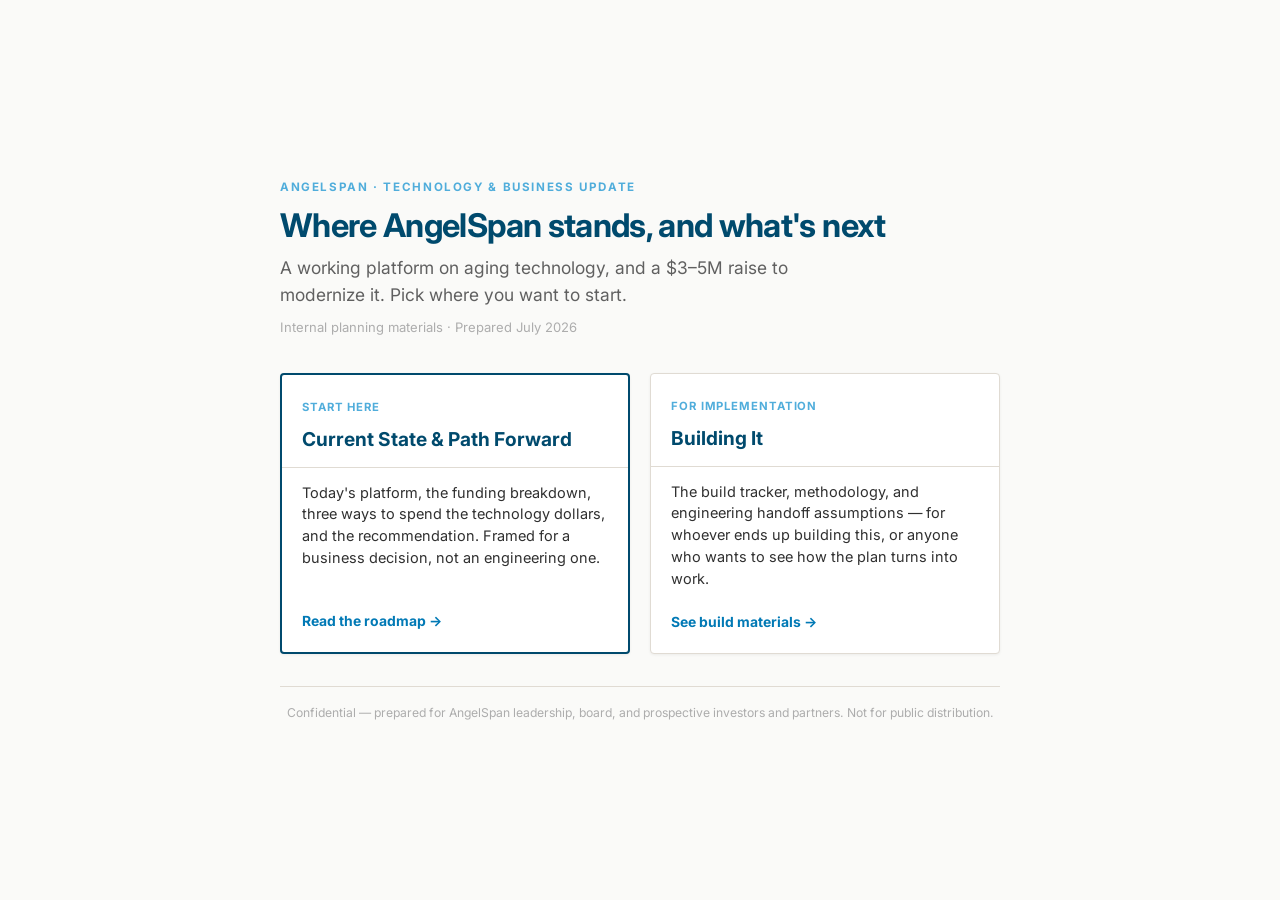
<file: index.html>
<!DOCTYPE html>
<html lang="en">
<head>
<meta charset="UTF-8">
<meta name="viewport" content="width=device-width, initial-scale=1.0">
<title>AngelSpan — Technology &amp; Business Update</title>
<link href="https://fonts.googleapis.com/css2?family=Inter:wght@400;500;600;700;800&display=swap" rel="stylesheet">
<link rel="stylesheet" href="shared.css">
<style>
  * { box-sizing: border-box; margin: 0; padding: 0; }
  :root {
    --color-primary: #004A6D;
    --color-primary-light: #0179B5;
    --color-primary-pale: #50ADDB;
    --color-bg: #FAFAF8;
    --color-surface: #F4F1EC;
    --color-raised: #FFFFFF;
    --color-border: #E0DBD3;
    --color-text: #303030;
    --color-text-secondary: #606060;
    --color-text-disabled: #ADADAD;
    --font-sans: 'Inter', -apple-system, BlinkMacSystemFont, 'Segoe UI', sans-serif;
  }
  @media (prefers-color-scheme: dark) {
    :root {
      --color-bg: #0F1219;
      --color-surface: #181C26;
      --color-raised: #1D2130;
      --color-border: #252B3A;
      --color-text: #E4E8F0;
      --color-text-secondary: #94A0B3;
      --color-text-disabled: #4E5870;
    }
  }
  html { font-size: clamp(14px, 0.5vw + 11px, 18px); -webkit-text-size-adjust: 100%; }
  body {
    font-family: var(--font-sans); background: var(--color-bg); color: var(--color-text);
    font-size: 0.9167rem; line-height: 1.6; min-height: 100vh;
    display: flex; align-items: center; justify-content: center; padding: 60px 24px;
  }

  .wrap { max-width: 720px; width: 100%; }
  .eyebrow { font-size: 0.6667rem; font-weight: 700; text-transform: uppercase; letter-spacing: .14em; color: var(--color-primary-pale); margin-bottom: 10px; }
  h1 { font-size: 1.875rem; font-weight: 700; color: var(--color-primary); letter-spacing: -.02em; line-height: 1.18; margin-bottom: 10px; text-wrap: balance; }
  .lead { font-size: 1rem; color: var(--color-text-secondary); line-height: 1.55; max-width: 560px; margin-bottom: 8px; }
  .hero-meta { font-size: 0.75rem; color: var(--color-text-disabled); margin-bottom: 36px; }

  .chooser { display: grid; grid-template-columns: 1fr 1fr; gap: 20px; }
  .choice-card { background: var(--color-raised); border: 1px solid var(--color-border); border-radius: 4px; box-shadow: 0 1px 3px rgba(0,0,0,0.06); display: flex; flex-direction: column; overflow: hidden; }
  .choice-card.primary { border: 2px solid var(--color-primary); }
  .choice-card .ch { padding: 18px 20px 12px; border-bottom: 1px solid var(--color-border); }
  .choice-card .ch .tag { font-size: 0.65rem; font-weight: 700; text-transform: uppercase; letter-spacing: .08em; color: var(--color-primary-pale); }
  .choice-card .ch h3 { font-size: 1.1rem; font-weight: 700; color: var(--color-primary); margin: 5px 0 0; }
  .choice-card .cb { padding: 14px 20px 6px; font-size: 0.8333rem; color: var(--color-text); line-height: 1.5; flex: 1; }
  .choice-card .cf { padding: 14px 20px 18px; }
  .choice-card .cf a { font-size: 0.8rem; font-weight: 700; color: var(--color-primary-light); text-decoration: none; }
  .choice-card .cf a:hover { text-decoration: underline; }

  .confidential-footer { margin-top: 32px; padding-top: 16px; border-top: 1px solid var(--color-border); font-size: 0.7rem; color: var(--color-text-disabled); text-align: center; }

  @media (max-width: 640px) {
    .chooser { grid-template-columns: 1fr; }
    body { padding: 40px 20px; align-items: flex-start; }
  }
</style>
</head>
<body>
<div class="wrap">
  <div class="eyebrow">AngelSpan · Technology &amp; Business Update</div>
  <h1>Where AngelSpan stands, and what's next</h1>
  <p class="lead">A working platform on aging technology, and a $3–5M raise to modernize it. Pick where you want to start.</p>
  <div class="hero-meta">Internal planning materials · Prepared July 2026</div>

  <div class="chooser">
    <div class="choice-card primary">
      <div class="ch"><span class="tag">Start here</span><h3>Current State &amp; Path Forward</h3></div>
      <div class="cb">Today's platform, the funding breakdown, three ways to spend the technology dollars, and the recommendation. Framed for a business decision, not an engineering one.</div>
      <div class="cf"><a href="roadmap_presentation.html">Read the roadmap →</a></div>
    </div>
    <div class="choice-card">
      <div class="ch"><span class="tag">For implementation</span><h3>Building It</h3></div>
      <div class="cb">The build tracker, methodology, and engineering handoff assumptions — for whoever ends up building this, or anyone who wants to see how the plan turns into work.</div>
      <div class="cf"><a href="prototype_dashboard.html">See build materials →</a></div>
    </div>
  </div>

  <div class="confidential-footer">Confidential — prepared for AngelSpan leadership, board, and prospective investors and partners. Not for public distribution.</div>
</div>
</body>
</html>
</file>
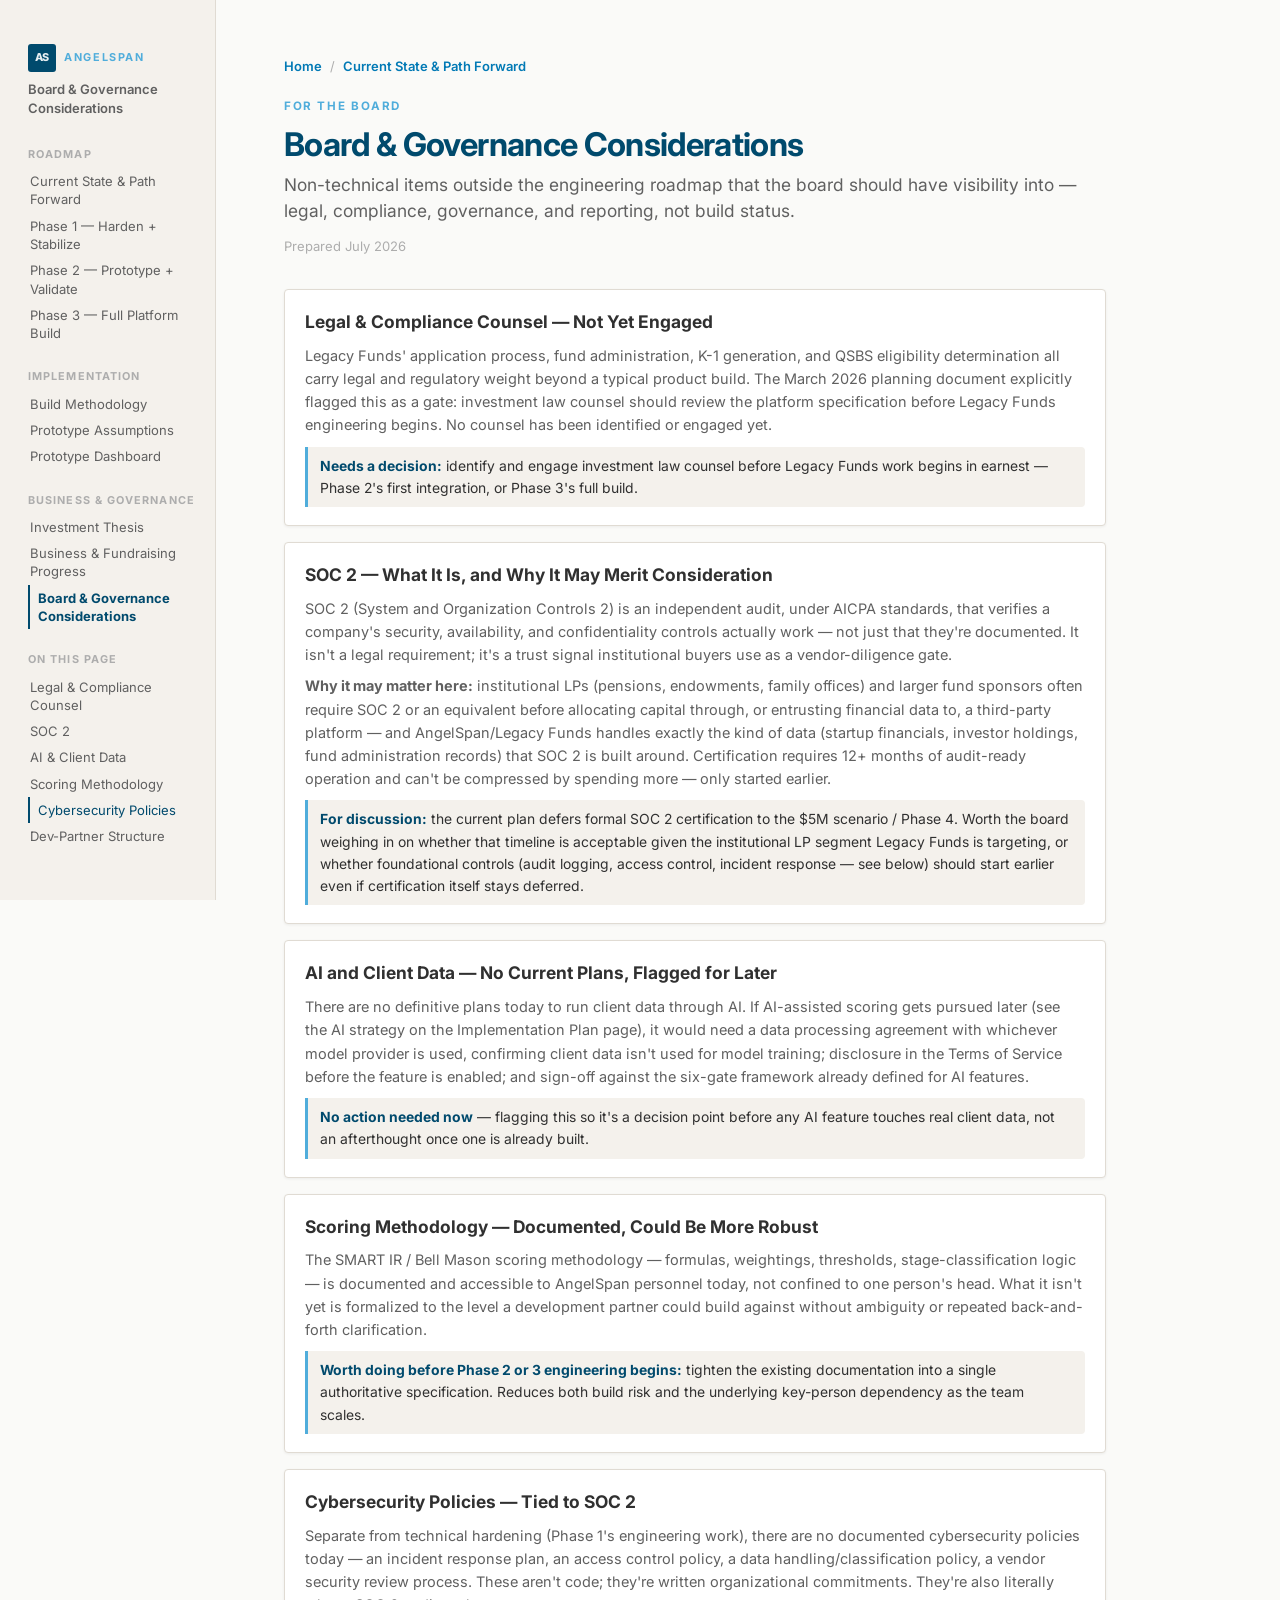
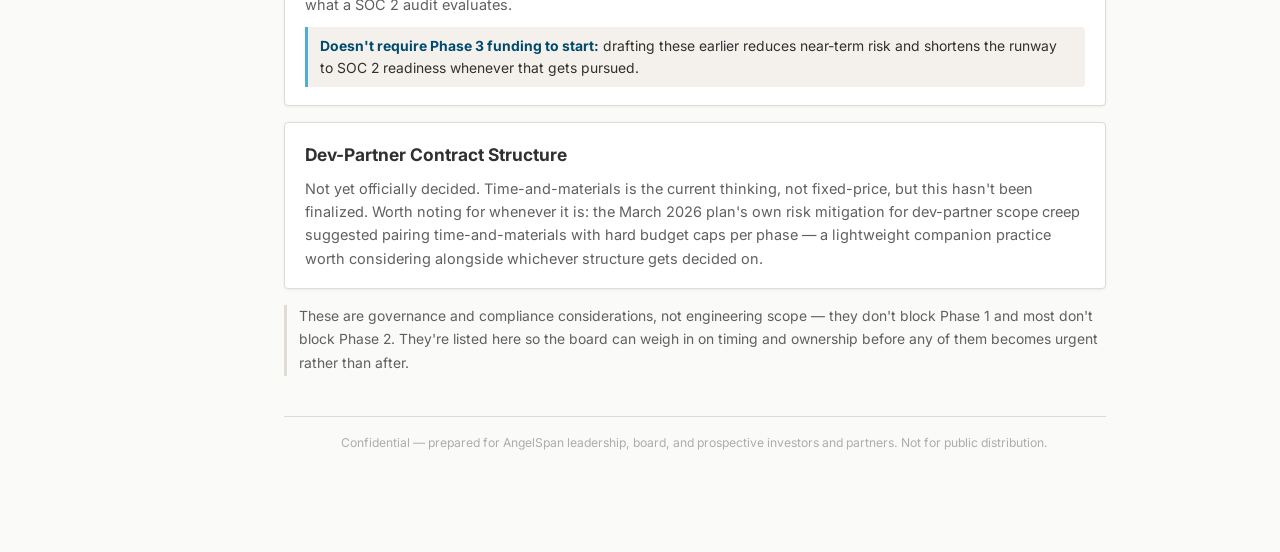
<file: board_considerations.html>
<!DOCTYPE html>
<html lang="en">
<head>
<meta charset="UTF-8">
<meta name="viewport" content="width=device-width, initial-scale=1.0">
<title>AngelSpan — Board &amp; Governance Considerations</title>
<link href="https://fonts.googleapis.com/css2?family=Inter:wght@400;500;600;700&display=swap" rel="stylesheet">
<link rel="stylesheet" href="shared.css">
<style>
  * { box-sizing: border-box; margin: 0; padding: 0; }
  :root {
    --color-primary: #004A6D;
    --color-primary-light: #0179B5;
    --color-primary-pale: #50ADDB;
    --color-bg: #FAFAF8;
    --color-surface: #F4F1EC;
    --color-raised: #FFFFFF;
    --color-border: #E0DBD3;
    --color-text: #303030;
    --color-text-secondary: #606060;
    --color-text-disabled: #ADADAD;
    --color-success: #2A6B3C;
    --color-success-bg: #F4FAF5;
    --color-warning: #FF8000;
    --color-warning-bg: #FFF8F0;
    --font-sans: 'Inter', -apple-system, BlinkMacSystemFont, 'Segoe UI', sans-serif;
  }
  @media (prefers-color-scheme: dark) {
    :root {
      --color-bg: #0F1219;
      --color-surface: #181C26;
      --color-raised: #1D2130;
      --color-border: #252B3A;
      --color-text: #E4E8F0;
      --color-text-secondary: #94A0B3;
      --color-text-disabled: #4E5870;
      --color-success-bg: rgba(42,107,60,.15);
      --color-warning-bg: rgba(255,128,0,.13);
    }
  }
  html { font-size: clamp(14px, 0.5vw + 11px, 18px); -webkit-text-size-adjust: 100%; }
  body { font-family: var(--font-sans); background: var(--color-bg); color: var(--color-text); font-size: 0.9167rem; line-height: 1.6; }

  .layout { display: grid; grid-template-columns: 216px 1fr; min-height: 100vh; }
  .toc { position: sticky; top: 0; height: 100vh; overflow-y: auto; padding: 44px 0 44px 28px; border-right: 1px solid var(--color-border); background: var(--color-surface); }
  .toc-brand { font-size: 0.625rem; font-weight: 700; text-transform: uppercase; letter-spacing: .15em; color: var(--color-primary-pale); margin-bottom: 4px; }
  .toc-title { font-size: 0.75rem; font-weight: 600; color: var(--color-text-secondary); margin-bottom: 28px; line-height: 1.45; max-width: 160px; }
  .toc-group { font-size: 0.625rem; font-weight: 700; text-transform: uppercase; letter-spacing: .1em; color: var(--color-text-disabled); margin: 18px 0 5px; }
  .toc nav a { display: block; font-size: 0.75rem; color: var(--color-text-secondary); text-decoration: none; padding: 4px 12px 4px 0; border-left: 2px solid transparent; line-height: 1.4; transition: color .12s, border-color .12s, padding-left .12s; }
  .toc nav a:hover, .toc nav a.on { color: var(--color-primary); border-left-color: var(--color-primary); padding-left: 8px; }
  .toc-pages { margin-bottom: 22px; }
  .toc-pages a { display: block; font-size: 0.75rem; color: var(--color-text-secondary); text-decoration: none; padding: 4px 12px 4px 0; border-left: 2px solid transparent; line-height: 1.4; transition: color .12s, border-color .12s, padding-left .12s; }
  .toc-pages a:hover { color: var(--color-primary-light); border-left-color: var(--color-primary-light); padding-left: 8px; }
  .toc-pages a.page-active { color: var(--color-primary); font-weight: 700; border-left-color: var(--color-primary); padding-left: 8px; }
  .toc-mark { width: 28px; height: 28px; background: var(--color-primary); border-radius: 3px; display: inline-flex; align-items: center; justify-content: center; flex-shrink: 0; }
  .toc-mark span { color: rgba(255,255,255,.9); font-size: 0.625rem; font-weight: 800; letter-spacing: -.02em; }
  .toc-wordmark { display: flex; align-items: center; gap: 8px; margin-bottom: 8px; text-decoration: none; }
  .toc-wordmark:hover .toc-name { color: var(--color-primary-light); }
  .toc-name { font-size: 0.625rem; font-weight: 700; text-transform: uppercase; letter-spacing: .15em; color: var(--color-primary-pale); }

  .content { padding: 56px 68px 100px; max-width: min(1400px, 90%); }
  .eyebrow { font-size: 0.6667rem; font-weight: 700; text-transform: uppercase; letter-spacing: .14em; color: var(--color-primary-pale); margin-bottom: 10px; }
  h1 { font-size: 1.875rem; font-weight: 700; color: var(--color-primary); letter-spacing: -.02em; line-height: 1.18; margin-bottom: 8px; text-wrap: balance; }
  .subtitle { font-size: 1rem; color: var(--color-text-secondary); margin-bottom: 12px; line-height: 1.5; max-width: min(900px, 100%); }
  .hero-meta { font-size: 0.75rem; color: var(--color-text-disabled); margin-bottom: 32px; }

  .board-item { background: var(--color-raised); border: 1px solid var(--color-border); border-radius: 4px; padding: 18px 20px; margin-bottom: 16px; box-shadow: 0 1px 3px rgba(0,0,0,0.06); }
  .board-item .bi-head { display: flex; align-items: center; justify-content: space-between; gap: 12px; margin-bottom: 8px; flex-wrap: wrap; }
  .board-item h3 { font-size: 1rem; font-weight: 700; color: var(--color-text); }
  .board-item p { font-size: 0.8333rem; color: var(--color-text-secondary); line-height: 1.6; margin-bottom: 8px; }
  .board-item p:last-child { margin-bottom: 0; }
  .board-item .bi-action { font-size: 0.8rem; color: var(--color-text); background: var(--color-surface); border-left: 3px solid var(--color-primary-pale); padding: 8px 12px; border-radius: 0 4px 4px 0; margin-top: 10px; }
  .board-item .bi-action strong { color: var(--color-primary); }


  .caveat { font-size: 0.8rem; color: var(--color-text-secondary); border-left: 3px solid var(--color-border); padding-left: 12px; line-height: 1.7; }
  .confidential-footer { margin-top: 40px; padding-top: 16px; border-top: 1px solid var(--color-border); font-size: 0.7rem; color: var(--color-text-disabled); text-align: center; }

  @media (max-width: 760px) {
    .layout { grid-template-columns: 1fr; }
    .toc { display: none; }
    .content { padding: 32px 24px 64px; max-width: 100%; }
  }
</style>
</head>
<body>
<div class="layout">

<nav class="toc">
  <a href="index.html" class="toc-wordmark" title="Home">
    <div class="toc-mark"><span>AS</span></div>
    <span class="toc-name">AngelSpan</span>
  </a>
  <div class="toc-title">Board &amp; Governance Considerations</div>

  <div class="toc-group">Roadmap</div>
  <div class="toc-pages">
    <a href="roadmap_presentation.html">Current State &amp; Path Forward</a>
    <a href="phase1_harden_stabilize.html">Phase 1 — Harden + Stabilize</a>
    <a href="phase2_prototype_validate.html">Phase 2 — Prototype + Validate</a>
    <a href="phase3_full_build.html">Phase 3 — Full Platform Build</a>
  </div>

  <div class="toc-group">Implementation</div>
  <div class="toc-pages">
    <a href="dashboard_strategy.html">Build Methodology</a>
    <a href="prototype_assumptions.html">Prototype Assumptions</a>
    <a href="prototype_dashboard.html">Prototype Dashboard</a>
  </div>

  <div class="toc-group">Business &amp; Governance</div>
  <div class="toc-pages">
    <a href="investment_thesis.html">Investment Thesis</a>
    <a href="progress_dashboard.html">Business &amp; Fundraising Progress</a>
    <a href="board_considerations.html" class="page-active">Board &amp; Governance Considerations</a>
  </div>

  <nav>
    <div class="toc-group">On This Page</div>
    <a href="#legal">Legal &amp; Compliance Counsel</a>
    <a href="#soc2">SOC 2</a>
    <a href="#ai-data">AI &amp; Client Data</a>
    <a href="#keyperson">Scoring Methodology</a>
    <a href="#cyberpolicy">Cybersecurity Policies</a>
    <a href="#devpartner">Dev-Partner Structure</a>
  </nav>
</nav>

<main class="content">

  <nav class="back-nav">
    <a href="index.html">Home</a>
    <span class="sep">/</span>
    <a href="roadmap_presentation.html">Current State &amp; Path Forward</a>
  </nav>

  <div class="eyebrow">For the Board</div>
  <h1>Board &amp; Governance Considerations</h1>
  <p class="subtitle">Non-technical items outside the engineering roadmap that the board should have visibility into — legal, compliance, governance, and reporting, not build status.</p>
  <div class="hero-meta">Prepared July 2026</div>

  <div class="board-item" id="legal">
    <div class="bi-head"><h3>Legal &amp; Compliance Counsel — Not Yet Engaged</h3></div>
    <p>Legacy Funds' application process, fund administration, K-1 generation, and QSBS eligibility determination all carry legal and regulatory weight beyond a typical product build. The March 2026 planning document explicitly flagged this as a gate: investment law counsel should review the platform specification before Legacy Funds engineering begins. No counsel has been identified or engaged yet.</p>
    <div class="bi-action"><strong>Needs a decision:</strong> identify and engage investment law counsel before Legacy Funds work begins in earnest — Phase 2's first integration, or Phase 3's full build.</div>
  </div>

  <div class="board-item" id="soc2">
    <div class="bi-head"><h3>SOC 2 — What It Is, and Why It May Merit Consideration</h3></div>
    <p>SOC 2 (System and Organization Controls 2) is an independent audit, under AICPA standards, that verifies a company's security, availability, and confidentiality controls actually work — not just that they're documented. It isn't a legal requirement; it's a trust signal institutional buyers use as a vendor-diligence gate.</p>
    <p><strong>Why it may matter here:</strong> institutional LPs (pensions, endowments, family offices) and larger fund sponsors often require SOC 2 or an equivalent before allocating capital through, or entrusting financial data to, a third-party platform — and AngelSpan/Legacy Funds handles exactly the kind of data (startup financials, investor holdings, fund administration records) that SOC 2 is built around. Certification requires 12+ months of audit-ready operation and can't be compressed by spending more — only started earlier.</p>
    <div class="bi-action"><strong>For discussion:</strong> the current plan defers formal SOC 2 certification to the $5M scenario / Phase 4. Worth the board weighing in on whether that timeline is acceptable given the institutional LP segment Legacy Funds is targeting, or whether foundational controls (audit logging, access control, incident response — see below) should start earlier even if certification itself stays deferred.</div>
  </div>

  <div class="board-item" id="ai-data">
    <div class="bi-head"><h3>AI and Client Data — No Current Plans, Flagged for Later</h3></div>
    <p>There are no definitive plans today to run client data through AI. If AI-assisted scoring gets pursued later (see the AI strategy on the Implementation Plan page), it would need a data processing agreement with whichever model provider is used, confirming client data isn't used for model training; disclosure in the Terms of Service before the feature is enabled; and sign-off against the six-gate framework already defined for AI features.</p>
    <div class="bi-action"><strong>No action needed now</strong> — flagging this so it's a decision point before any AI feature touches real client data, not an afterthought once one is already built.</div>
  </div>

  <div class="board-item" id="keyperson">
    <div class="bi-head"><h3>Scoring Methodology — Documented, Could Be More Robust</h3></div>
    <p>The SMART IR / Bell Mason scoring methodology — formulas, weightings, thresholds, stage-classification logic — is documented and accessible to AngelSpan personnel today, not confined to one person's head. What it isn't yet is formalized to the level a development partner could build against without ambiguity or repeated back-and-forth clarification.</p>
    <div class="bi-action"><strong>Worth doing before Phase 2 or 3 engineering begins:</strong> tighten the existing documentation into a single authoritative specification. Reduces both build risk and the underlying key-person dependency as the team scales.</div>
  </div>

  <div class="board-item" id="cyberpolicy">
    <div class="bi-head"><h3>Cybersecurity Policies — Tied to SOC 2</h3></div>
    <p>Separate from technical hardening (Phase 1's engineering work), there are no documented cybersecurity policies today — an incident response plan, an access control policy, a data handling/classification policy, a vendor security review process. These aren't code; they're written organizational commitments. They're also literally what a SOC 2 audit evaluates.</p>
    <div class="bi-action"><strong>Doesn't require Phase 3 funding to start:</strong> drafting these earlier reduces near-term risk and shortens the runway to SOC 2 readiness whenever that gets pursued.</div>
  </div>

  <div class="board-item" id="devpartner">
    <div class="bi-head"><h3>Dev-Partner Contract Structure</h3></div>
    <p>Not yet officially decided. Time-and-materials is the current thinking, not fixed-price, but this hasn't been finalized. Worth noting for whenever it is: the March 2026 plan's own risk mitigation for dev-partner scope creep suggested pairing time-and-materials with hard budget caps per phase — a lightweight companion practice worth considering alongside whichever structure gets decided on.</p>
  </div>

  <div class="caveat">
    <p>These are governance and compliance considerations, not engineering scope — they don't block Phase 1 and most don't block Phase 2. They're listed here so the board can weigh in on timing and ownership before any of them becomes urgent rather than after.</p>
  </div>

  <div class="confidential-footer">Confidential — prepared for AngelSpan leadership, board, and prospective investors and partners. Not for public distribution.</div>

</main>
</div>

<script>
const secs = document.querySelectorAll('.board-item[id]');
const links = document.querySelectorAll('.toc nav a');
const io = new IntersectionObserver(entries => {
  entries.forEach(e => {
    if (e.isIntersecting) {
      links.forEach(l => l.classList.remove('on'));
      const a = document.querySelector(`.toc nav a[href="#${e.target.id}"]`);
      if (a) a.classList.add('on');
    }
  });
}, { rootMargin: '-15% 0px -75% 0px' });
secs.forEach(s => io.observe(s));
</script>
</body>
</html>
</file>
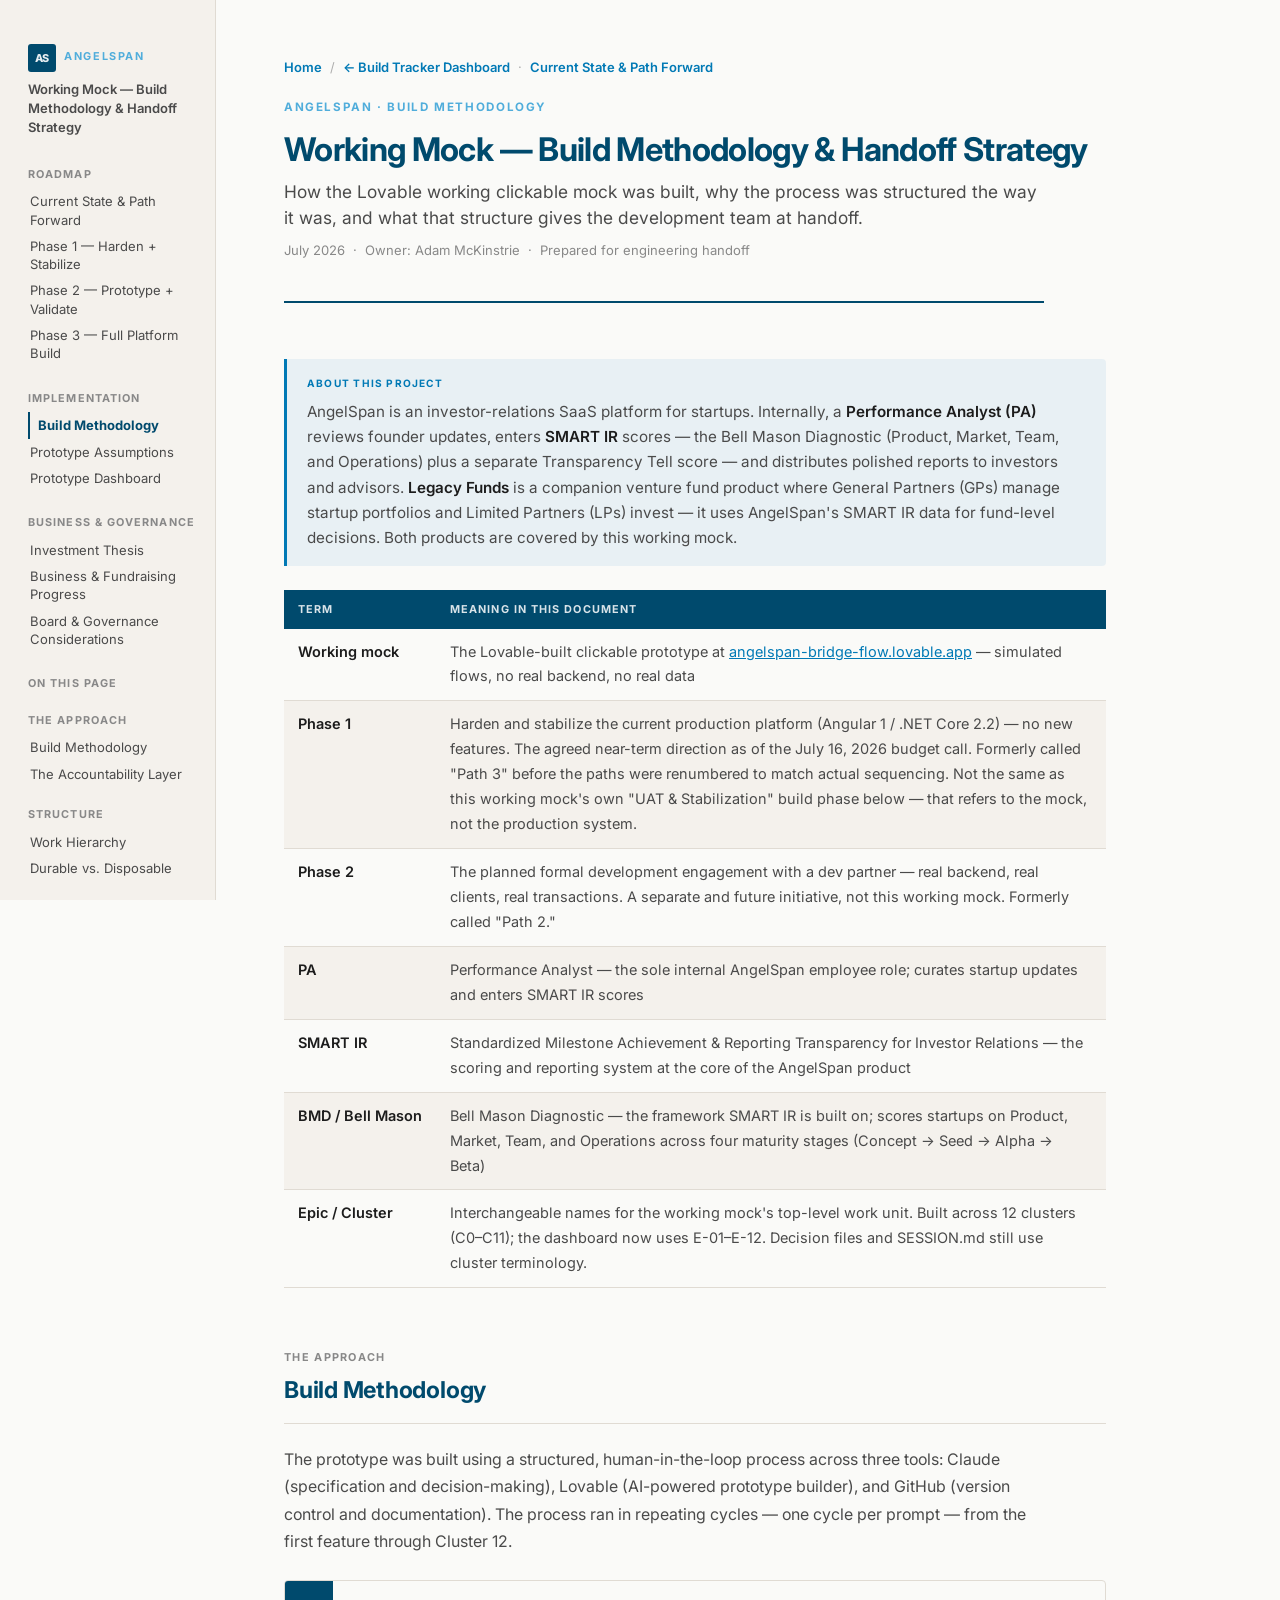
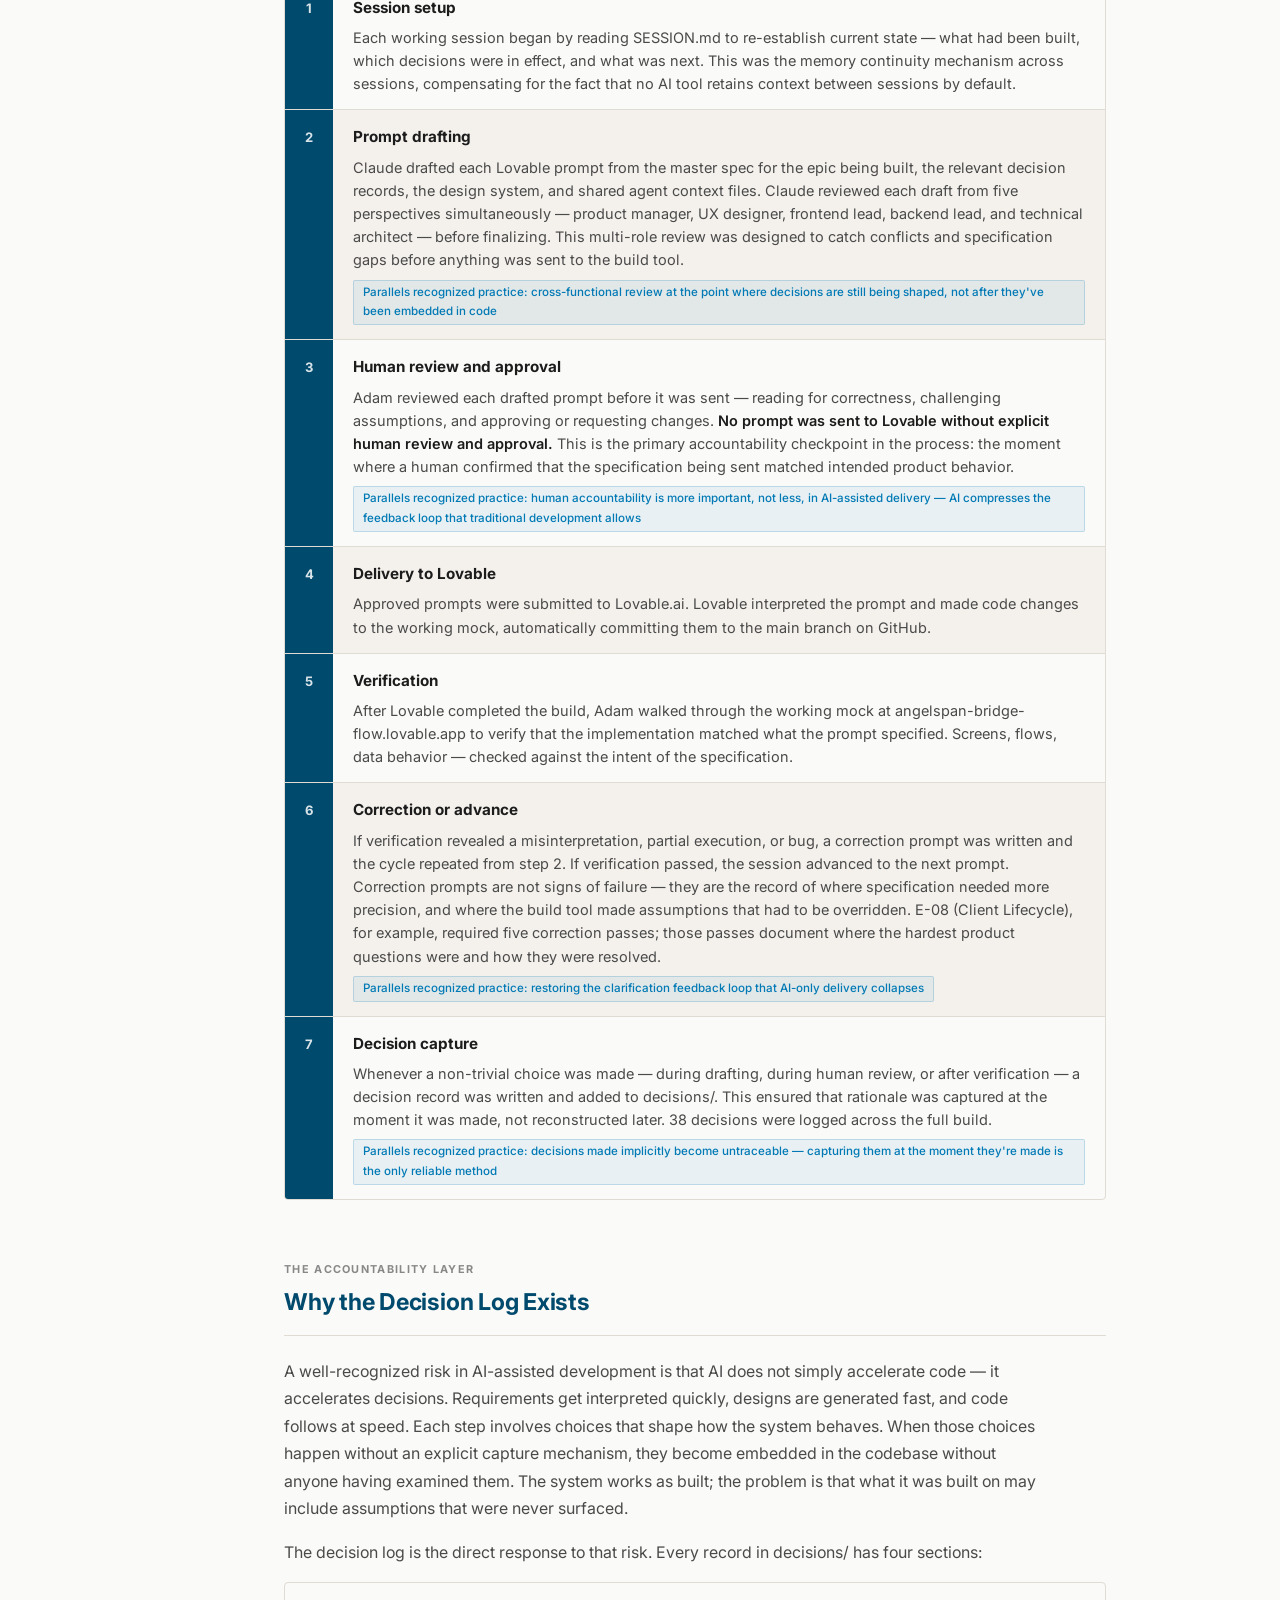
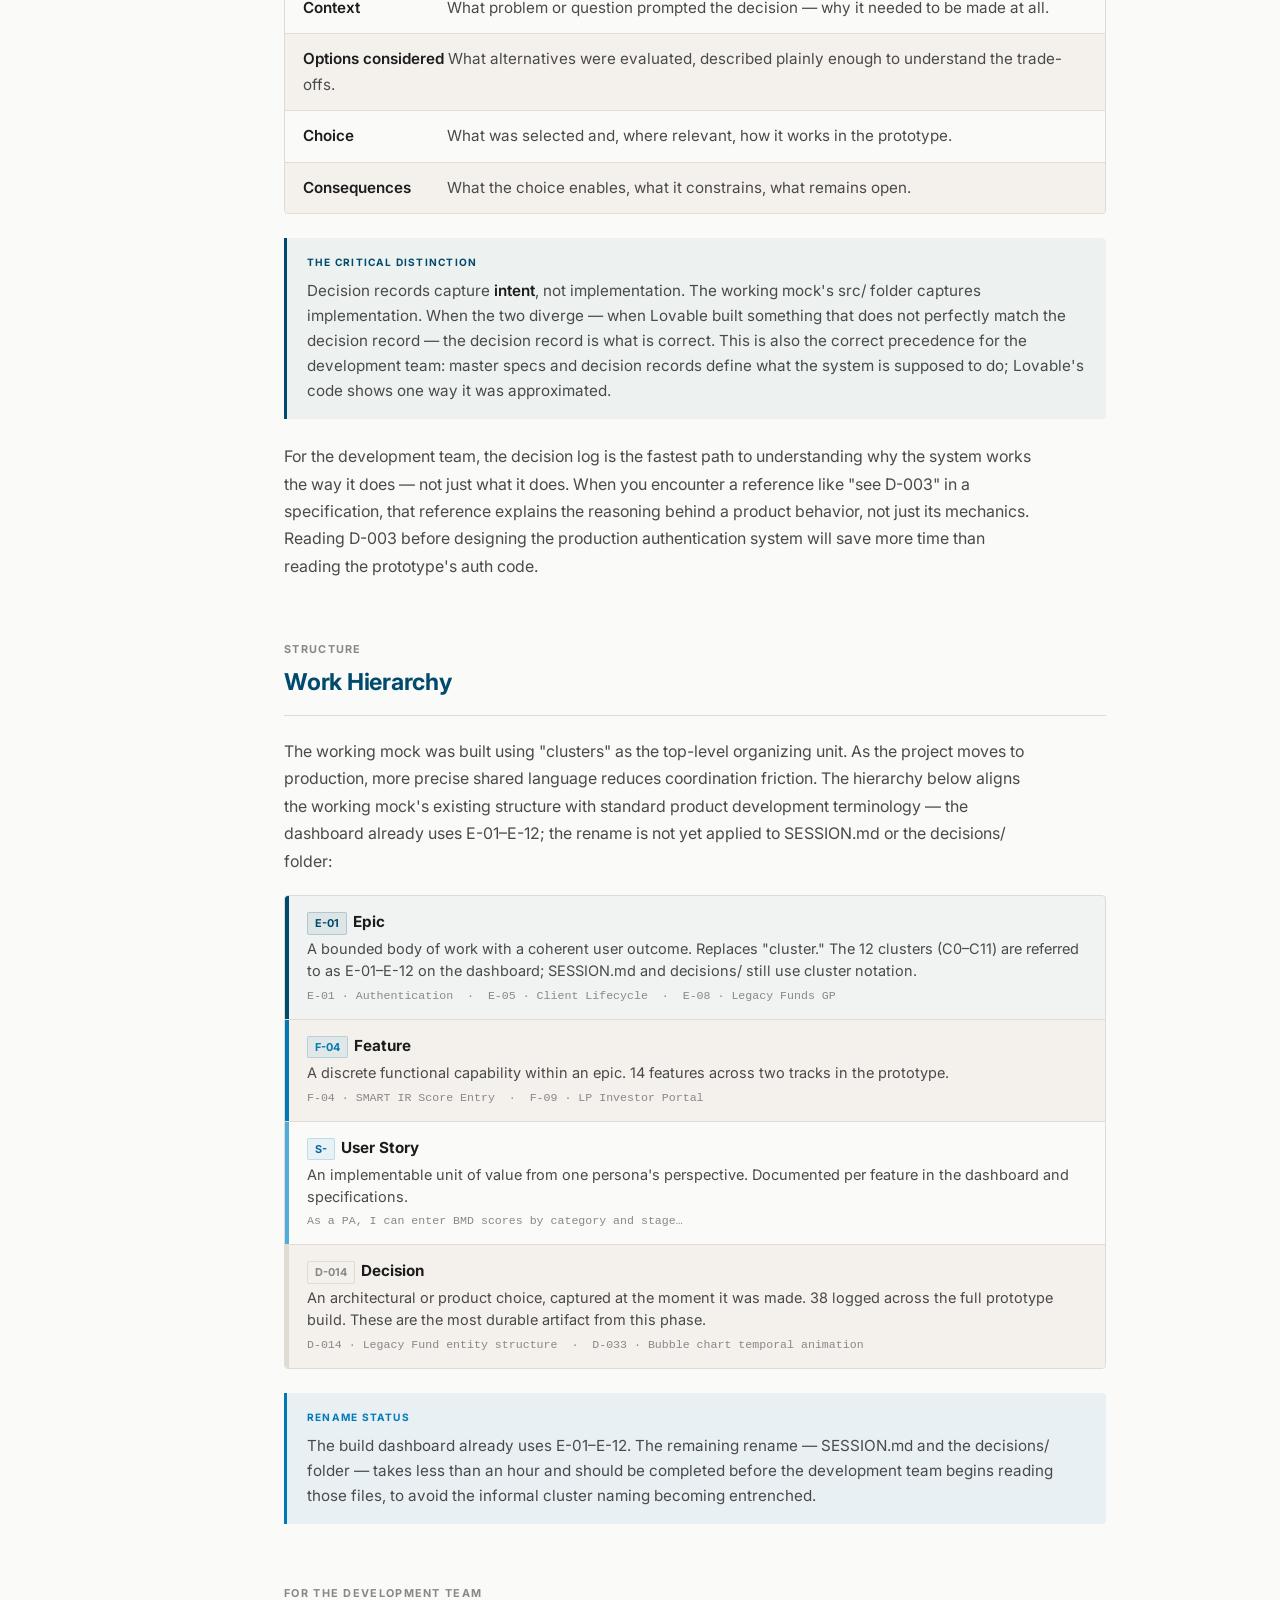
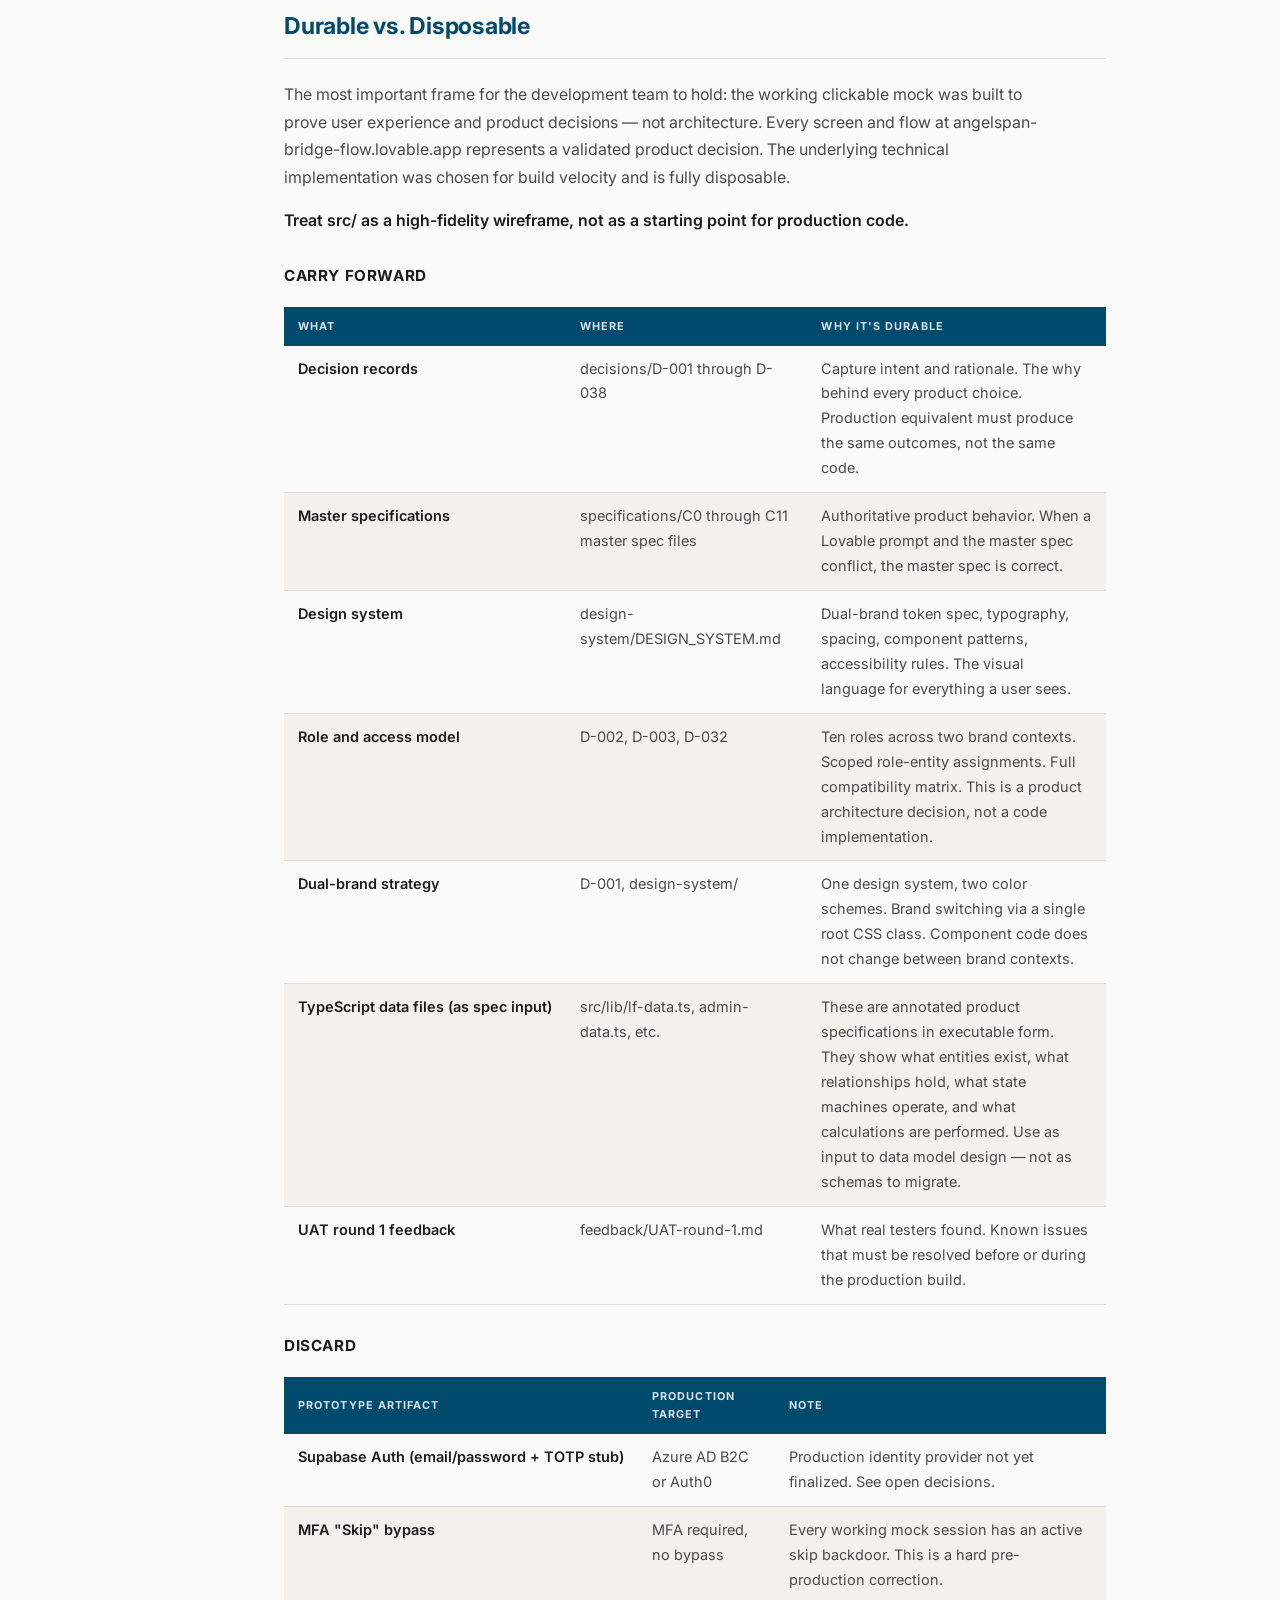
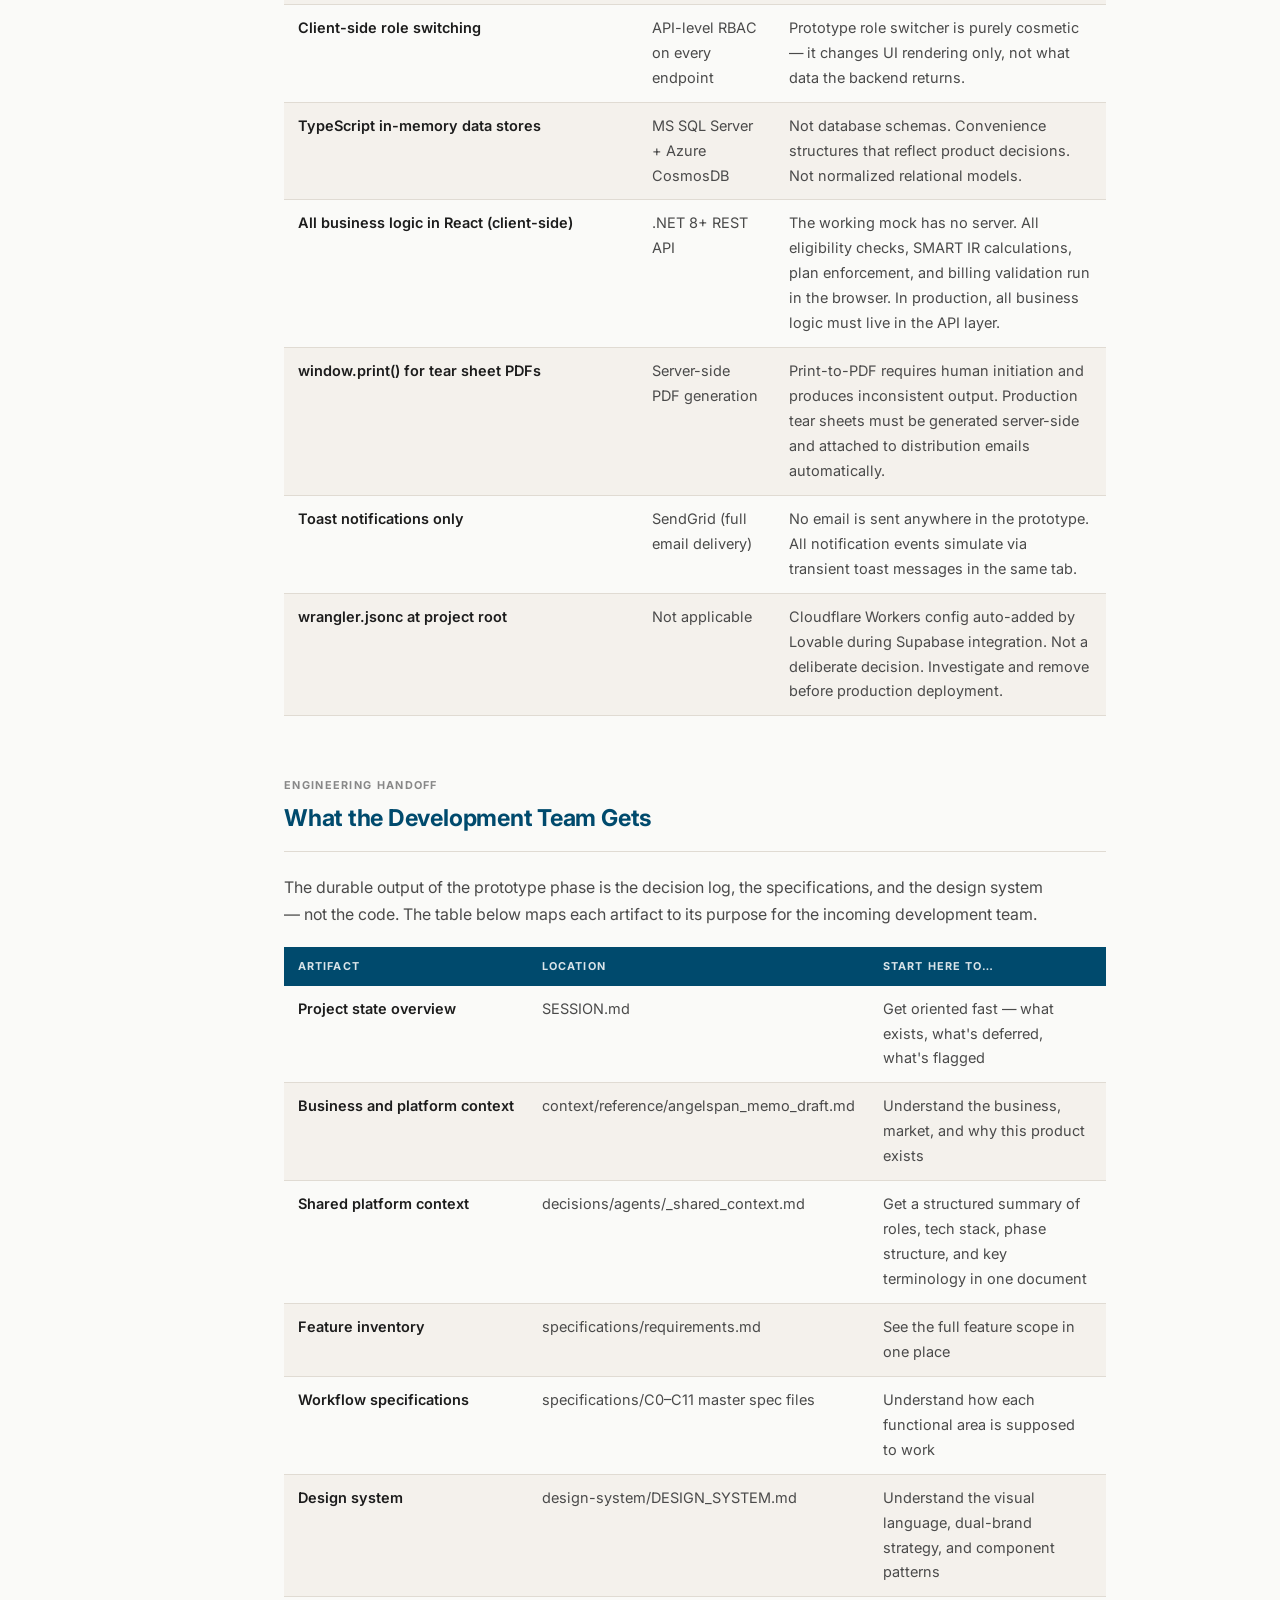
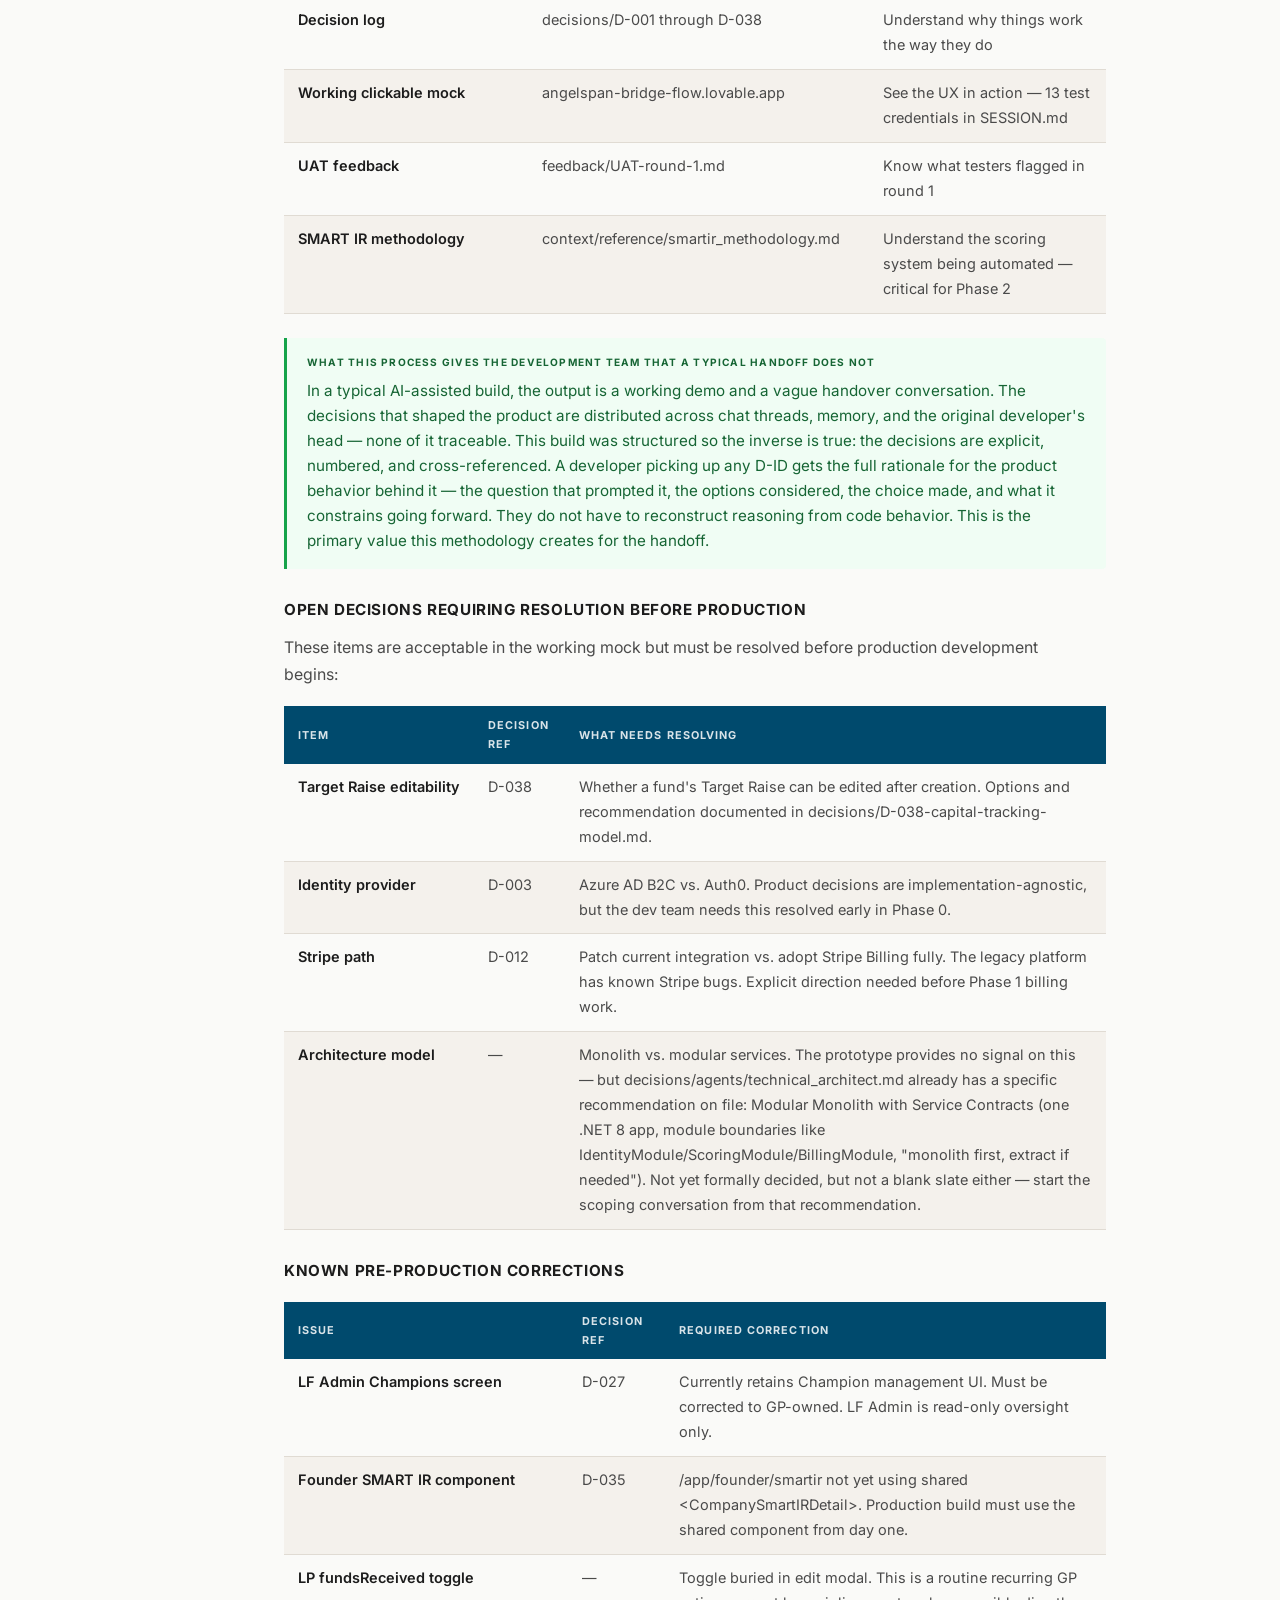
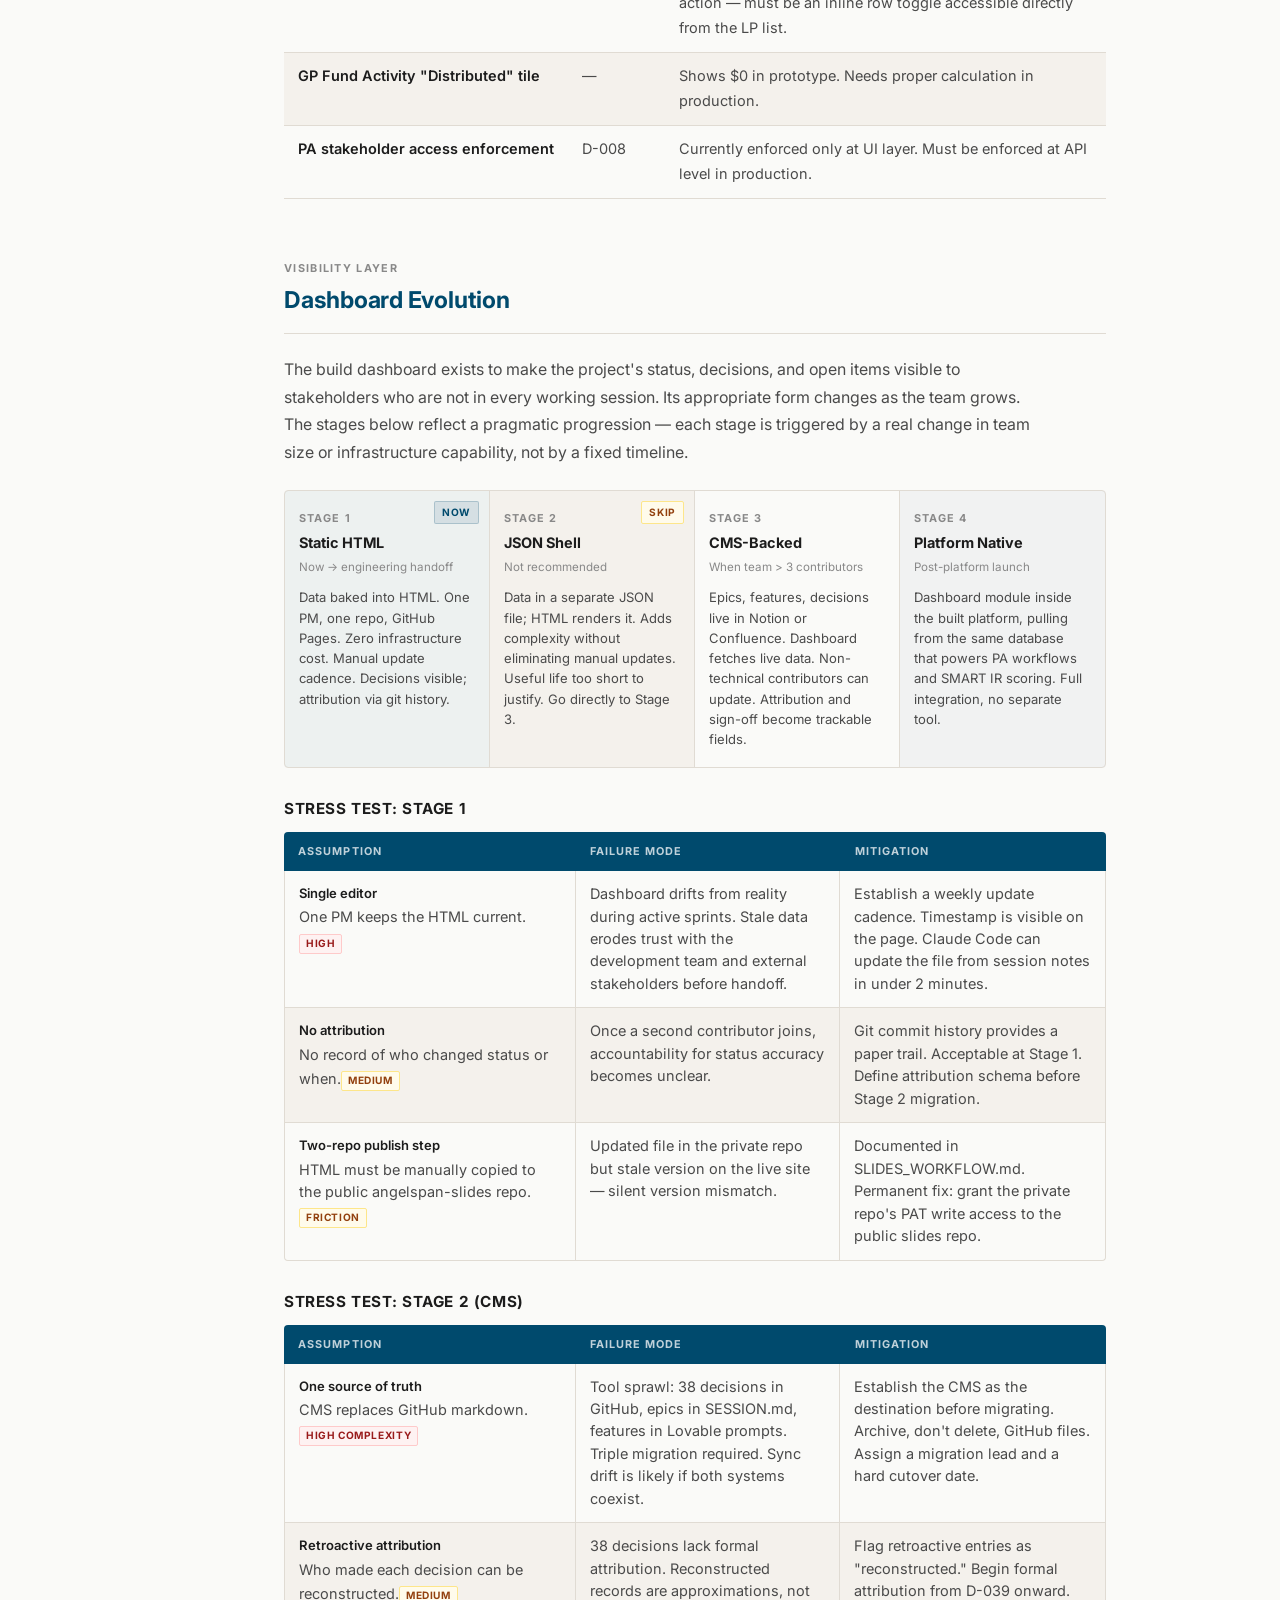
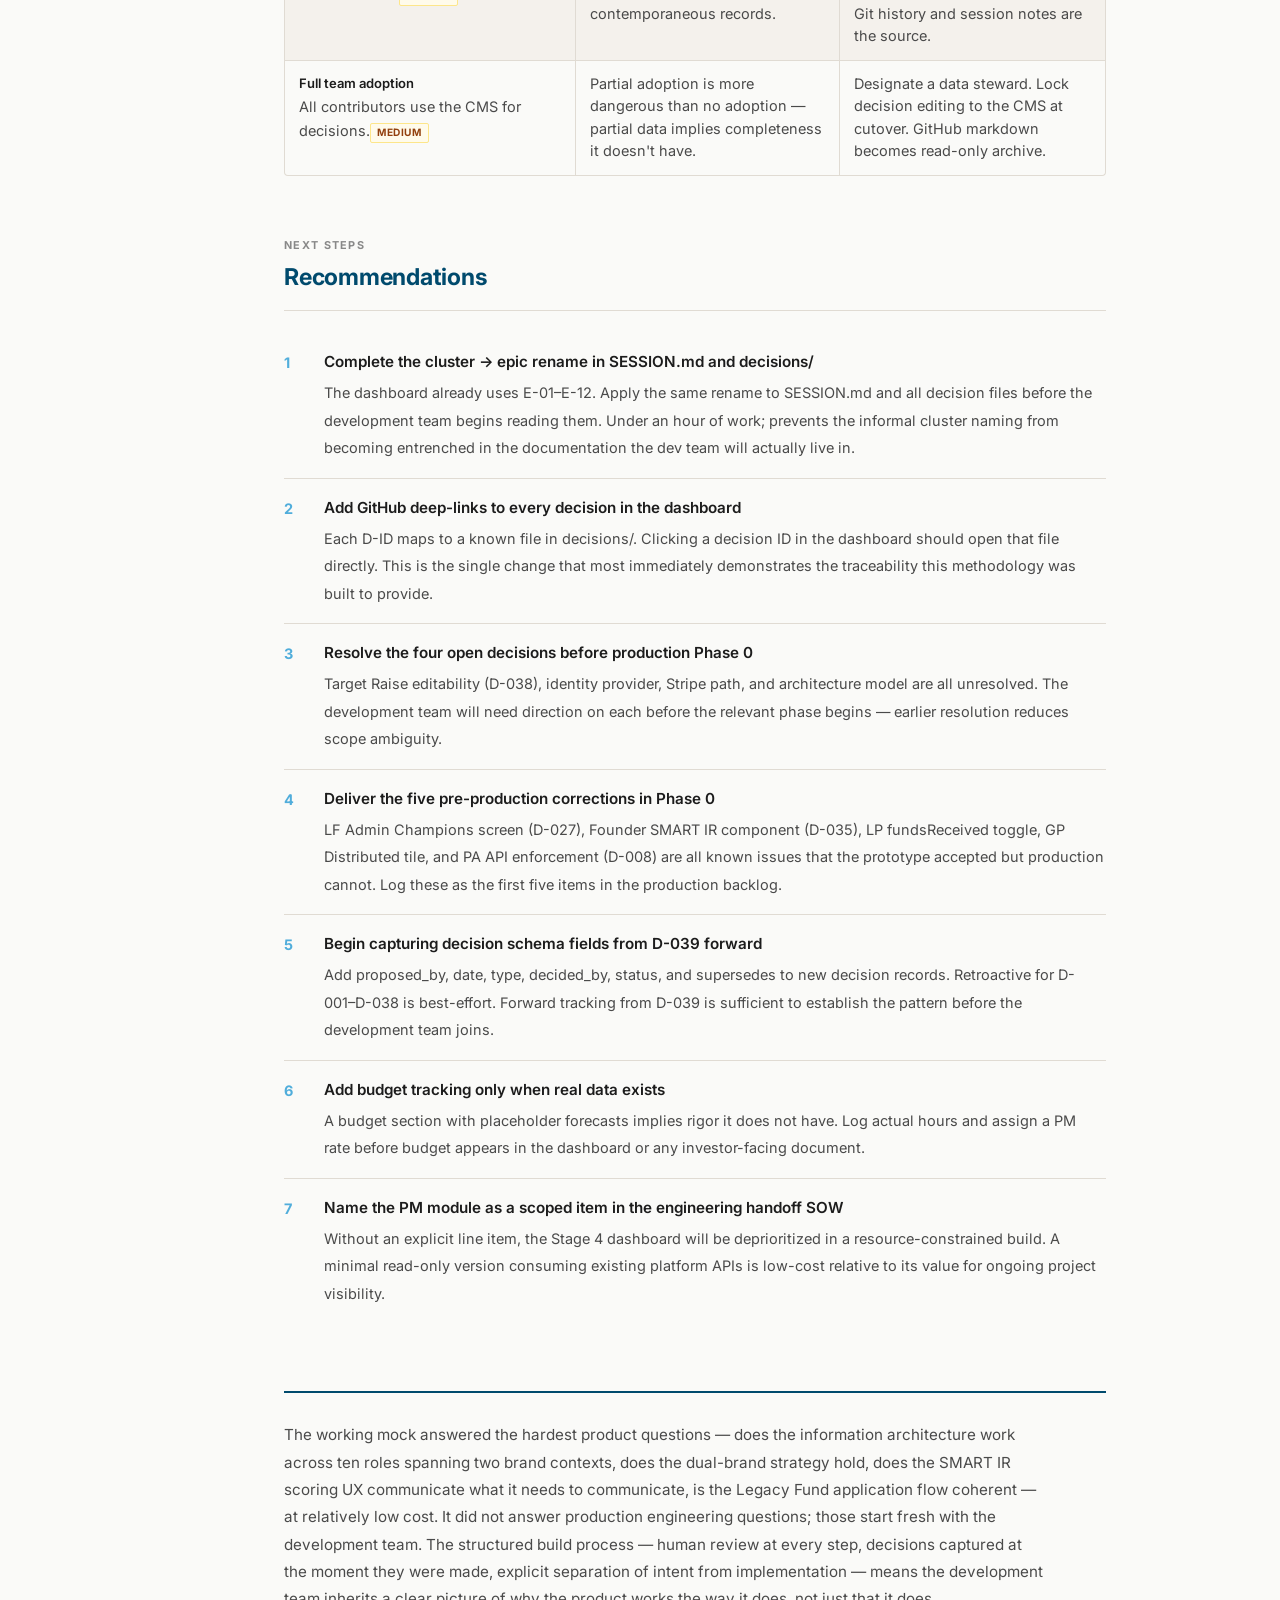
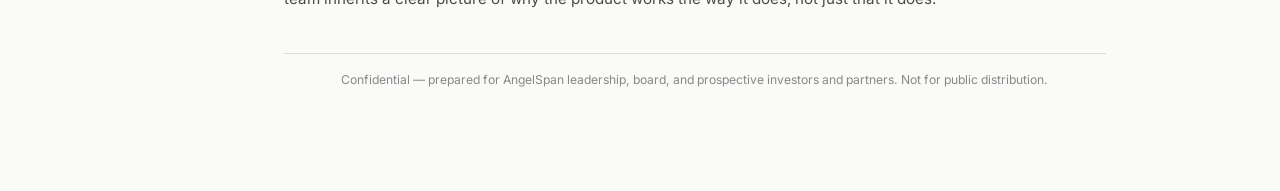
<file: dashboard_strategy.html>
<!DOCTYPE html>
<html lang="en">
<head>
<meta charset="UTF-8">
<meta name="viewport" content="width=device-width, initial-scale=1.0">
<title>AngelSpan — Working Mock Build Methodology & Handoff Strategy</title>
<link href="https://fonts.googleapis.com/css2?family=Inter:wght@400;500;600;700&display=swap" rel="stylesheet">
<link rel="stylesheet" href="shared.css">
<style>
html { font-size: clamp(14px, 0.5vw + 11px, 18px); }
*, *::before, *::after { box-sizing: border-box; margin: 0; padding: 0; }

:root {
  --c-navy:       #004A6D;
  --c-blue:       #0179B5;
  --c-sky:        #50ADDB;
  --c-lf:         #1B3D5F;
  --c-bg:         #FAFAF8;
  --c-surface:    #F4F1EC;
  --c-border:     #E0DBD3;
  --c-text:       #1C1C1C;
  --c-text-2:     #4A4A4A;
  --c-text-3:     #888;
  --c-green:      #166534;
  --c-green-bg:   #F0FDF4;
  --c-green-bd:   #BBF7D0;
  --c-amber:      #92400E;
  --c-amber-bg:   #FFFBEB;
  --c-amber-bd:   #FDE68A;
  --c-red:        #991B1B;
  --c-red-bg:     #FEF2F2;
  --font: 'Inter', -apple-system, BlinkMacSystemFont, 'Segoe UI', Helvetica, Arial, sans-serif;
  --mono: 'SFMono-Regular', 'SF Mono', 'Fira Code', Consolas, monospace;
}

@media (prefers-color-scheme: dark) {
  :root {
    --c-bg:#0F1219; --c-surface:#181C26; --c-border:#252B3A;
    --c-text:#E4E8F0; --c-text-2:#94A0B3; --c-text-3:#4E5870;
  }
}
:root[data-theme="light"] { --c-bg:#FAFAF8; --c-surface:#F4F1EC; --c-border:#E0DBD3; --c-text:#1C1C1C; --c-text-2:#4A4A4A; --c-text-3:#888; }
:root[data-theme="dark"]  { --c-bg:#0F1219; --c-surface:#181C26; --c-border:#252B3A; --c-text:#E4E8F0; --c-text-2:#94A0B3; --c-text-3:#4E5870; }

body { font-family: var(--font); background: var(--c-bg); color: var(--c-text); font-size: 0.9167rem; line-height: 1.72; }

/* Layout */
.layout { display: grid; grid-template-columns: 216px 1fr; min-height: 100vh; }

/* Sidebar */
.toc { position: sticky; top: 0; height: 100vh; overflow-y: auto; padding: 44px 0 44px 28px; border-right: 1px solid var(--c-border); background: var(--c-surface); }
.toc-brand { font-size: 0.625rem; font-weight: 700; text-transform: uppercase; letter-spacing: .15em; color: var(--c-sky); margin-bottom: 4px; }
.toc-mark { width: 28px; height: 28px; background: var(--c-navy); border-radius: 3px; display: inline-flex; align-items: center; justify-content: center; flex-shrink: 0; }
.toc-mark span { color: rgba(255,255,255,.9); font-size: 0.625rem; font-weight: 800; letter-spacing: -.02em; }
.toc-wordmark { display: flex; align-items: center; gap: 8px; margin-bottom: 8px; text-decoration: none; }
.toc-title { font-size: 0.75rem; font-weight: 600; color: var(--c-text-2); margin-bottom: 28px; line-height: 1.45; max-width: 160px; }
.toc-group { font-size: 0.625rem; font-weight: 700; text-transform: uppercase; letter-spacing: .1em; color: var(--c-text-3); margin: 18px 0 5px; }
.toc nav a { display: block; font-size: 0.75rem; color: var(--c-text-2); text-decoration: none; padding: 4px 12px 4px 0; border-left: 2px solid transparent; line-height: 1.4; transition: color .12s, border-color .12s, padding-left .12s; }
.toc nav a:hover, .toc nav a.on { color: var(--c-navy); border-left-color: var(--c-navy); padding-left: 8px; }
.toc-pages { margin-bottom: 22px; }
.toc-pages a { display: block; font-size: 0.75rem; color: var(--c-text-2); text-decoration: none; padding: 4px 12px 4px 0; border-left: 2px solid transparent; line-height: 1.4; transition: color .12s, border-color .12s, padding-left .12s; }
.toc-pages a:hover { color: var(--c-blue); border-left-color: var(--c-blue); padding-left: 8px; }
.toc-pages a.page-active { color: var(--c-navy); font-weight: 700; border-left-color: var(--c-navy); padding-left: 8px; }

/* Content */
.content { padding: 56px 68px 100px; max-width: min(1400px, 90%); }
.eyebrow { font-size: 0.6667rem; font-weight: 700; text-transform: uppercase; letter-spacing: .14em; color: var(--c-sky); margin-bottom: 12px; }
h1 { font-size: 1.875rem; font-weight: 700; color: var(--c-navy); letter-spacing: -.02em; line-height: 1.18; margin-bottom: 10px; text-wrap: balance; }
.subtitle { font-size: 1.0rem; color: var(--c-text-2); margin-bottom: 8px; line-height: 1.5; }
.meta { font-size: 0.75rem; color: var(--c-text-3); padding-bottom: 40px; border-bottom: 2px solid var(--c-navy); margin-bottom: 56px; }

/* Sections */
.sec { margin-top: 60px; scroll-margin-top: 20px; }
.sec-label { font-size: 0.625rem; font-weight: 700; text-transform: uppercase; letter-spacing: .12em; color: var(--c-text-3); margin-bottom: 4px; }
.sec h2 { font-size: 1.3333rem; font-weight: 700; color: var(--c-navy); border-bottom: 1px solid var(--c-border); padding-bottom: 12px; margin-bottom: 22px; letter-spacing: -.01em; }
.sec h3 { font-size: 0.875rem; font-weight: 700; color: var(--c-text); margin: 28px 0 10px; text-transform: uppercase; letter-spacing: .04em; }
p { color: var(--c-text-2); margin-bottom: 16px; max-width: 760px; }
p:last-child { margin-bottom: 0; }
strong { color: var(--c-text); font-weight: 600; }

/* Callouts */
.box { border-left: 3px solid; padding: 16px 20px; border-radius: 0 4px 4px 0; margin: 24px 0; font-size: 0.875rem; line-height: 1.65; }
.box .lbl { font-size: 0.5833rem; font-weight: 700; text-transform: uppercase; letter-spacing: .12em; display: block; margin-bottom: 7px; }
.box.blue  { border-color: var(--c-blue); background: rgba(1,121,181,.07); color: var(--c-text-2); }
.box.blue .lbl { color: var(--c-blue); }
.box.green { border-color: #16A34A; background: var(--c-green-bg); color: var(--c-green); }
.box.green .lbl { color: var(--c-green); }
.box.amber { border-color: #D97706; background: var(--c-amber-bg); color: var(--c-amber); }
.box.amber .lbl { color: var(--c-amber); }
.box.navy  { border-color: var(--c-navy); background: rgba(0,74,109,.05); color: var(--c-text-2); }
.box.navy .lbl { color: var(--c-navy); }

/* Workflow steps */
.workflow { border: 1px solid var(--c-border); border-radius: 4px; overflow: hidden; margin: 24px 0; }
.wf-step { display: grid; grid-template-columns: 48px 1fr; border-bottom: 1px solid var(--c-border); }
.wf-step:last-child { border-bottom: none; }
.wf-step:nth-child(even) { background: var(--c-surface); }
.wf-num { background: var(--c-navy); color: rgba(255,255,255,.85); font-size: 0.75rem; font-weight: 700; display: flex; align-items: flex-start; justify-content: center; padding-top: 16px; flex-shrink: 0; }
.wf-body { padding: 14px 20px; }
.wf-title { font-size: 0.875rem; font-weight: 700; color: var(--c-text); margin-bottom: 5px; }
.wf-desc { font-size: 0.8333rem; color: var(--c-text-2); line-height: 1.6; }
.wf-note { display: inline-block; font-size: 0.6667rem; color: var(--c-blue); background: rgba(1,121,181,.07); border: 1px solid rgba(1,121,181,.2); padding: 2px 9px; border-radius: 2px; margin-top: 8px; font-weight: 500; }

/* Hierarchy */
.hier { border: 1px solid var(--c-border); border-radius: 4px; overflow: hidden; margin: 20px 0; }
.hr { display: flex; gap: 0; border-bottom: 1px solid var(--c-border); }
.hr:last-child { border-bottom: none; }
.hr:nth-child(even) { background: var(--c-surface); }
.hr-bar { width: 4px; flex-shrink: 0; }
.hr-body { padding: 13px 18px; flex: 1; }
.hr-name { font-size: 0.875rem; font-weight: 700; color: var(--c-text); margin-bottom: 3px; }
.hr-sub { font-size: 0.8333rem; color: var(--c-text-2); line-height: 1.5; margin-bottom: 4px; }
.hr-ex { font-family: var(--mono); font-size: 0.6667rem; color: var(--c-text-3); }
.pid { display: inline-block; font-size: 0.625rem; font-weight: 700; padding: 1px 7px; border-radius: 2px; margin-right: 6px; }
.pid-e { background: rgba(0,74,109,.08); color: var(--c-navy); border: 1px solid rgba(0,74,109,.2); }
.pid-f { background: rgba(1,121,181,.08); color: var(--c-blue); border: 1px solid rgba(1,121,181,.2); }
.pid-s { background: rgba(80,173,219,.1); color: #0369A1; border: 1px solid rgba(80,173,219,.3); }
.pid-d { background: var(--c-surface); color: var(--c-text-3); border: 1px solid var(--c-border); }

/* Dashboard evolution */
.stages { display: grid; grid-template-columns: repeat(4,1fr); border: 1px solid var(--c-border); border-radius: 4px; overflow: hidden; margin: 24px 0; }
.st { padding: 18px 14px; border-right: 1px solid var(--c-border); position: relative; }
.st:last-child { border-right: none; }
.st.now { background: rgba(0,74,109,.05); }
.st-n { font-size: 0.625rem; font-weight: 700; text-transform: uppercase; letter-spacing: .1em; color: var(--c-text-3); margin-bottom: 6px; }
.st-name { font-size: 0.8333rem; font-weight: 700; color: var(--c-text); margin-bottom: 5px; line-height: 1.3; }
.st-when { font-size: 0.6667rem; color: var(--c-text-3); margin-bottom: 10px; }
.st-desc { font-size: 0.75rem; color: var(--c-text-2); line-height: 1.55; }
.st-badge { position: absolute; top: 10px; right: 10px; font-size: 0.5833rem; font-weight: 700; text-transform: uppercase; letter-spacing: .06em; padding: 2px 7px; border-radius: 2px; }
.b-now  { background: rgba(0,74,109,.1); color: var(--c-navy); border: 1px solid rgba(0,74,109,.2); }
.b-skip { background: var(--c-amber-bg); color: var(--c-amber); border: 1px solid var(--c-amber-bd); }

/* Tables */
table { width: 100%; border-collapse: collapse; font-size: 0.8333rem; margin: 18px 0; display: block; overflow-x: auto; }
table td, table th { overflow-wrap: break-word; }
table th:first-child, table td:first-child { white-space: nowrap; width: 1%; }
thead th { background: var(--c-navy); color: rgba(255,255,255,.85); text-align: left; padding: 10px 14px; font-size: 0.625rem; font-weight: 700; text-transform: uppercase; letter-spacing: .1em; }
tbody tr { border-bottom: 1px solid var(--c-border); }
tbody tr:nth-child(even) { background: var(--c-surface); }
tbody td { padding: 11px 14px; color: var(--c-text-2); vertical-align: top; }
tbody td:first-child { font-weight: 600; color: var(--c-text); }
tbody tr:last-child td { border-bottom: none; }

/* Stress table */
.stress-hd { display: grid; grid-template-columns: 1.1fr 1fr 1fr; background: var(--c-navy); border-radius: 4px 4px 0 0; }
.stress-hd div { font-size: 0.625rem; font-weight: 700; text-transform: uppercase; letter-spacing: .1em; color: rgba(255,255,255,.75); padding: 10px 14px; }
.stress-body { border: 1px solid var(--c-border); border-top: none; border-radius: 0 0 4px 4px; overflow: hidden; margin-bottom: 28px; }
.sr { display: grid; grid-template-columns: 1.1fr 1fr 1fr; border-bottom: 1px solid var(--c-border); }
.sr:last-child { border-bottom: none; }
.sr:nth-child(even) { background: var(--c-surface); }
.sc { padding: 12px 14px; font-size: 0.8333rem; color: var(--c-text-2); border-right: 1px solid var(--c-border); line-height: 1.55; }
.sc:last-child { border-right: none; }
.sc strong { font-size: 0.75rem; color: var(--c-text); display: block; margin-bottom: 3px; }
.sev { font-size: 0.5833rem; font-weight: 700; text-transform: uppercase; letter-spacing: .06em; padding: 1px 6px; border-radius: 2px; display: inline-block; margin-top: 5px; }
.sev-h { background: var(--c-red-bg); color: var(--c-red); border: 1px solid #FECACA; }
.sev-m { background: var(--c-amber-bg); color: var(--c-amber); border: 1px solid var(--c-amber-bd); }
.sev-l { background: var(--c-green-bg); color: var(--c-green); border: 1px solid var(--c-green-bd); }

/* Tag */
.tag { display: inline-block; font-size: 0.5833rem; font-weight: 700; text-transform: uppercase; letter-spacing: .05em; padding: 2px 7px; border-radius: 2px; margin-right: 3px; }
.t-now { background: rgba(0,74,109,.08); color: var(--c-navy); border: 1px solid rgba(0,74,109,.2); }
.t-s3  { background: var(--c-amber-bg); color: var(--c-amber); border: 1px solid var(--c-amber-bd); }
.t-s4  { background: rgba(27,61,95,.07); color: var(--c-lf); border: 1px solid rgba(27,61,95,.2); }

/* Recs */
.recs { list-style: none; margin: 20px 0; }
.recs li { display: flex; gap: 18px; padding: 16px 0; border-bottom: 1px solid var(--c-border); align-items: flex-start; }
.recs li:last-child { border-bottom: none; }
.rn { font-size: 0.8333rem; font-weight: 700; color: var(--c-sky); min-width: 22px; padding-top: 2px; }
.rb strong { display: block; font-size: 0.875rem; color: var(--c-text); margin-bottom: 4px; }
.rb span { font-size: 0.8333rem; color: var(--c-text-2); line-height: 1.65; }

/* Closing rule */
.closing { border-top: 2px solid var(--c-navy); margin-top: 68px; padding-top: 28px; }
.confidential-footer { margin-top: 40px; padding-top: 16px; border-top: 1px solid var(--c-border); font-size: 0.7rem; color: var(--c-text-3); text-align: center; }
.closing p { font-size: 0.875rem; color: var(--c-text-2); line-height: 1.8; }

@media (max-width: 760px) {
  .layout { grid-template-columns: 1fr; }
  .toc { display: none; }
  .content { padding: 32px 24px 64px; max-width: 100%; }
  .stages { grid-template-columns: 1fr 1fr; }
  .stress-hd { display: none; }
  .sr { grid-template-columns: 1fr; }
  .sr > div { padding: 10px 14px; border-bottom: 1px solid var(--c-border); min-width: 0; overflow-wrap: break-word; }
  .sr > div:last-child { border-bottom: none; }
  table { table-layout: auto; font-size: 0.75rem; }
  .wf-step { grid-template-columns: 36px 1fr; }
}
</style>
</head>
<body>
<div class="layout">

<!-- TOC -->
<nav class="toc">
  <a href="index.html" title="Home" class="toc-wordmark">
    <div class="toc-mark"><span>AS</span></div>
    <div class="toc-brand">AngelSpan</div>
  </a>
  <div class="toc-title">Working Mock — Build Methodology &amp; Handoff Strategy</div>

  <div class="toc-group">Roadmap</div>
  <div class="toc-pages">
    <a href="roadmap_presentation.html">Current State &amp; Path Forward</a>
    <a href="phase1_harden_stabilize.html">Phase 1 — Harden + Stabilize</a>
    <a href="phase2_prototype_validate.html">Phase 2 — Prototype + Validate</a>
    <a href="phase3_full_build.html">Phase 3 — Full Platform Build</a>
  </div>

  <div class="toc-group">Implementation</div>
  <div class="toc-pages">
    <a href="dashboard_strategy.html" class="page-active">Build Methodology</a>
    <a href="prototype_assumptions.html">Prototype Assumptions</a>
    <a href="prototype_dashboard.html">Prototype Dashboard</a>
  </div>

  <div class="toc-group">Business &amp; Governance</div>
  <div class="toc-pages">
    <a href="investment_thesis.html">Investment Thesis</a>
    <a href="progress_dashboard.html">Business &amp; Fundraising Progress</a>
    <a href="board_considerations.html">Board &amp; Governance Considerations</a>
  </div>

  <nav>
    <div class="toc-group">On This Page</div>
    <div class="toc-group">The Approach</div>
    <a href="#methodology">Build Methodology</a>
    <a href="#accountability">The Accountability Layer</a>
    <div class="toc-group">Structure</div>
    <a href="#hierarchy">Work Hierarchy</a>
    <a href="#durable">Durable vs. Disposable</a>
    <div class="toc-group">Handoff</div>
    <a href="#handoff">What the Dev Team Gets</a>
    <a href="#dashboard">Dashboard Evolution</a>
    <div class="toc-group">Stress Test</div>
    <a href="#st1">Stage 1</a>
    <a href="#st2">Stage 2</a>
    <div class="toc-group">Next Steps</div>
    <a href="#recs">Recommendations</a>
  </nav>
</nav>

<main class="content">

  <nav class="back-nav">
    <a href="index.html">Home</a>
    <span class="sep">/</span>
    <a href="prototype_dashboard.html">← Build Tracker Dashboard</a>
    <span class="sep">·</span>
    <a href="roadmap_presentation.html">Current State &amp; Path Forward</a>
  </nav>

  <div class="eyebrow">AngelSpan · Build Methodology</div>
  <h1>Working Mock — Build Methodology &amp; Handoff Strategy</h1>
  <p class="subtitle">How the Lovable working clickable mock was built, why the process was structured the way it was, and what that structure gives the development team at handoff.</p>
  <p class="meta">July 2026 &nbsp;·&nbsp; Owner: Adam McKinstrie &nbsp;·&nbsp; Prepared for engineering handoff</p>
  <div class="box blue" style="margin-top:24px;">
    <span class="lbl">About this project</span>
    AngelSpan is an investor-relations SaaS platform for startups. Internally, a <strong>Performance Analyst (PA)</strong> reviews founder updates, enters <strong>SMART IR</strong> scores — the Bell Mason Diagnostic (Product, Market, Team, and Operations) plus a separate Transparency Tell score — and distributes polished reports to investors and advisors. <strong>Legacy Funds</strong> is a companion venture fund product where General Partners (GPs) manage startup portfolios and Limited Partners (LPs) invest — it uses AngelSpan's SMART IR data for fund-level decisions. Both products are covered by this working mock.
  </div>

  <div style="margin-top:16px;margin-bottom:0;">
    <table style="margin:0;">
      <thead><tr><th>Term</th><th>Meaning in this document</th></tr></thead>
      <tbody>
        <tr><td>Working mock</td><td>The Lovable-built clickable prototype at <a href="https://angelspan-bridge-flow.lovable.app" target="_blank" style="color:var(--c-blue);">angelspan-bridge-flow.lovable.app</a> — simulated flows, no real backend, no real data</td></tr>
        <tr><td>Phase 1</td><td>Harden and stabilize the current production platform (Angular 1 / .NET Core 2.2) — no new features. The agreed near-term direction as of the July 16, 2026 budget call. Formerly called "Path 3" before the paths were renumbered to match actual sequencing. Not the same as this working mock's own "UAT & Stabilization" build phase below — that refers to the mock, not the production system.</td></tr>
        <tr><td>Phase 2</td><td>The planned formal development engagement with a dev partner — real backend, real clients, real transactions. A separate and future initiative, not this working mock. Formerly called "Path 2."</td></tr>
        <tr><td>PA</td><td>Performance Analyst — the sole internal AngelSpan employee role; curates startup updates and enters SMART IR scores</td></tr>
        <tr><td>SMART IR</td><td>Standardized Milestone Achievement &amp; Reporting Transparency for Investor Relations — the scoring and reporting system at the core of the AngelSpan product</td></tr>
        <tr><td>BMD / Bell Mason</td><td>Bell Mason Diagnostic — the framework SMART IR is built on; scores startups on Product, Market, Team, and Operations across four maturity stages (Concept → Seed → Alpha → Beta)</td></tr>
        <tr><td>Epic / Cluster</td><td>Interchangeable names for the working mock's top-level work unit. Built across 12 clusters (C0–C11); the dashboard now uses E-01–E-12. Decision files and SESSION.md still use cluster terminology.</td></tr>
      </tbody>
    </table>
  </div>


  <!-- Methodology -->
  <section class="sec" id="methodology">
    <div class="sec-label">The Approach</div>
    <h2>Build Methodology</h2>

    <p>The prototype was built using a structured, human-in-the-loop process across three tools: Claude (specification and decision-making), Lovable (AI-powered prototype builder), and GitHub (version control and documentation). The process ran in repeating cycles — one cycle per prompt — from the first feature through Cluster 12.</p>

    <div class="workflow">
      <div class="wf-step">
        <div class="wf-num">1</div>
        <div class="wf-body">
          <div class="wf-title">Session setup</div>
          <div class="wf-desc">Each working session began by reading SESSION.md to re-establish current state — what had been built, which decisions were in effect, and what was next. This was the memory continuity mechanism across sessions, compensating for the fact that no AI tool retains context between sessions by default.</div>
        </div>
      </div>
      <div class="wf-step">
        <div class="wf-num">2</div>
        <div class="wf-body">
          <div class="wf-title">Prompt drafting</div>
          <div class="wf-desc">Claude drafted each Lovable prompt from the master spec for the epic being built, the relevant decision records, the design system, and shared agent context files. Claude reviewed each draft from five perspectives simultaneously — product manager, UX designer, frontend lead, backend lead, and technical architect — before finalizing. This multi-role review was designed to catch conflicts and specification gaps before anything was sent to the build tool.</div>
          <div class="wf-note">Parallels recognized practice: cross-functional review at the point where decisions are still being shaped, not after they've been embedded in code</div>
        </div>
      </div>
      <div class="wf-step">
        <div class="wf-num">3</div>
        <div class="wf-body">
          <div class="wf-title">Human review and approval</div>
          <div class="wf-desc">Adam reviewed each drafted prompt before it was sent — reading for correctness, challenging assumptions, and approving or requesting changes. <strong>No prompt was sent to Lovable without explicit human review and approval.</strong> This is the primary accountability checkpoint in the process: the moment where a human confirmed that the specification being sent matched intended product behavior.</div>
          <div class="wf-note">Parallels recognized practice: human accountability is more important, not less, in AI-assisted delivery — AI compresses the feedback loop that traditional development allows</div>
        </div>
      </div>
      <div class="wf-step">
        <div class="wf-num">4</div>
        <div class="wf-body">
          <div class="wf-title">Delivery to Lovable</div>
          <div class="wf-desc">Approved prompts were submitted to Lovable.ai. Lovable interpreted the prompt and made code changes to the working mock, automatically committing them to the main branch on GitHub.</div>
        </div>
      </div>
      <div class="wf-step">
        <div class="wf-num">5</div>
        <div class="wf-body">
          <div class="wf-title">Verification</div>
          <div class="wf-desc">After Lovable completed the build, Adam walked through the working mock at angelspan-bridge-flow.lovable.app to verify that the implementation matched what the prompt specified. Screens, flows, data behavior — checked against the intent of the specification.</div>
        </div>
      </div>
      <div class="wf-step">
        <div class="wf-num">6</div>
        <div class="wf-body">
          <div class="wf-title">Correction or advance</div>
          <div class="wf-desc">If verification revealed a misinterpretation, partial execution, or bug, a correction prompt was written and the cycle repeated from step 2. If verification passed, the session advanced to the next prompt. Correction prompts are not signs of failure — they are the record of where specification needed more precision, and where the build tool made assumptions that had to be overridden. E-08 (Client Lifecycle), for example, required five correction passes; those passes document where the hardest product questions were and how they were resolved.</div>
          <div class="wf-note">Parallels recognized practice: restoring the clarification feedback loop that AI-only delivery collapses</div>
        </div>
      </div>
      <div class="wf-step">
        <div class="wf-num">7</div>
        <div class="wf-body">
          <div class="wf-title">Decision capture</div>
          <div class="wf-desc">Whenever a non-trivial choice was made — during drafting, during human review, or after verification — a decision record was written and added to decisions/. This ensured that rationale was captured at the moment it was made, not reconstructed later. 38 decisions were logged across the full build.</div>
          <div class="wf-note">Parallels recognized practice: decisions made implicitly become untraceable — capturing them at the moment they're made is the only reliable method</div>
        </div>
      </div>
    </div>
  </section>


  <!-- Accountability -->
  <section class="sec" id="accountability">
    <div class="sec-label">The Accountability Layer</div>
    <h2>Why the Decision Log Exists</h2>

    <p>A well-recognized risk in AI-assisted development is that AI does not simply accelerate code — it accelerates decisions. Requirements get interpreted quickly, designs are generated fast, and code follows at speed. Each step involves choices that shape how the system behaves. When those choices happen without an explicit capture mechanism, they become embedded in the codebase without anyone having examined them. The system works as built; the problem is that what it was built on may include assumptions that were never surfaced.</p>

    <p>The decision log is the direct response to that risk. Every record in decisions/ has four sections:</p>

    <ul style="list-style:none; border:1px solid var(--c-border); border-radius:4px; overflow:hidden; margin:16px 0;">
      <li style="padding:12px 18px; border-bottom:1px solid var(--c-border); font-size:0.875rem; color:var(--c-text-2);"><strong style="color:var(--c-text); display:inline-block; min-width:140px;">Context</strong> What problem or question prompted the decision — why it needed to be made at all.</li>
      <li style="padding:12px 18px; border-bottom:1px solid var(--c-border); font-size:0.875rem; color:var(--c-text-2); background:var(--c-surface);"><strong style="color:var(--c-text); display:inline-block; min-width:140px;">Options considered</strong> What alternatives were evaluated, described plainly enough to understand the trade-offs.</li>
      <li style="padding:12px 18px; border-bottom:1px solid var(--c-border); font-size:0.875rem; color:var(--c-text-2);"><strong style="color:var(--c-text); display:inline-block; min-width:140px;">Choice</strong> What was selected and, where relevant, how it works in the prototype.</li>
      <li style="padding:12px 18px; font-size:0.875rem; color:var(--c-text-2); background:var(--c-surface);"><strong style="color:var(--c-text); display:inline-block; min-width:140px;">Consequences</strong> What the choice enables, what it constrains, what remains open.</li>
    </ul>

    <div class="box navy">
      <span class="lbl">The critical distinction</span>
      Decision records capture <strong>intent</strong>, not implementation. The working mock's src/ folder captures implementation. When the two diverge — when Lovable built something that does not perfectly match the decision record — the decision record is what is correct. This is also the correct precedence for the development team: master specs and decision records define what the system is supposed to do; Lovable's code shows one way it was approximated.
    </div>

    <p>For the development team, the decision log is the fastest path to understanding why the system works the way it does — not just what it does. When you encounter a reference like "see D-003" in a specification, that reference explains the reasoning behind a product behavior, not just its mechanics. Reading D-003 before designing the production authentication system will save more time than reading the prototype's auth code.</p>
  </section>


  <!-- Hierarchy -->
  <section class="sec" id="hierarchy">
    <div class="sec-label">Structure</div>
    <h2>Work Hierarchy</h2>

    <p>The working mock was built using "clusters" as the top-level organizing unit. As the project moves to production, more precise shared language reduces coordination friction. The hierarchy below aligns the working mock's existing structure with standard product development terminology — the dashboard already uses E-01–E-12; the rename is not yet applied to SESSION.md or the decisions/ folder:</p>

    <div class="hier">
      <div class="hr" style="background:rgba(0,74,109,.04);">
        <div class="hr-bar" style="background:var(--c-navy);"></div>
        <div class="hr-body">
          <div class="hr-name"><span class="pid pid-e">E-01</span>Epic</div>
          <div class="hr-sub">A bounded body of work with a coherent user outcome. Replaces "cluster." The 12 clusters (C0–C11) are referred to as E-01–E-12 on the dashboard; SESSION.md and decisions/ still use cluster notation.</div>
          <div class="hr-ex">E-01 · Authentication &nbsp;·&nbsp; E-05 · Client Lifecycle &nbsp;·&nbsp; E-08 · Legacy Funds GP</div>
        </div>
      </div>
      <div class="hr">
        <div class="hr-bar" style="background:var(--c-blue);"></div>
        <div class="hr-body">
          <div class="hr-name"><span class="pid pid-f">F-04</span>Feature</div>
          <div class="hr-sub">A discrete functional capability within an epic. 14 features across two tracks in the prototype.</div>
          <div class="hr-ex">F-04 · SMART IR Score Entry &nbsp;·&nbsp; F-09 · LP Investor Portal</div>
        </div>
      </div>
      <div class="hr">
        <div class="hr-bar" style="background:var(--c-sky);"></div>
        <div class="hr-body">
          <div class="hr-name"><span class="pid pid-s">S-</span>User Story</div>
          <div class="hr-sub">An implementable unit of value from one persona's perspective. Documented per feature in the dashboard and specifications.</div>
          <div class="hr-ex">As a PA, I can enter BMD scores by category and stage…</div>
        </div>
      </div>
      <div class="hr" style="background:var(--c-surface);">
        <div class="hr-bar" style="background:var(--c-border);"></div>
        <div class="hr-body">
          <div class="hr-name"><span class="pid pid-d">D-014</span>Decision</div>
          <div class="hr-sub">An architectural or product choice, captured at the moment it was made. 38 logged across the full prototype build. These are the most durable artifact from this phase.</div>
          <div class="hr-ex">D-014 · Legacy Fund entity structure &nbsp;·&nbsp; D-033 · Bubble chart temporal animation</div>
        </div>
      </div>
    </div>

    <div class="box blue">
      <span class="lbl">Rename status</span>
      The build dashboard already uses E-01–E-12. The remaining rename — SESSION.md and the decisions/ folder — takes less than an hour and should be completed before the development team begins reading those files, to avoid the informal cluster naming becoming entrenched.
    </div>
  </section>


  <!-- Durable vs Disposable -->
  <section class="sec" id="durable">
    <div class="sec-label">For the Development Team</div>
    <h2>Durable vs. Disposable</h2>

    <p>The most important frame for the development team to hold: the working clickable mock was built to prove user experience and product decisions — not architecture. Every screen and flow at angelspan-bridge-flow.lovable.app represents a validated product decision. The underlying technical implementation was chosen for build velocity and is fully disposable.</p>

    <p><strong>Treat src/ as a high-fidelity wireframe, not as a starting point for production code.</strong></p>

    <h3>Carry forward</h3>
    <table>
      <thead><tr><th>What</th><th>Where</th><th>Why it's durable</th></tr></thead>
      <tbody>
        <tr><td>Decision records</td><td>decisions/D-001 through D-038</td><td>Capture intent and rationale. The why behind every product choice. Production equivalent must produce the same outcomes, not the same code.</td></tr>
        <tr><td>Master specifications</td><td>specifications/C0 through C11 master spec files</td><td>Authoritative product behavior. When a Lovable prompt and the master spec conflict, the master spec is correct.</td></tr>
        <tr><td>Design system</td><td>design-system/DESIGN_SYSTEM.md</td><td>Dual-brand token spec, typography, spacing, component patterns, accessibility rules. The visual language for everything a user sees.</td></tr>
        <tr><td>Role and access model</td><td>D-002, D-003, D-032</td><td>Ten roles across two brand contexts. Scoped role-entity assignments. Full compatibility matrix. This is a product architecture decision, not a code implementation.</td></tr>
        <tr><td>Dual-brand strategy</td><td>D-001, design-system/</td><td>One design system, two color schemes. Brand switching via a single root CSS class. Component code does not change between brand contexts.</td></tr>
        <tr><td>TypeScript data files (as spec input)</td><td>src/lib/lf-data.ts, admin-data.ts, etc.</td><td>These are annotated product specifications in executable form. They show what entities exist, what relationships hold, what state machines operate, and what calculations are performed. Use as input to data model design — not as schemas to migrate.</td></tr>
        <tr><td>UAT round 1 feedback</td><td>feedback/UAT-round-1.md</td><td>What real testers found. Known issues that must be resolved before or during the production build.</td></tr>
      </tbody>
    </table>

    <h3>Discard</h3>
    <table>
      <thead><tr><th>Prototype artifact</th><th>Production target</th><th>Note</th></tr></thead>
      <tbody>
        <tr><td>Supabase Auth (email/password + TOTP stub)</td><td>Azure AD B2C or Auth0</td><td>Production identity provider not yet finalized. See open decisions.</td></tr>
        <tr><td>MFA "Skip" bypass</td><td>MFA required, no bypass</td><td>Every working mock session has an active skip backdoor. This is a hard pre-production correction.</td></tr>
        <tr><td>Client-side role switching</td><td>API-level RBAC on every endpoint</td><td>Prototype role switcher is purely cosmetic — it changes UI rendering only, not what data the backend returns.</td></tr>
        <tr><td>TypeScript in-memory data stores</td><td>MS SQL Server + Azure CosmosDB</td><td>Not database schemas. Convenience structures that reflect product decisions. Not normalized relational models.</td></tr>
        <tr><td>All business logic in React (client-side)</td><td>.NET 8+ REST API</td><td>The working mock has no server. All eligibility checks, SMART IR calculations, plan enforcement, and billing validation run in the browser. In production, all business logic must live in the API layer.</td></tr>
        <tr><td>window.print() for tear sheet PDFs</td><td>Server-side PDF generation</td><td>Print-to-PDF requires human initiation and produces inconsistent output. Production tear sheets must be generated server-side and attached to distribution emails automatically.</td></tr>
        <tr><td>Toast notifications only</td><td>SendGrid (full email delivery)</td><td>No email is sent anywhere in the prototype. All notification events simulate via transient toast messages in the same tab.</td></tr>
        <tr><td>wrangler.jsonc at project root</td><td>Not applicable</td><td>Cloudflare Workers config auto-added by Lovable during Supabase integration. Not a deliberate decision. Investigate and remove before production deployment.</td></tr>
      </tbody>
    </table>
  </section>


  <!-- Handoff package -->
  <section class="sec" id="handoff">
    <div class="sec-label">Engineering Handoff</div>
    <h2>What the Development Team Gets</h2>

    <p>The durable output of the prototype phase is the decision log, the specifications, and the design system — not the code. The table below maps each artifact to its purpose for the incoming development team.</p>

    <table>
      <thead><tr><th>Artifact</th><th>Location</th><th>Start here to…</th></tr></thead>
      <tbody>
        <tr><td>Project state overview</td><td>SESSION.md</td><td>Get oriented fast — what exists, what's deferred, what's flagged</td></tr>
        <tr><td>Business and platform context</td><td>context/reference/angelspan_memo_draft.md</td><td>Understand the business, market, and why this product exists</td></tr>
        <tr><td>Shared platform context</td><td>decisions/agents/_shared_context.md</td><td>Get a structured summary of roles, tech stack, phase structure, and key terminology in one document</td></tr>
        <tr><td>Feature inventory</td><td>specifications/requirements.md</td><td>See the full feature scope in one place</td></tr>
        <tr><td>Workflow specifications</td><td>specifications/C0–C11 master spec files</td><td>Understand how each functional area is supposed to work</td></tr>
        <tr><td>Design system</td><td>design-system/DESIGN_SYSTEM.md</td><td>Understand the visual language, dual-brand strategy, and component patterns</td></tr>
        <tr><td>Decision log</td><td>decisions/D-001 through D-038</td><td>Understand why things work the way they do</td></tr>
        <tr><td>Working clickable mock</td><td>angelspan-bridge-flow.lovable.app</td><td>See the UX in action — 13 test credentials in SESSION.md</td></tr>
        <tr><td>UAT feedback</td><td>feedback/UAT-round-1.md</td><td>Know what testers flagged in round 1</td></tr>
        <tr><td>SMART IR methodology</td><td>context/reference/smartir_methodology.md</td><td>Understand the scoring system being automated — critical for Phase 2</td></tr>
      </tbody>
    </table>

    <div class="box green">
      <span class="lbl">What this process gives the development team that a typical handoff does not</span>
      In a typical AI-assisted build, the output is a working demo and a vague handover conversation. The decisions that shaped the product are distributed across chat threads, memory, and the original developer's head — none of it traceable. This build was structured so the inverse is true: the decisions are explicit, numbered, and cross-referenced. A developer picking up any D-ID gets the full rationale for the product behavior behind it — the question that prompted it, the options considered, the choice made, and what it constrains going forward. They do not have to reconstruct reasoning from code behavior. This is the primary value this methodology creates for the handoff.
    </div>

    <h3>Open decisions requiring resolution before production</h3>
    <p>These items are acceptable in the working mock but must be resolved before production development begins:</p>
    <table>
      <thead><tr><th>Item</th><th>Decision ref</th><th>What needs resolving</th></tr></thead>
      <tbody>
        <tr><td>Target Raise editability</td><td>D-038</td><td>Whether a fund's Target Raise can be edited after creation. Options and recommendation documented in decisions/D-038-capital-tracking-model.md.</td></tr>
        <tr><td>Identity provider</td><td>D-003</td><td>Azure AD B2C vs. Auth0. Product decisions are implementation-agnostic, but the dev team needs this resolved early in Phase 0.</td></tr>
        <tr><td>Stripe path</td><td>D-012</td><td>Patch current integration vs. adopt Stripe Billing fully. The legacy platform has known Stripe bugs. Explicit direction needed before Phase 1 billing work.</td></tr>
        <tr><td>Architecture model</td><td>—</td><td>Monolith vs. modular services. The prototype provides no signal on this — but decisions/agents/technical_architect.md already has a specific recommendation on file: Modular Monolith with Service Contracts (one .NET 8 app, module boundaries like IdentityModule/ScoringModule/BillingModule, "monolith first, extract if needed"). Not yet formally decided, but not a blank slate either — start the scoping conversation from that recommendation.</td></tr>
      </tbody>
    </table>

    <h3>Known pre-production corrections</h3>
    <table>
      <thead><tr><th>Issue</th><th>Decision ref</th><th>Required correction</th></tr></thead>
      <tbody>
        <tr><td>LF Admin Champions screen</td><td>D-027</td><td>Currently retains Champion management UI. Must be corrected to GP-owned. LF Admin is read-only oversight only.</td></tr>
        <tr><td>Founder SMART IR component</td><td>D-035</td><td>/app/founder/smartir not yet using shared &lt;CompanySmartIRDetail&gt;. Production build must use the shared component from day one.</td></tr>
        <tr><td>LP fundsReceived toggle</td><td>—</td><td>Toggle buried in edit modal. This is a routine recurring GP action — must be an inline row toggle accessible directly from the LP list.</td></tr>
        <tr><td>GP Fund Activity "Distributed" tile</td><td>—</td><td>Shows $0 in prototype. Needs proper calculation in production.</td></tr>
        <tr><td>PA stakeholder access enforcement</td><td>D-008</td><td>Currently enforced only at UI layer. Must be enforced at API level in production.</td></tr>
      </tbody>
    </table>
  </section>


  <!-- Dashboard evolution -->
  <section class="sec" id="dashboard">
    <div class="sec-label">Visibility Layer</div>
    <h2>Dashboard Evolution</h2>

    <p>The build dashboard exists to make the project's status, decisions, and open items visible to stakeholders who are not in every working session. Its appropriate form changes as the team grows. The stages below reflect a pragmatic progression — each stage is triggered by a real change in team size or infrastructure capability, not by a fixed timeline.</p>

    <div class="stages">
      <div class="st now">
        <div class="st-badge b-now">Now</div>
        <div class="st-n">Stage 1</div>
        <div class="st-name">Static HTML</div>
        <div class="st-when">Now → engineering handoff</div>
        <div class="st-desc">Data baked into HTML. One PM, one repo, GitHub Pages. Zero infrastructure cost. Manual update cadence. Decisions visible; attribution via git history.</div>
      </div>
      <div class="st" style="background:var(--c-surface);">
        <div class="st-badge b-skip">Skip</div>
        <div class="st-n">Stage 2</div>
        <div class="st-name">JSON Shell</div>
        <div class="st-when">Not recommended</div>
        <div class="st-desc">Data in a separate JSON file; HTML renders it. Adds complexity without eliminating manual updates. Useful life too short to justify. Go directly to Stage 3.</div>
      </div>
      <div class="st">
        <div class="st-n">Stage 3</div>
        <div class="st-name">CMS-Backed</div>
        <div class="st-when">When team &gt; 3 contributors</div>
        <div class="st-desc">Epics, features, decisions live in Notion or Confluence. Dashboard fetches live data. Non-technical contributors can update. Attribution and sign-off become trackable fields.</div>
      </div>
      <div class="st" style="background:rgba(27,61,95,.04);">
        <div class="st-n">Stage 4</div>
        <div class="st-name">Platform Native</div>
        <div class="st-when">Post-platform launch</div>
        <div class="st-desc">Dashboard module inside the built platform, pulling from the same database that powers PA workflows and SMART IR scoring. Full integration, no separate tool.</div>
      </div>
    </div>

    <h3 id="st1">Stress test: Stage 1</h3>
    <div class="stress-hd"><div>Assumption</div><div>Failure mode</div><div>Mitigation</div></div>
    <div class="stress-body">
      <div class="sr">
        <div class="sc"><strong>Single editor</strong>One PM keeps the HTML current.<div class="sev sev-h">High</div></div>
        <div class="sc">Dashboard drifts from reality during active sprints. Stale data erodes trust with the development team and external stakeholders before handoff.</div>
        <div class="sc">Establish a weekly update cadence. Timestamp is visible on the page. Claude Code can update the file from session notes in under 2 minutes.</div>
      </div>
      <div class="sr">
        <div class="sc"><strong>No attribution</strong>No record of who changed status or when.<div class="sev sev-m">Medium</div></div>
        <div class="sc">Once a second contributor joins, accountability for status accuracy becomes unclear.</div>
        <div class="sc">Git commit history provides a paper trail. Acceptable at Stage 1. Define attribution schema before Stage 2 migration.</div>
      </div>
      <div class="sr">
        <div class="sc"><strong>Two-repo publish step</strong>HTML must be manually copied to the public angelspan-slides repo.<div class="sev sev-m">Friction</div></div>
        <div class="sc">Updated file in the private repo but stale version on the live site — silent version mismatch.</div>
        <div class="sc">Documented in SLIDES_WORKFLOW.md. Permanent fix: grant the private repo's PAT write access to the public slides repo.</div>
      </div>
    </div>

    <h3 id="st2">Stress test: Stage 2 (CMS)</h3>
    <div class="stress-hd"><div>Assumption</div><div>Failure mode</div><div>Mitigation</div></div>
    <div class="stress-body">
      <div class="sr">
        <div class="sc"><strong>One source of truth</strong>CMS replaces GitHub markdown.<div class="sev sev-h">High complexity</div></div>
        <div class="sc">Tool sprawl: 38 decisions in GitHub, epics in SESSION.md, features in Lovable prompts. Triple migration required. Sync drift is likely if both systems coexist.</div>
        <div class="sc">Establish the CMS as the destination before migrating. Archive, don't delete, GitHub files. Assign a migration lead and a hard cutover date.</div>
      </div>
      <div class="sr">
        <div class="sc"><strong>Retroactive attribution</strong>Who made each decision can be reconstructed.<div class="sev sev-m">Medium</div></div>
        <div class="sc">38 decisions lack formal attribution. Reconstructed records are approximations, not contemporaneous records.</div>
        <div class="sc">Flag retroactive entries as "reconstructed." Begin formal attribution from D-039 onward. Git history and session notes are the source.</div>
      </div>
      <div class="sr">
        <div class="sc"><strong>Full team adoption</strong>All contributors use the CMS for decisions.<div class="sev sev-m">Medium</div></div>
        <div class="sc">Partial adoption is more dangerous than no adoption — partial data implies completeness it doesn't have.</div>
        <div class="sc">Designate a data steward. Lock decision editing to the CMS at cutover. GitHub markdown becomes read-only archive.</div>
      </div>
    </div>
  </section>


  <!-- Recs -->
  <section class="sec" id="recs">
    <div class="sec-label">Next Steps</div>
    <h2>Recommendations</h2>

    <ul class="recs">
      <li>
        <div class="rn">1</div>
        <div class="rb">
          <strong>Complete the cluster → epic rename in SESSION.md and decisions/</strong>
          <span>The dashboard already uses E-01–E-12. Apply the same rename to SESSION.md and all decision files before the development team begins reading them. Under an hour of work; prevents the informal cluster naming from becoming entrenched in the documentation the dev team will actually live in.</span>
        </div>
      </li>
      <li>
        <div class="rn">2</div>
        <div class="rb">
          <strong>Add GitHub deep-links to every decision in the dashboard</strong>
          <span>Each D-ID maps to a known file in decisions/. Clicking a decision ID in the dashboard should open that file directly. This is the single change that most immediately demonstrates the traceability this methodology was built to provide.</span>
        </div>
      </li>
      <li>
        <div class="rn">3</div>
        <div class="rb">
          <strong>Resolve the four open decisions before production Phase 0</strong>
          <span>Target Raise editability (D-038), identity provider, Stripe path, and architecture model are all unresolved. The development team will need direction on each before the relevant phase begins — earlier resolution reduces scope ambiguity.</span>
        </div>
      </li>
      <li>
        <div class="rn">4</div>
        <div class="rb">
          <strong>Deliver the five pre-production corrections in Phase 0</strong>
          <span>LF Admin Champions screen (D-027), Founder SMART IR component (D-035), LP fundsReceived toggle, GP Distributed tile, and PA API enforcement (D-008) are all known issues that the prototype accepted but production cannot. Log these as the first five items in the production backlog.</span>
        </div>
      </li>
      <li>
        <div class="rn">5</div>
        <div class="rb">
          <strong>Begin capturing decision schema fields from D-039 forward</strong>
          <span>Add proposed_by, date, type, decided_by, status, and supersedes to new decision records. Retroactive for D-001–D-038 is best-effort. Forward tracking from D-039 is sufficient to establish the pattern before the development team joins.</span>
        </div>
      </li>
      <li>
        <div class="rn">6</div>
        <div class="rb">
          <strong>Add budget tracking only when real data exists</strong>
          <span>A budget section with placeholder forecasts implies rigor it does not have. Log actual hours and assign a PM rate before budget appears in the dashboard or any investor-facing document.</span>
        </div>
      </li>
      <li>
        <div class="rn">7</div>
        <div class="rb">
          <strong>Name the PM module as a scoped item in the engineering handoff SOW</strong>
          <span>Without an explicit line item, the Stage 4 dashboard will be deprioritized in a resource-constrained build. A minimal read-only version consuming existing platform APIs is low-cost relative to its value for ongoing project visibility.</span>
        </div>
      </li>
    </ul>
  </section>


  <div class="closing">
    <p>The working mock answered the hardest product questions — does the information architecture work across ten roles spanning two brand contexts, does the dual-brand strategy hold, does the SMART IR scoring UX communicate what it needs to communicate, is the Legacy Fund application flow coherent — at relatively low cost. It did not answer production engineering questions; those start fresh with the development team. The structured build process — human review at every step, decisions captured at the moment they were made, explicit separation of intent from implementation — means the development team inherits a clear picture of why the product works the way it does, not just that it does.</p>
  </div>

  <div class="confidential-footer">Confidential — prepared for AngelSpan leadership, board, and prospective investors and partners. Not for public distribution.</div>

</main>
</div>

<script>
const secs = document.querySelectorAll('.sec[id]');
const links = document.querySelectorAll('.toc nav a');
const io = new IntersectionObserver(entries => {
  entries.forEach(e => {
    if (e.isIntersecting) {
      links.forEach(l => l.classList.remove('on'));
      const a = document.querySelector(`.toc nav a[href="#${e.target.id}"]`);
      if (a) a.classList.add('on');
    }
  });
}, { rootMargin: '-15% 0px -75% 0px' });
secs.forEach(s => io.observe(s));
</script>
</body>
</html>
</file>
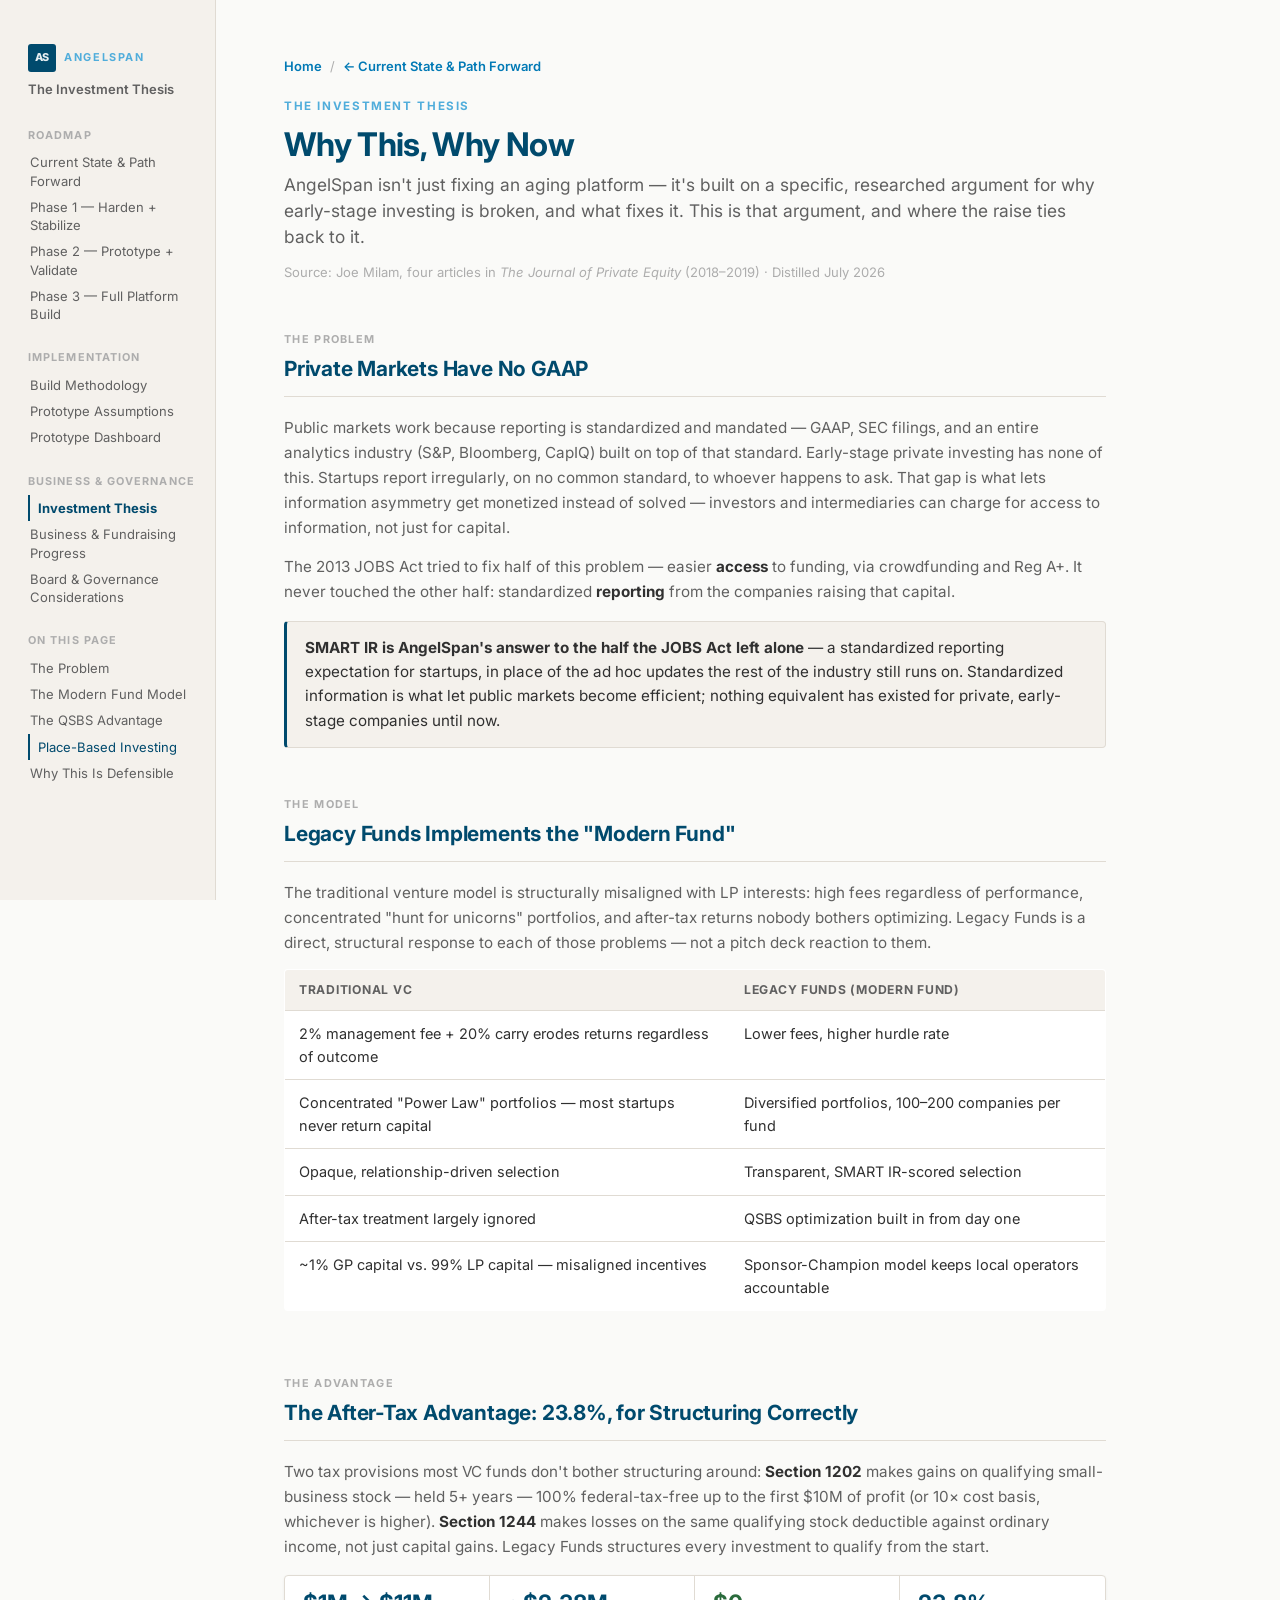
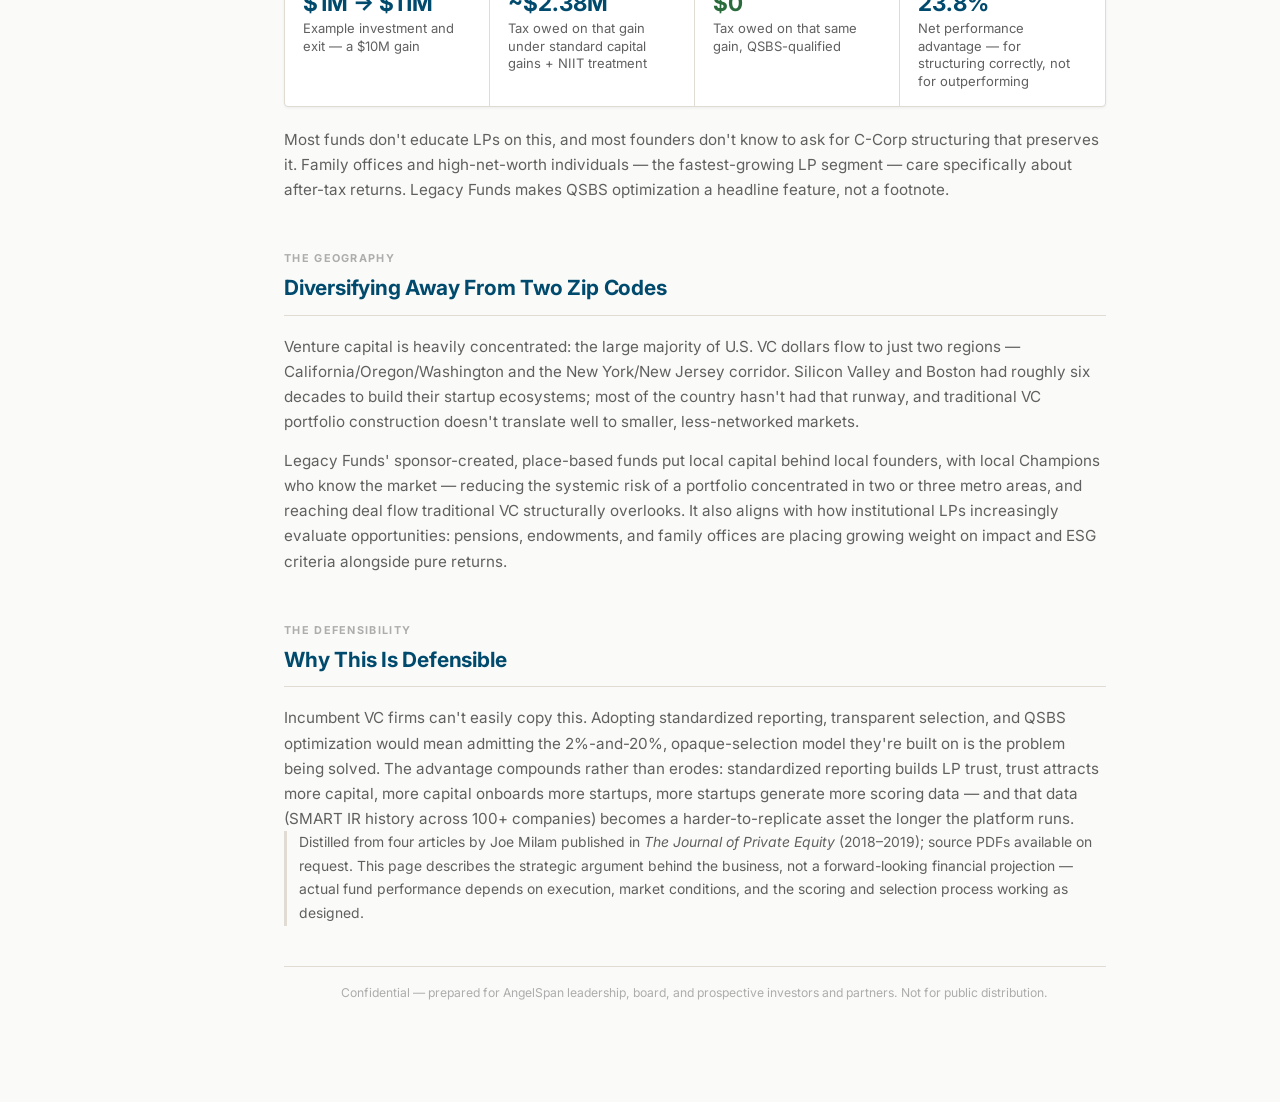
<file: investment_thesis.html>
<!DOCTYPE html>
<html lang="en">
<head>
<meta charset="UTF-8">
<meta name="viewport" content="width=device-width, initial-scale=1.0">
<title>AngelSpan — The Investment Thesis</title>
<link href="https://fonts.googleapis.com/css2?family=Inter:wght@400;500;600;700&display=swap" rel="stylesheet">
<link rel="stylesheet" href="shared.css">
<style>
  * { box-sizing: border-box; margin: 0; padding: 0; }
  :root {
    --color-primary: #004A6D;
    --color-primary-light: #0179B5;
    --color-primary-pale: #50ADDB;
    --color-bg: #FAFAF8;
    --color-surface: #F4F1EC;
    --color-raised: #FFFFFF;
    --color-border: #E0DBD3;
    --color-text: #303030;
    --color-text-secondary: #606060;
    --color-text-disabled: #ADADAD;
    --color-success: #2A6B3C;
    --color-success-bg: #F4FAF5;
    --color-warning: #FF8000;
    --color-warning-bg: #FFF8F0;
    --font-sans: 'Inter', -apple-system, BlinkMacSystemFont, 'Segoe UI', sans-serif;
  }
  @media (prefers-color-scheme: dark) {
    :root {
      --color-bg: #0F1219;
      --color-surface: #181C26;
      --color-raised: #1D2130;
      --color-border: #252B3A;
      --color-text: #E4E8F0;
      --color-text-secondary: #94A0B3;
      --color-text-disabled: #4E5870;
      --color-success-bg: rgba(42,107,60,.15);
      --color-warning-bg: rgba(255,128,0,.13);
    }
  }
  html { font-size: clamp(14px, 0.5vw + 11px, 18px); -webkit-text-size-adjust: 100%; }
  body { font-family: var(--font-sans); background: var(--color-bg); color: var(--color-text); font-size: 0.9167rem; line-height: 1.6; }

  .layout { display: grid; grid-template-columns: 216px 1fr; min-height: 100vh; }
  .toc { position: sticky; top: 0; height: 100vh; overflow-y: auto; padding: 44px 0 44px 28px; border-right: 1px solid var(--color-border); background: var(--color-surface); }
  .toc-brand { font-size: 0.625rem; font-weight: 700; text-transform: uppercase; letter-spacing: .15em; color: var(--color-primary-pale); margin-bottom: 4px; }
  .toc-title { font-size: 0.75rem; font-weight: 600; color: var(--color-text-secondary); margin-bottom: 28px; line-height: 1.45; max-width: 160px; }
  .toc-group { font-size: 0.625rem; font-weight: 700; text-transform: uppercase; letter-spacing: .1em; color: var(--color-text-disabled); margin: 18px 0 5px; }
  .toc nav a { display: block; font-size: 0.75rem; color: var(--color-text-secondary); text-decoration: none; padding: 4px 12px 4px 0; border-left: 2px solid transparent; line-height: 1.4; transition: color .12s, border-color .12s, padding-left .12s; }
  .toc nav a:hover, .toc nav a.on { color: var(--color-primary); border-left-color: var(--color-primary); padding-left: 8px; }
  .toc-pages { margin-bottom: 22px; }
  .toc-pages a { display: block; font-size: 0.75rem; color: var(--color-text-secondary); text-decoration: none; padding: 4px 12px 4px 0; border-left: 2px solid transparent; line-height: 1.4; transition: color .12s, border-color .12s, padding-left .12s; }
  .toc-pages a:hover { color: var(--color-primary-light); border-left-color: var(--color-primary-light); padding-left: 8px; }
  .toc-pages a.page-active { color: var(--color-primary); font-weight: 700; border-left-color: var(--color-primary); padding-left: 8px; }
  .toc-mark { width: 28px; height: 28px; background: var(--color-primary); border-radius: 3px; display: inline-flex; align-items: center; justify-content: center; flex-shrink: 0; }
  .toc-mark span { color: rgba(255,255,255,.9); font-size: 0.625rem; font-weight: 800; letter-spacing: -.02em; }
  .toc-wordmark { display: flex; align-items: center; gap: 8px; margin-bottom: 8px; text-decoration: none; }
  .toc-wordmark:hover .toc-name { color: var(--color-primary-light); }
  .toc-name { font-size: 0.625rem; font-weight: 700; text-transform: uppercase; letter-spacing: .15em; color: var(--color-primary-pale); }

  .content { padding: 56px 68px 100px; max-width: min(1400px, 90%); }
  .eyebrow { font-size: 0.6667rem; font-weight: 700; text-transform: uppercase; letter-spacing: .14em; color: var(--color-primary-pale); margin-bottom: 10px; }
  h1 { font-size: 1.875rem; font-weight: 700; color: var(--color-primary); letter-spacing: -.02em; line-height: 1.18; margin-bottom: 8px; text-wrap: balance; }
  .subtitle { font-size: 1rem; color: var(--color-text-secondary); margin-bottom: 12px; line-height: 1.5; max-width: min(900px, 100%); }
  .hero-meta { font-size: 0.75rem; color: var(--color-text-disabled); margin-bottom: 32px; }

  .sec { margin-top: 48px; scroll-margin-top: 20px; }
  .sec:first-child { margin-top: 0; }
  .sec-label { font-size: 0.625rem; font-weight: 700; text-transform: uppercase; letter-spacing: .12em; color: var(--color-text-disabled); margin-bottom: 4px; }
  .sec h2 { font-size: 1.2rem; font-weight: 700; color: var(--color-primary); border-bottom: 1px solid var(--color-border); padding-bottom: 10px; margin-bottom: 18px; letter-spacing: -.01em; }
  .sec p.body { font-size: 0.875rem; color: var(--color-text-secondary); line-height: 1.65; margin-bottom: 14px; }
  .sec p.body:last-child { margin-bottom: 0; }
  .sec p.body strong { color: var(--color-text); }

  .highlight { background: var(--color-surface); border: 1px solid var(--color-border); border-left: 3px solid var(--color-primary); border-radius: 4px; padding: 14px 18px; margin: 16px 0; font-size: 0.875rem; color: var(--color-text); line-height: 1.6; }

  table.plan-table { width: 100%; border-collapse: collapse; font-size: 0.8333rem; margin: 0 0 16px; background: var(--color-raised); border: 1px solid var(--color-border); border-radius: 4px; overflow: hidden; }
  table.plan-table th { background: var(--color-surface); color: var(--color-text-secondary); text-align: left; padding: 10px 14px; font-size: 0.7rem; font-weight: 700; text-transform: uppercase; letter-spacing: .06em; border-bottom: 1px solid var(--color-border); }
  table.plan-table td { padding: 11px 14px; border-bottom: 1px solid var(--color-border); color: var(--color-text); vertical-align: top; }
  table.plan-table tr:last-child td { border-bottom: none; }
  .table-wrap { overflow-x: auto; }

  .stat-row { display: flex; flex-wrap: wrap; gap: 0; background: var(--color-raised); border: 1px solid var(--color-border); border-radius: 4px; box-shadow: 0 1px 3px rgba(0,0,0,0.06); margin: 16px 0 20px; }
  .stat-cell { flex: 1 1 25%; min-width: 140px; padding: 15px 18px; border-right: 1px solid var(--color-border); }
  .stat-cell:last-child { border-right: none; }
  .stat-cell .v { font-size: 1.3rem; font-weight: 700; color: var(--color-primary); line-height: 1.1; }
  .stat-cell .l { font-size: 0.75rem; color: var(--color-text-secondary); margin-top: 4px; line-height: 1.35; }
  .stat-cell.zero .v { color: var(--color-success); }

  .caveat { font-size: 0.8rem; color: var(--color-text-secondary); border-left: 3px solid var(--color-border); padding-left: 12px; line-height: 1.7; }
  .confidential-footer { margin-top: 40px; padding-top: 16px; border-top: 1px solid var(--color-border); font-size: 0.7rem; color: var(--color-text-disabled); text-align: center; }

  @media (max-width: 760px) {
    .layout { grid-template-columns: 1fr; }
    .toc { display: none; }
    .content { padding: 32px 24px 64px; max-width: 100%; }
    .stat-cell { flex: 1 1 45%; border-right: none; border-bottom: 1px solid var(--color-border); }
  }
</style>
</head>
<body>
<div class="layout">

<nav class="toc">
  <a href="index.html" class="toc-wordmark" title="Home">
    <div class="toc-mark"><span>AS</span></div>
    <span class="toc-name">AngelSpan</span>
  </a>
  <div class="toc-title">The Investment Thesis</div>

  <div class="toc-group">Roadmap</div>
  <div class="toc-pages">
    <a href="roadmap_presentation.html">Current State &amp; Path Forward</a>
    <a href="phase1_harden_stabilize.html">Phase 1 — Harden + Stabilize</a>
    <a href="phase2_prototype_validate.html">Phase 2 — Prototype + Validate</a>
    <a href="phase3_full_build.html">Phase 3 — Full Platform Build</a>
  </div>

  <div class="toc-group">Implementation</div>
  <div class="toc-pages">
    <a href="dashboard_strategy.html">Build Methodology</a>
    <a href="prototype_assumptions.html">Prototype Assumptions</a>
    <a href="prototype_dashboard.html">Prototype Dashboard</a>
  </div>

  <div class="toc-group">Business &amp; Governance</div>
  <div class="toc-pages">
    <a href="investment_thesis.html" class="page-active">Investment Thesis</a>
    <a href="progress_dashboard.html">Business &amp; Fundraising Progress</a>
    <a href="board_considerations.html">Board &amp; Governance Considerations</a>
  </div>

  <nav>
    <div class="toc-group">On This Page</div>
    <a href="#problem">The Problem</a>
    <a href="#fund-model">The Modern Fund Model</a>
    <a href="#qsbs">The QSBS Advantage</a>
    <a href="#place-based">Place-Based Investing</a>
    <a href="#moat">Why This Is Defensible</a>
  </nav>
</nav>

<main class="content">

  <nav class="back-nav">
    <a href="index.html">Home</a>
    <span class="sep">/</span>
    <a href="roadmap_presentation.html">← Current State &amp; Path Forward</a>
  </nav>

  <div class="eyebrow">The Investment Thesis</div>
  <h1>Why This, Why Now</h1>
  <p class="subtitle">AngelSpan isn't just fixing an aging platform — it's built on a specific, researched argument for why early-stage investing is broken, and what fixes it. This is that argument, and where the raise ties back to it.</p>
  <div class="hero-meta">Source: Joe Milam, four articles in <em>The Journal of Private Equity</em> (2018–2019) · Distilled July 2026</div>

  <section class="sec" id="problem">
    <div class="sec-label">The Problem</div>
    <h2>Private Markets Have No GAAP</h2>
    <p class="body">Public markets work because reporting is standardized and mandated — GAAP, SEC filings, and an entire analytics industry (S&amp;P, Bloomberg, CapIQ) built on top of that standard. Early-stage private investing has none of this. Startups report irregularly, on no common standard, to whoever happens to ask. That gap is what lets information asymmetry get monetized instead of solved — investors and intermediaries can charge for access to information, not just for capital.</p>
    <p class="body">The 2013 JOBS Act tried to fix half of this problem — easier <strong>access</strong> to funding, via crowdfunding and Reg A+. It never touched the other half: standardized <strong>reporting</strong> from the companies raising that capital.</p>
    <div class="highlight"><strong>SMART IR is AngelSpan's answer to the half the JOBS Act left alone</strong> — a standardized reporting expectation for startups, in place of the ad hoc updates the rest of the industry still runs on. Standardized information is what let public markets become efficient; nothing equivalent has existed for private, early-stage companies until now.</div>
  </section>

  <section class="sec" id="fund-model">
    <div class="sec-label">The Model</div>
    <h2>Legacy Funds Implements the "Modern Fund"</h2>
    <p class="body">The traditional venture model is structurally misaligned with LP interests: high fees regardless of performance, concentrated "hunt for unicorns" portfolios, and after-tax returns nobody bothers optimizing. Legacy Funds is a direct, structural response to each of those problems — not a pitch deck reaction to them.</p>
    <div class="table-wrap">
      <table class="plan-table">
        <thead><tr><th>Traditional VC</th><th>Legacy Funds (Modern Fund)</th></tr></thead>
        <tbody>
          <tr><td>2% management fee + 20% carry erodes returns regardless of outcome</td><td>Lower fees, higher hurdle rate</td></tr>
          <tr><td>Concentrated "Power Law" portfolios — most startups never return capital</td><td>Diversified portfolios, 100–200 companies per fund</td></tr>
          <tr><td>Opaque, relationship-driven selection</td><td>Transparent, SMART IR-scored selection</td></tr>
          <tr><td>After-tax treatment largely ignored</td><td>QSBS optimization built in from day one</td></tr>
          <tr><td>~1% GP capital vs. 99% LP capital — misaligned incentives</td><td>Sponsor-Champion model keeps local operators accountable</td></tr>
        </tbody>
      </table>
    </div>
  </section>

  <section class="sec" id="qsbs">
    <div class="sec-label">The Advantage</div>
    <h2>The After-Tax Advantage: 23.8%, for Structuring Correctly</h2>
    <p class="body">Two tax provisions most VC funds don't bother structuring around: <strong>Section 1202</strong> makes gains on qualifying small-business stock — held 5+ years — 100% federal-tax-free up to the first $10M of profit (or 10× cost basis, whichever is higher). <strong>Section 1244</strong> makes losses on the same qualifying stock deductible against ordinary income, not just capital gains. Legacy Funds structures every investment to qualify from the start.</p>
    <div class="stat-row">
      <div class="stat-cell"><div class="v">$1M → $11M</div><div class="l">Example investment and exit — a $10M gain</div></div>
      <div class="stat-cell"><div class="v">~$2.38M</div><div class="l">Tax owed on that gain under standard capital gains + NIIT treatment</div></div>
      <div class="stat-cell zero"><div class="v">$0</div><div class="l">Tax owed on that same gain, QSBS-qualified</div></div>
      <div class="stat-cell"><div class="v">23.8%</div><div class="l">Net performance advantage — for structuring correctly, not for outperforming</div></div>
    </div>
    <p class="body">Most funds don't educate LPs on this, and most founders don't know to ask for C-Corp structuring that preserves it. Family offices and high-net-worth individuals — the fastest-growing LP segment — care specifically about after-tax returns. Legacy Funds makes QSBS optimization a headline feature, not a footnote.</p>
  </section>

  <section class="sec" id="place-based">
    <div class="sec-label">The Geography</div>
    <h2>Diversifying Away From Two Zip Codes</h2>
    <p class="body">Venture capital is heavily concentrated: the large majority of U.S. VC dollars flow to just two regions — California/Oregon/Washington and the New York/New Jersey corridor. Silicon Valley and Boston had roughly six decades to build their startup ecosystems; most of the country hasn't had that runway, and traditional VC portfolio construction doesn't translate well to smaller, less-networked markets.</p>
    <p class="body">Legacy Funds' sponsor-created, place-based funds put local capital behind local founders, with local Champions who know the market — reducing the systemic risk of a portfolio concentrated in two or three metro areas, and reaching deal flow traditional VC structurally overlooks. It also aligns with how institutional LPs increasingly evaluate opportunities: pensions, endowments, and family offices are placing growing weight on impact and ESG criteria alongside pure returns.</p>
  </section>

  <section class="sec" id="moat">
    <div class="sec-label">The Defensibility</div>
    <h2>Why This Is Defensible</h2>
    <p class="body">Incumbent VC firms can't easily copy this. Adopting standardized reporting, transparent selection, and QSBS optimization would mean admitting the 2%-and-20%, opaque-selection model they're built on is the problem being solved. The advantage compounds rather than erodes: standardized reporting builds LP trust, trust attracts more capital, more capital onboards more startups, more startups generate more scoring data — and that data (SMART IR history across 100+ companies) becomes a harder-to-replicate asset the longer the platform runs.</p>
  </section>

  <div class="caveat">
    <p>Distilled from four articles by Joe Milam published in <em>The Journal of Private Equity</em> (2018–2019); source PDFs available on request. This page describes the strategic argument behind the business, not a forward-looking financial projection — actual fund performance depends on execution, market conditions, and the scoring and selection process working as designed.</p>
  </div>

  <div class="confidential-footer">Confidential — prepared for AngelSpan leadership, board, and prospective investors and partners. Not for public distribution.</div>

</main>
</div>

<script>
const secs = document.querySelectorAll('.sec[id]');
const links = document.querySelectorAll('.toc nav a');
const io = new IntersectionObserver(entries => {
  entries.forEach(e => {
    if (e.isIntersecting) {
      links.forEach(l => l.classList.remove('on'));
      const a = document.querySelector(`.toc nav a[href="#${e.target.id}"]`);
      if (a) a.classList.add('on');
    }
  });
}, { rootMargin: '-15% 0px -75% 0px' });
secs.forEach(s => io.observe(s));
</script>
</body>
</html>
</file>
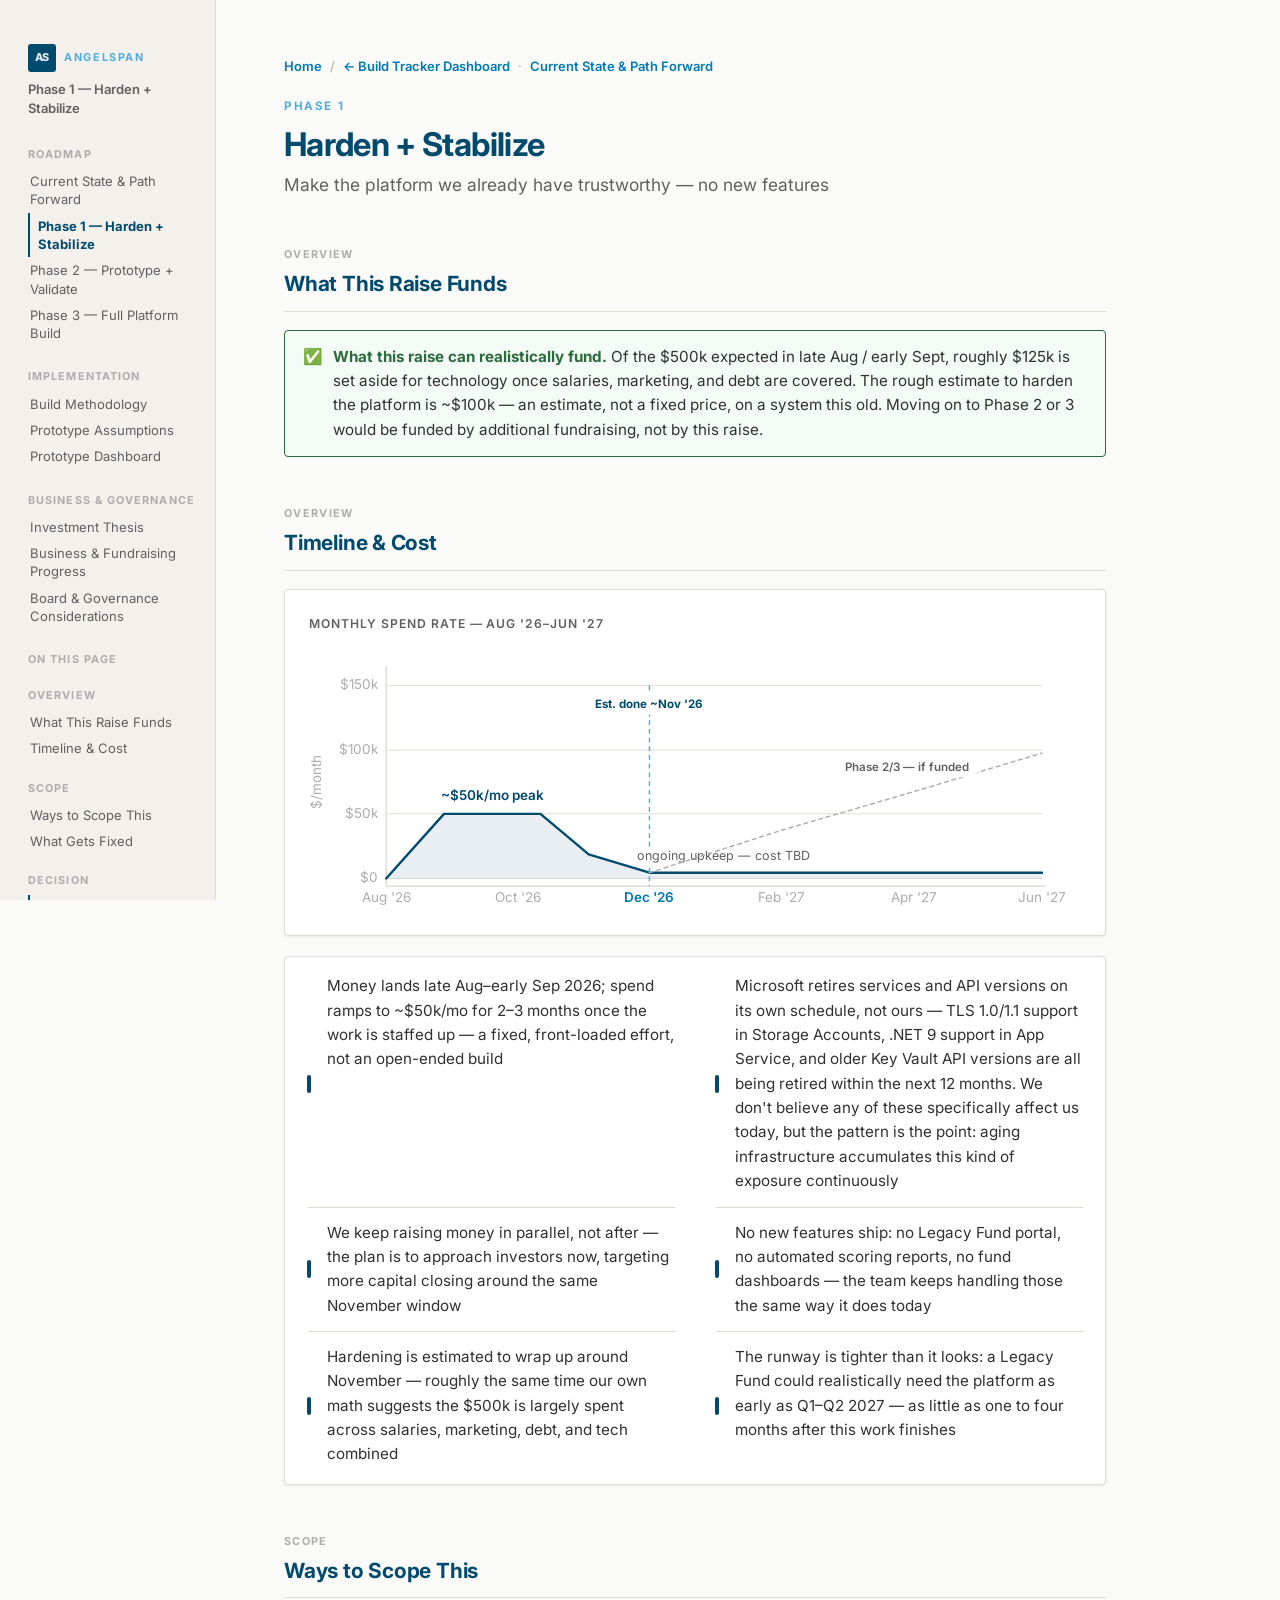
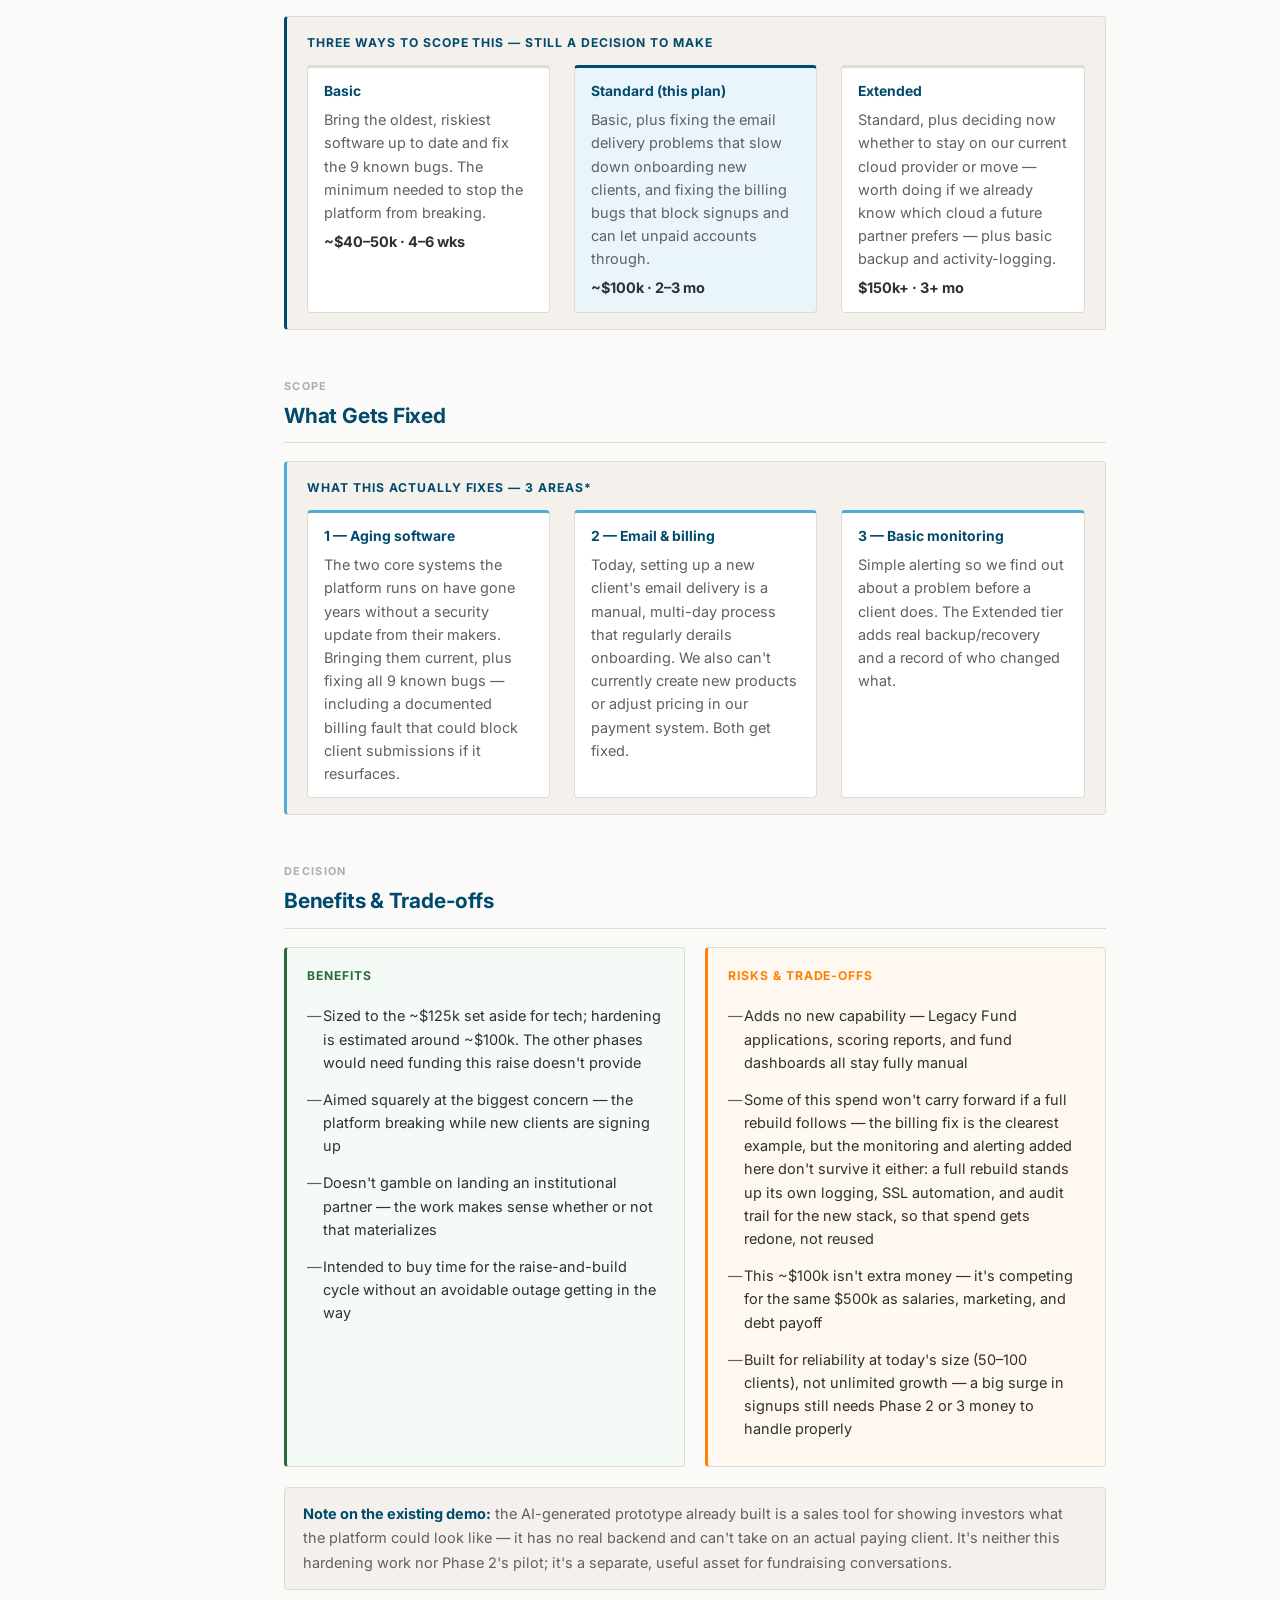
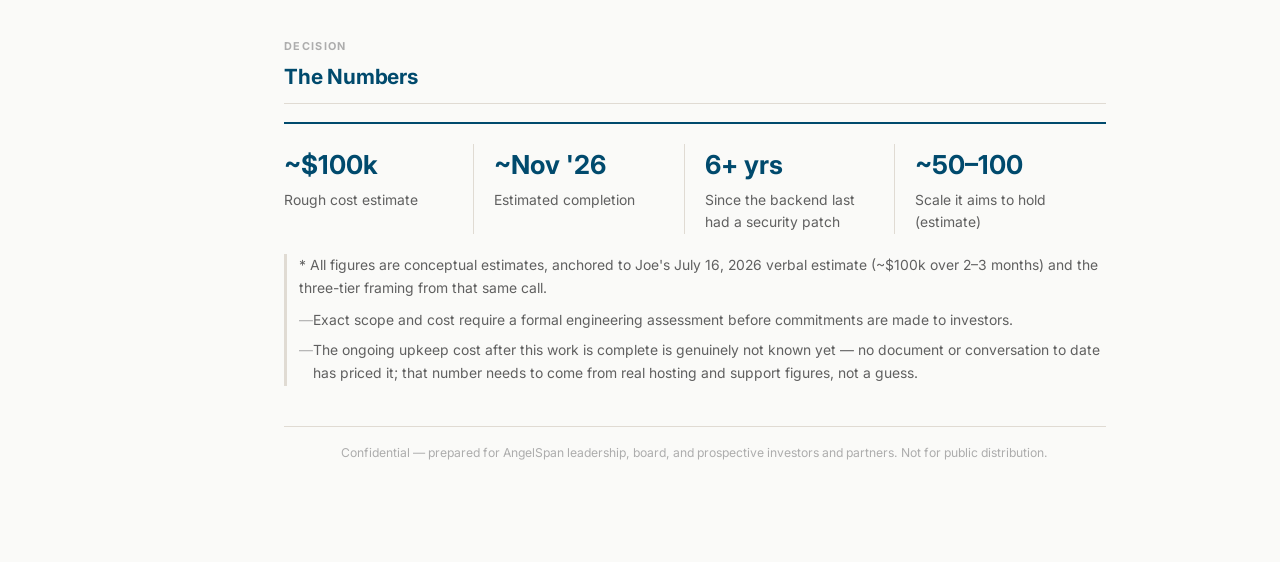
<file: phase1_harden_stabilize.html>
<!DOCTYPE html>
<html lang="en">
<head>
<meta charset="UTF-8">
<meta name="viewport" content="width=device-width, initial-scale=1.0">
<title>AngelSpan — Phase 1: Harden + Stabilize</title>
<link href="https://fonts.googleapis.com/css2?family=Inter:wght@400;500;600;700&display=swap" rel="stylesheet">
<link rel="stylesheet" href="shared.css">
<style>
  * { box-sizing: border-box; margin: 0; padding: 0; }
  :root {
    --color-primary: #004A6D;
    --color-primary-light: #0179B5;
    --color-primary-pale: #50ADDB;
    --color-bg: #FAFAF8;
    --color-surface: #F4F1EC;
    --color-raised: #FFFFFF;
    --color-border: #E0DBD3;
    --color-text: #303030;
    --color-text-secondary: #606060;
    --color-text-disabled: #ADADAD;
    --color-success: #2A6B3C;
    --color-success-bg: #F4FAF5;
    --color-warning: #FF8000;
    --color-warning-bg: #FFF8F0;
    --color-info-bg: #EAF4FB;
    --font-sans: 'Inter', -apple-system, BlinkMacSystemFont, 'Segoe UI', sans-serif;
  }
  @media (prefers-color-scheme: dark) {
    :root {
      --color-bg: #0F1219;
      --color-surface: #181C26;
      --color-raised: #1D2130;
      --color-border: #252B3A;
      --color-text: #E4E8F0;
      --color-text-secondary: #94A0B3;
      --color-text-disabled: #4E5870;
      --color-success-bg: rgba(42,107,60,.15);
      --color-warning-bg: rgba(255,128,0,.13);
      --color-info-bg: rgba(1,121,181,.13);
    }
  }
  html { font-size: clamp(14px, 0.5vw + 11px, 18px); -webkit-text-size-adjust: 100%; }
  body { font-family: var(--font-sans); background: var(--color-bg); color: var(--color-text); font-size: 0.9167rem; line-height: 1.6; }

  /* Layout */
  .layout { display: grid; grid-template-columns: 216px 1fr; min-height: 100vh; }
  .toc { position: sticky; top: 0; height: 100vh; overflow-y: auto; padding: 44px 0 44px 28px; border-right: 1px solid var(--color-border); background: var(--color-surface); }
  .toc-brand { font-size: 0.625rem; font-weight: 700; text-transform: uppercase; letter-spacing: .15em; color: var(--color-primary-pale); margin-bottom: 4px; }
  .toc-title { font-size: 0.75rem; font-weight: 600; color: var(--color-text-secondary); margin-bottom: 28px; line-height: 1.45; max-width: 160px; }
  .toc-group { font-size: 0.625rem; font-weight: 700; text-transform: uppercase; letter-spacing: .1em; color: var(--color-text-disabled); margin: 18px 0 5px; }
  .toc nav a { display: block; font-size: 0.75rem; color: var(--color-text-secondary); text-decoration: none; padding: 4px 12px 4px 0; border-left: 2px solid transparent; line-height: 1.4; transition: color .12s, border-color .12s, padding-left .12s; }
  .toc nav a:hover, .toc nav a.on { color: var(--color-primary); border-left-color: var(--color-primary); padding-left: 8px; }
  .toc-pages { margin-bottom: 22px; }
  .toc-pages a { display: block; font-size: 0.75rem; color: var(--color-text-secondary); text-decoration: none; padding: 4px 12px 4px 0; border-left: 2px solid transparent; line-height: 1.4; transition: color .12s, border-color .12s, padding-left .12s; }
  .toc-pages a:hover { color: var(--color-primary-light); border-left-color: var(--color-primary-light); padding-left: 8px; }
  .toc-pages a.page-active { color: var(--color-primary); font-weight: 700; border-left-color: var(--color-primary); padding-left: 8px; }
  .toc-back { display: inline-flex; align-items: center; gap: 5px; font-size: 0.6667rem; color: var(--color-text-disabled); text-decoration: none; margin-bottom: 20px; margin-top: -10px; }
  .toc-back:hover { color: var(--color-primary-light); }
  .toc-mark { width: 28px; height: 28px; background: var(--color-primary); border-radius: 3px; display: inline-flex; align-items: center; justify-content: center; flex-shrink: 0; }
  .toc-mark span { color: rgba(255,255,255,.9); font-size: 0.625rem; font-weight: 800; letter-spacing: -.02em; }
  .toc-wordmark { display: flex; align-items: center; gap: 8px; margin-bottom: 8px; text-decoration: none; }
  .toc-wordmark:hover .toc-name { color: var(--color-primary-light); }
  .toc-name { font-size: 0.625rem; font-weight: 700; text-transform: uppercase; letter-spacing: .15em; color: var(--color-primary-pale); }

  .content { padding: 56px 68px 100px; max-width: min(1400px, 90%); }
  .eyebrow { font-size: 0.6667rem; font-weight: 700; text-transform: uppercase; letter-spacing: .14em; color: var(--color-primary-pale); margin-bottom: 10px; }
  h1 { font-size: 1.875rem; font-weight: 700; color: var(--color-primary); letter-spacing: -.02em; line-height: 1.18; margin-bottom: 8px; text-wrap: balance; }
  .subtitle { font-size: 1rem; color: var(--color-text-secondary); margin-bottom: 32px; line-height: 1.5; }

  .sec { margin-top: 48px; scroll-margin-top: 20px; }
  .sec:first-child { margin-top: 0; }
  .sec-label { font-size: 0.625rem; font-weight: 700; text-transform: uppercase; letter-spacing: .12em; color: var(--color-text-disabled); margin-bottom: 4px; }
  .sec h2 { font-size: 1.2rem; font-weight: 700; color: var(--color-primary); border-bottom: 1px solid var(--color-border); padding-bottom: 10px; margin-bottom: 18px; letter-spacing: -.01em; }

  .funding-note { display: flex; gap: 10px; align-items: flex-start; padding: 14px 18px; background: var(--color-success-bg); border: 1px solid var(--color-success); border-radius: 4px; margin-bottom: 8px; }
  .funding-note .icon { font-size: 0.9rem; line-height: 1.5; }
  .funding-note p { font-size: 0.875rem; color: var(--color-text); line-height: 1.6; }
  .funding-note strong { color: var(--color-success); }
  .chart-wrap { background: var(--color-raised); border: 1px solid var(--color-border); border-radius: 4px; padding: 24px 24px 18px; margin-bottom: 20px; box-shadow: 0 1px 3px rgba(0,0,0,0.08); overflow-x: auto; }
  .chart-title { font-size: 0.7rem; font-weight: 600; text-transform: uppercase; letter-spacing: 0.08em; color: var(--color-text-secondary); margin-bottom: 14px; white-space: nowrap; }
  svg.chart { width: 100%; height: auto; display: block; min-width: 640px; }
  .bullets { list-style: none; display: grid; grid-template-columns: 1fr 1fr; gap: 0 40px; margin-bottom: 20px; background: var(--color-raised); border: 1px solid var(--color-border); border-radius: 4px; padding: 4px 22px; box-shadow: 0 1px 3px rgba(0,0,0,0.08); }
  .bullets li { font-size: 0.875rem; line-height: 1.6; padding: 13px 0 13px 20px; border-bottom: 1px solid var(--color-border); position: relative; color: var(--color-text); }
  .bullets li:nth-last-child(-n+2) { border-bottom: none; }
  .bullets li::before { content: ""; position: absolute; left: 0; top: 50%; transform: translateY(-50%); width: 4px; height: 18px; background: var(--color-primary); border-radius: 2px; }
  .scope-box { background: var(--color-surface); border: 1px solid var(--color-border); border-left: 3px solid var(--color-primary-pale); border-radius: 4px; padding: 16px 20px; margin-bottom: 20px; }
  .scope-box h3 { font-size: 0.7rem; font-weight: 700; text-transform: uppercase; letter-spacing: 0.08em; color: var(--color-primary); margin-bottom: 12px; }
  .scope-grid { display: grid; grid-template-columns: 1fr 1fr 1fr; gap: 12px 24px; }
  .scope-item { font-size: 0.8333rem; color: var(--color-text-secondary); padding: 12px 16px; background: var(--color-raised); border: 1px solid var(--color-border); border-top: 3px solid var(--color-primary-pale); border-radius: 4px; line-height: 1.6; }
  .scope-item strong { display: block; color: var(--color-primary); font-size: 0.8rem; margin-bottom: 6px; }
  .tier-box { background: var(--color-surface); border: 1px solid var(--color-border); border-left: 3px solid var(--color-primary); border-radius: 4px; padding: 16px 20px; margin-bottom: 20px; }
  .tier-box h3 { font-size: 0.7rem; font-weight: 700; text-transform: uppercase; letter-spacing: 0.08em; color: var(--color-primary); margin-bottom: 12px; }
  .tier-grid { display: grid; grid-template-columns: 1fr 1fr 1fr; gap: 12px 24px; }
  .tier-item { font-size: 0.8333rem; color: var(--color-text-secondary); padding: 12px 16px; background: var(--color-raised); border: 1px solid var(--color-border); border-top: 3px solid var(--color-border); border-radius: 4px; line-height: 1.6; }
  .tier-item.tier-selected { border-top: 3px solid var(--color-primary); background: var(--color-info-bg); }
  .tier-item strong { display: block; color: var(--color-primary); font-size: 0.8rem; margin-bottom: 6px; }
  .tier-item .tier-cost { display: block; font-weight: 700; color: var(--color-text); margin-top: 6px; }
  .pc-grid { display: grid; grid-template-columns: 1fr 1fr; gap: 20px; margin-bottom: 20px; }
  .pc-box { border-radius: 4px; padding: 18px 20px; border: 1px solid var(--color-border); }
  .pc-box.pro { background: var(--color-success-bg); border-left: 3px solid var(--color-success); }
  .pc-box.con { background: var(--color-warning-bg); border-left: 3px solid var(--color-warning); }
  .pc-box h3 { font-size: 0.7rem; font-weight: 700; text-transform: uppercase; letter-spacing: 0.08em; margin-bottom: 12px; }
  .pc-box.pro h3 { color: var(--color-success); }
  .pc-box.con h3 { color: var(--color-warning); }
  .pc-box ul { list-style: none; }
  .pc-box li { font-size: 0.8333rem; line-height: 1.6; color: var(--color-text); padding: 7px 0 7px 16px; position: relative; }
  .pc-box li::before { content: "—"; position: absolute; left: 0; color: var(--color-text-secondary); }
  .footer { display: flex; flex-wrap: wrap; row-gap: 18px; border-top: 2px solid var(--color-primary); padding-top: 20px; margin-bottom: 20px; }
  .stat { flex: 1 1 21%; min-width: 150px; padding-right: 20px; border-right: 1px solid var(--color-border); margin-right: 20px; }
  .stat:last-child { border-right: none; margin-right: 0; }
  .stat-val { font-size: 1.5rem; font-weight: 700; color: var(--color-primary); }
  .stat-lbl { font-size: 0.8rem; color: var(--color-text-secondary); margin-top: 3px; }
  .caveat { font-size: 0.8rem; color: var(--color-text-secondary); border-left: 3px solid var(--color-border); padding-left: 12px; line-height: 1.7; }
  .confidential-footer { margin-top: 40px; padding-top: 16px; border-top: 1px solid var(--color-border); font-size: 0.7rem; color: var(--color-text-disabled); text-align: center; }
  .caveat ul.bullets-plain { list-style: none; margin: 0; padding: 0; }
  .caveat ul.bullets-plain li { position: relative; padding-left: 14px; margin-bottom: 6px; }
  .caveat ul.bullets-plain li:last-child { margin-bottom: 0; }
  .caveat ul.bullets-plain li::before { content: "—"; position: absolute; left: 0; color: var(--color-text-disabled); }
  .additive-note { background: var(--color-surface); border: 1px solid var(--color-border); border-radius: 4px; padding: 14px 18px; margin-bottom: 20px; font-size: 0.8333rem; color: var(--color-text-secondary); line-height: 1.7; }
  .additive-note strong { color: var(--color-primary); }

  @media (max-width: 760px) {
    .layout { grid-template-columns: 1fr; }
    .toc { display: none; }
    .content { padding: 32px 24px 64px; max-width: 100%; }
    .bullets { grid-template-columns: 1fr; padding: 4px 18px; }
    .bullets li:nth-last-child(-n+2) { border-bottom: 1px solid var(--color-border); }
    .bullets li:last-child { border-bottom: none; }
    .scope-grid, .tier-grid, .pc-grid { grid-template-columns: 1fr; }
    .stat { flex: 1 1 45%; border-right: none; margin-right: 0; padding-right: 0; }
  }
</style>
</head>
<body>
<div class="layout">

<nav class="toc">
  <a href="index.html" class="toc-wordmark" title="Home">
    <div class="toc-mark"><span>AS</span></div>
    <span class="toc-name">AngelSpan</span>
  </a>
  <div class="toc-title">Phase 1 — Harden + Stabilize</div>

  <div class="toc-group">Roadmap</div>
  <div class="toc-pages">
    <a href="roadmap_presentation.html">Current State &amp; Path Forward</a>
    <a href="phase1_harden_stabilize.html" class="page-active">Phase 1 — Harden + Stabilize</a>
    <a href="phase2_prototype_validate.html">Phase 2 — Prototype + Validate</a>
    <a href="phase3_full_build.html">Phase 3 — Full Platform Build</a>
  </div>

  <div class="toc-group">Implementation</div>
  <div class="toc-pages">
    <a href="dashboard_strategy.html">Build Methodology</a>
    <a href="prototype_assumptions.html">Prototype Assumptions</a>
    <a href="prototype_dashboard.html">Prototype Dashboard</a>
  </div>

  <div class="toc-group">Business &amp; Governance</div>
  <div class="toc-pages">
    <a href="investment_thesis.html">Investment Thesis</a>
    <a href="progress_dashboard.html">Business &amp; Fundraising Progress</a>
    <a href="board_considerations.html">Board &amp; Governance Considerations</a>
  </div>

  <nav>
    <div class="toc-group">On This Page</div>
    <div class="toc-group">Overview</div>
    <a href="#funding">What This Raise Funds</a>
    <a href="#timeline">Timeline &amp; Cost</a>
    <div class="toc-group">Scope</div>
    <a href="#scoping">Ways to Scope This</a>
    <a href="#fixes">What Gets Fixed</a>
    <div class="toc-group">Decision</div>
    <a href="#tradeoffs">Benefits &amp; Trade-offs</a>
    <a href="#numbers">The Numbers</a>
  </nav>
</nav>

<main class="content">

  <nav class="back-nav">
    <a href="index.html">Home</a>
    <span class="sep">/</span>
    <a href="prototype_dashboard.html">← Build Tracker Dashboard</a>
    <span class="sep">·</span>
    <a href="roadmap_presentation.html">Current State &amp; Path Forward</a>
  </nav>

  <div class="eyebrow">Phase 1</div>
  <h1>Harden + Stabilize</h1>
  <p class="subtitle">Make the platform we already have trustworthy — no new features</p>

  <section class="sec" id="funding">
    <div class="sec-label">Overview</div>
    <h2>What This Raise Funds</h2>
    <div class="funding-note">
      <span class="icon">✅</span>
      <p><strong>What this raise can realistically fund.</strong> Of the $500k expected in late Aug / early Sept, roughly $125k is set aside for technology once salaries, marketing, and debt are covered. The rough estimate to harden the platform is ~$100k — an estimate, not a fixed price, on a system this old. Moving on to Phase 2 or 3 would be funded by additional fundraising, not by this raise.</p>
    </div>
  </section>

  <section class="sec" id="timeline">
    <div class="sec-label">Overview</div>
    <h2>Timeline &amp; Cost</h2>
    <div class="chart-wrap">
      <div class="chart-title">Monthly spend rate — Aug '26–Jun '27</div>
      <svg class="chart" viewBox="0 0 800 280" xmlns="http://www.w3.org/2000/svg">
        <line x1="80" y1="240" x2="760" y2="240" stroke="var(--color-border)" stroke-width="1"/>
        <line x1="80" y1="173" x2="760" y2="173" stroke="var(--color-border)" stroke-width="1"/>
        <line x1="80" y1="107" x2="760" y2="107" stroke="var(--color-border)" stroke-width="1"/>
        <line x1="80" y1="40"  x2="760" y2="40"  stroke="var(--color-border)" stroke-width="1"/>
        <line x1="80" y1="20" x2="80" y2="248" stroke="var(--color-border)" stroke-width="1.5"/>
        <line x1="80" y1="248" x2="764" y2="248" stroke="var(--color-border)" stroke-width="1.5"/>
        <text x="72" y="244" font-size="14" fill="var(--color-text-disabled)" text-anchor="end" font-family="Inter">$0</text>
        <text x="72" y="177" font-size="14" fill="var(--color-text-disabled)" text-anchor="end" font-family="Inter">$50k</text>
        <text x="72" y="111" font-size="14" fill="var(--color-text-disabled)" text-anchor="end" font-family="Inter">$100k</text>
        <text x="72" y="44"  font-size="14" fill="var(--color-text-disabled)" text-anchor="end" font-family="Inter">$150k</text>
        <text x="12" y="140" font-size="14" fill="var(--color-text-disabled)" text-anchor="middle" font-family="Inter" transform="rotate(-90,12,140)">$/month</text>
        <!-- hardening spend ramp Aug-Oct '26, step down through Nov, baseline by Dec '26 -->
        <polygon points="80,240 140,173 240,173 290,215 353,234 760,234 760,240" fill="var(--color-primary)" fill-opacity="0.09"/>
        <polyline points="80,240 140,173 240,173 290,215 353,234 760,234" fill="none" stroke="var(--color-primary)" stroke-width="2.5" stroke-linejoin="round" stroke-linecap="round"/>
        <rect x="130" y="144" width="120" height="20" rx="2" fill="var(--color-raised)" fill-opacity="0.92"/>
        <text x="190" y="159" font-size="14" fill="var(--color-primary)" font-weight="600" text-anchor="middle" font-family="Inter">~$50k/mo peak</text>
        <!-- hardening complete marker, ~Nov '26 -->
        <line x1="353" y1="40" x2="353" y2="248" stroke="var(--color-primary-pale)" stroke-width="1.5" stroke-dasharray="5,4"/>
        <rect x="288" y="48" width="130" height="22" rx="2" fill="var(--color-raised)" fill-opacity="0.95"/>
        <text x="353" y="63" font-size="12" fill="var(--color-primary)" font-weight="700" text-anchor="middle" font-family="Inter">Est. done ~Nov '26</text>
        <!-- ongoing upkeep after hardening completes -->
        <rect x="345" y="207" width="170" height="20" rx="2" fill="var(--color-raised)" fill-opacity="0.9"/>
        <text x="430" y="221" font-size="13" fill="var(--color-text-secondary)" text-anchor="middle" font-family="Inter">ongoing upkeep — cost TBD</text>
        <!-- contingent continuation: Phase 2/3, gated on 2nd raise or a Fab Five partner -->
        <polyline points="353,234 490,190 627,150 760,110" fill="none" stroke="var(--color-text-disabled)" stroke-width="1.5" stroke-dasharray="4,4" stroke-linecap="round"/>
        <rect x="548" y="115" width="145" height="20" rx="2" fill="var(--color-raised)" fill-opacity="0.92"/>
        <text x="620" y="129" font-size="12" fill="var(--color-text-secondary)" font-weight="600" text-anchor="middle" font-family="Inter">Phase 2/3 — if funded</text>
        <text x="80"  y="264" font-size="14" fill="var(--color-text-disabled)" text-anchor="middle" font-family="Inter">Aug '26</text>
        <text x="217" y="264" font-size="14" fill="var(--color-text-disabled)" text-anchor="middle" font-family="Inter">Oct '26</text>
        <text x="353" y="264" font-size="14" fill="var(--color-primary-light)" text-anchor="middle" font-weight="600" font-family="Inter">Dec '26</text>
        <text x="490" y="264" font-size="14" fill="var(--color-text-disabled)" text-anchor="middle" font-family="Inter">Feb '27</text>
        <text x="627" y="264" font-size="14" fill="var(--color-text-disabled)" text-anchor="middle" font-family="Inter">Apr '27</text>
        <text x="760" y="264" font-size="14" fill="var(--color-text-disabled)" text-anchor="middle" font-family="Inter">Jun '27</text>
      </svg>
    </div>

    <ul class="bullets">
      <li>Money lands late Aug–early Sep 2026; spend ramps to ~$50k/mo for 2–3 months once the work is staffed up — a fixed, front-loaded effort, not an open-ended build</li>
      <li>Microsoft retires services and API versions on its own schedule, not ours — TLS 1.0/1.1 support in Storage Accounts, .NET 9 support in App Service, and older Key Vault API versions are all being retired within the next 12 months. We don't believe any of these specifically affect us today, but the pattern is the point: aging infrastructure accumulates this kind of exposure continuously</li>
      <li>We keep raising money in parallel, not after — the plan is to approach investors now, targeting more capital closing around the same November window</li>
      <li>No new features ship: no Legacy Fund portal, no automated scoring reports, no fund dashboards — the team keeps handling those the same way it does today</li>
      <li>Hardening is estimated to wrap up around November — roughly the same time our own math suggests the $500k is largely spent across salaries, marketing, debt, and tech combined</li>
      <li>The runway is tighter than it looks: a Legacy Fund could realistically need the platform as early as Q1–Q2 2027 — as little as one to four months after this work finishes</li>
    </ul>
  </section>

  <section class="sec" id="scoping">
    <div class="sec-label">Scope</div>
    <h2>Ways to Scope This</h2>
    <div class="tier-box">
      <h3>Three Ways to Scope This — Still a Decision to Make</h3>
      <div class="tier-grid">
        <div class="tier-item"><strong>Basic</strong>Bring the oldest, riskiest software up to date and fix the 9 known bugs. The minimum needed to stop the platform from breaking.<span class="tier-cost">~$40–50k · 4–6 wks</span></div>
        <div class="tier-item tier-selected"><strong>Standard (this plan)</strong>Basic, plus fixing the email delivery problems that slow down onboarding new clients, and fixing the billing bugs that block signups and can let unpaid accounts through.<span class="tier-cost">~$100k · 2–3 mo</span></div>
        <div class="tier-item"><strong>Extended</strong>Standard, plus deciding now whether to stay on our current cloud provider or move — worth doing if we already know which cloud a future partner prefers — plus basic backup and activity-logging.<span class="tier-cost">$150k+ · 3+ mo</span></div>
      </div>
    </div>
  </section>

  <section class="sec" id="fixes">
    <div class="sec-label">Scope</div>
    <h2>What Gets Fixed</h2>
    <div class="scope-box">
      <h3>What This Actually Fixes — 3 Areas*</h3>
      <div class="scope-grid">
        <div class="scope-item"><strong>1 — Aging software</strong>The two core systems the platform runs on have gone years without a security update from their makers. Bringing them current, plus fixing all 9 known bugs — including a documented billing fault that could block client submissions if it resurfaces.</div>
        <div class="scope-item"><strong>2 — Email &amp; billing</strong>Today, setting up a new client's email delivery is a manual, multi-day process that regularly derails onboarding. We also can't currently create new products or adjust pricing in our payment system. Both get fixed.</div>
        <div class="scope-item"><strong>3 — Basic monitoring</strong>Simple alerting so we find out about a problem before a client does. The Extended tier adds real backup/recovery and a record of who changed what.</div>
      </div>
    </div>
  </section>

  <section class="sec" id="tradeoffs">
    <div class="sec-label">Decision</div>
    <h2>Benefits &amp; Trade-offs</h2>
    <div class="pc-grid">
      <div class="pc-box pro">
        <h3>Benefits</h3>
        <ul>
          <li>Sized to the ~$125k set aside for tech; hardening is estimated around ~$100k. The other phases would need funding this raise doesn't provide</li>
          <li>Aimed squarely at the biggest concern — the platform breaking while new clients are signing up</li>
          <li>Doesn't gamble on landing an institutional partner — the work makes sense whether or not that materializes</li>
          <li>Intended to buy time for the raise-and-build cycle without an avoidable outage getting in the way</li>
        </ul>
      </div>
      <div class="pc-box con">
        <h3>Risks &amp; Trade-offs</h3>
        <ul>
          <li>Adds no new capability — Legacy Fund applications, scoring reports, and fund dashboards all stay fully manual</li>
          <li>Some of this spend won't carry forward if a full rebuild follows — the billing fix is the clearest example, but the monitoring and alerting added here don't survive it either: a full rebuild stands up its own logging, SSL automation, and audit trail for the new stack, so that spend gets redone, not reused</li>
          <li>This ~$100k isn't extra money — it's competing for the same $500k as salaries, marketing, and debt payoff</li>
          <li>Built for reliability at today's size (50–100 clients), not unlimited growth — a big surge in signups still needs Phase 2 or 3 money to handle properly</li>
        </ul>
      </div>
    </div>

    <div class="additive-note">
      <strong>Note on the existing demo:</strong> the AI-generated prototype already built is a sales tool for showing investors what the platform could look like — it has no real backend and can't take on an actual paying client. It's neither this hardening work nor Phase 2's pilot; it's a separate, useful asset for fundraising conversations.
    </div>
  </section>

  <section class="sec" id="numbers">
    <div class="sec-label">Decision</div>
    <h2>The Numbers</h2>
    <div class="footer">
      <div class="stat"><div class="stat-val">~$100k</div><div class="stat-lbl">Rough cost estimate</div></div>
      <div class="stat"><div class="stat-val">~Nov '26</div><div class="stat-lbl">Estimated completion</div></div>
      <div class="stat"><div class="stat-val">6+ yrs</div><div class="stat-lbl">Since the backend last had a security patch</div></div>
      <div class="stat"><div class="stat-val">~50–100</div><div class="stat-lbl">Scale it aims to hold (estimate)</div></div>
    </div>

    <div class="caveat">
      <p style="margin-bottom:8px;">* All figures are conceptual estimates, anchored to Joe's July 16, 2026 verbal estimate (~$100k over 2–3 months) and the three-tier framing from that same call.</p>
      <ul class="bullets-plain">
        <li>Exact scope and cost require a formal engineering assessment before commitments are made to investors.</li>
        <li>The ongoing upkeep cost after this work is complete is genuinely not known yet — no document or conversation to date has priced it; that number needs to come from real hosting and support figures, not a guess.</li>
      </ul>
    </div>
  </section>

  <div class="confidential-footer">Confidential — prepared for AngelSpan leadership, board, and prospective investors and partners. Not for public distribution.</div>

</main>
</div>

<script>
const secs = document.querySelectorAll('.sec[id]');
const links = document.querySelectorAll('.toc nav a');
const io = new IntersectionObserver(entries => {
  entries.forEach(e => {
    if (e.isIntersecting) {
      links.forEach(l => l.classList.remove('on'));
      const a = document.querySelector(`.toc nav a[href="#${e.target.id}"]`);
      if (a) a.classList.add('on');
    }
  });
}, { rootMargin: '-15% 0px -75% 0px' });
secs.forEach(s => io.observe(s));
</script>
</body>
</html>
</file>
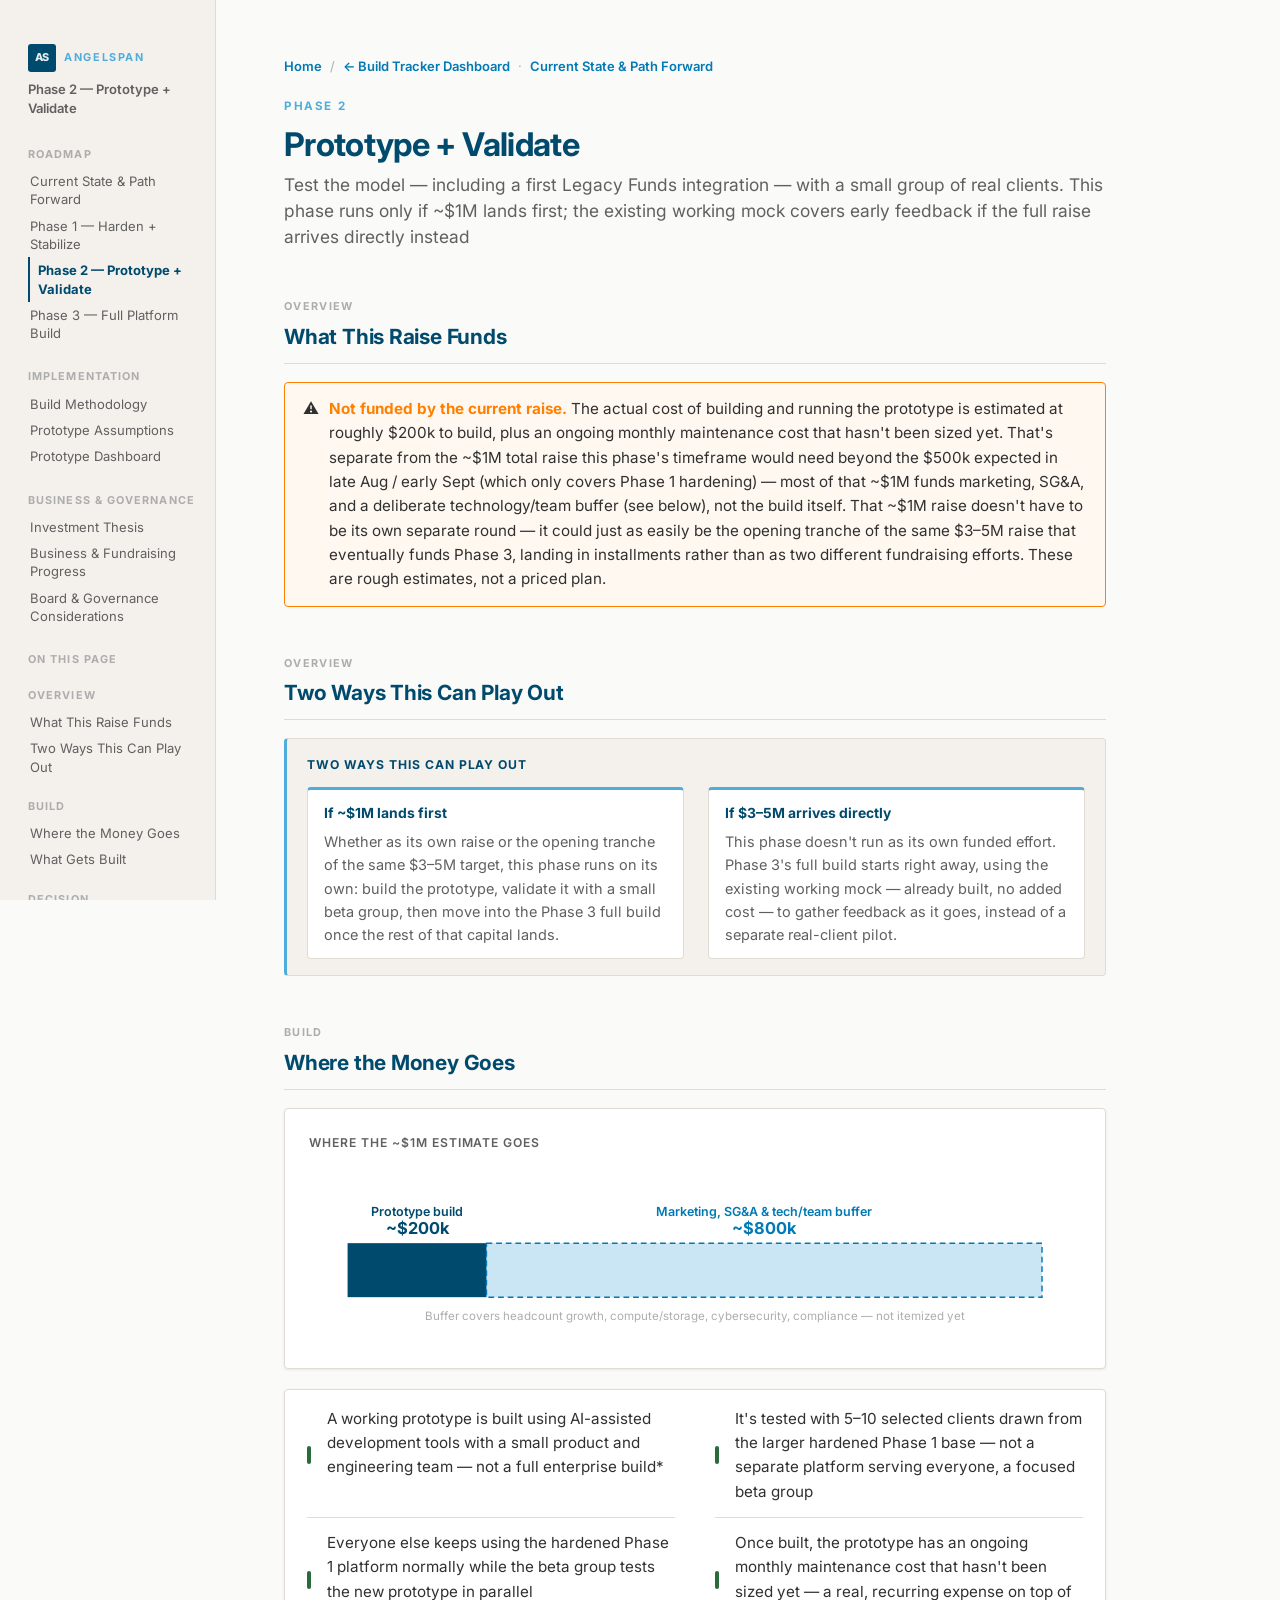
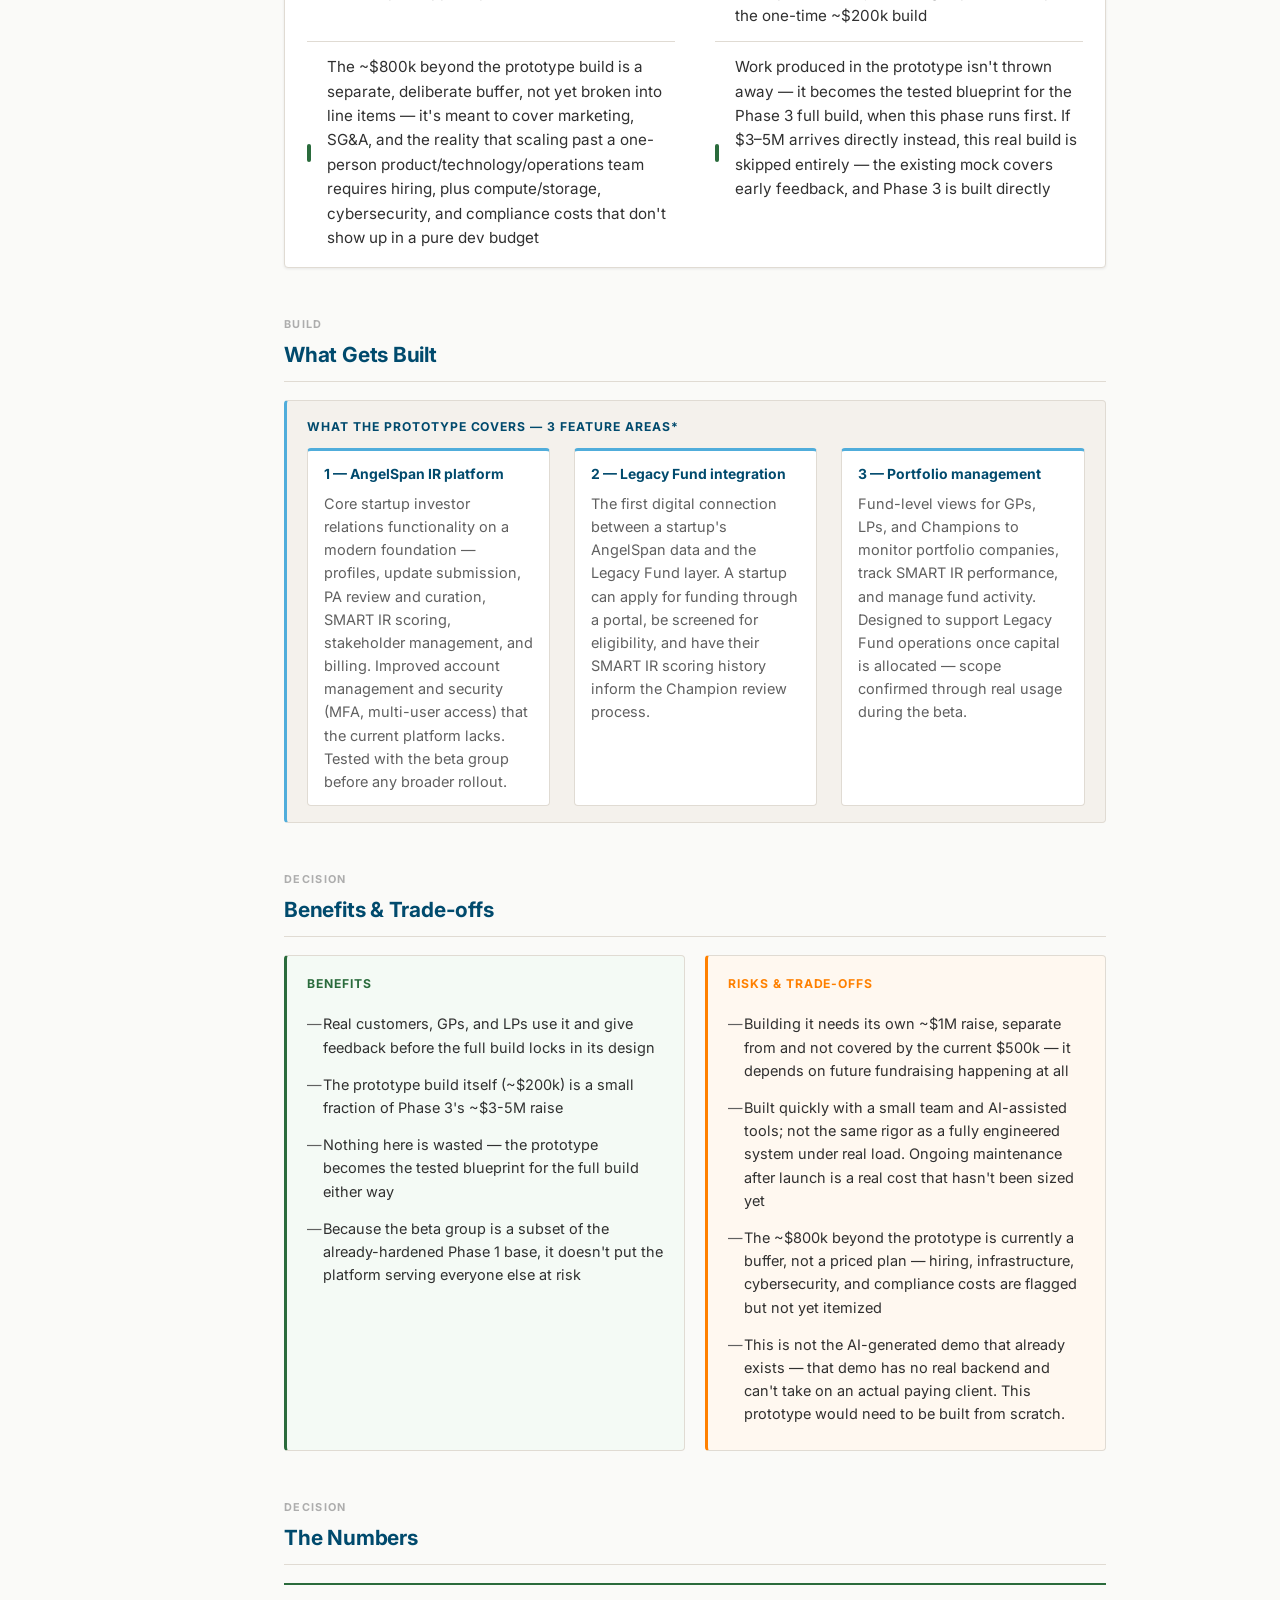
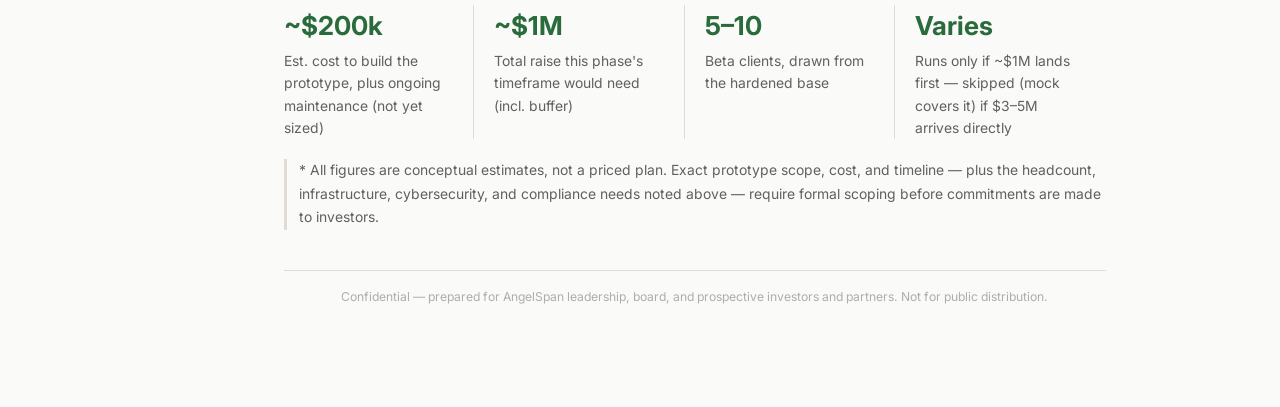
<file: phase2_prototype_validate.html>
<!DOCTYPE html>
<html lang="en">
<head>
<meta charset="UTF-8">
<meta name="viewport" content="width=device-width, initial-scale=1.0">
<title>AngelSpan — Phase 2: Prototype + Validate</title>
<link href="https://fonts.googleapis.com/css2?family=Inter:wght@400;500;600;700&display=swap" rel="stylesheet">
<link rel="stylesheet" href="shared.css">
<style>
  * { box-sizing: border-box; margin: 0; padding: 0; }
  :root {
    --color-primary: #004A6D;
    --color-primary-light: #0179B5;
    --color-primary-pale: #50ADDB;
    --color-bg: #FAFAF8;
    --color-surface: #F4F1EC;
    --color-raised: #FFFFFF;
    --color-border: #E0DBD3;
    --color-text: #303030;
    --color-text-secondary: #606060;
    --color-text-disabled: #ADADAD;
    --color-success: #2A6B3C;
    --color-success-bg: #F4FAF5;
    --color-warning: #FF8000;
    --color-warning-bg: #FFF8F0;
    --font-sans: 'Inter', -apple-system, BlinkMacSystemFont, 'Segoe UI', sans-serif;
  }
  @media (prefers-color-scheme: dark) {
    :root {
      --color-bg: #0F1219;
      --color-surface: #181C26;
      --color-raised: #1D2130;
      --color-border: #252B3A;
      --color-text: #E4E8F0;
      --color-text-secondary: #94A0B3;
      --color-text-disabled: #4E5870;
      --color-success-bg: rgba(42,107,60,.15);
      --color-warning-bg: rgba(255,128,0,.13);
    }
  }
  html { font-size: clamp(14px, 0.5vw + 11px, 18px); -webkit-text-size-adjust: 100%; }
  body { font-family: var(--font-sans); background: var(--color-bg); color: var(--color-text); font-size: 0.9167rem; line-height: 1.6; }

  /* Layout */
  .layout { display: grid; grid-template-columns: 216px 1fr; min-height: 100vh; }
  .toc { position: sticky; top: 0; height: 100vh; overflow-y: auto; padding: 44px 0 44px 28px; border-right: 1px solid var(--color-border); background: var(--color-surface); }
  .toc-brand { font-size: 0.625rem; font-weight: 700; text-transform: uppercase; letter-spacing: .15em; color: var(--color-primary-pale); margin-bottom: 4px; }
  .toc-title { font-size: 0.75rem; font-weight: 600; color: var(--color-text-secondary); margin-bottom: 28px; line-height: 1.45; max-width: 160px; }
  .toc-group { font-size: 0.625rem; font-weight: 700; text-transform: uppercase; letter-spacing: .1em; color: var(--color-text-disabled); margin: 18px 0 5px; }
  .toc nav a { display: block; font-size: 0.75rem; color: var(--color-text-secondary); text-decoration: none; padding: 4px 12px 4px 0; border-left: 2px solid transparent; line-height: 1.4; transition: color .12s, border-color .12s, padding-left .12s; }
  .toc nav a:hover, .toc nav a.on { color: var(--color-primary); border-left-color: var(--color-primary); padding-left: 8px; }
  .toc-pages { margin-bottom: 22px; }
  .toc-pages a { display: block; font-size: 0.75rem; color: var(--color-text-secondary); text-decoration: none; padding: 4px 12px 4px 0; border-left: 2px solid transparent; line-height: 1.4; transition: color .12s, border-color .12s, padding-left .12s; }
  .toc-pages a:hover { color: var(--color-primary-light); border-left-color: var(--color-primary-light); padding-left: 8px; }
  .toc-pages a.page-active { color: var(--color-primary); font-weight: 700; border-left-color: var(--color-primary); padding-left: 8px; }
  .toc-back { display: inline-flex; align-items: center; gap: 5px; font-size: 0.6667rem; color: var(--color-text-disabled); text-decoration: none; margin-bottom: 20px; margin-top: -10px; }
  .toc-back:hover { color: var(--color-primary-light); }
  .toc-mark { width: 28px; height: 28px; background: var(--color-primary); border-radius: 3px; display: inline-flex; align-items: center; justify-content: center; flex-shrink: 0; }
  .toc-mark span { color: rgba(255,255,255,.9); font-size: 0.625rem; font-weight: 800; letter-spacing: -.02em; }
  .toc-wordmark { display: flex; align-items: center; gap: 8px; margin-bottom: 8px; text-decoration: none; }
  .toc-wordmark:hover .toc-name { color: var(--color-primary-light); }
  .toc-name { font-size: 0.625rem; font-weight: 700; text-transform: uppercase; letter-spacing: .15em; color: var(--color-primary-pale); }

  .content { padding: 56px 68px 100px; max-width: min(1400px, 90%); }
  .eyebrow { font-size: 0.6667rem; font-weight: 700; text-transform: uppercase; letter-spacing: .14em; color: var(--color-primary-pale); margin-bottom: 10px; }
  h1 { font-size: 1.875rem; font-weight: 700; color: var(--color-primary); letter-spacing: -.02em; line-height: 1.18; margin-bottom: 8px; text-wrap: balance; }
  .subtitle { font-size: 1rem; color: var(--color-text-secondary); margin-bottom: 32px; line-height: 1.5; }

  .sec { margin-top: 48px; scroll-margin-top: 20px; }
  .sec:first-child { margin-top: 0; }
  .sec-label { font-size: 0.625rem; font-weight: 700; text-transform: uppercase; letter-spacing: .12em; color: var(--color-text-disabled); margin-bottom: 4px; }
  .sec h2 { font-size: 1.2rem; font-weight: 700; color: var(--color-primary); border-bottom: 1px solid var(--color-border); padding-bottom: 10px; margin-bottom: 18px; letter-spacing: -.01em; }

  .funding-note { display: flex; gap: 10px; align-items: flex-start; padding: 14px 18px; background: var(--color-warning-bg); border: 1px solid var(--color-warning); border-radius: 4px; margin-bottom: 8px; }
  .funding-note .icon { font-size: 0.9rem; line-height: 1.5; }
  .funding-note p { font-size: 0.875rem; color: var(--color-text); line-height: 1.6; }
  .funding-note strong { color: var(--color-warning); }
  .chart-wrap { background: var(--color-raised); border: 1px solid var(--color-border); border-radius: 4px; padding: 24px 24px 18px; margin-bottom: 20px; box-shadow: 0 1px 3px rgba(0,0,0,0.08); overflow-x: auto; }
  .chart-title { font-size: 0.7rem; font-weight: 600; text-transform: uppercase; letter-spacing: 0.08em; color: var(--color-text-secondary); margin-bottom: 14px; white-space: nowrap; }
  svg.chart { width: 100%; height: auto; display: block; min-width: 640px; }
  .bullets { list-style: none; display: grid; grid-template-columns: 1fr 1fr; gap: 0 40px; margin-bottom: 20px; background: var(--color-raised); border: 1px solid var(--color-border); border-radius: 4px; padding: 4px 22px; box-shadow: 0 1px 3px rgba(0,0,0,0.08); }
  .bullets li { font-size: 0.875rem; line-height: 1.6; padding: 13px 0 13px 20px; border-bottom: 1px solid var(--color-border); position: relative; color: var(--color-text); }
  .bullets li:nth-last-child(-n+2) { border-bottom: none; }
  .bullets li::before { content: ""; position: absolute; left: 0; top: 50%; transform: translateY(-50%); width: 4px; height: 18px; background: var(--color-success); border-radius: 2px; }
  .scope-box { background: var(--color-surface); border: 1px solid var(--color-border); border-left: 3px solid var(--color-primary-pale); border-radius: 4px; padding: 16px 20px; margin-bottom: 20px; }
  .scope-box h3 { font-size: 0.7rem; font-weight: 700; text-transform: uppercase; letter-spacing: 0.08em; color: var(--color-primary); margin-bottom: 12px; }
  .scope-grid { display: grid; grid-template-columns: 1fr 1fr 1fr; gap: 12px 24px; }
  .scope-grid.cols-2 { grid-template-columns: 1fr 1fr; }
  .scope-item { font-size: 0.8333rem; color: var(--color-text-secondary); padding: 12px 16px; background: var(--color-raised); border: 1px solid var(--color-border); border-top: 3px solid var(--color-primary-pale); border-radius: 4px; line-height: 1.6; }
  .scope-item strong { display: block; color: var(--color-primary); font-size: 0.8rem; margin-bottom: 6px; }
  .pc-grid { display: grid; grid-template-columns: 1fr 1fr; gap: 20px; margin-bottom: 20px; }
  .pc-box { border-radius: 4px; padding: 18px 20px; border: 1px solid var(--color-border); }
  .pc-box.pro { background: var(--color-success-bg); border-left: 3px solid var(--color-success); }
  .pc-box.con { background: var(--color-warning-bg); border-left: 3px solid var(--color-warning); }
  .pc-box h3 { font-size: 0.7rem; font-weight: 700; text-transform: uppercase; letter-spacing: 0.08em; margin-bottom: 12px; }
  .pc-box.pro h3 { color: var(--color-success); }
  .pc-box.con h3 { color: var(--color-warning); }
  .pc-box ul { list-style: none; }
  .pc-box li { font-size: 0.8333rem; line-height: 1.6; color: var(--color-text); padding: 7px 0 7px 16px; position: relative; }
  .pc-box li::before { content: "—"; position: absolute; left: 0; color: var(--color-text-secondary); }
  .footer { display: flex; flex-wrap: wrap; row-gap: 18px; border-top: 2px solid var(--color-success); padding-top: 20px; margin-bottom: 20px; }
  .stat { flex: 1 1 21%; min-width: 150px; padding-right: 20px; border-right: 1px solid var(--color-border); margin-right: 20px; }
  .stat:last-child { border-right: none; margin-right: 0; }
  .stat-val { font-size: 1.5rem; font-weight: 700; color: var(--color-success); }
  .stat-lbl { font-size: 0.8rem; color: var(--color-text-secondary); margin-top: 3px; }
  .caveat { font-size: 0.8rem; color: var(--color-text-secondary); border-left: 3px solid var(--color-border); padding-left: 12px; line-height: 1.7; }
  .confidential-footer { margin-top: 40px; padding-top: 16px; border-top: 1px solid var(--color-border); font-size: 0.7rem; color: var(--color-text-disabled); text-align: center; }

  @media (max-width: 760px) {
    .layout { grid-template-columns: 1fr; }
    .toc { display: none; }
    .content { padding: 32px 24px 64px; max-width: 100%; }
    .bullets { grid-template-columns: 1fr; padding: 4px 18px; }
    .bullets li:nth-last-child(-n+2) { border-bottom: 1px solid var(--color-border); }
    .bullets li:last-child { border-bottom: none; }
    .scope-grid, .pc-grid, .scope-grid.cols-2 { grid-template-columns: 1fr; }
    .stat { flex: 1 1 45%; border-right: none; margin-right: 0; padding-right: 0; }
  }
</style>
</head>
<body>
<div class="layout">

<nav class="toc">
  <a href="index.html" class="toc-wordmark" title="Home">
    <div class="toc-mark"><span>AS</span></div>
    <span class="toc-name">AngelSpan</span>
  </a>
  <div class="toc-title">Phase 2 — Prototype + Validate</div>

  <div class="toc-group">Roadmap</div>
  <div class="toc-pages">
    <a href="roadmap_presentation.html">Current State &amp; Path Forward</a>
    <a href="phase1_harden_stabilize.html">Phase 1 — Harden + Stabilize</a>
    <a href="phase2_prototype_validate.html" class="page-active">Phase 2 — Prototype + Validate</a>
    <a href="phase3_full_build.html">Phase 3 — Full Platform Build</a>
  </div>

  <div class="toc-group">Implementation</div>
  <div class="toc-pages">
    <a href="dashboard_strategy.html">Build Methodology</a>
    <a href="prototype_assumptions.html">Prototype Assumptions</a>
    <a href="prototype_dashboard.html">Prototype Dashboard</a>
  </div>

  <div class="toc-group">Business &amp; Governance</div>
  <div class="toc-pages">
    <a href="investment_thesis.html">Investment Thesis</a>
    <a href="progress_dashboard.html">Business &amp; Fundraising Progress</a>
    <a href="board_considerations.html">Board &amp; Governance Considerations</a>
  </div>

  <nav>
    <div class="toc-group">On This Page</div>
    <div class="toc-group">Overview</div>
    <a href="#funding">What This Raise Funds</a>
    <a href="#playout">Two Ways This Can Play Out</a>
    <div class="toc-group">Build</div>
    <a href="#money">Where the Money Goes</a>
    <a href="#covers">What Gets Built</a>
    <div class="toc-group">Decision</div>
    <a href="#tradeoffs">Benefits &amp; Trade-offs</a>
    <a href="#numbers">The Numbers</a>
  </nav>
</nav>

<main class="content">

  <nav class="back-nav">
    <a href="index.html">Home</a>
    <span class="sep">/</span>
    <a href="prototype_dashboard.html">← Build Tracker Dashboard</a>
    <span class="sep">·</span>
    <a href="roadmap_presentation.html">Current State &amp; Path Forward</a>
  </nav>

  <div class="eyebrow">Phase 2</div>
  <h1>Prototype + Validate</h1>
  <p class="subtitle">Test the model — including a first Legacy Funds integration — with a small group of real clients. This phase runs only if ~$1M lands first; the existing working mock covers early feedback if the full raise arrives directly instead</p>

  <section class="sec" id="funding">
    <div class="sec-label">Overview</div>
    <h2>What This Raise Funds</h2>
    <div class="funding-note">
      <span class="icon">⚠️</span>
      <p><strong>Not funded by the current raise.</strong> The actual cost of building and running the prototype is estimated at roughly $200k to build, plus an ongoing monthly maintenance cost that hasn't been sized yet. That's separate from the ~$1M total raise this phase's timeframe would need beyond the $500k expected in late Aug / early Sept (which only covers Phase 1 hardening) — most of that ~$1M funds marketing, SG&amp;A, and a deliberate technology/team buffer (see below), not the build itself. That ~$1M raise doesn't have to be its own separate round — it could just as easily be the opening tranche of the same $3–5M raise that eventually funds Phase 3, landing in installments rather than as two different fundraising efforts. These are rough estimates, not a priced plan.</p>
    </div>
  </section>

  <section class="sec" id="playout">
    <div class="sec-label">Overview</div>
    <h2>Two Ways This Can Play Out</h2>
    <div class="scope-box">
      <h3>Two Ways This Can Play Out</h3>
      <div class="scope-grid cols-2">
        <div class="scope-item"><strong>If ~$1M lands first</strong>Whether as its own raise or the opening tranche of the same $3–5M target, this phase runs on its own: build the prototype, validate it with a small beta group, then move into the Phase 3 full build once the rest of that capital lands.</div>
        <div class="scope-item"><strong>If $3–5M arrives directly</strong>This phase doesn't run as its own funded effort. Phase 3's full build starts right away, using the existing working mock — already built, no added cost — to gather feedback as it goes, instead of a separate real-client pilot.</div>
      </div>
    </div>
  </section>

  <section class="sec" id="money">
    <div class="sec-label">Build</div>
    <h2>Where the Money Goes</h2>
    <div class="chart-wrap">
      <div class="chart-title">Where the ~$1M estimate goes</div>
      <svg class="chart" viewBox="0 0 800 190" xmlns="http://www.w3.org/2000/svg">
        <rect x="40" y="80" width="144" height="56" fill="var(--color-primary)"/>
        <rect x="184" y="80" width="576" height="56" fill="var(--color-primary-pale)" fill-opacity="0.3" stroke="var(--color-primary-light)" stroke-width="1.5" stroke-dasharray="6,4"/>
        <text x="112" y="52" font-size="13" fill="var(--color-primary)" font-weight="600" text-anchor="middle" font-family="Inter">Prototype build</text>
        <text x="112" y="70" font-size="17" fill="var(--color-primary)" font-weight="700" text-anchor="middle" font-family="Inter">~$200k</text>
        <text x="472" y="52" font-size="13" fill="var(--color-primary-light)" font-weight="600" text-anchor="middle" font-family="Inter">Marketing, SG&amp;A &amp; tech/team buffer</text>
        <text x="472" y="70" font-size="17" fill="var(--color-primary-light)" font-weight="700" text-anchor="middle" font-family="Inter">~$800k</text>
        <text x="400" y="160" font-size="12" fill="var(--color-text-disabled)" text-anchor="middle" font-family="Inter">Buffer covers headcount growth, compute/storage, cybersecurity, compliance — not itemized yet</text>
      </svg>
    </div>

    <ul class="bullets">
      <li>A working prototype is built using AI-assisted development tools with a small product and engineering team — not a full enterprise build*</li>
      <li>It's tested with 5–10 selected clients drawn from the larger hardened Phase 1 base — not a separate platform serving everyone, a focused beta group</li>
      <li>Everyone else keeps using the hardened Phase 1 platform normally while the beta group tests the new prototype in parallel</li>
      <li>Once built, the prototype has an ongoing monthly maintenance cost that hasn't been sized yet — a real, recurring expense on top of the one-time ~$200k build</li>
      <li>The ~$800k beyond the prototype build is a separate, deliberate buffer, not yet broken into line items — it's meant to cover marketing, SG&amp;A, and the reality that scaling past a one-person product/technology/operations team requires hiring, plus compute/storage, cybersecurity, and compliance costs that don't show up in a pure dev budget</li>
      <li>Work produced in the prototype isn't thrown away — it becomes the tested blueprint for the Phase 3 full build, when this phase runs first. If $3–5M arrives directly instead, this real build is skipped entirely — the existing mock covers early feedback, and Phase 3 is built directly</li>
    </ul>
  </section>

  <section class="sec" id="covers">
    <div class="sec-label">Build</div>
    <h2>What Gets Built</h2>
    <div class="scope-box">
      <h3>What the Prototype Covers — 3 Feature Areas*</h3>
      <div class="scope-grid">
        <div class="scope-item"><strong>1 — AngelSpan IR platform</strong>Core startup investor relations functionality on a modern foundation — profiles, update submission, PA review and curation, SMART IR scoring, stakeholder management, and billing. Improved account management and security (MFA, multi-user access) that the current platform lacks. Tested with the beta group before any broader rollout.</div>
        <div class="scope-item"><strong>2 — Legacy Fund integration</strong>The first digital connection between a startup's AngelSpan data and the Legacy Fund layer. A startup can apply for funding through a portal, be screened for eligibility, and have their SMART IR scoring history inform the Champion review process.</div>
        <div class="scope-item"><strong>3 — Portfolio management</strong>Fund-level views for GPs, LPs, and Champions to monitor portfolio companies, track SMART IR performance, and manage fund activity. Designed to support Legacy Fund operations once capital is allocated — scope confirmed through real usage during the beta.</div>
      </div>
    </div>
  </section>

  <section class="sec" id="tradeoffs">
    <div class="sec-label">Decision</div>
    <h2>Benefits &amp; Trade-offs</h2>
    <div class="pc-grid">
      <div class="pc-box pro">
        <h3>Benefits</h3>
        <ul>
          <li>Real customers, GPs, and LPs use it and give feedback before the full build locks in its design</li>
          <li>The prototype build itself (~$200k) is a small fraction of Phase 3's ~$3-5M raise</li>
          <li>Nothing here is wasted — the prototype becomes the tested blueprint for the full build either way</li>
          <li>Because the beta group is a subset of the already-hardened Phase 1 base, it doesn't put the platform serving everyone else at risk</li>
        </ul>
      </div>
      <div class="pc-box con">
        <h3>Risks &amp; Trade-offs</h3>
        <ul>
          <li>Building it needs its own ~$1M raise, separate from and not covered by the current $500k — it depends on future fundraising happening at all</li>
          <li>Built quickly with a small team and AI-assisted tools; not the same rigor as a fully engineered system under real load. Ongoing maintenance after launch is a real cost that hasn't been sized yet</li>
          <li>The ~$800k beyond the prototype is currently a buffer, not a priced plan — hiring, infrastructure, cybersecurity, and compliance costs are flagged but not yet itemized</li>
          <li>This is not the AI-generated demo that already exists — that demo has no real backend and can't take on an actual paying client. This prototype would need to be built from scratch.</li>
        </ul>
      </div>
    </div>
  </section>

  <section class="sec" id="numbers">
    <div class="sec-label">Decision</div>
    <h2>The Numbers</h2>
    <div class="footer">
      <div class="stat"><div class="stat-val">~$200k</div><div class="stat-lbl">Est. cost to build the prototype, plus ongoing maintenance (not yet sized)</div></div>
      <div class="stat"><div class="stat-val">~$1M</div><div class="stat-lbl">Total raise this phase's timeframe would need (incl. buffer)</div></div>
      <div class="stat"><div class="stat-val">5–10</div><div class="stat-lbl">Beta clients, drawn from the hardened base</div></div>
      <div class="stat"><div class="stat-val">Varies</div><div class="stat-lbl">Runs only if ~$1M lands first — skipped (mock covers it) if $3–5M arrives directly</div></div>
    </div>

    <p class="caveat">* All figures are conceptual estimates, not a priced plan. Exact prototype scope, cost, and timeline — plus the headcount, infrastructure, cybersecurity, and compliance needs noted above — require formal scoping before commitments are made to investors.</p>
  </section>

  <div class="confidential-footer">Confidential — prepared for AngelSpan leadership, board, and prospective investors and partners. Not for public distribution.</div>

</main>
</div>

<script>
const secs = document.querySelectorAll('.sec[id]');
const links = document.querySelectorAll('.toc nav a');
const io = new IntersectionObserver(entries => {
  entries.forEach(e => {
    if (e.isIntersecting) {
      links.forEach(l => l.classList.remove('on'));
      const a = document.querySelector(`.toc nav a[href="#${e.target.id}"]`);
      if (a) a.classList.add('on');
    }
  });
}, { rootMargin: '-15% 0px -75% 0px' });
secs.forEach(s => io.observe(s));
</script>
</body>
</html>
</file>
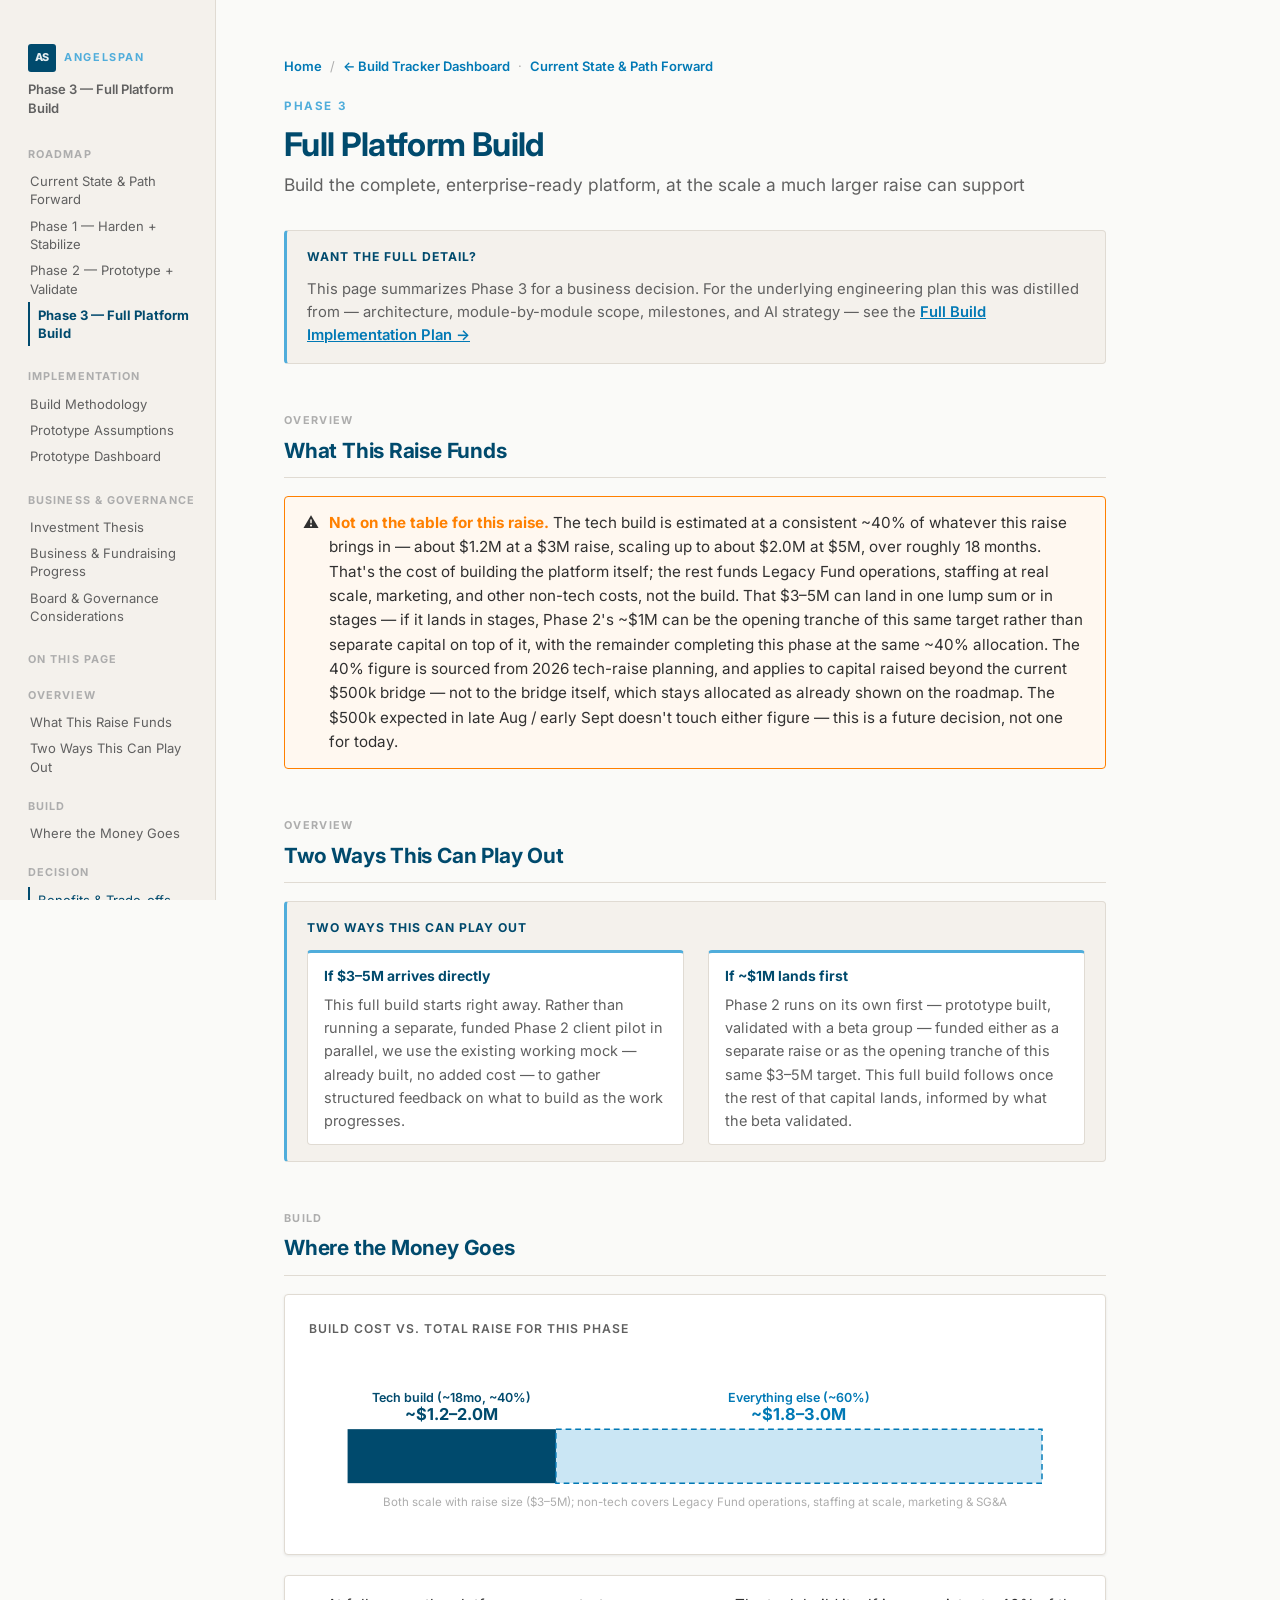
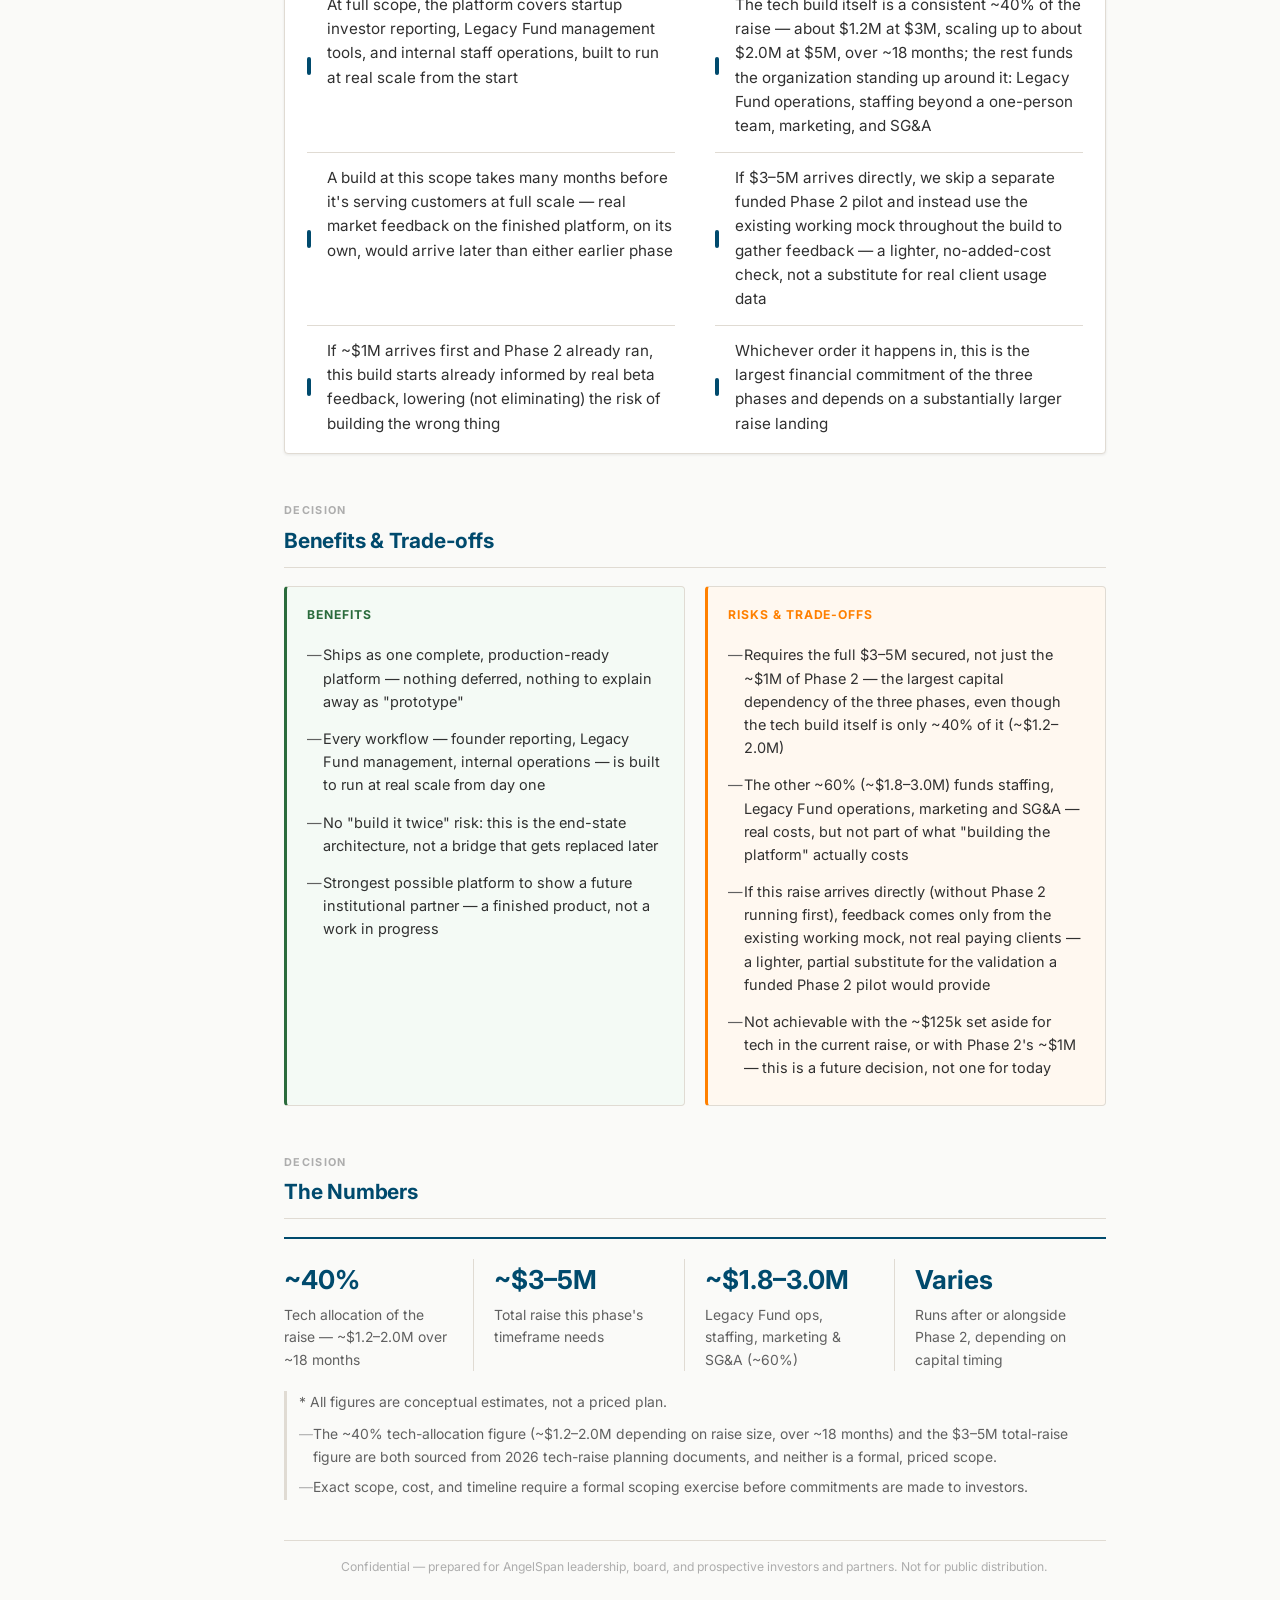
<file: phase3_full_build.html>
<!DOCTYPE html>
<html lang="en">
<head>
<meta charset="UTF-8">
<meta name="viewport" content="width=device-width, initial-scale=1.0">
<title>AngelSpan — Phase 3: Full Platform Build</title>
<link href="https://fonts.googleapis.com/css2?family=Inter:wght@400;500;600;700&display=swap" rel="stylesheet">
<link rel="stylesheet" href="shared.css">
<style>
  * { box-sizing: border-box; margin: 0; padding: 0; }
  :root {
    --color-primary: #004A6D;
    --color-primary-light: #0179B5;
    --color-primary-pale: #50ADDB;
    --color-bg: #FAFAF8;
    --color-surface: #F4F1EC;
    --color-raised: #FFFFFF;
    --color-border: #E0DBD3;
    --color-text: #303030;
    --color-text-secondary: #606060;
    --color-text-disabled: #ADADAD;
    --color-success: #2A6B3C;
    --color-success-bg: #F4FAF5;
    --color-warning: #FF8000;
    --color-warning-bg: #FFF8F0;
    --font-sans: 'Inter', -apple-system, BlinkMacSystemFont, 'Segoe UI', sans-serif;
  }
  @media (prefers-color-scheme: dark) {
    :root {
      --color-bg: #0F1219;
      --color-surface: #181C26;
      --color-raised: #1D2130;
      --color-border: #252B3A;
      --color-text: #E4E8F0;
      --color-text-secondary: #94A0B3;
      --color-text-disabled: #4E5870;
      --color-success-bg: rgba(42,107,60,.15);
      --color-warning-bg: rgba(255,128,0,.13);
    }
  }
  html { font-size: clamp(14px, 0.5vw + 11px, 18px); -webkit-text-size-adjust: 100%; }
  body { font-family: var(--font-sans); background: var(--color-bg); color: var(--color-text); font-size: 0.9167rem; line-height: 1.6; }

  /* Layout */
  .layout { display: grid; grid-template-columns: 216px 1fr; min-height: 100vh; }
  .toc { position: sticky; top: 0; height: 100vh; overflow-y: auto; padding: 44px 0 44px 28px; border-right: 1px solid var(--color-border); background: var(--color-surface); }
  .toc-brand { font-size: 0.625rem; font-weight: 700; text-transform: uppercase; letter-spacing: .15em; color: var(--color-primary-pale); margin-bottom: 4px; }
  .toc-title { font-size: 0.75rem; font-weight: 600; color: var(--color-text-secondary); margin-bottom: 28px; line-height: 1.45; max-width: 160px; }
  .toc-group { font-size: 0.625rem; font-weight: 700; text-transform: uppercase; letter-spacing: .1em; color: var(--color-text-disabled); margin: 18px 0 5px; }
  .toc nav a { display: block; font-size: 0.75rem; color: var(--color-text-secondary); text-decoration: none; padding: 4px 12px 4px 0; border-left: 2px solid transparent; line-height: 1.4; transition: color .12s, border-color .12s, padding-left .12s; }
  .toc nav a:hover, .toc nav a.on { color: var(--color-primary); border-left-color: var(--color-primary); padding-left: 8px; }
  .toc-pages { margin-bottom: 22px; }
  .toc-pages a { display: block; font-size: 0.75rem; color: var(--color-text-secondary); text-decoration: none; padding: 4px 12px 4px 0; border-left: 2px solid transparent; line-height: 1.4; transition: color .12s, border-color .12s, padding-left .12s; }
  .toc-pages a:hover { color: var(--color-primary-light); border-left-color: var(--color-primary-light); padding-left: 8px; }
  .toc-pages a.page-active { color: var(--color-primary); font-weight: 700; border-left-color: var(--color-primary); padding-left: 8px; }
  .toc-back { display: inline-flex; align-items: center; gap: 5px; font-size: 0.6667rem; color: var(--color-text-disabled); text-decoration: none; margin-bottom: 20px; margin-top: -10px; }
  .toc-back:hover { color: var(--color-primary-light); }
  .toc-mark { width: 28px; height: 28px; background: var(--color-primary); border-radius: 3px; display: inline-flex; align-items: center; justify-content: center; flex-shrink: 0; }
  .toc-mark span { color: rgba(255,255,255,.9); font-size: 0.625rem; font-weight: 800; letter-spacing: -.02em; }
  .toc-wordmark { display: flex; align-items: center; gap: 8px; margin-bottom: 8px; text-decoration: none; }
  .toc-wordmark:hover .toc-name { color: var(--color-primary-light); }
  .toc-name { font-size: 0.625rem; font-weight: 700; text-transform: uppercase; letter-spacing: .15em; color: var(--color-primary-pale); }

  .content { padding: 56px 68px 100px; max-width: min(1400px, 90%); }
  .eyebrow { font-size: 0.6667rem; font-weight: 700; text-transform: uppercase; letter-spacing: .14em; color: var(--color-primary-pale); margin-bottom: 10px; }
  h1 { font-size: 1.875rem; font-weight: 700; color: var(--color-primary); letter-spacing: -.02em; line-height: 1.18; margin-bottom: 8px; text-wrap: balance; }
  .subtitle { font-size: 1rem; color: var(--color-text-secondary); margin-bottom: 32px; line-height: 1.5; }

  .sec { margin-top: 48px; scroll-margin-top: 20px; }
  .sec:first-child { margin-top: 0; }
  .sec-label { font-size: 0.625rem; font-weight: 700; text-transform: uppercase; letter-spacing: .12em; color: var(--color-text-disabled); margin-bottom: 4px; }
  .sec h2 { font-size: 1.2rem; font-weight: 700; color: var(--color-primary); border-bottom: 1px solid var(--color-border); padding-bottom: 10px; margin-bottom: 18px; letter-spacing: -.01em; }

  .funding-note { display: flex; gap: 10px; align-items: flex-start; padding: 14px 18px; background: var(--color-warning-bg); border: 1px solid var(--color-warning); border-radius: 4px; margin-bottom: 8px; }
  .funding-note .icon { font-size: 0.9rem; line-height: 1.5; }
  .funding-note p { font-size: 0.875rem; color: var(--color-text); line-height: 1.6; }
  .funding-note strong { color: var(--color-warning); }
  .chart-wrap { background: var(--color-raised); border: 1px solid var(--color-border); border-radius: 4px; padding: 24px 24px 18px; margin-bottom: 20px; box-shadow: 0 1px 3px rgba(0,0,0,0.08); overflow-x: auto; }
  .chart-title { font-size: 0.7rem; font-weight: 600; text-transform: uppercase; letter-spacing: 0.08em; color: var(--color-text-secondary); margin-bottom: 14px; white-space: nowrap; }
  svg.chart { width: 100%; height: auto; display: block; min-width: 640px; }
  .bullets { list-style: none; display: grid; grid-template-columns: 1fr 1fr; gap: 0 40px; margin-bottom: 20px; background: var(--color-raised); border: 1px solid var(--color-border); border-radius: 4px; padding: 4px 22px; box-shadow: 0 1px 3px rgba(0,0,0,0.08); }
  .bullets li { font-size: 0.875rem; line-height: 1.6; padding: 13px 0 13px 20px; border-bottom: 1px solid var(--color-border); position: relative; color: var(--color-text); }
  .bullets li:nth-last-child(-n+2) { border-bottom: none; }
  .bullets li::before { content: ""; position: absolute; left: 0; top: 50%; transform: translateY(-50%); width: 4px; height: 18px; background: var(--color-primary); border-radius: 2px; }
  .scope-box { background: var(--color-surface); border: 1px solid var(--color-border); border-left: 3px solid var(--color-primary-pale); border-radius: 4px; padding: 16px 20px; margin-bottom: 20px; }
  .scope-box h3 { font-size: 0.7rem; font-weight: 700; text-transform: uppercase; letter-spacing: 0.08em; color: var(--color-primary); margin-bottom: 12px; }
  .scope-grid { display: grid; grid-template-columns: 1fr 1fr; gap: 12px 24px; }
  .scope-item { font-size: 0.8333rem; color: var(--color-text-secondary); padding: 12px 16px; background: var(--color-raised); border: 1px solid var(--color-border); border-top: 3px solid var(--color-primary-pale); border-radius: 4px; line-height: 1.6; }
  .scope-item strong { display: block; color: var(--color-primary); font-size: 0.8rem; margin-bottom: 6px; }
  .pc-grid { display: grid; grid-template-columns: 1fr 1fr; gap: 20px; margin-bottom: 20px; }
  .pc-box { border-radius: 4px; padding: 18px 20px; border: 1px solid var(--color-border); }
  .pc-box.pro { background: var(--color-success-bg); border-left: 3px solid var(--color-success); }
  .pc-box.con { background: var(--color-warning-bg); border-left: 3px solid var(--color-warning); }
  .pc-box h3 { font-size: 0.7rem; font-weight: 700; text-transform: uppercase; letter-spacing: 0.08em; margin-bottom: 12px; }
  .pc-box.pro h3 { color: var(--color-success); }
  .pc-box.con h3 { color: var(--color-warning); }
  .pc-box ul { list-style: none; }
  .pc-box li { font-size: 0.8333rem; line-height: 1.6; color: var(--color-text); padding: 7px 0 7px 16px; position: relative; }
  .pc-box li::before { content: "—"; position: absolute; left: 0; color: var(--color-text-secondary); }
  .footer { display: flex; flex-wrap: wrap; row-gap: 18px; border-top: 2px solid var(--color-primary); padding-top: 20px; margin-bottom: 20px; }
  .stat { flex: 1 1 21%; min-width: 150px; padding-right: 20px; border-right: 1px solid var(--color-border); margin-right: 20px; }
  .stat:last-child { border-right: none; margin-right: 0; }
  .stat-val { font-size: 1.5rem; font-weight: 700; color: var(--color-primary); }
  .stat-lbl { font-size: 0.8rem; color: var(--color-text-secondary); margin-top: 3px; }
  .caveat { font-size: 0.8rem; color: var(--color-text-secondary); border-left: 3px solid var(--color-border); padding-left: 12px; line-height: 1.7; }
  .confidential-footer { margin-top: 40px; padding-top: 16px; border-top: 1px solid var(--color-border); font-size: 0.7rem; color: var(--color-text-disabled); text-align: center; }
  .caveat ul.bullets-plain { list-style: none; margin: 0; padding: 0; }
  .caveat ul.bullets-plain li { position: relative; padding-left: 14px; margin-bottom: 6px; }
  .caveat ul.bullets-plain li:last-child { margin-bottom: 0; }
  .caveat ul.bullets-plain li::before { content: "—"; position: absolute; left: 0; color: var(--color-text-disabled); }

  @media (max-width: 760px) {
    .layout { grid-template-columns: 1fr; }
    .toc { display: none; }
    .content { padding: 32px 24px 64px; max-width: 100%; }
    .bullets { grid-template-columns: 1fr; padding: 4px 18px; }
    .bullets li:nth-last-child(-n+2) { border-bottom: 1px solid var(--color-border); }
    .bullets li:last-child { border-bottom: none; }
    .scope-grid, .pc-grid { grid-template-columns: 1fr; }
    .stat { flex: 1 1 45%; border-right: none; margin-right: 0; padding-right: 0; }
  }
</style>
</head>
<body>
<div class="layout">

<nav class="toc">
  <a href="index.html" class="toc-wordmark" title="Home">
    <div class="toc-mark"><span>AS</span></div>
    <span class="toc-name">AngelSpan</span>
  </a>
  <div class="toc-title">Phase 3 — Full Platform Build</div>

  <div class="toc-group">Roadmap</div>
  <div class="toc-pages">
    <a href="roadmap_presentation.html">Current State &amp; Path Forward</a>
    <a href="phase1_harden_stabilize.html">Phase 1 — Harden + Stabilize</a>
    <a href="phase2_prototype_validate.html">Phase 2 — Prototype + Validate</a>
    <a href="phase3_full_build.html" class="page-active">Phase 3 — Full Platform Build</a>
  </div>

  <div class="toc-group">Implementation</div>
  <div class="toc-pages">
    <a href="dashboard_strategy.html">Build Methodology</a>
    <a href="prototype_assumptions.html">Prototype Assumptions</a>
    <a href="prototype_dashboard.html">Prototype Dashboard</a>
  </div>

  <div class="toc-group">Business &amp; Governance</div>
  <div class="toc-pages">
    <a href="investment_thesis.html">Investment Thesis</a>
    <a href="progress_dashboard.html">Business &amp; Fundraising Progress</a>
    <a href="board_considerations.html">Board &amp; Governance Considerations</a>
  </div>

  <nav>
    <div class="toc-group">On This Page</div>
    <div class="toc-group">Overview</div>
    <a href="#funding">What This Raise Funds</a>
    <a href="#playout">Two Ways This Can Play Out</a>
    <div class="toc-group">Build</div>
    <a href="#money">Where the Money Goes</a>
    <div class="toc-group">Decision</div>
    <a href="#tradeoffs">Benefits &amp; Trade-offs</a>
    <a href="#numbers">The Numbers</a>
  </nav>
</nav>

<main class="content">

  <nav class="back-nav">
    <a href="index.html">Home</a>
    <span class="sep">/</span>
    <a href="prototype_dashboard.html">← Build Tracker Dashboard</a>
    <span class="sep">·</span>
    <a href="roadmap_presentation.html">Current State &amp; Path Forward</a>
  </nav>

  <div class="eyebrow">Phase 3</div>
  <h1>Full Platform Build</h1>
  <p class="subtitle">Build the complete, enterprise-ready platform, at the scale a much larger raise can support</p>

  <div class="scope-box" style="margin-bottom: 28px;">
    <h3>Want the full detail?</h3>
    <p style="font-size: 0.85rem; color: var(--color-text-secondary); line-height: 1.55;">This page summarizes Phase 3 for a business decision. For the underlying engineering plan this was distilled from — architecture, module-by-module scope, milestones, and AI strategy — see the <a href="phase3_implementation_plan.html" style="color: var(--color-primary-light); font-weight: 600;">Full Build Implementation Plan →</a></p>
  </div>

  <section class="sec" id="funding">
    <div class="sec-label">Overview</div>
    <h2>What This Raise Funds</h2>
    <div class="funding-note">
      <span class="icon">⚠️</span>
      <p><strong>Not on the table for this raise.</strong> The tech build is estimated at a consistent ~40% of whatever this raise brings in — about $1.2M at a $3M raise, scaling up to about $2.0M at $5M, over roughly 18 months. That's the cost of building the platform itself; the rest funds Legacy Fund operations, staffing at real scale, marketing, and other non-tech costs, not the build. That $3–5M can land in one lump sum or in stages — if it lands in stages, Phase 2's ~$1M can be the opening tranche of this same target rather than separate capital on top of it, with the remainder completing this phase at the same ~40% allocation. The 40% figure is sourced from 2026 tech-raise planning, and applies to capital raised beyond the current $500k bridge — not to the bridge itself, which stays allocated as already shown on the roadmap. The $500k expected in late Aug / early Sept doesn't touch either figure — this is a future decision, not one for today.</p>
    </div>
  </section>

  <section class="sec" id="playout">
    <div class="sec-label">Overview</div>
    <h2>Two Ways This Can Play Out</h2>
    <div class="scope-box">
      <h3>Two Ways This Can Play Out</h3>
      <div class="scope-grid">
        <div class="scope-item"><strong>If $3–5M arrives directly</strong>This full build starts right away. Rather than running a separate, funded Phase 2 client pilot in parallel, we use the existing working mock — already built, no added cost — to gather structured feedback on what to build as the work progresses.</div>
        <div class="scope-item"><strong>If ~$1M lands first</strong>Phase 2 runs on its own first — prototype built, validated with a beta group — funded either as a separate raise or as the opening tranche of this same $3–5M target. This full build follows once the rest of that capital lands, informed by what the beta validated.</div>
      </div>
    </div>
  </section>

  <section class="sec" id="money">
    <div class="sec-label">Build</div>
    <h2>Where the Money Goes</h2>
    <div class="chart-wrap">
      <div class="chart-title">Build cost vs. total raise for this phase</div>
      <svg class="chart" viewBox="0 0 800 190" xmlns="http://www.w3.org/2000/svg">
        <rect x="40" y="80" width="216" height="56" fill="var(--color-primary)"/>
        <rect x="256" y="80" width="504" height="56" fill="var(--color-primary-pale)" fill-opacity="0.3" stroke="var(--color-primary-light)" stroke-width="1.5" stroke-dasharray="6,4"/>
        <text x="148" y="52" font-size="13" fill="var(--color-primary)" font-weight="600" text-anchor="middle" font-family="Inter">Tech build (~18mo, ~40%)</text>
        <text x="148" y="70" font-size="17" fill="var(--color-primary)" font-weight="700" text-anchor="middle" font-family="Inter">~$1.2–2.0M</text>
        <text x="508" y="52" font-size="13" fill="var(--color-primary-light)" font-weight="600" text-anchor="middle" font-family="Inter">Everything else (~60%)</text>
        <text x="508" y="70" font-size="17" fill="var(--color-primary-light)" font-weight="700" text-anchor="middle" font-family="Inter">~$1.8–3.0M</text>
        <text x="400" y="160" font-size="12" fill="var(--color-text-disabled)" text-anchor="middle" font-family="Inter">Both scale with raise size ($3–5M); non-tech covers Legacy Fund operations, staffing at scale, marketing &amp; SG&amp;A</text>
      </svg>
    </div>

    <ul class="bullets">
      <li>At full scope, the platform covers startup investor reporting, Legacy Fund management tools, and internal staff operations, built to run at real scale from the start</li>
      <li>The tech build itself is a consistent ~40% of the raise — about $1.2M at $3M, scaling up to about $2.0M at $5M, over ~18 months; the rest funds the organization standing up around it: Legacy Fund operations, staffing beyond a one-person team, marketing, and SG&amp;A</li>
      <li>A build at this scope takes many months before it's serving customers at full scale — real market feedback on the finished platform, on its own, would arrive later than either earlier phase</li>
      <li>If $3–5M arrives directly, we skip a separate funded Phase 2 pilot and instead use the existing working mock throughout the build to gather feedback — a lighter, no-added-cost check, not a substitute for real client usage data</li>
      <li>If ~$1M arrives first and Phase 2 already ran, this build starts already informed by real beta feedback, lowering (not eliminating) the risk of building the wrong thing</li>
      <li>Whichever order it happens in, this is the largest financial commitment of the three phases and depends on a substantially larger raise landing</li>
    </ul>
  </section>

  <section class="sec" id="tradeoffs">
    <div class="sec-label">Decision</div>
    <h2>Benefits &amp; Trade-offs</h2>
    <div class="pc-grid">
      <div class="pc-box pro">
        <h3>Benefits</h3>
        <ul>
          <li>Ships as one complete, production-ready platform — nothing deferred, nothing to explain away as "prototype"</li>
          <li>Every workflow — founder reporting, Legacy Fund management, internal operations — is built to run at real scale from day one</li>
          <li>No "build it twice" risk: this is the end-state architecture, not a bridge that gets replaced later</li>
          <li>Strongest possible platform to show a future institutional partner — a finished product, not a work in progress</li>
        </ul>
      </div>
      <div class="pc-box con">
        <h3>Risks &amp; Trade-offs</h3>
        <ul>
          <li>Requires the full $3–5M secured, not just the ~$1M of Phase 2 — the largest capital dependency of the three phases, even though the tech build itself is only ~40% of it (~$1.2–2.0M)</li>
          <li>The other ~60% (~$1.8–3.0M) funds staffing, Legacy Fund operations, marketing and SG&amp;A — real costs, but not part of what "building the platform" actually costs</li>
          <li>If this raise arrives directly (without Phase 2 running first), feedback comes only from the existing working mock, not real paying clients — a lighter, partial substitute for the validation a funded Phase 2 pilot would provide</li>
          <li>Not achievable with the ~$125k set aside for tech in the current raise, or with Phase 2's ~$1M — this is a future decision, not one for today</li>
        </ul>
      </div>
    </div>
  </section>

  <section class="sec" id="numbers">
    <div class="sec-label">Decision</div>
    <h2>The Numbers</h2>
    <div class="footer">
      <div class="stat"><div class="stat-val">~40%</div><div class="stat-lbl">Tech allocation of the raise — ~$1.2–2.0M over ~18 months</div></div>
      <div class="stat"><div class="stat-val">~$3–5M</div><div class="stat-lbl">Total raise this phase's timeframe needs</div></div>
      <div class="stat"><div class="stat-val">~$1.8–3.0M</div><div class="stat-lbl">Legacy Fund ops, staffing, marketing &amp; SG&amp;A (~60%)</div></div>
      <div class="stat"><div class="stat-val">Varies</div><div class="stat-lbl">Runs after or alongside Phase 2, depending on capital timing</div></div>
    </div>

    <div class="caveat">
      <p style="margin-bottom:8px;">* All figures are conceptual estimates, not a priced plan.</p>
      <ul class="bullets-plain">
        <li>The ~40% tech-allocation figure (~$1.2–2.0M depending on raise size, over ~18 months) and the $3–5M total-raise figure are both sourced from 2026 tech-raise planning documents, and neither is a formal, priced scope.</li>
        <li>Exact scope, cost, and timeline require a formal scoping exercise before commitments are made to investors.</li>
      </ul>
    </div>
  </section>

  <div class="confidential-footer">Confidential — prepared for AngelSpan leadership, board, and prospective investors and partners. Not for public distribution.</div>

</main>
</div>

<script>
const secs = document.querySelectorAll('.sec[id]');
const links = document.querySelectorAll('.toc nav a');
const io = new IntersectionObserver(entries => {
  entries.forEach(e => {
    if (e.isIntersecting) {
      links.forEach(l => l.classList.remove('on'));
      const a = document.querySelector(`.toc nav a[href="#${e.target.id}"]`);
      if (a) a.classList.add('on');
    }
  });
}, { rootMargin: '-15% 0px -75% 0px' });
secs.forEach(s => io.observe(s));
</script>
</body>
</html>
</file>
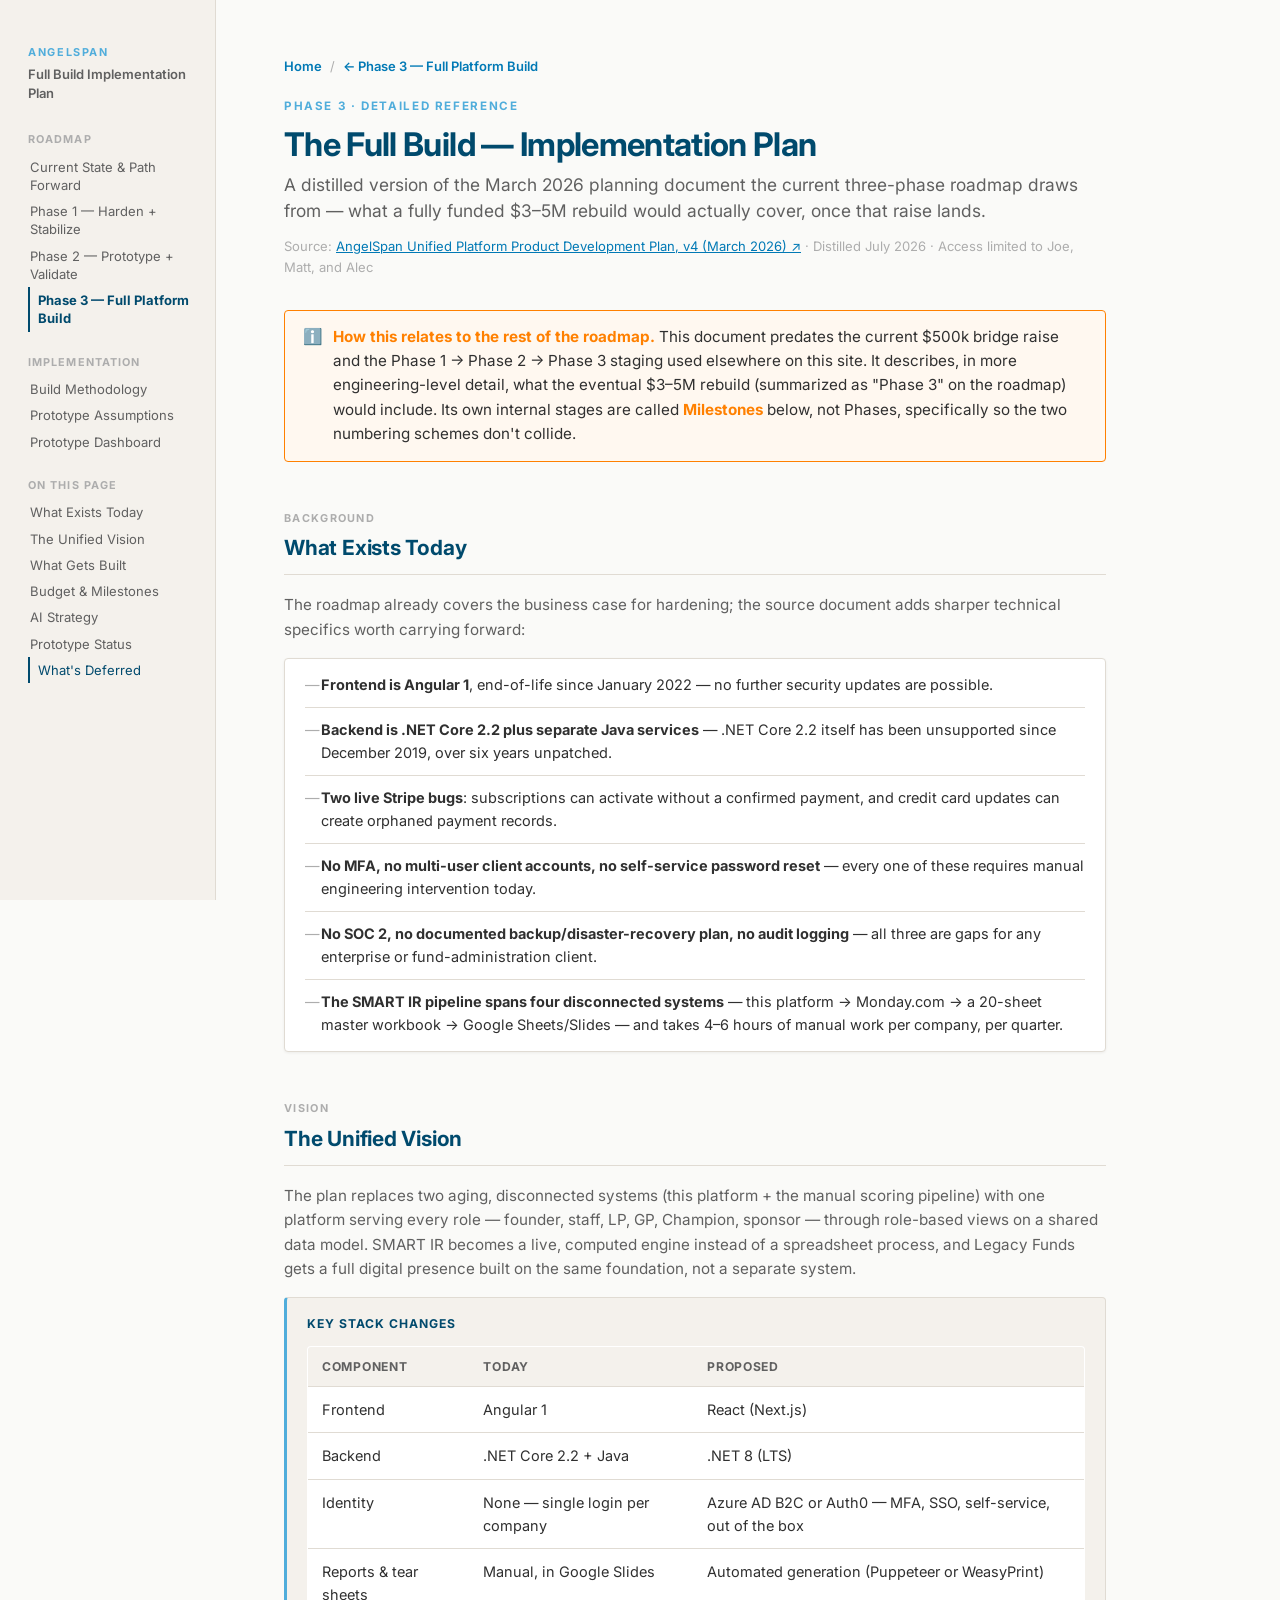
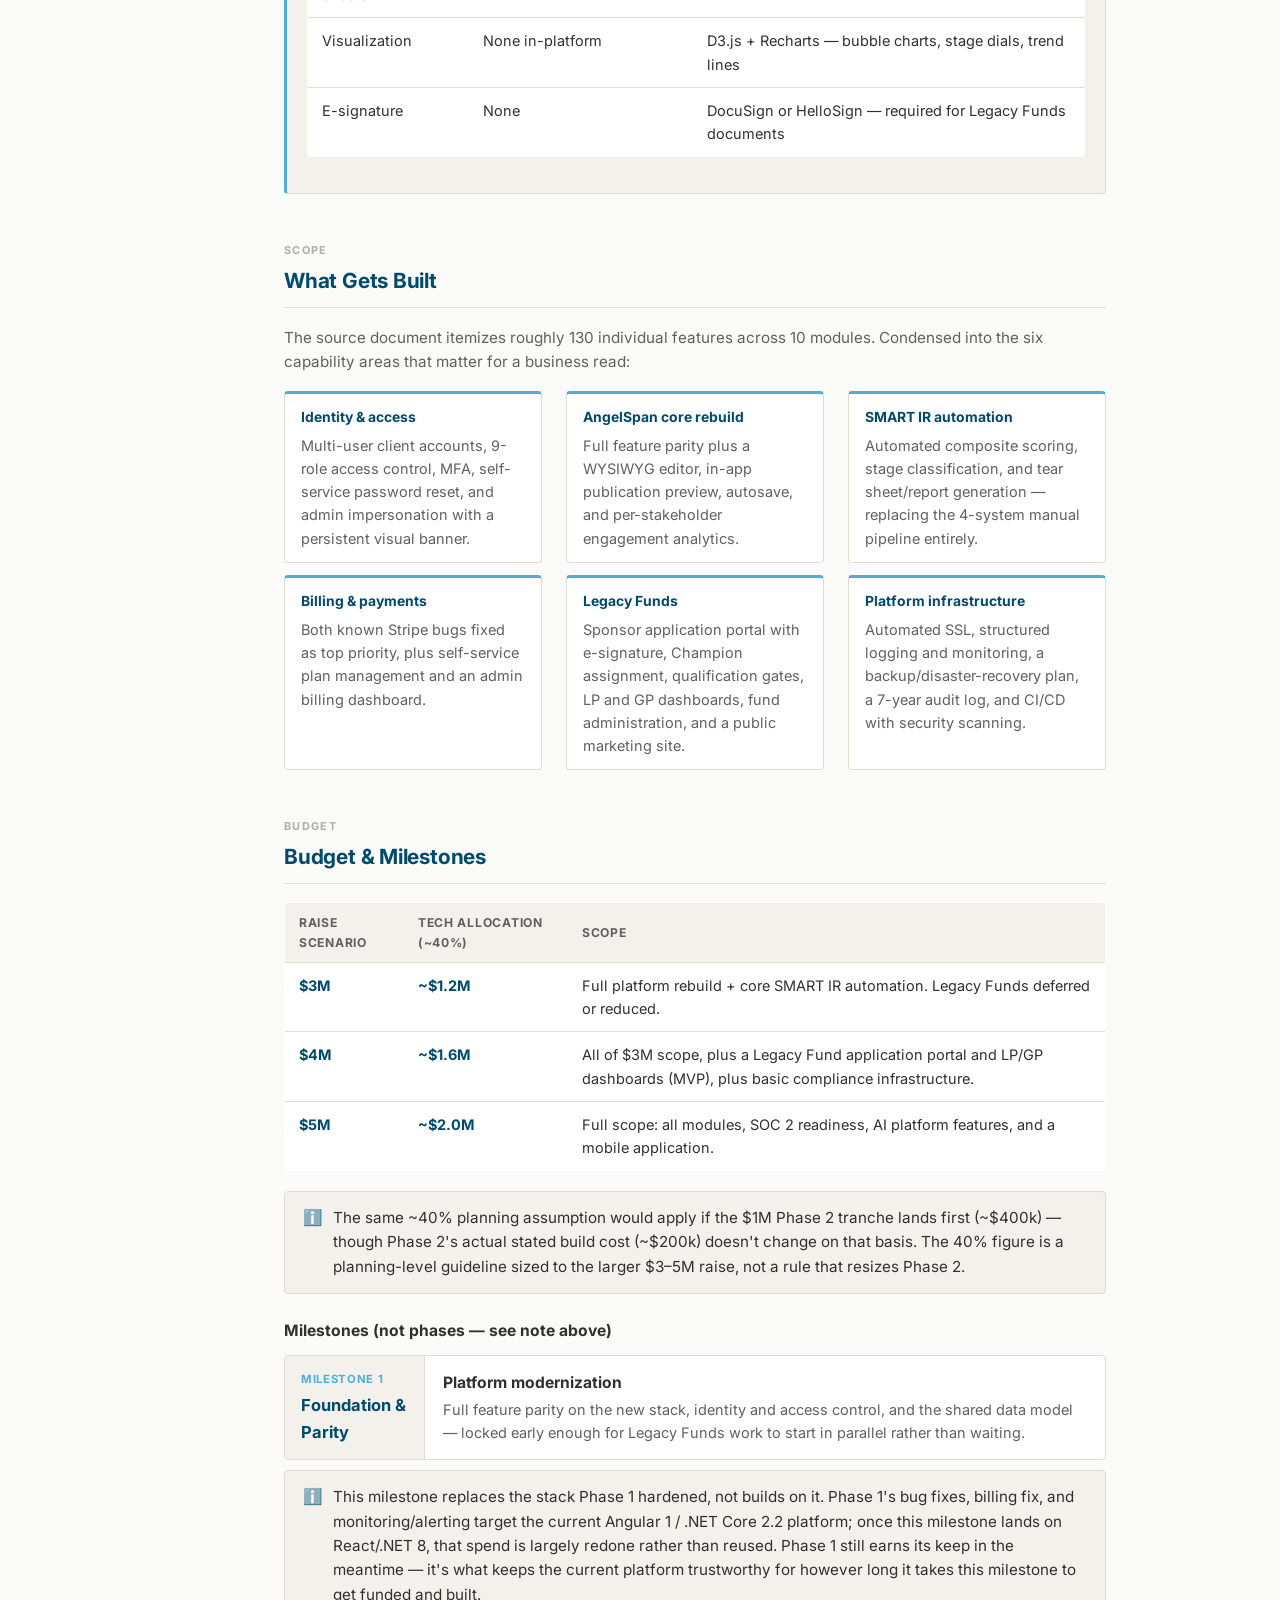
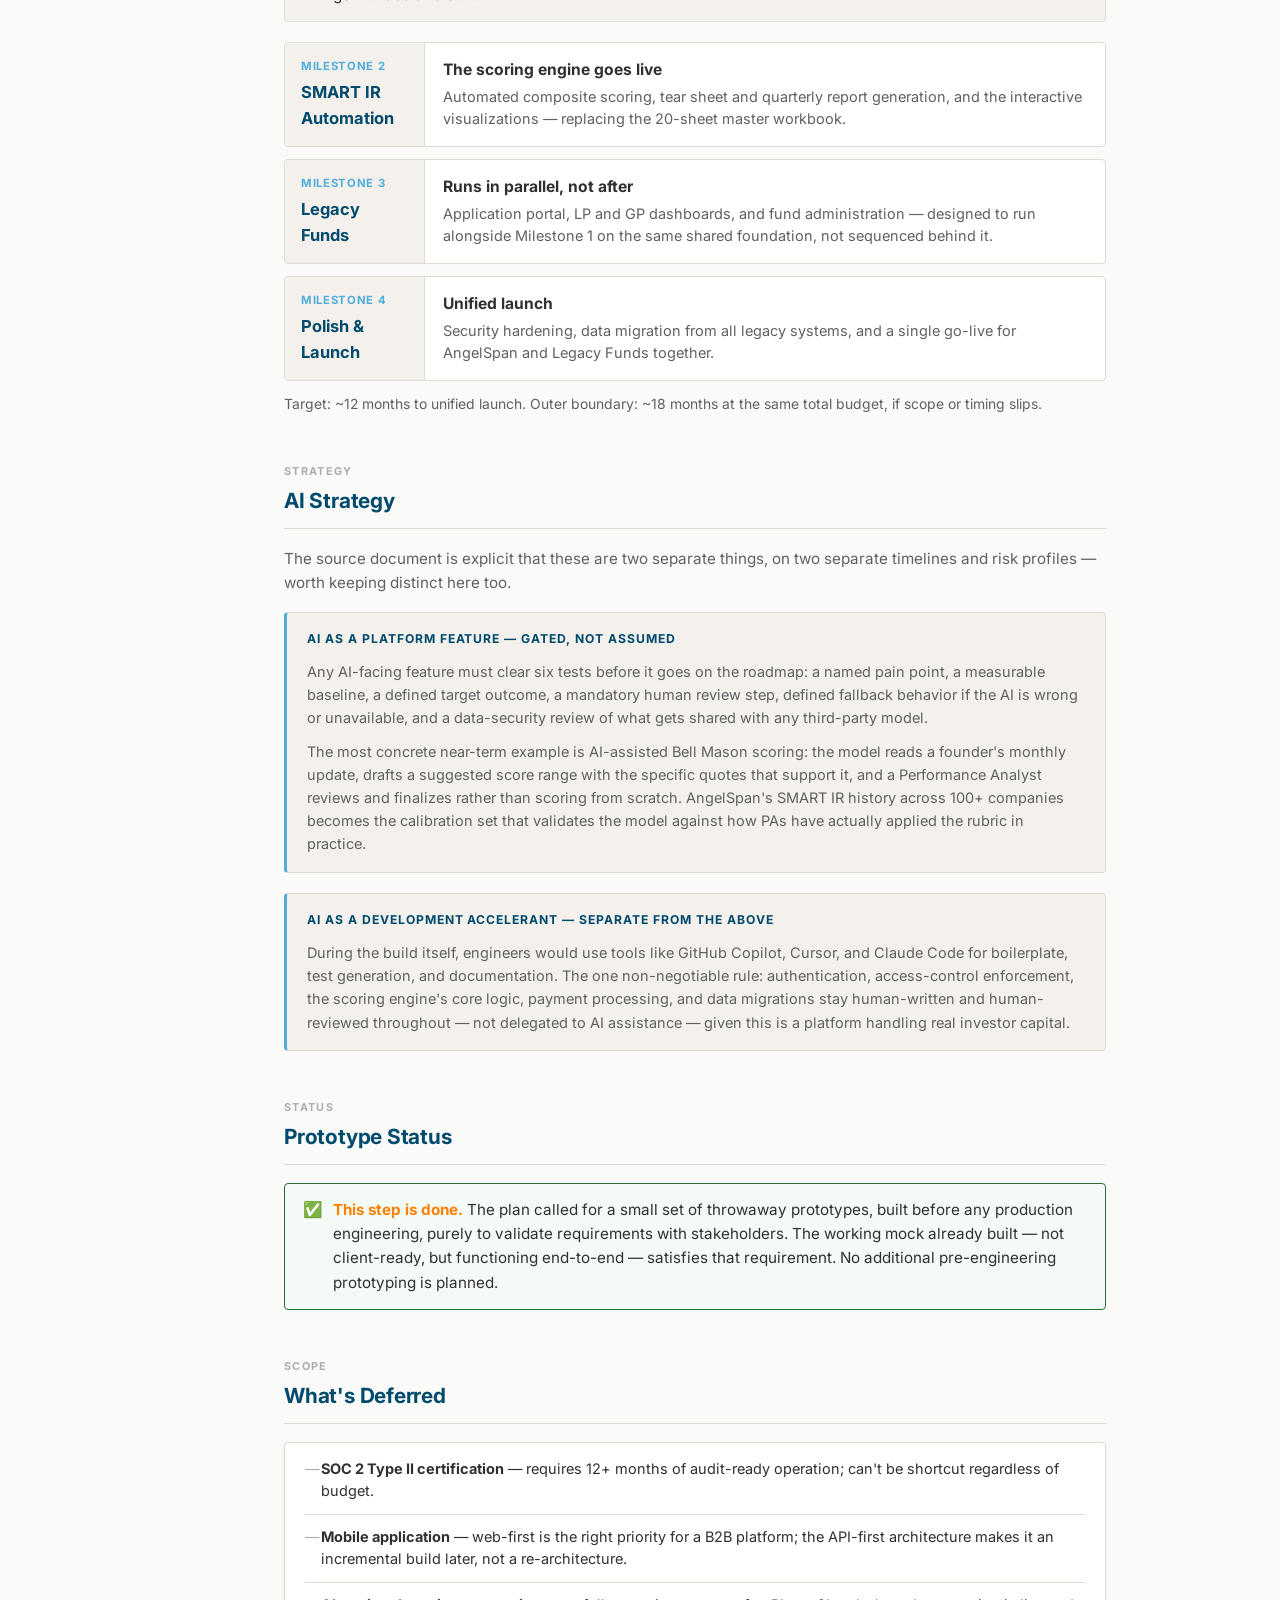
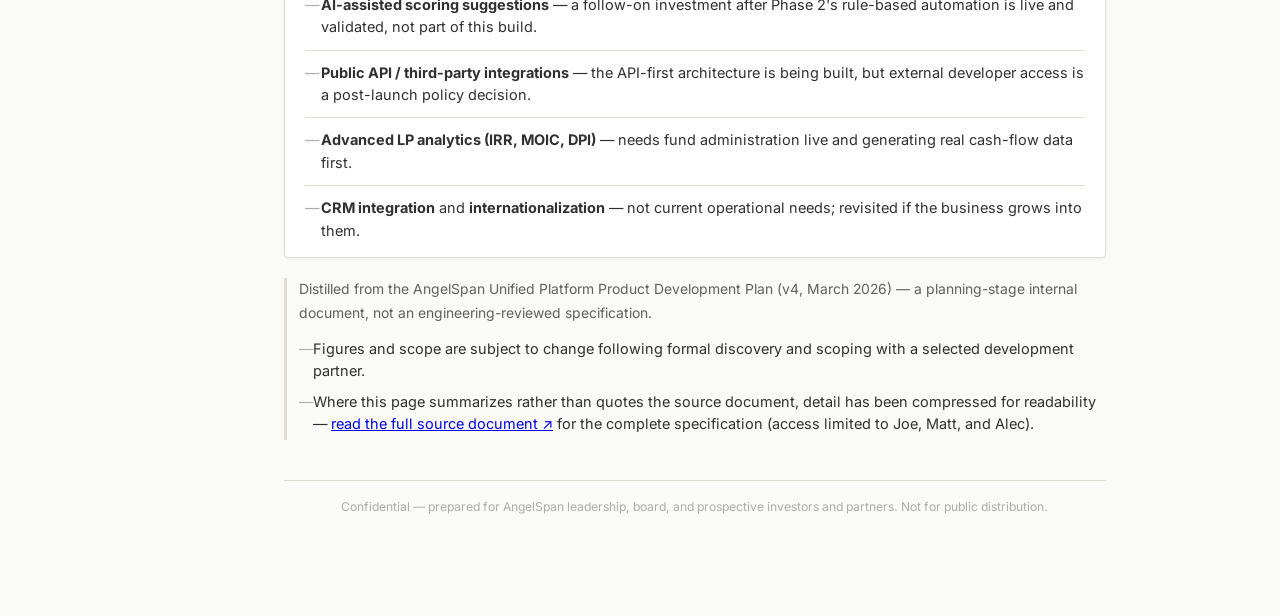
<file: phase3_implementation_plan.html>
<!DOCTYPE html>
<html lang="en">
<head>
<meta charset="UTF-8">
<meta name="viewport" content="width=device-width, initial-scale=1.0">
<title>AngelSpan — Full Build Implementation Plan</title>
<link href="https://fonts.googleapis.com/css2?family=Inter:wght@400;500;600;700&display=swap" rel="stylesheet">
<link rel="stylesheet" href="shared.css">
<style>
  * { box-sizing: border-box; margin: 0; padding: 0; }
  :root {
    --color-primary: #004A6D;
    --color-primary-light: #0179B5;
    --color-primary-pale: #50ADDB;
    --color-bg: #FAFAF8;
    --color-surface: #F4F1EC;
    --color-raised: #FFFFFF;
    --color-border: #E0DBD3;
    --color-text: #303030;
    --color-text-secondary: #606060;
    --color-text-disabled: #ADADAD;
    --color-success: #2A6B3C;
    --color-success-bg: #F4FAF5;
    --color-warning: #FF8000;
    --color-warning-bg: #FFF8F0;
    --font-sans: 'Inter', -apple-system, BlinkMacSystemFont, 'Segoe UI', sans-serif;
  }
  @media (prefers-color-scheme: dark) {
    :root {
      --color-bg: #0F1219;
      --color-surface: #181C26;
      --color-raised: #1D2130;
      --color-border: #252B3A;
      --color-text: #E4E8F0;
      --color-text-secondary: #94A0B3;
      --color-text-disabled: #4E5870;
      --color-success-bg: rgba(42,107,60,.15);
      --color-warning-bg: rgba(255,128,0,.13);
    }
  }
  html { font-size: clamp(14px, 0.5vw + 11px, 18px); -webkit-text-size-adjust: 100%; }
  body { font-family: var(--font-sans); background: var(--color-bg); color: var(--color-text); font-size: 0.9167rem; line-height: 1.6; }

  .layout { display: grid; grid-template-columns: 216px 1fr; min-height: 100vh; }
  .toc { position: sticky; top: 0; height: 100vh; overflow-y: auto; padding: 44px 0 44px 28px; border-right: 1px solid var(--color-border); background: var(--color-surface); }
  .toc-brand { font-size: 0.625rem; font-weight: 700; text-transform: uppercase; letter-spacing: .15em; color: var(--color-primary-pale); margin-bottom: 4px; }
  .toc-title { font-size: 0.75rem; font-weight: 600; color: var(--color-text-secondary); margin-bottom: 28px; line-height: 1.45; max-width: 160px; }
  .toc-group { font-size: 0.625rem; font-weight: 700; text-transform: uppercase; letter-spacing: .1em; color: var(--color-text-disabled); margin: 18px 0 5px; }
  .toc nav a { display: block; font-size: 0.75rem; color: var(--color-text-secondary); text-decoration: none; padding: 4px 12px 4px 0; border-left: 2px solid transparent; line-height: 1.4; transition: color .12s, border-color .12s, padding-left .12s; }
  .toc nav a:hover, .toc nav a.on { color: var(--color-primary); border-left-color: var(--color-primary); padding-left: 8px; }
  .toc-pages { margin-bottom: 22px; }
  .toc-pages a { display: block; font-size: 0.75rem; color: var(--color-text-secondary); text-decoration: none; padding: 4px 12px 4px 0; border-left: 2px solid transparent; line-height: 1.4; transition: color .12s, border-color .12s, padding-left .12s; }
  .toc-pages a:hover { color: var(--color-primary-light); border-left-color: var(--color-primary-light); padding-left: 8px; }
  .toc-pages a.page-active { color: var(--color-primary); font-weight: 700; border-left-color: var(--color-primary); padding-left: 8px; }
  .toc-brand-link { text-decoration: none; }
  .toc-brand-link:hover .toc-brand { color: var(--color-primary-light); }

  .content { padding: 56px 68px 100px; max-width: min(1400px, 90%); }
  .eyebrow { font-size: 0.6667rem; font-weight: 700; text-transform: uppercase; letter-spacing: .14em; color: var(--color-primary-pale); margin-bottom: 10px; }
  h1 { font-size: 1.875rem; font-weight: 700; color: var(--color-primary); letter-spacing: -.02em; line-height: 1.18; margin-bottom: 8px; text-wrap: balance; }
  .subtitle { font-size: 1rem; color: var(--color-text-secondary); margin-bottom: 12px; line-height: 1.5; max-width: min(900px, 100%); }
  .hero-meta { font-size: 0.75rem; color: var(--color-text-disabled); margin-bottom: 32px; }

  .sec { margin-top: 48px; scroll-margin-top: 20px; }
  .sec:first-child { margin-top: 0; }
  .sec-label { font-size: 0.625rem; font-weight: 700; text-transform: uppercase; letter-spacing: .12em; color: var(--color-text-disabled); margin-bottom: 4px; }
  .sec h2 { font-size: 1.2rem; font-weight: 700; color: var(--color-primary); border-bottom: 1px solid var(--color-border); padding-bottom: 10px; margin-bottom: 18px; letter-spacing: -.01em; }

  .funding-note { display: flex; gap: 10px; align-items: flex-start; padding: 14px 18px; background: var(--color-warning-bg); border: 1px solid var(--color-warning); border-radius: 4px; margin-bottom: 20px; }
  .funding-note .icon { font-size: 0.9rem; line-height: 1.5; }
  .funding-note p { font-size: 0.875rem; color: var(--color-text); line-height: 1.6; }
  .funding-note strong { color: var(--color-warning); }

  .scope-box { background: var(--color-surface); border: 1px solid var(--color-border); border-left: 3px solid var(--color-primary-pale); border-radius: 4px; padding: 16px 20px; margin-bottom: 20px; }
  .scope-box h3 { font-size: 0.7rem; font-weight: 700; text-transform: uppercase; letter-spacing: 0.08em; color: var(--color-primary); margin-bottom: 12px; }
  .scope-grid { display: grid; grid-template-columns: 1fr 1fr; gap: 12px 24px; }
  .scope-grid.cols-3 { grid-template-columns: 1fr 1fr 1fr; }
  .scope-item { font-size: 0.8333rem; color: var(--color-text-secondary); padding: 12px 16px; background: var(--color-raised); border: 1px solid var(--color-border); border-top: 3px solid var(--color-primary-pale); border-radius: 4px; line-height: 1.6; }
  .scope-item strong { display: block; color: var(--color-primary); font-size: 0.8rem; margin-bottom: 6px; }

  ul.bullets-plain { list-style: none; margin: 0 0 20px; padding: 0; background: var(--color-raised); border: 1px solid var(--color-border); border-radius: 4px; padding: 4px 20px; box-shadow: 0 1px 3px rgba(0,0,0,0.06); }
  ul.bullets-plain li { position: relative; padding: 11px 0 11px 16px; border-bottom: 1px solid var(--color-border); font-size: 0.8333rem; line-height: 1.55; color: var(--color-text); }
  ul.bullets-plain li:last-child { border-bottom: none; }
  ul.bullets-plain li::before { content: "—"; position: absolute; left: 0; color: var(--color-text-disabled); }
  ul.bullets-plain li strong { color: var(--color-text); }

  table.plan-table { width: 100%; border-collapse: collapse; font-size: 0.8333rem; margin: 0 0 20px; background: var(--color-raised); border: 1px solid var(--color-border); border-radius: 4px; overflow: hidden; }
  table.plan-table th { background: var(--color-surface); color: var(--color-text-secondary); text-align: left; padding: 10px 14px; font-size: 0.7rem; font-weight: 700; text-transform: uppercase; letter-spacing: .06em; border-bottom: 1px solid var(--color-border); }
  table.plan-table td { padding: 11px 14px; border-bottom: 1px solid var(--color-border); color: var(--color-text); vertical-align: top; }
  table.plan-table tr:last-child td { border-bottom: none; }
  table.plan-table td.hl { font-weight: 700; color: var(--color-primary); white-space: nowrap; }
  .table-wrap { overflow-x: auto; }

  .milestone { display: grid; grid-template-columns: 140px 1fr; gap: 0; border: 1px solid var(--color-border); border-radius: 4px; overflow: hidden; margin-bottom: 12px; background: var(--color-raised); }
  .milestone .m-num { background: var(--color-surface); padding: 14px 16px; border-right: 1px solid var(--color-border); }
  .milestone .m-num .k { font-size: 0.65rem; font-weight: 700; text-transform: uppercase; letter-spacing: .06em; color: var(--color-primary-pale); }
  .milestone .m-num .v { font-size: 0.95rem; font-weight: 700; color: var(--color-primary); margin-top: 4px; }
  .milestone .m-body { padding: 14px 18px; }
  .milestone .m-body h4 { font-size: 0.9rem; font-weight: 700; color: var(--color-text); margin-bottom: 4px; }
  .milestone .m-body p { font-size: 0.8333rem; color: var(--color-text-secondary); line-height: 1.55; }

  .pc-grid { display: grid; grid-template-columns: 1fr 1fr; gap: 20px; margin-bottom: 20px; }
  .pc-box { border-radius: 4px; padding: 18px 20px; border: 1px solid var(--color-border); }
  .pc-box.pro { background: var(--color-success-bg); border-left: 3px solid var(--color-success); }
  .pc-box.con { background: var(--color-warning-bg); border-left: 3px solid var(--color-warning); }
  .pc-box h3 { font-size: 0.7rem; font-weight: 700; text-transform: uppercase; letter-spacing: 0.08em; margin-bottom: 12px; }
  .pc-box.pro h3 { color: var(--color-success); }
  .pc-box.con h3 { color: var(--color-warning); }
  .pc-box ul { list-style: none; }
  .pc-box li { font-size: 0.8333rem; line-height: 1.6; color: var(--color-text); padding: 7px 0 7px 16px; position: relative; }
  .pc-box li::before { content: "—"; position: absolute; left: 0; color: var(--color-text-secondary); }

  .caveat { font-size: 0.8rem; color: var(--color-text-secondary); border-left: 3px solid var(--color-border); padding-left: 12px; line-height: 1.7; }
  .caveat ul.bullets-plain { background: none; border: none; box-shadow: none; padding: 0; margin: 8px 0 0; }
  .caveat ul.bullets-plain li { border-bottom: none; padding: 4px 0 4px 14px; }
  .confidential-footer { margin-top: 40px; padding-top: 16px; border-top: 1px solid var(--color-border); font-size: 0.7rem; color: var(--color-text-disabled); text-align: center; }

  @media (max-width: 760px) {
    .layout { grid-template-columns: 1fr; }
    .toc { display: none; }
    .content { padding: 32px 24px 64px; max-width: 100%; }
    .scope-grid, .scope-grid.cols-3, .pc-grid { grid-template-columns: 1fr; }
    .milestone { grid-template-columns: 1fr; }
    .milestone .m-num { border-right: none; border-bottom: 1px solid var(--color-border); }
  }
</style>
</head>
<body>
<div class="layout">

<nav class="toc">
  <a href="index.html" class="toc-brand-link" title="Home"><div class="toc-brand">AngelSpan</div></a>
  <div class="toc-title">Full Build Implementation Plan</div>

  <div class="toc-group">Roadmap</div>
  <div class="toc-pages">
    <a href="roadmap_presentation.html">Current State &amp; Path Forward</a>
    <a href="phase1_harden_stabilize.html">Phase 1 — Harden + Stabilize</a>
    <a href="phase2_prototype_validate.html">Phase 2 — Prototype + Validate</a>
    <a href="phase3_full_build.html" class="page-active">Phase 3 — Full Platform Build</a>
  </div>

  <div class="toc-group">Implementation</div>
  <div class="toc-pages">
    <a href="dashboard_strategy.html">Build Methodology</a>
    <a href="prototype_assumptions.html">Prototype Assumptions</a>
    <a href="prototype_dashboard.html">Prototype Dashboard</a>
  </div>

  <nav>
    <div class="toc-group">On This Page</div>
    <a href="#today">What Exists Today</a>
    <a href="#vision">The Unified Vision</a>
    <a href="#built">What Gets Built</a>
    <a href="#budget">Budget &amp; Milestones</a>
    <a href="#ai">AI Strategy</a>
    <a href="#prototype">Prototype Status</a>
    <a href="#deferred">What's Deferred</a>
  </nav>
</nav>

<main class="content">

  <nav class="back-nav">
    <a href="index.html">Home</a>
    <span class="sep">/</span>
    <a href="phase3_full_build.html">← Phase 3 — Full Platform Build</a>
  </nav>

  <div class="eyebrow">Phase 3 · Detailed Reference</div>
  <h1>The Full Build — Implementation Plan</h1>
  <p class="subtitle">A distilled version of the March 2026 planning document the current three-phase roadmap draws from — what a fully funded $3–5M rebuild would actually cover, once that raise lands.</p>
  <div class="hero-meta">Source: <a href="https://docs.google.com/document/d/1Pv_0dM2cgW0Eckh0T3djA9TirCV7cA4PixkWixTNbzg/edit?tab=t.0" target="_blank" style="color: var(--color-primary-light);">AngelSpan Unified Platform Product Development Plan, v4 (March 2026) ↗</a> · Distilled July 2026 · Access limited to Joe, Matt, and Alec</div>

  <div class="funding-note">
    <span class="icon">ℹ️</span>
    <p><strong>How this relates to the rest of the roadmap.</strong> This document predates the current $500k bridge raise and the Phase 1 → Phase 2 → Phase 3 staging used elsewhere on this site. It describes, in more engineering-level detail, what the eventual $3–5M rebuild (summarized as "Phase 3" on the roadmap) would include. Its own internal stages are called <strong>Milestones</strong> below, not Phases, specifically so the two numbering schemes don't collide.</p>
  </div>

  <section class="sec" id="today">
    <div class="sec-label">Background</div>
    <h2>What Exists Today</h2>
    <p style="font-size: 0.875rem; color: var(--color-text-secondary); line-height: 1.6; margin-bottom: 16px;">The roadmap already covers the business case for hardening; the source document adds sharper technical specifics worth carrying forward:</p>
    <ul class="bullets-plain">
      <li><strong>Frontend is Angular 1</strong>, end-of-life since January 2022 — no further security updates are possible.</li>
      <li><strong>Backend is .NET Core 2.2 plus separate Java services</strong> — .NET Core 2.2 itself has been unsupported since December 2019, over six years unpatched.</li>
      <li><strong>Two live Stripe bugs</strong>: subscriptions can activate without a confirmed payment, and credit card updates can create orphaned payment records.</li>
      <li><strong>No MFA, no multi-user client accounts, no self-service password reset</strong> — every one of these requires manual engineering intervention today.</li>
      <li><strong>No SOC 2, no documented backup/disaster-recovery plan, no audit logging</strong> — all three are gaps for any enterprise or fund-administration client.</li>
      <li><strong>The SMART IR pipeline spans four disconnected systems</strong> — this platform → Monday.com → a 20-sheet master workbook → Google Sheets/Slides — and takes 4–6 hours of manual work per company, per quarter.</li>
    </ul>
  </section>

  <section class="sec" id="vision">
    <div class="sec-label">Vision</div>
    <h2>The Unified Vision</h2>
    <p style="font-size: 0.875rem; color: var(--color-text-secondary); line-height: 1.6; margin-bottom: 16px;">The plan replaces two aging, disconnected systems (this platform + the manual scoring pipeline) with one platform serving every role — founder, staff, LP, GP, Champion, sponsor — through role-based views on a shared data model. SMART IR becomes a live, computed engine instead of a spreadsheet process, and Legacy Funds gets a full digital presence built on the same foundation, not a separate system.</p>
    <div class="scope-box">
      <h3>Key stack changes</h3>
      <div class="table-wrap">
        <table class="plan-table">
          <thead><tr><th>Component</th><th>Today</th><th>Proposed</th></tr></thead>
          <tbody>
            <tr><td>Frontend</td><td>Angular 1</td><td>React (Next.js)</td></tr>
            <tr><td>Backend</td><td>.NET Core 2.2 + Java</td><td>.NET 8 (LTS)</td></tr>
            <tr><td>Identity</td><td>None — single login per company</td><td>Azure AD B2C or Auth0 — MFA, SSO, self-service, out of the box</td></tr>
            <tr><td>Reports &amp; tear sheets</td><td>Manual, in Google Slides</td><td>Automated generation (Puppeteer or WeasyPrint)</td></tr>
            <tr><td>Visualization</td><td>None in-platform</td><td>D3.js + Recharts — bubble charts, stage dials, trend lines</td></tr>
            <tr><td>E-signature</td><td>None</td><td>DocuSign or HelloSign — required for Legacy Funds documents</td></tr>
          </tbody>
        </table>
      </div>
    </div>
  </section>

  <section class="sec" id="built">
    <div class="sec-label">Scope</div>
    <h2>What Gets Built</h2>
    <p style="font-size: 0.875rem; color: var(--color-text-secondary); line-height: 1.6; margin-bottom: 16px;">The source document itemizes roughly 130 individual features across 10 modules. Condensed into the six capability areas that matter for a business read:</p>
    <div class="scope-grid cols-3">
      <div class="scope-item"><strong>Identity &amp; access</strong>Multi-user client accounts, 9-role access control, MFA, self-service password reset, and admin impersonation with a persistent visual banner.</div>
      <div class="scope-item"><strong>AngelSpan core rebuild</strong>Full feature parity plus a WYSIWYG editor, in-app publication preview, autosave, and per-stakeholder engagement analytics.</div>
      <div class="scope-item"><strong>SMART IR automation</strong>Automated composite scoring, stage classification, and tear sheet/report generation — replacing the 4-system manual pipeline entirely.</div>
      <div class="scope-item"><strong>Billing &amp; payments</strong>Both known Stripe bugs fixed as top priority, plus self-service plan management and an admin billing dashboard.</div>
      <div class="scope-item"><strong>Legacy Funds</strong>Sponsor application portal with e-signature, Champion assignment, qualification gates, LP and GP dashboards, fund administration, and a public marketing site.</div>
      <div class="scope-item"><strong>Platform infrastructure</strong>Automated SSL, structured logging and monitoring, a backup/disaster-recovery plan, a 7-year audit log, and CI/CD with security scanning.</div>
    </div>
  </section>

  <section class="sec" id="budget">
    <div class="sec-label">Budget</div>
    <h2>Budget &amp; Milestones</h2>
    <div class="table-wrap">
      <table class="plan-table">
        <thead><tr><th>Raise scenario</th><th>Tech allocation (~40%)</th><th>Scope</th></tr></thead>
        <tbody>
          <tr><td class="hl">$3M</td><td class="hl">~$1.2M</td><td>Full platform rebuild + core SMART IR automation. Legacy Funds deferred or reduced.</td></tr>
          <tr><td class="hl">$4M</td><td class="hl">~$1.6M</td><td>All of $3M scope, plus a Legacy Fund application portal and LP/GP dashboards (MVP), plus basic compliance infrastructure.</td></tr>
          <tr><td class="hl">$5M</td><td class="hl">~$2.0M</td><td>Full scope: all modules, SOC 2 readiness, AI platform features, and a mobile application.</td></tr>
        </tbody>
      </table>
    </div>
    <div class="funding-note" style="background: var(--color-surface); border-color: var(--color-border);">
      <span class="icon">ℹ️</span>
      <p>The same ~40% planning assumption would apply if the $1M Phase 2 tranche lands first (~$400k) — though Phase 2's actual stated build cost (~$200k) doesn't change on that basis. The 40% figure is a planning-level guideline sized to the larger $3–5M raise, not a rule that resizes Phase 2.</p>
    </div>

    <h3 style="font-size: 0.9rem; font-weight: 700; color: var(--color-text); margin: 24px 0 12px;">Milestones (not phases — see note above)</h3>
    <div class="milestone">
      <div class="m-num"><div class="k">Milestone 1</div><div class="v">Foundation &amp; Parity</div></div>
      <div class="m-body"><h4>Platform modernization</h4><p>Full feature parity on the new stack, identity and access control, and the shared data model — locked early enough for Legacy Funds work to start in parallel rather than waiting.</p></div>
    </div>
    <div class="funding-note" style="background: var(--color-surface); border-color: var(--color-border); margin-top: -2px;">
      <span class="icon">ℹ️</span>
      <p>This milestone replaces the stack Phase 1 hardened, not builds on it. Phase 1's bug fixes, billing fix, and monitoring/alerting target the current Angular 1 / .NET Core 2.2 platform; once this milestone lands on React/.NET 8, that spend is largely redone rather than reused. Phase 1 still earns its keep in the meantime — it's what keeps the current platform trustworthy for however long it takes this milestone to get funded and built.</p>
    </div>
    <div class="milestone">
      <div class="m-num"><div class="k">Milestone 2</div><div class="v">SMART IR Automation</div></div>
      <div class="m-body"><h4>The scoring engine goes live</h4><p>Automated composite scoring, tear sheet and quarterly report generation, and the interactive visualizations — replacing the 20-sheet master workbook.</p></div>
    </div>
    <div class="milestone">
      <div class="m-num"><div class="k">Milestone 3</div><div class="v">Legacy Funds</div></div>
      <div class="m-body"><h4>Runs in parallel, not after</h4><p>Application portal, LP and GP dashboards, and fund administration — designed to run alongside Milestone 1 on the same shared foundation, not sequenced behind it.</p></div>
    </div>
    <div class="milestone">
      <div class="m-num"><div class="k">Milestone 4</div><div class="v">Polish &amp; Launch</div></div>
      <div class="m-body"><h4>Unified launch</h4><p>Security hardening, data migration from all legacy systems, and a single go-live for AngelSpan and Legacy Funds together.</p></div>
    </div>
    <p style="font-size: 0.8rem; color: var(--color-text-secondary); margin-top: 12px;">Target: ~12 months to unified launch. Outer boundary: ~18 months at the same total budget, if scope or timing slips.</p>
  </section>

  <section class="sec" id="ai">
    <div class="sec-label">Strategy</div>
    <h2>AI Strategy</h2>
    <p style="font-size: 0.875rem; color: var(--color-text-secondary); line-height: 1.6; margin-bottom: 16px;">The source document is explicit that these are two separate things, on two separate timelines and risk profiles — worth keeping distinct here too.</p>
    <div class="scope-box">
      <h3>AI as a platform feature — gated, not assumed</h3>
      <p style="font-size: 0.8333rem; color: var(--color-text-secondary); line-height: 1.6; margin-bottom: 10px;">Any AI-facing feature must clear six tests before it goes on the roadmap: a named pain point, a measurable baseline, a defined target outcome, a mandatory human review step, defined fallback behavior if the AI is wrong or unavailable, and a data-security review of what gets shared with any third-party model.</p>
      <p style="font-size: 0.8333rem; color: var(--color-text-secondary); line-height: 1.6;">The most concrete near-term example is AI-assisted Bell Mason scoring: the model reads a founder's monthly update, drafts a suggested score range with the specific quotes that support it, and a Performance Analyst reviews and finalizes rather than scoring from scratch. AngelSpan's SMART IR history across 100+ companies becomes the calibration set that validates the model against how PAs have actually applied the rubric in practice.</p>
    </div>
    <div class="scope-box">
      <h3>AI as a development accelerant — separate from the above</h3>
      <p style="font-size: 0.8333rem; color: var(--color-text-secondary); line-height: 1.6;">During the build itself, engineers would use tools like GitHub Copilot, Cursor, and Claude Code for boilerplate, test generation, and documentation. The one non-negotiable rule: authentication, access-control enforcement, the scoring engine's core logic, payment processing, and data migrations stay human-written and human-reviewed throughout — not delegated to AI assistance — given this is a platform handling real investor capital.</p>
    </div>
  </section>

  <section class="sec" id="prototype">
    <div class="sec-label">Status</div>
    <h2>Prototype Status</h2>
    <div class="funding-note" style="background: var(--color-success-bg); border-color: var(--color-success);">
      <span class="icon">✅</span>
      <p><strong>This step is done.</strong> The plan called for a small set of throwaway prototypes, built before any production engineering, purely to validate requirements with stakeholders. The working mock already built — not client-ready, but functioning end-to-end — satisfies that requirement. No additional pre-engineering prototyping is planned.</p>
    </div>
  </section>

  <section class="sec" id="deferred">
    <div class="sec-label">Scope</div>
    <h2>What's Deferred</h2>
    <ul class="bullets-plain">
      <li><strong>SOC 2 Type II certification</strong> — requires 12+ months of audit-ready operation; can't be shortcut regardless of budget.</li>
      <li><strong>Mobile application</strong> — web-first is the right priority for a B2B platform; the API-first architecture makes it an incremental build later, not a re-architecture.</li>
      <li><strong>AI-assisted scoring suggestions</strong> — a follow-on investment after Phase 2's rule-based automation is live and validated, not part of this build.</li>
      <li><strong>Public API / third-party integrations</strong> — the API-first architecture is being built, but external developer access is a post-launch policy decision.</li>
      <li><strong>Advanced LP analytics (IRR, MOIC, DPI)</strong> — needs fund administration live and generating real cash-flow data first.</li>
      <li><strong>CRM integration</strong> and <strong>internationalization</strong> — not current operational needs; revisited if the business grows into them.</li>
    </ul>
  </section>

  <div class="caveat">
    <p style="margin-bottom: 8px;">Distilled from the AngelSpan Unified Platform Product Development Plan (v4, March 2026) — a planning-stage internal document, not an engineering-reviewed specification.</p>
    <ul class="bullets-plain">
      <li>Figures and scope are subject to change following formal discovery and scoping with a selected development partner.</li>
      <li>Where this page summarizes rather than quotes the source document, detail has been compressed for readability — <a href="https://docs.google.com/document/d/1Pv_0dM2cgW0Eckh0T3djA9TirCV7cA4PixkWixTNbzg/edit?tab=t.0" target="_blank">read the full source document ↗</a> for the complete specification (access limited to Joe, Matt, and Alec).</li>
    </ul>
  </div>

  <div class="confidential-footer">Confidential — prepared for AngelSpan leadership, board, and prospective investors and partners. Not for public distribution.</div>

</main>
</div>

<script>
const secs = document.querySelectorAll('.sec[id]');
const links = document.querySelectorAll('.toc nav a');
const io = new IntersectionObserver(entries => {
  entries.forEach(e => {
    if (e.isIntersecting) {
      links.forEach(l => l.classList.remove('on'));
      const a = document.querySelector(`.toc nav a[href="#${e.target.id}"]`);
      if (a) a.classList.add('on');
    }
  });
}, { rootMargin: '-15% 0px -75% 0px' });
secs.forEach(s => io.observe(s));
</script>
</body>
</html>
</file>
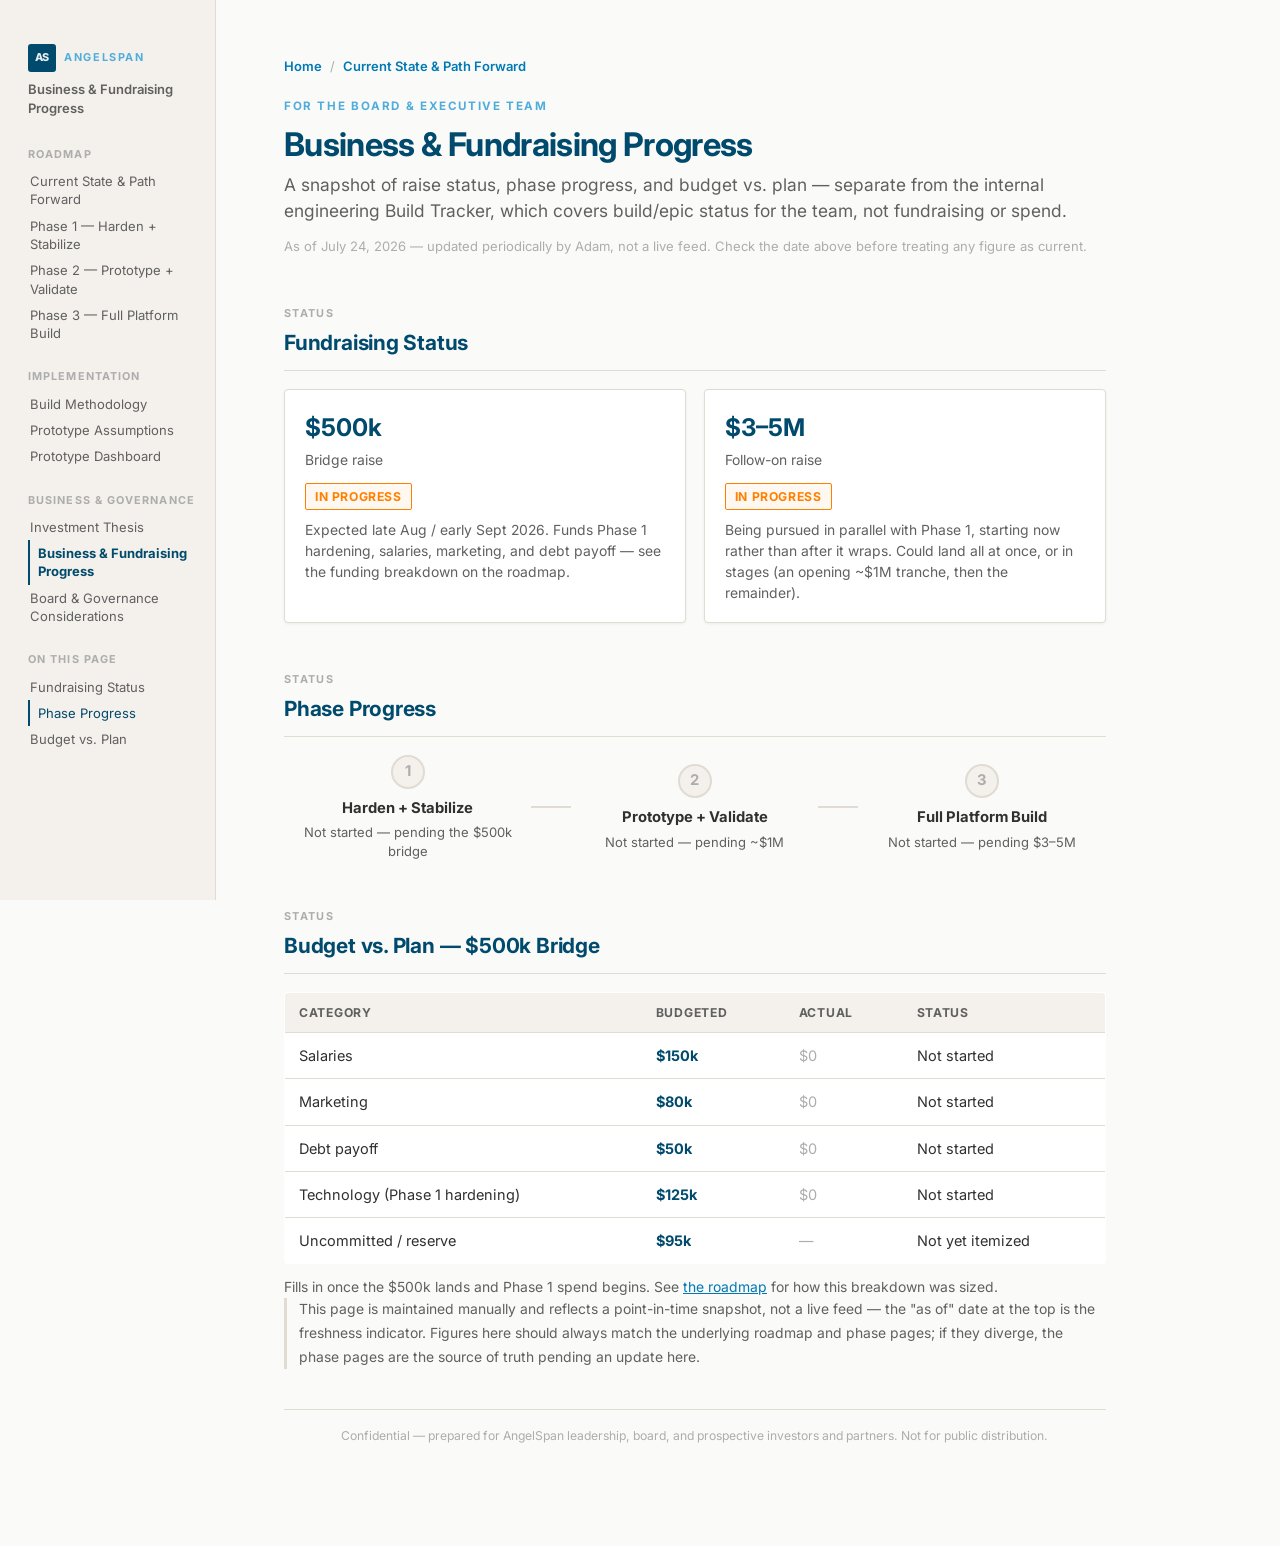
<file: progress_dashboard.html>
<!DOCTYPE html>
<html lang="en">
<head>
<meta charset="UTF-8">
<meta name="viewport" content="width=device-width, initial-scale=1.0">
<title>AngelSpan — Business &amp; Fundraising Progress</title>
<link href="https://fonts.googleapis.com/css2?family=Inter:wght@400;500;600;700&display=swap" rel="stylesheet">
<link rel="stylesheet" href="shared.css">
<style>
  * { box-sizing: border-box; margin: 0; padding: 0; }
  :root {
    --color-primary: #004A6D;
    --color-primary-light: #0179B5;
    --color-primary-pale: #50ADDB;
    --color-bg: #FAFAF8;
    --color-surface: #F4F1EC;
    --color-raised: #FFFFFF;
    --color-border: #E0DBD3;
    --color-text: #303030;
    --color-text-secondary: #606060;
    --color-text-disabled: #ADADAD;
    --color-success: #2A6B3C;
    --color-success-bg: #F4FAF5;
    --color-warning: #FF8000;
    --color-warning-bg: #FFF8F0;
    --font-sans: 'Inter', -apple-system, BlinkMacSystemFont, 'Segoe UI', sans-serif;
  }
  @media (prefers-color-scheme: dark) {
    :root {
      --color-bg: #0F1219;
      --color-surface: #181C26;
      --color-raised: #1D2130;
      --color-border: #252B3A;
      --color-text: #E4E8F0;
      --color-text-secondary: #94A0B3;
      --color-text-disabled: #4E5870;
      --color-success-bg: rgba(42,107,60,.15);
      --color-warning-bg: rgba(255,128,0,.13);
    }
  }
  html { font-size: clamp(14px, 0.5vw + 11px, 18px); -webkit-text-size-adjust: 100%; }
  body { font-family: var(--font-sans); background: var(--color-bg); color: var(--color-text); font-size: 0.9167rem; line-height: 1.6; }

  .layout { display: grid; grid-template-columns: 216px 1fr; min-height: 100vh; }
  .toc { position: sticky; top: 0; height: 100vh; overflow-y: auto; padding: 44px 0 44px 28px; border-right: 1px solid var(--color-border); background: var(--color-surface); }
  .toc-brand { font-size: 0.625rem; font-weight: 700; text-transform: uppercase; letter-spacing: .15em; color: var(--color-primary-pale); margin-bottom: 4px; }
  .toc-title { font-size: 0.75rem; font-weight: 600; color: var(--color-text-secondary); margin-bottom: 28px; line-height: 1.45; max-width: 160px; }
  .toc-group { font-size: 0.625rem; font-weight: 700; text-transform: uppercase; letter-spacing: .1em; color: var(--color-text-disabled); margin: 18px 0 5px; }
  .toc nav a { display: block; font-size: 0.75rem; color: var(--color-text-secondary); text-decoration: none; padding: 4px 12px 4px 0; border-left: 2px solid transparent; line-height: 1.4; transition: color .12s, border-color .12s, padding-left .12s; }
  .toc nav a:hover, .toc nav a.on { color: var(--color-primary); border-left-color: var(--color-primary); padding-left: 8px; }
  .toc-pages { margin-bottom: 22px; }
  .toc-pages a { display: block; font-size: 0.75rem; color: var(--color-text-secondary); text-decoration: none; padding: 4px 12px 4px 0; border-left: 2px solid transparent; line-height: 1.4; transition: color .12s, border-color .12s, padding-left .12s; }
  .toc-pages a:hover { color: var(--color-primary-light); border-left-color: var(--color-primary-light); padding-left: 8px; }
  .toc-pages a.page-active { color: var(--color-primary); font-weight: 700; border-left-color: var(--color-primary); padding-left: 8px; }
  .toc-mark { width: 28px; height: 28px; background: var(--color-primary); border-radius: 3px; display: inline-flex; align-items: center; justify-content: center; flex-shrink: 0; }
  .toc-mark span { color: rgba(255,255,255,.9); font-size: 0.625rem; font-weight: 800; letter-spacing: -.02em; }
  .toc-wordmark { display: flex; align-items: center; gap: 8px; margin-bottom: 8px; text-decoration: none; }
  .toc-wordmark:hover .toc-name { color: var(--color-primary-light); }
  .toc-name { font-size: 0.625rem; font-weight: 700; text-transform: uppercase; letter-spacing: .15em; color: var(--color-primary-pale); }

  .content { padding: 56px 68px 100px; max-width: min(1400px, 90%); }
  .eyebrow { font-size: 0.6667rem; font-weight: 700; text-transform: uppercase; letter-spacing: .14em; color: var(--color-primary-pale); margin-bottom: 10px; }
  h1 { font-size: 1.875rem; font-weight: 700; color: var(--color-primary); letter-spacing: -.02em; line-height: 1.18; margin-bottom: 8px; text-wrap: balance; }
  .subtitle { font-size: 1rem; color: var(--color-text-secondary); margin-bottom: 12px; line-height: 1.5; max-width: min(900px, 100%); }
  .hero-meta { font-size: 0.75rem; color: var(--color-text-disabled); margin-bottom: 32px; }

  .sec { margin-top: 48px; scroll-margin-top: 20px; }
  .sec:first-child { margin-top: 0; }
  .sec-label { font-size: 0.625rem; font-weight: 700; text-transform: uppercase; letter-spacing: .12em; color: var(--color-text-disabled); margin-bottom: 4px; }
  .sec h2 { font-size: 1.2rem; font-weight: 700; color: var(--color-primary); border-bottom: 1px solid var(--color-border); padding-bottom: 10px; margin-bottom: 18px; letter-spacing: -.01em; }

  .raise-grid { display: grid; grid-template-columns: 1fr 1fr; gap: 18px; margin-bottom: 8px; }
  .raise-card { background: var(--color-raised); border: 1px solid var(--color-border); border-radius: 4px; padding: 18px 20px; box-shadow: 0 1px 3px rgba(0,0,0,0.06); }
  .raise-card .rc-amt { font-size: 1.4rem; font-weight: 700; color: var(--color-primary); }
  .raise-card .rc-label { font-size: 0.8rem; color: var(--color-text-secondary); margin: 2px 0 12px; }
  .badge { display: inline-block; font-size: 0.7rem; font-weight: 700; text-transform: uppercase; letter-spacing: 0.05em; padding: 3px 9px; border-radius: 2px; }
  .badge.progress { background: var(--color-warning-bg); color: var(--color-warning); border: 1px solid var(--color-warning); }
  .badge.done { background: var(--color-success-bg); color: var(--color-success); border: 1px solid var(--color-success); }
  .badge.pending { background: var(--color-surface); color: var(--color-text-secondary); border: 1px solid var(--color-border); }
  .raise-card .rc-note { font-size: 0.8rem; color: var(--color-text-secondary); margin-top: 10px; line-height: 1.5; }

  .ms-track { display: grid; grid-template-columns: 1fr 40px 1fr 40px 1fr; align-items: center; margin: 8px 0 4px; }
  .ms-node { text-align: center; }
  .ms-circle { width: 34px; height: 34px; border-radius: 50%; display: flex; align-items: center; justify-content: center; font-weight: 700; font-size: 0.85rem; margin: 0 auto 8px; }
  .ms-circle.pending { background: var(--color-surface); border: 2px solid var(--color-border); color: var(--color-text-disabled); }
  .ms-circle.active { background: var(--color-warning-bg); border: 2px solid var(--color-warning); color: var(--color-warning); }
  .ms-circle.done { background: var(--color-success); border: 2px solid var(--color-success); color: #fff; }
  .ms-label { font-size: 0.85rem; font-weight: 700; color: var(--color-text); }
  .ms-status { font-size: 0.75rem; color: var(--color-text-secondary); margin-top: 3px; line-height: 1.4; }
  .ms-line { height: 2px; background: var(--color-border); }

  table.plan-table { width: 100%; border-collapse: collapse; font-size: 0.8333rem; margin: 0 0 12px; background: var(--color-raised); border: 1px solid var(--color-border); border-radius: 4px; overflow: hidden; }
  table.plan-table th { background: var(--color-surface); color: var(--color-text-secondary); text-align: left; padding: 10px 14px; font-size: 0.7rem; font-weight: 700; text-transform: uppercase; letter-spacing: .06em; border-bottom: 1px solid var(--color-border); }
  table.plan-table td { padding: 11px 14px; border-bottom: 1px solid var(--color-border); color: var(--color-text); vertical-align: top; }
  table.plan-table tr:last-child td { border-bottom: none; }
  table.plan-table td.hl { font-weight: 700; color: var(--color-primary); white-space: nowrap; }
  table.plan-table td.zero { color: var(--color-text-disabled); }
  .table-wrap { overflow-x: auto; }

  .caveat { font-size: 0.8rem; color: var(--color-text-secondary); border-left: 3px solid var(--color-border); padding-left: 12px; line-height: 1.7; }
  .confidential-footer { margin-top: 40px; padding-top: 16px; border-top: 1px solid var(--color-border); font-size: 0.7rem; color: var(--color-text-disabled); text-align: center; }

  @media (max-width: 760px) {
    .layout { grid-template-columns: 1fr; }
    .toc { display: none; }
    .content { padding: 32px 24px 64px; max-width: 100%; }
    .raise-grid { grid-template-columns: 1fr; }
    .ms-track { grid-template-columns: 1fr; }
    .ms-line { display: none; }
    .ms-node { padding: 10px 0; }
  }
</style>
</head>
<body>
<div class="layout">

<nav class="toc">
  <a href="index.html" class="toc-wordmark" title="Home">
    <div class="toc-mark"><span>AS</span></div>
    <span class="toc-name">AngelSpan</span>
  </a>
  <div class="toc-title">Business &amp; Fundraising Progress</div>

  <div class="toc-group">Roadmap</div>
  <div class="toc-pages">
    <a href="roadmap_presentation.html">Current State &amp; Path Forward</a>
    <a href="phase1_harden_stabilize.html">Phase 1 — Harden + Stabilize</a>
    <a href="phase2_prototype_validate.html">Phase 2 — Prototype + Validate</a>
    <a href="phase3_full_build.html">Phase 3 — Full Platform Build</a>
  </div>

  <div class="toc-group">Implementation</div>
  <div class="toc-pages">
    <a href="dashboard_strategy.html">Build Methodology</a>
    <a href="prototype_assumptions.html">Prototype Assumptions</a>
    <a href="prototype_dashboard.html">Prototype Dashboard</a>
  </div>

  <div class="toc-group">Business &amp; Governance</div>
  <div class="toc-pages">
    <a href="investment_thesis.html">Investment Thesis</a>
    <a href="progress_dashboard.html" class="page-active">Business &amp; Fundraising Progress</a>
    <a href="board_considerations.html">Board &amp; Governance Considerations</a>
  </div>

  <nav>
    <div class="toc-group">On This Page</div>
    <a href="#fundraising">Fundraising Status</a>
    <a href="#phases">Phase Progress</a>
    <a href="#budget">Budget vs. Plan</a>
  </nav>
</nav>

<main class="content">

  <nav class="back-nav">
    <a href="index.html">Home</a>
    <span class="sep">/</span>
    <a href="roadmap_presentation.html">Current State &amp; Path Forward</a>
  </nav>

  <div class="eyebrow">For the Board &amp; Executive Team</div>
  <h1>Business &amp; Fundraising Progress</h1>
  <p class="subtitle">A snapshot of raise status, phase progress, and budget vs. plan — separate from the internal engineering Build Tracker, which covers build/epic status for the team, not fundraising or spend.</p>
  <div class="hero-meta">As of July 24, 2026 — updated periodically by Adam, not a live feed. Check the date above before treating any figure as current.</div>

  <section class="sec" id="fundraising">
    <div class="sec-label">Status</div>
    <h2>Fundraising Status</h2>
    <div class="raise-grid">
      <div class="raise-card">
        <div class="rc-amt">$500k</div>
        <div class="rc-label">Bridge raise</div>
        <span class="badge progress">In progress</span>
        <div class="rc-note">Expected late Aug / early Sept 2026. Funds Phase 1 hardening, salaries, marketing, and debt payoff — see the funding breakdown on the roadmap.</div>
      </div>
      <div class="raise-card">
        <div class="rc-amt">$3–5M</div>
        <div class="rc-label">Follow-on raise</div>
        <span class="badge progress">In progress</span>
        <div class="rc-note">Being pursued in parallel with Phase 1, starting now rather than after it wraps. Could land all at once, or in stages (an opening ~$1M tranche, then the remainder).</div>
      </div>
    </div>
  </section>

  <section class="sec" id="phases">
    <div class="sec-label">Status</div>
    <h2>Phase Progress</h2>
    <div class="ms-track">
      <div class="ms-node">
        <div class="ms-circle pending">1</div>
        <div class="ms-label">Harden + Stabilize</div>
        <div class="ms-status">Not started — pending the $500k bridge</div>
      </div>
      <div class="ms-line"></div>
      <div class="ms-node">
        <div class="ms-circle pending">2</div>
        <div class="ms-label">Prototype + Validate</div>
        <div class="ms-status">Not started — pending ~$1M</div>
      </div>
      <div class="ms-line"></div>
      <div class="ms-node">
        <div class="ms-circle pending">3</div>
        <div class="ms-label">Full Platform Build</div>
        <div class="ms-status">Not started — pending $3–5M</div>
      </div>
    </div>
  </section>

  <section class="sec" id="budget">
    <div class="sec-label">Status</div>
    <h2>Budget vs. Plan — $500k Bridge</h2>
    <div class="table-wrap">
      <table class="plan-table">
        <thead><tr><th>Category</th><th>Budgeted</th><th>Actual</th><th>Status</th></tr></thead>
        <tbody>
          <tr><td>Salaries</td><td class="hl">$150k</td><td class="zero">$0</td><td>Not started</td></tr>
          <tr><td>Marketing</td><td class="hl">$80k</td><td class="zero">$0</td><td>Not started</td></tr>
          <tr><td>Debt payoff</td><td class="hl">$50k</td><td class="zero">$0</td><td>Not started</td></tr>
          <tr><td>Technology (Phase 1 hardening)</td><td class="hl">$125k</td><td class="zero">$0</td><td>Not started</td></tr>
          <tr><td>Uncommitted / reserve</td><td class="hl">$95k</td><td class="zero">—</td><td>Not yet itemized</td></tr>
        </tbody>
      </table>
    </div>
    <p style="font-size: 0.8rem; color: var(--color-text-secondary);">Fills in once the $500k lands and Phase 1 spend begins. See <a href="roadmap_presentation.html" style="color: var(--color-primary-light);">the roadmap</a> for how this breakdown was sized.</p>
  </section>

  <div class="caveat">
    <p>This page is maintained manually and reflects a point-in-time snapshot, not a live feed — the "as of" date at the top is the freshness indicator. Figures here should always match the underlying roadmap and phase pages; if they diverge, the phase pages are the source of truth pending an update here.</p>
  </div>

  <div class="confidential-footer">Confidential — prepared for AngelSpan leadership, board, and prospective investors and partners. Not for public distribution.</div>

</main>
</div>

<script>
const secs = document.querySelectorAll('.sec[id]');
const links = document.querySelectorAll('.toc nav a');
const io = new IntersectionObserver(entries => {
  entries.forEach(e => {
    if (e.isIntersecting) {
      links.forEach(l => l.classList.remove('on'));
      const a = document.querySelector(`.toc nav a[href="#${e.target.id}"]`);
      if (a) a.classList.add('on');
    }
  });
}, { rootMargin: '-15% 0px -75% 0px' });
secs.forEach(s => io.observe(s));
</script>
</body>
</html>
</file>
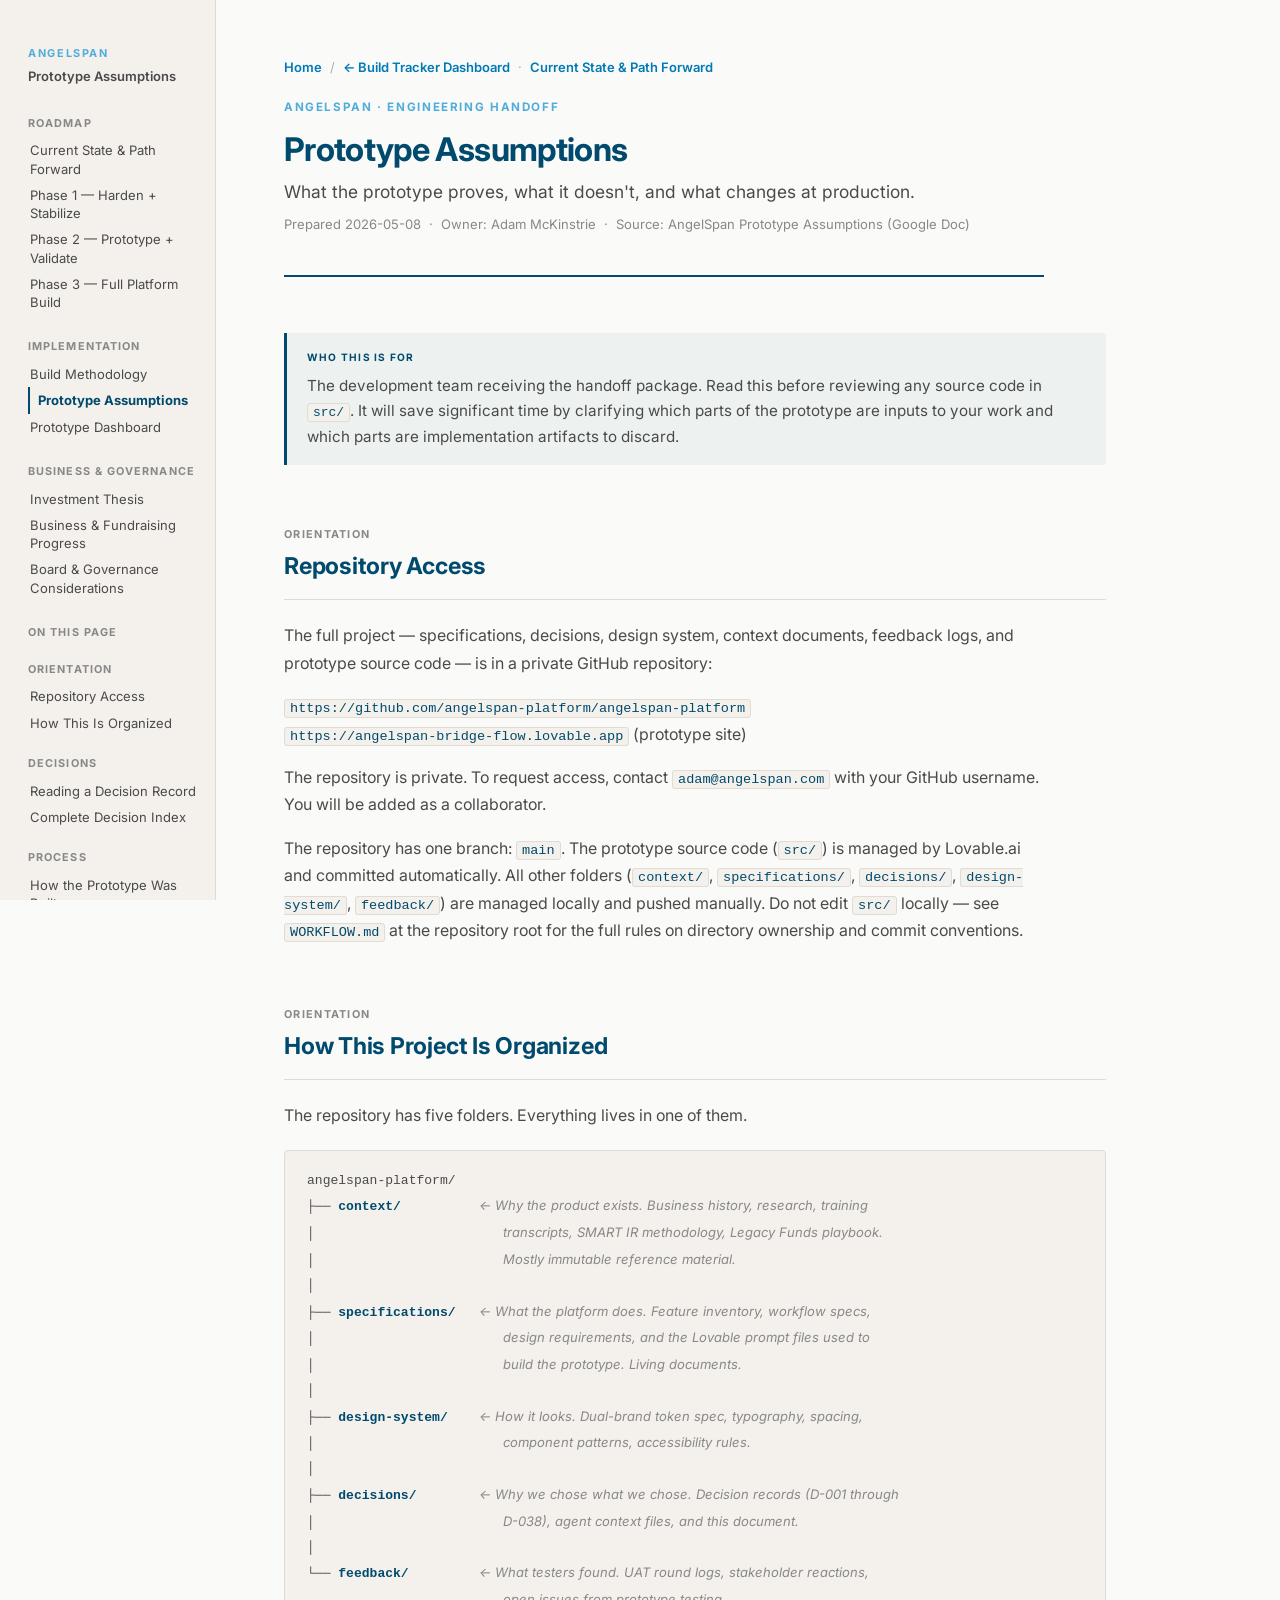
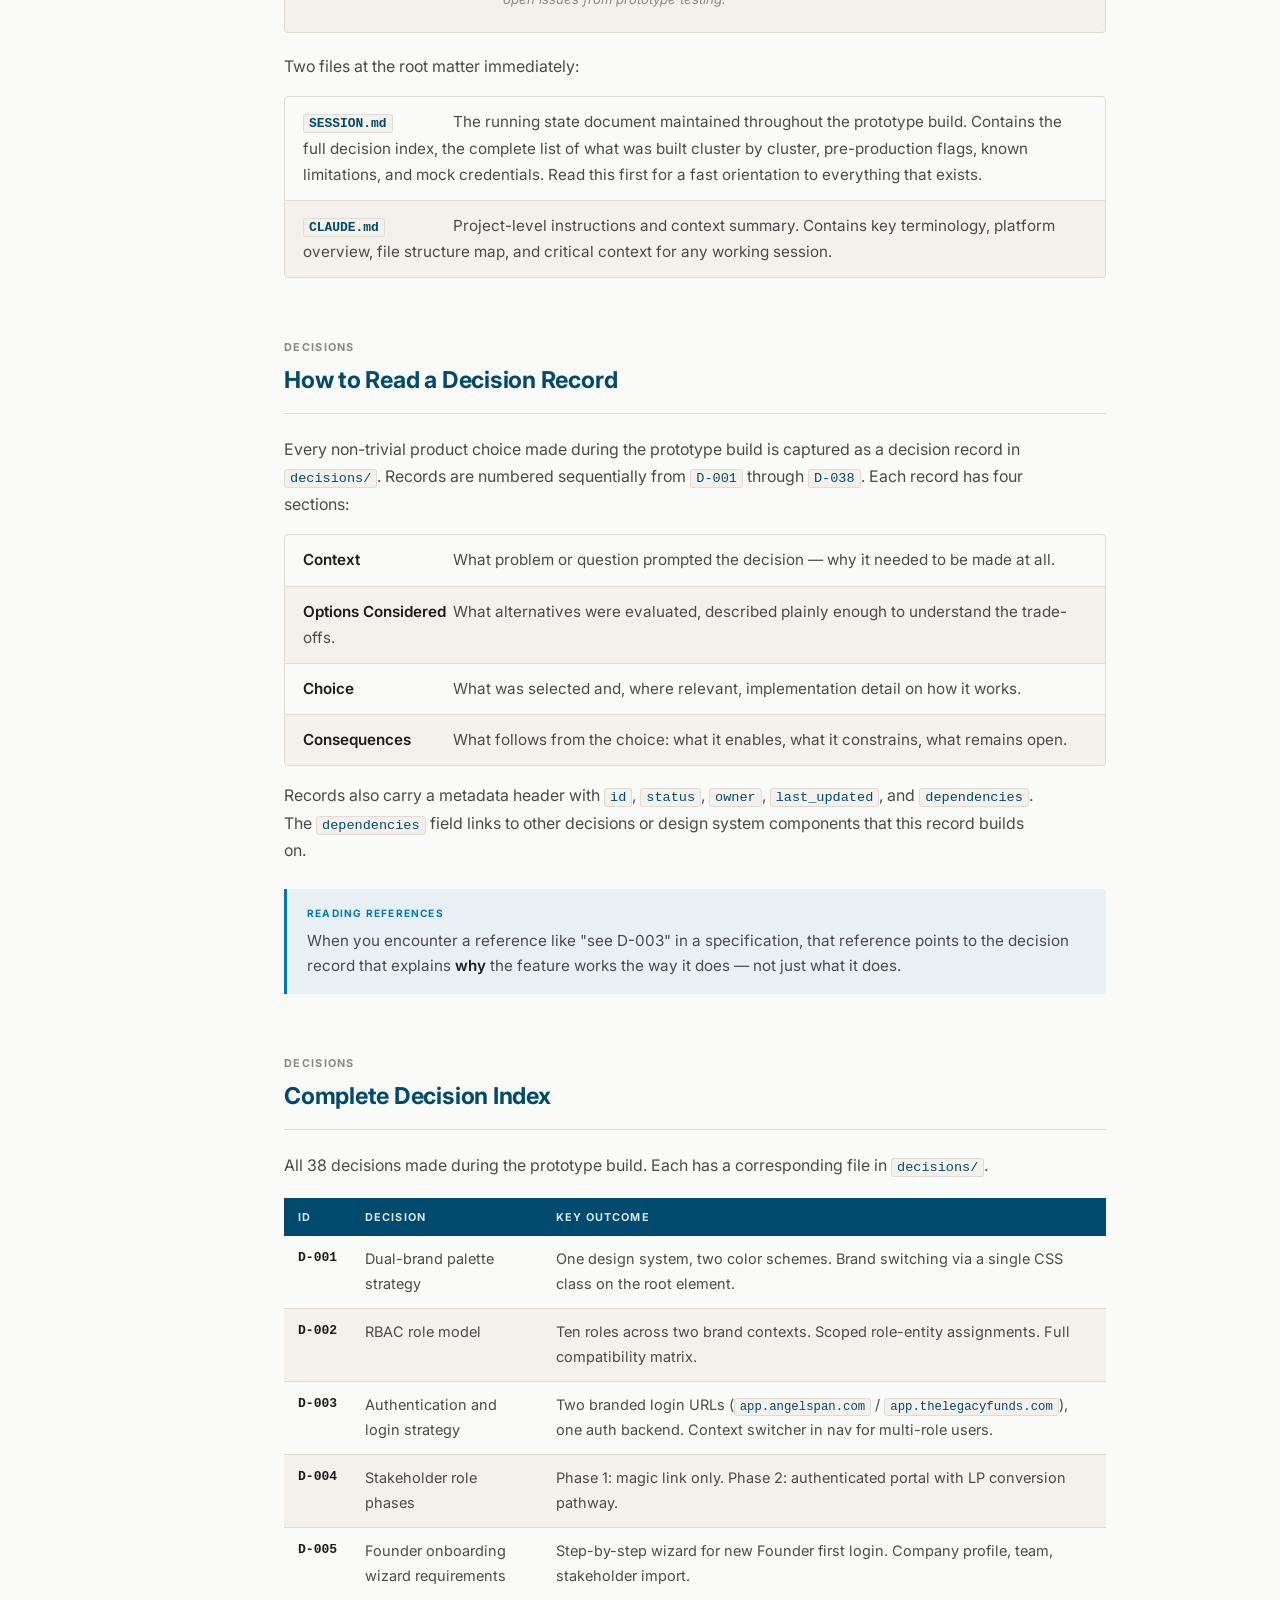
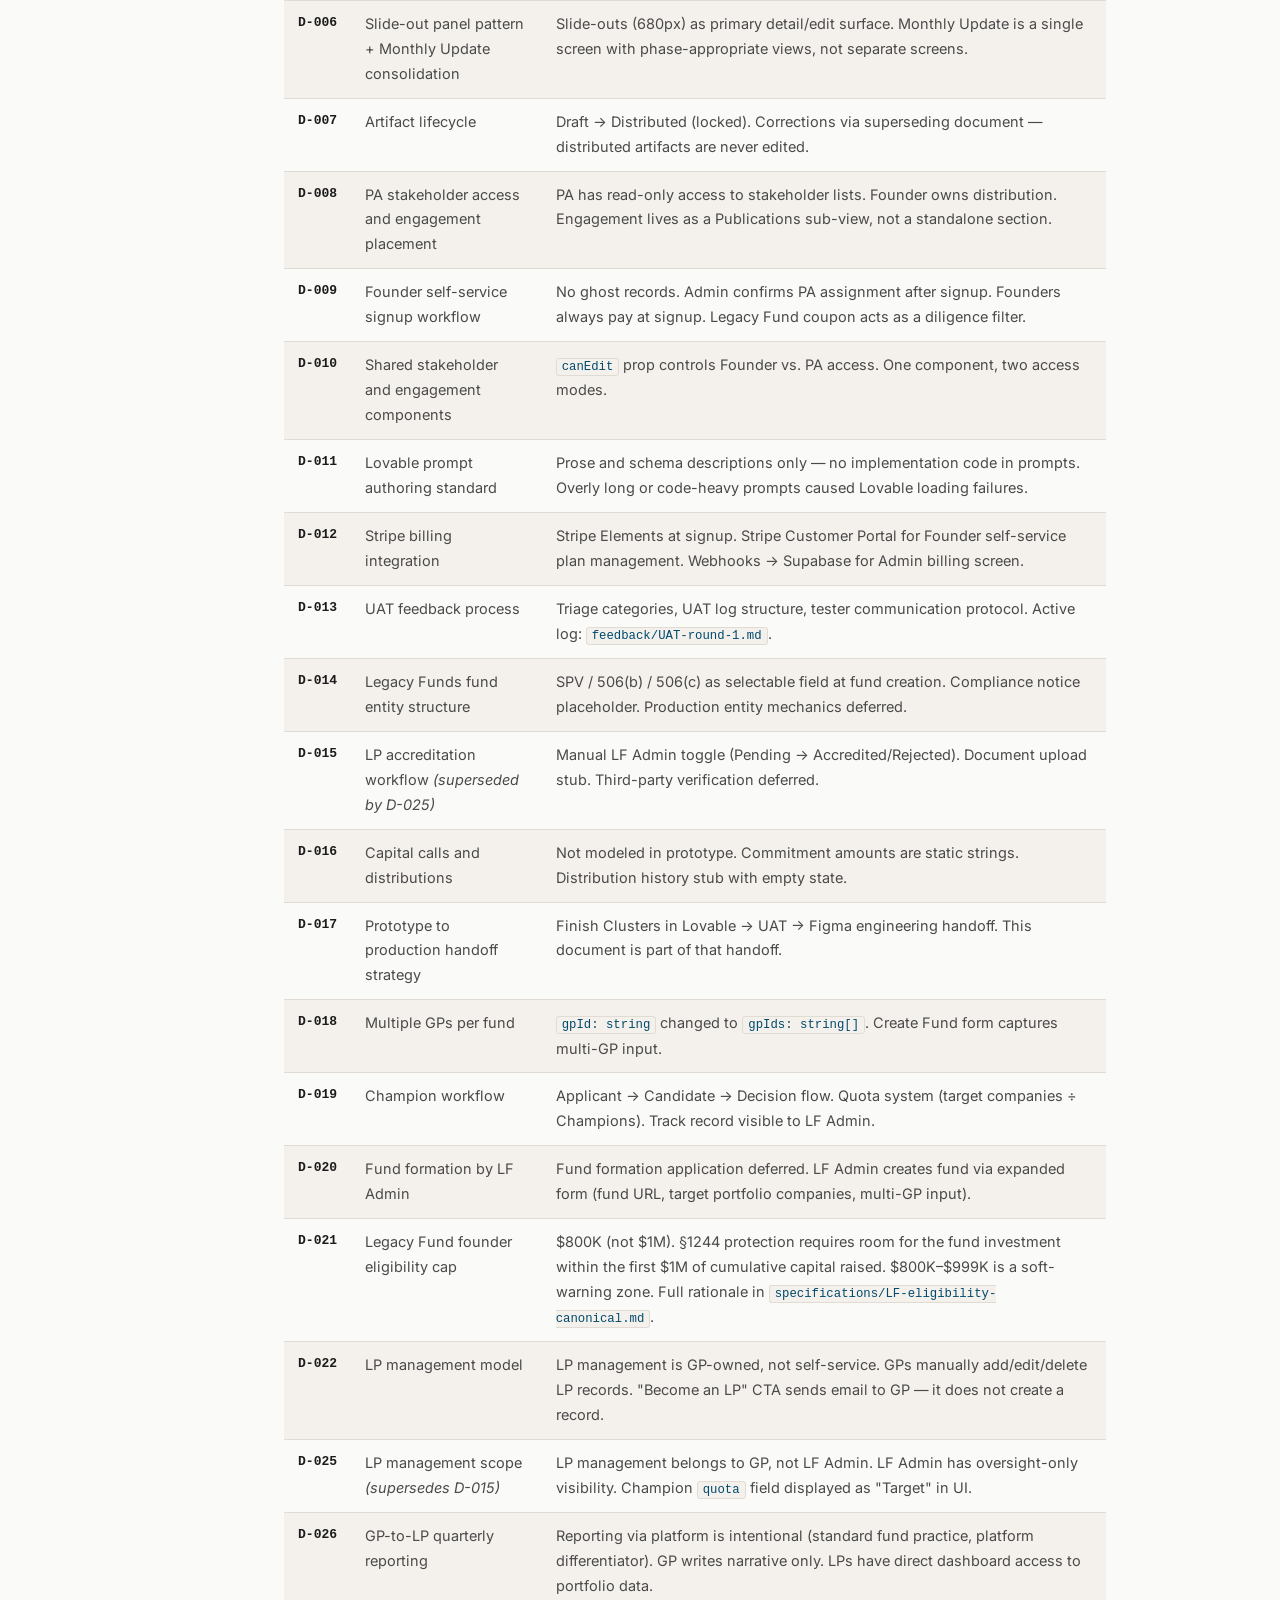
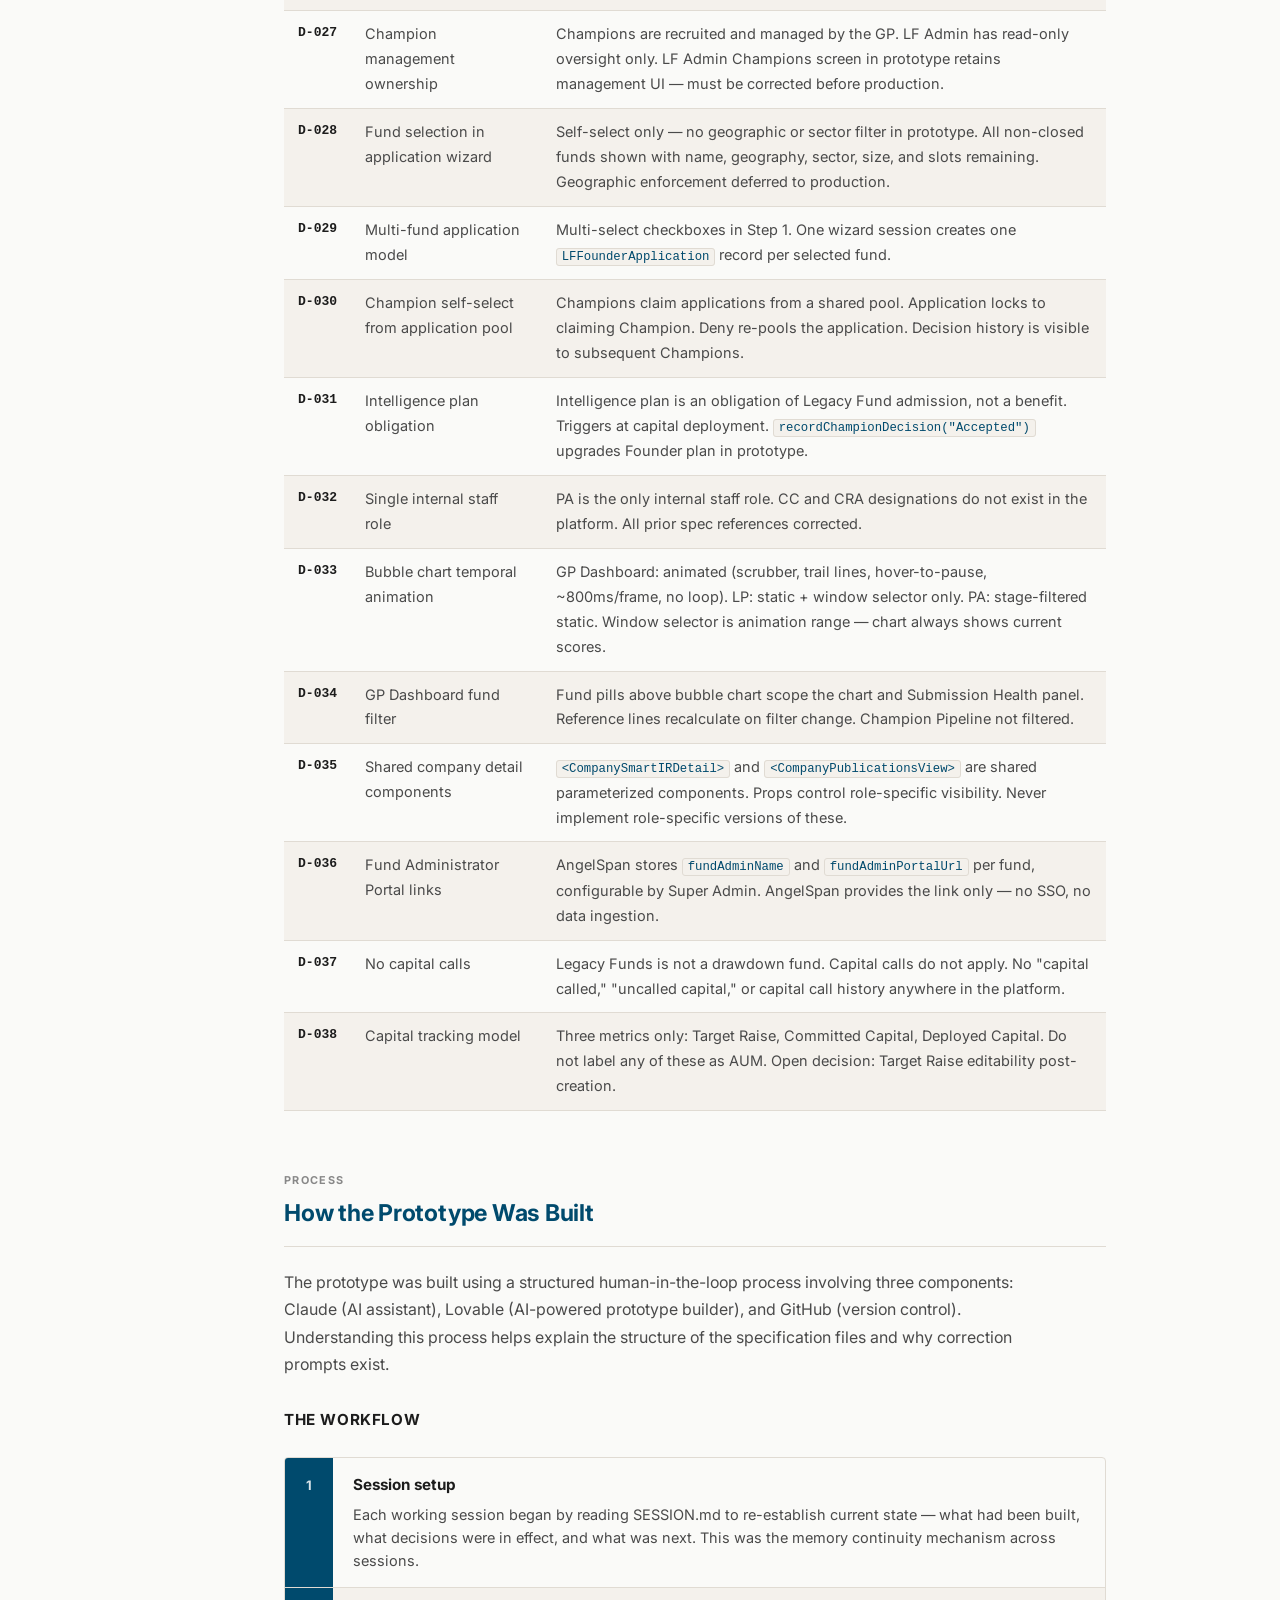
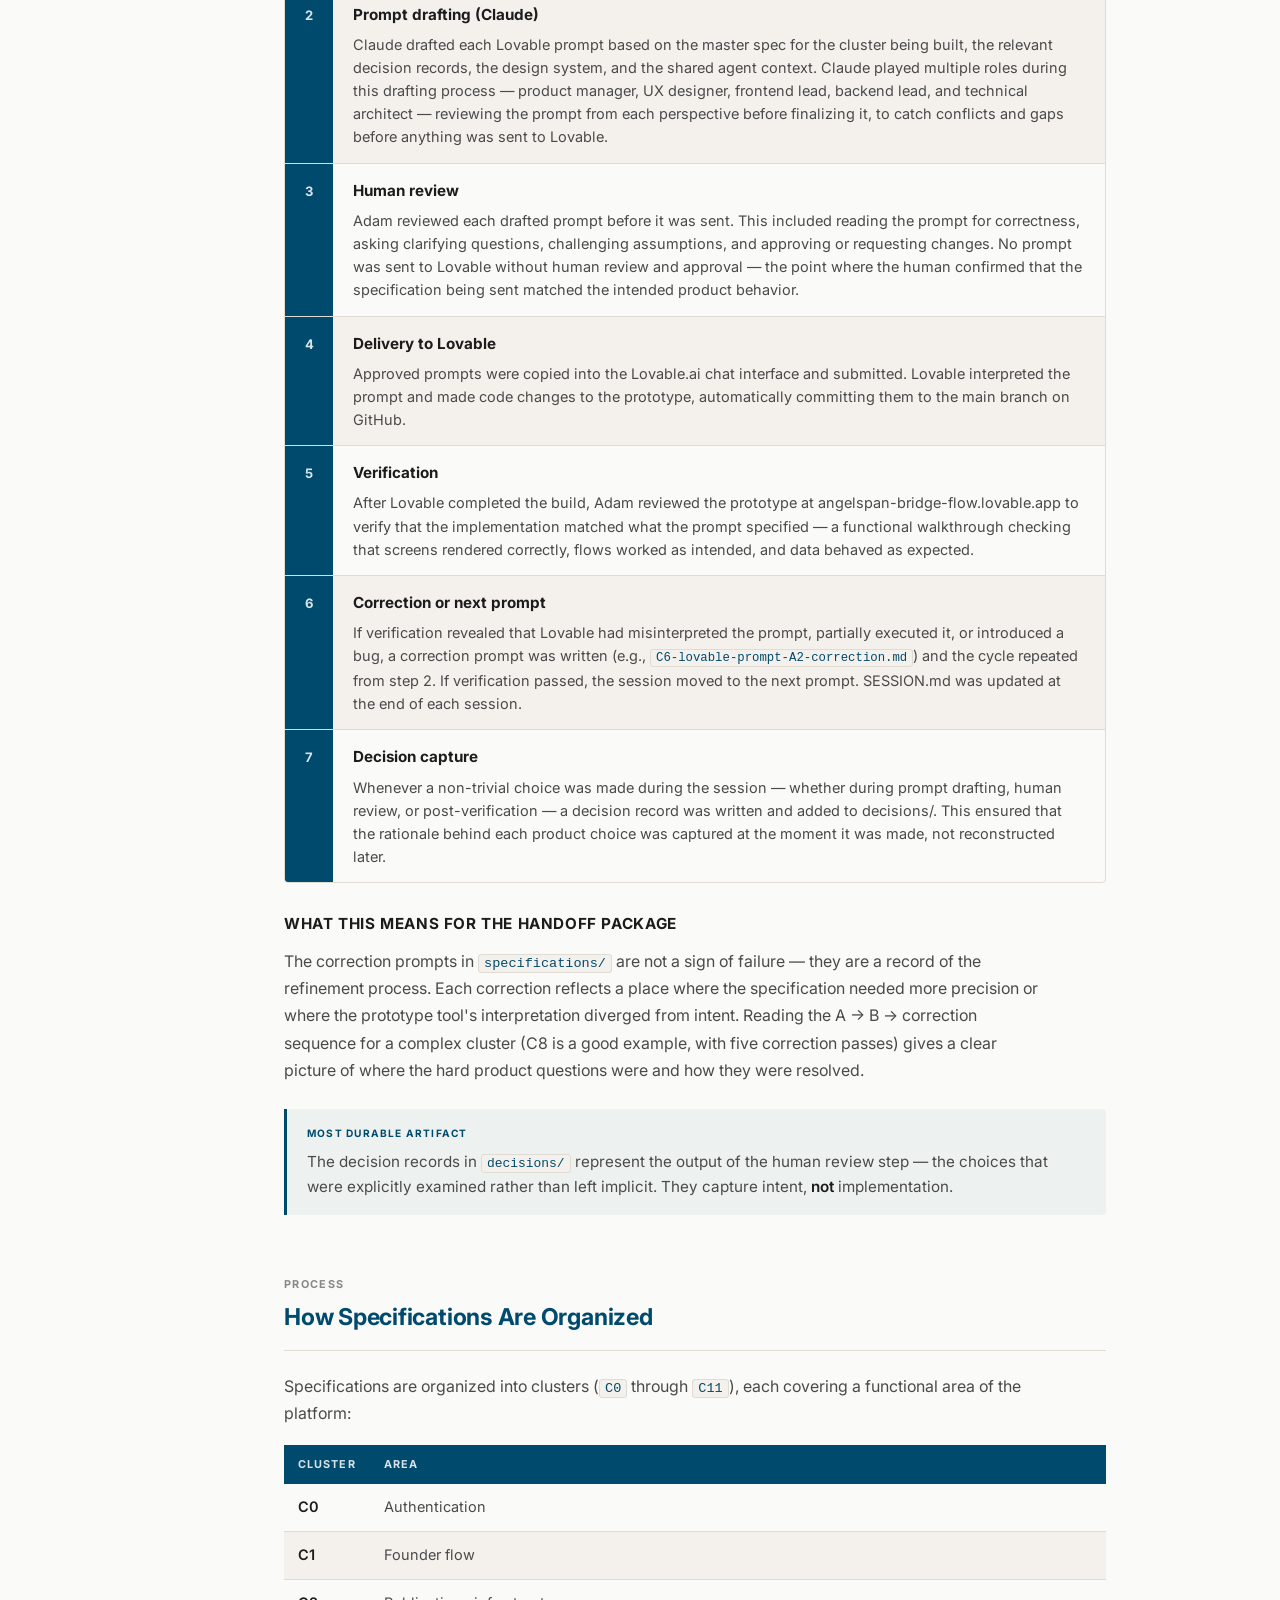
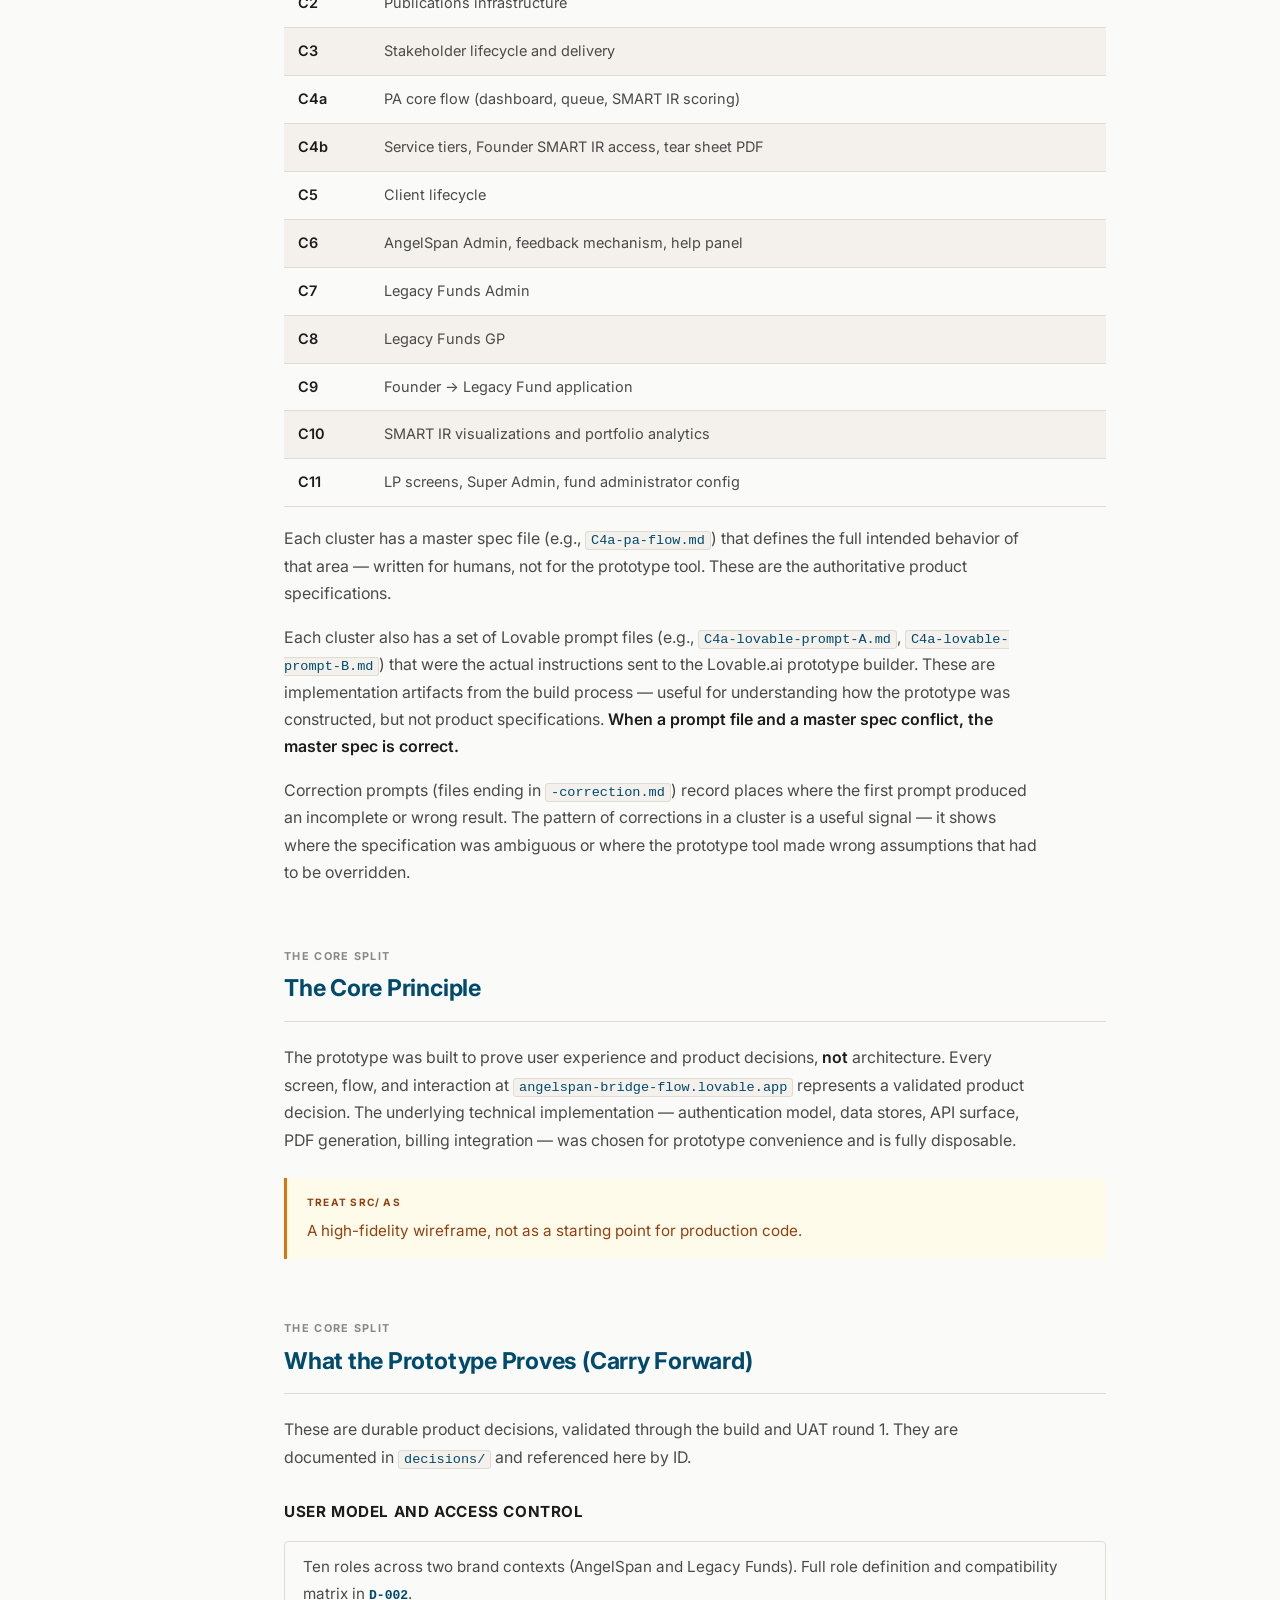
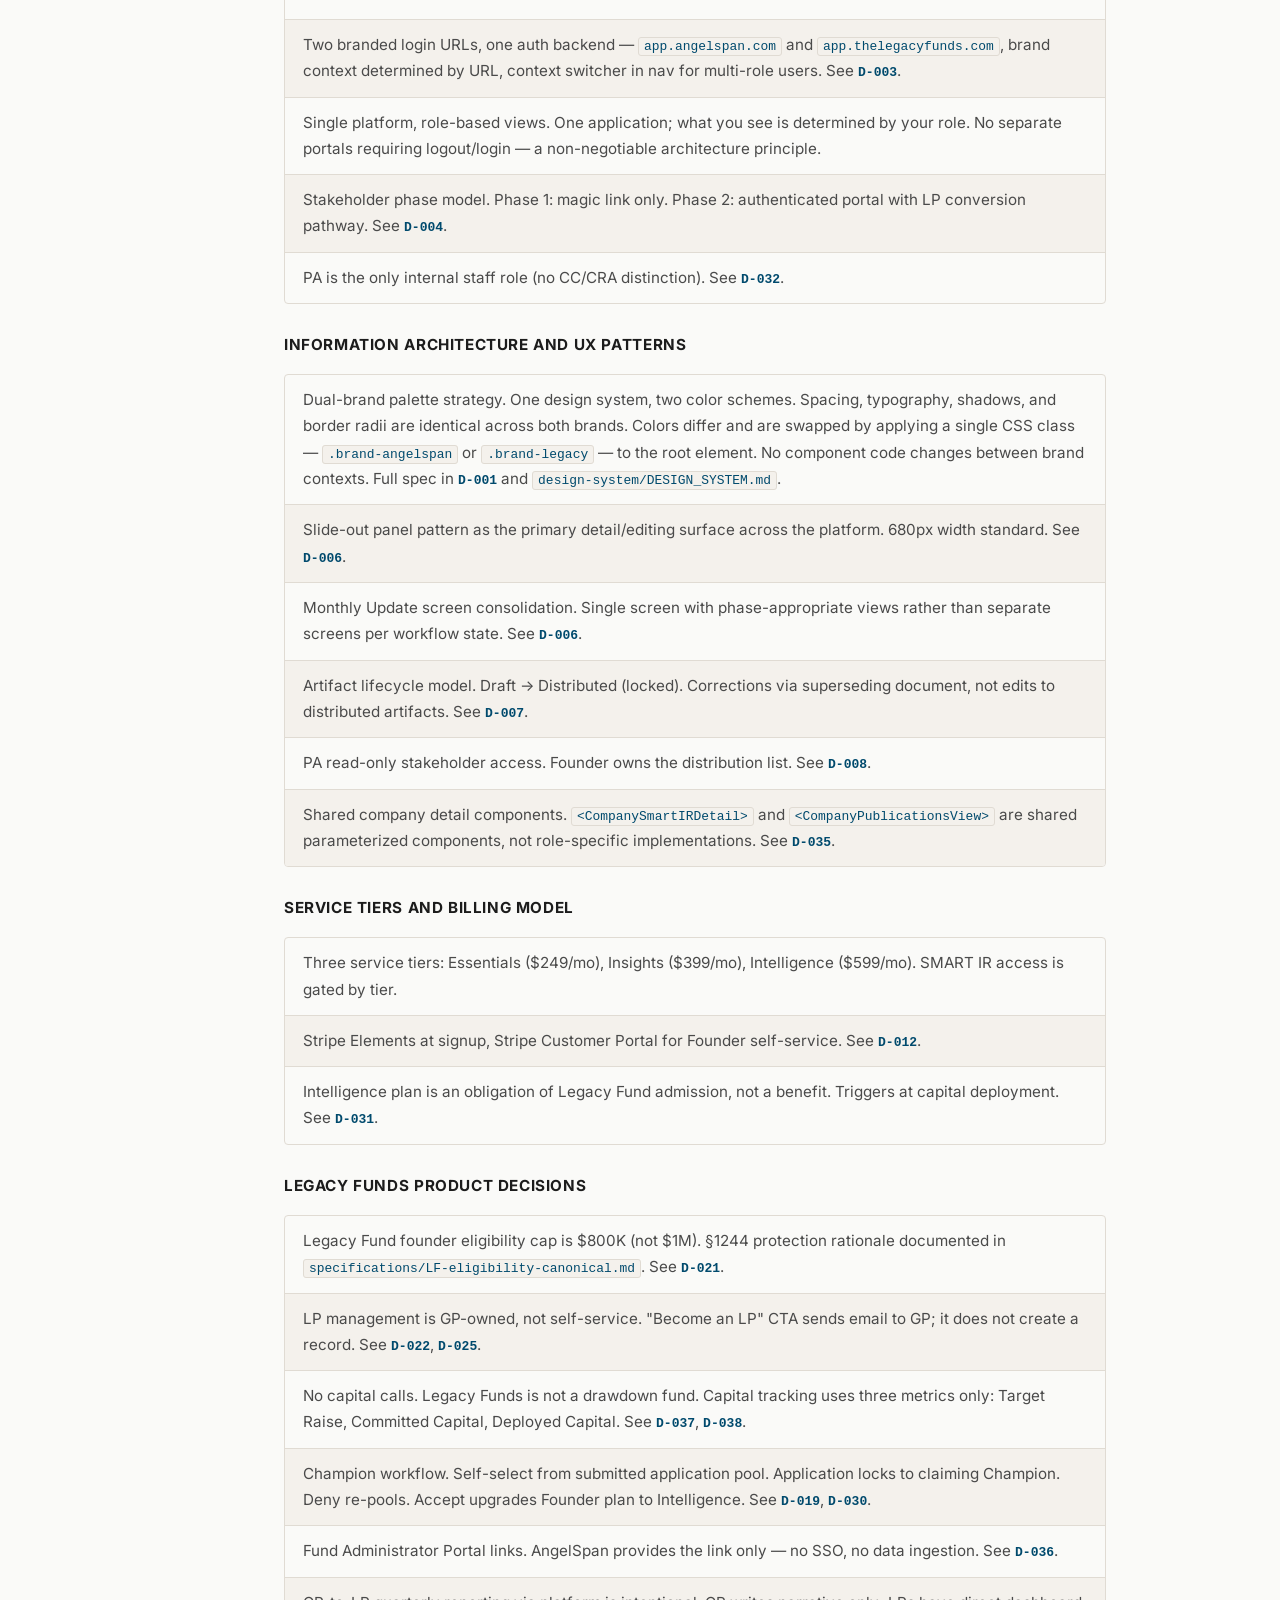
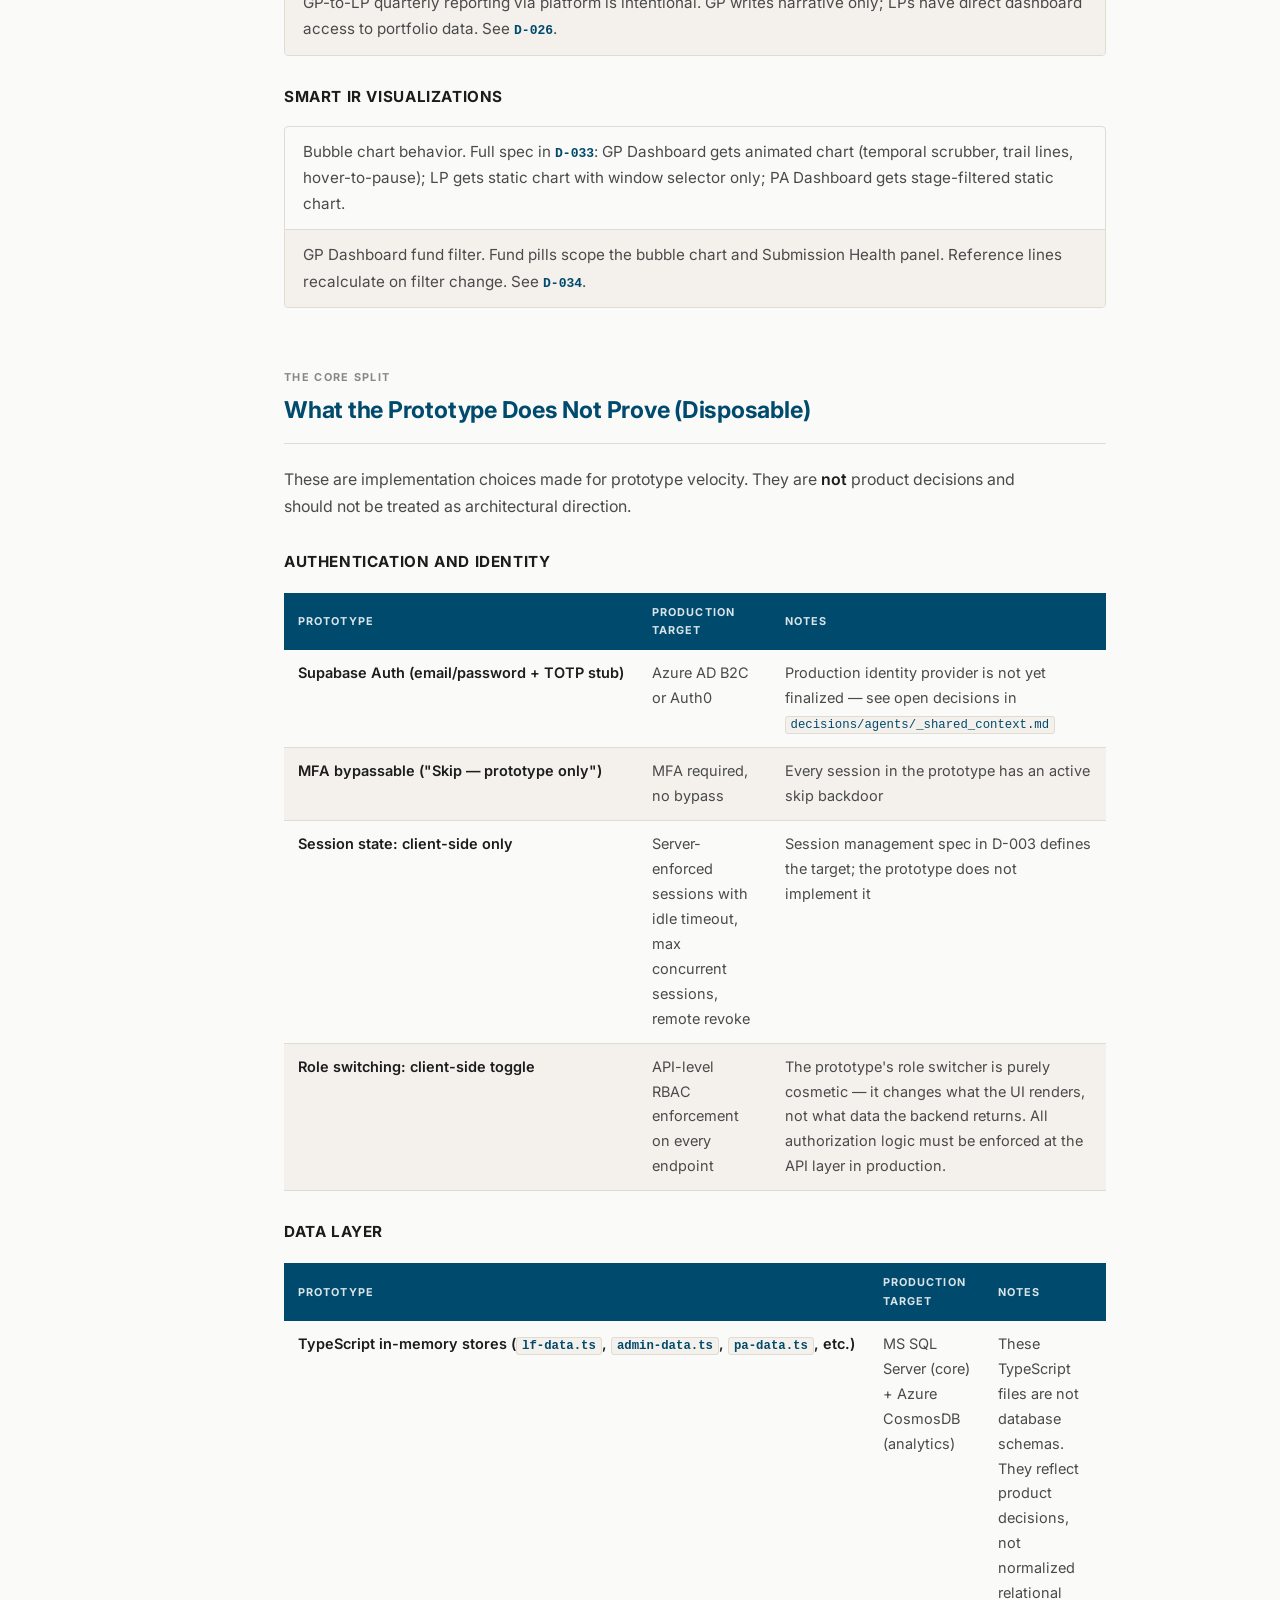
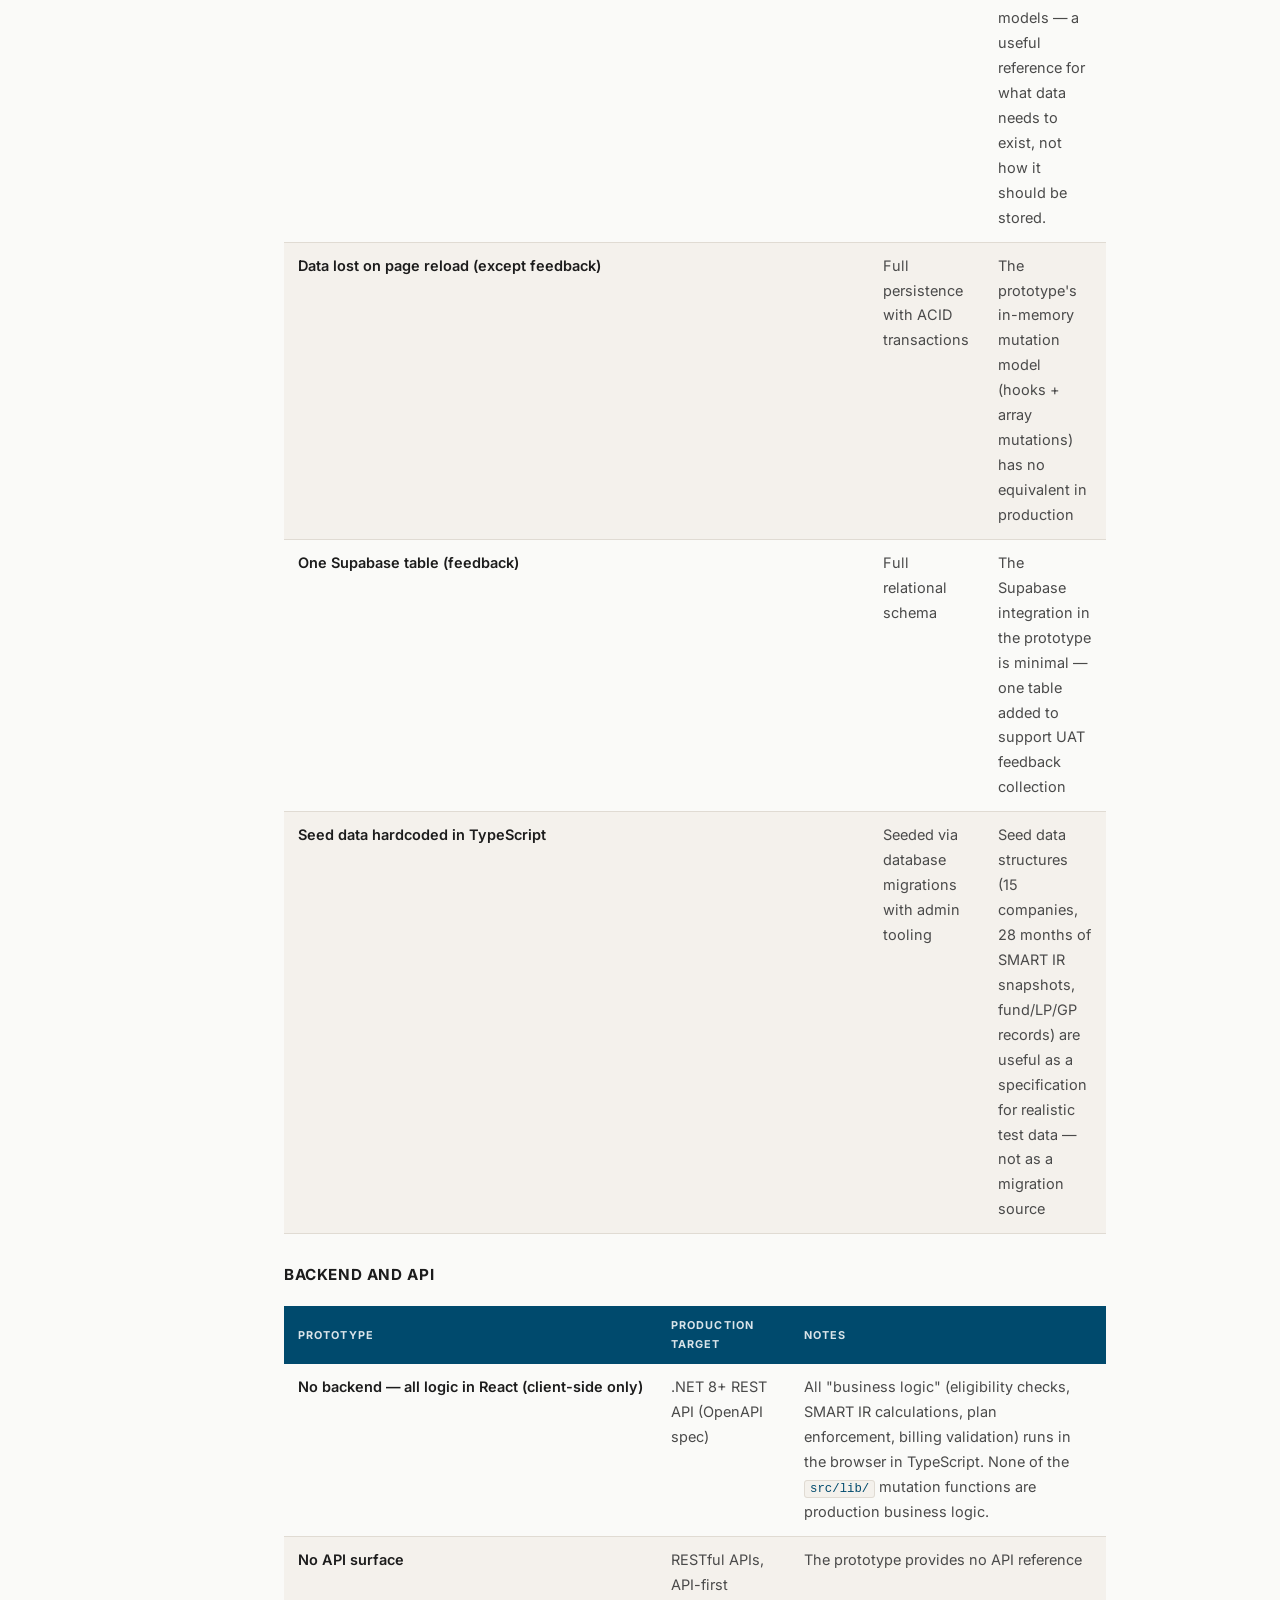
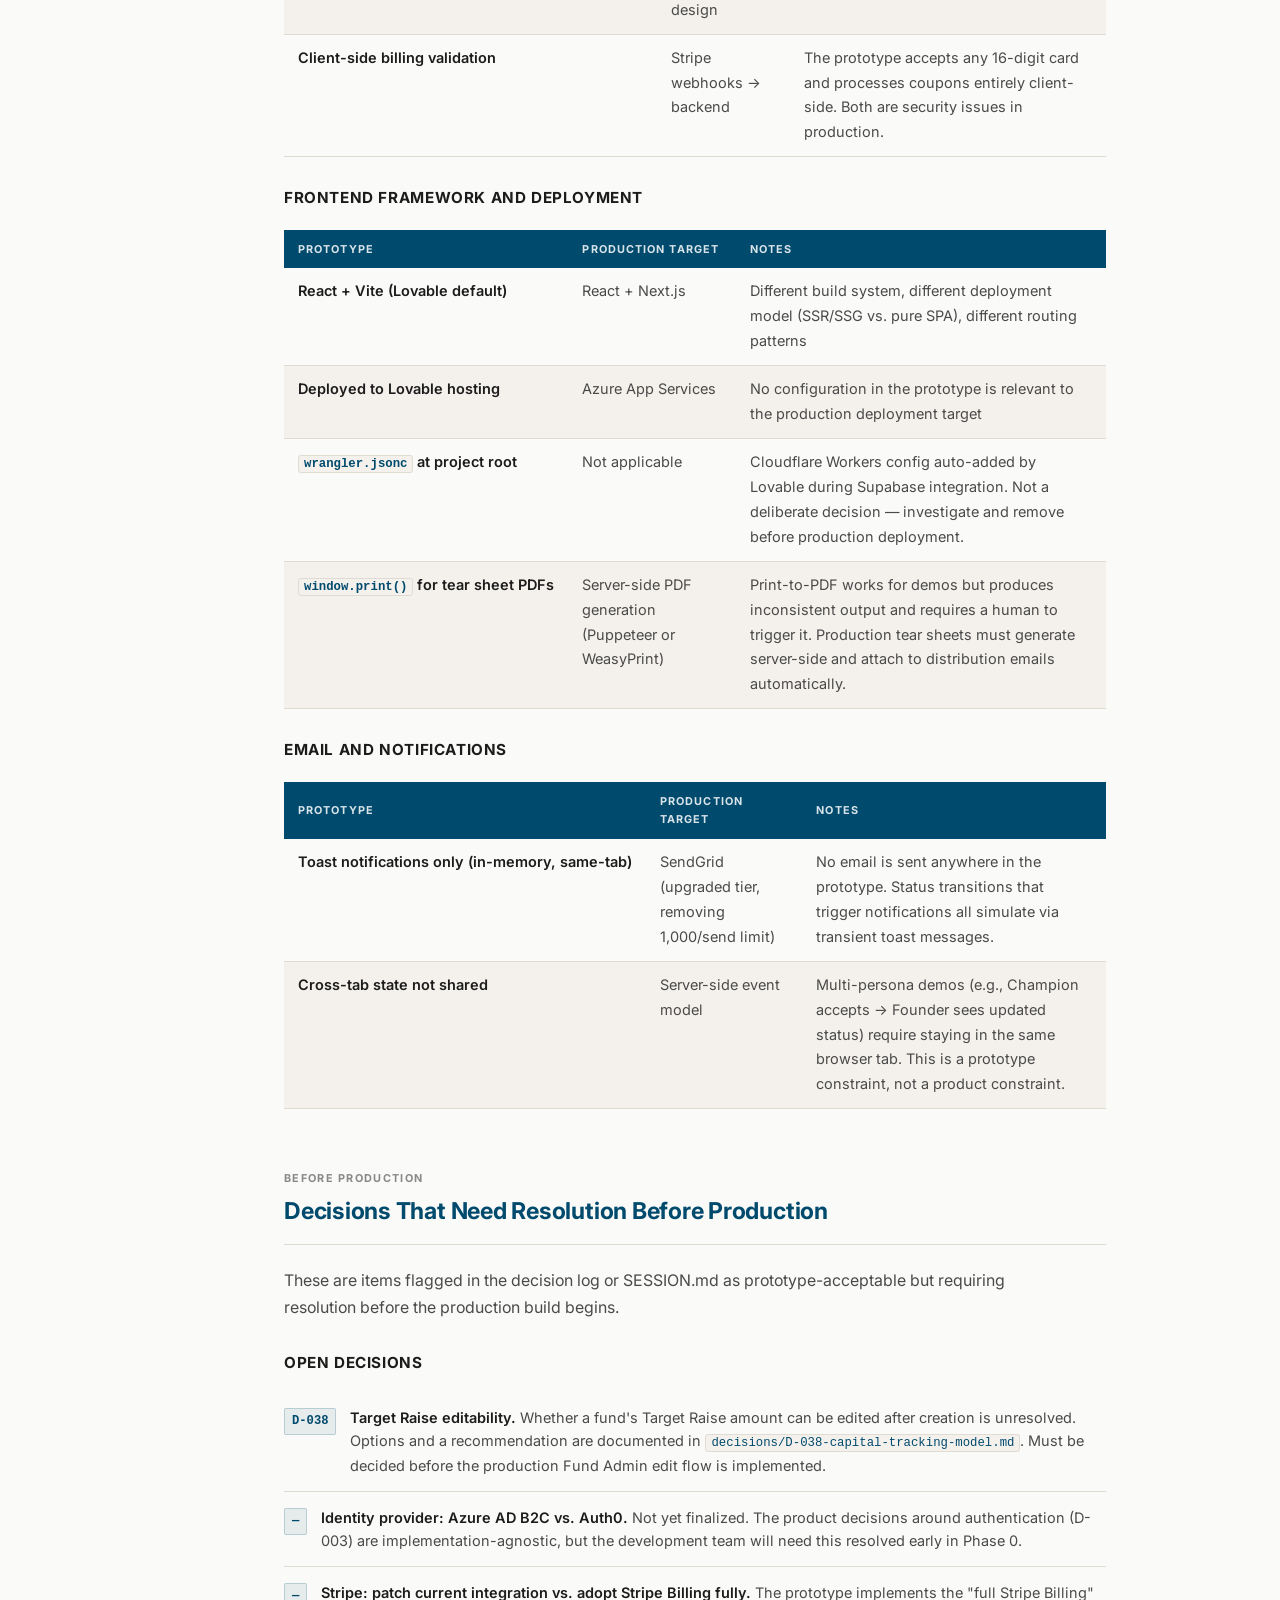
<file: prototype_assumptions.html>
<!DOCTYPE html>
<html lang="en">
<head>
<meta charset="UTF-8">
<meta name="viewport" content="width=device-width, initial-scale=1.0">
<title>AngelSpan — Prototype Assumptions</title>
<link href="https://fonts.googleapis.com/css2?family=Inter:wght@400;500;600;700&display=swap" rel="stylesheet">
<link rel="stylesheet" href="shared.css">
<style>
html { font-size: clamp(14px, 0.5vw + 11px, 18px); }
*, *::before, *::after { box-sizing: border-box; margin: 0; padding: 0; }

:root {
  --c-navy:       #004A6D;
  --c-blue:       #0179B5;
  --c-sky:        #50ADDB;
  --c-lf:         #1B3D5F;
  --c-bg:         #FAFAF8;
  --c-surface:    #F4F1EC;
  --c-border:     #E0DBD3;
  --c-text:       #1C1C1C;
  --c-text-2:     #4A4A4A;
  --c-text-3:     #888;
  --c-green:      #166534;
  --c-green-bg:   #F0FDF4;
  --c-green-bd:   #BBF7D0;
  --c-amber:      #92400E;
  --c-amber-bg:   #FFFBEB;
  --c-amber-bd:   #FDE68A;
  --c-red:        #991B1B;
  --c-red-bg:     #FEF2F2;
  --font: 'Inter', -apple-system, BlinkMacSystemFont, 'Segoe UI', Helvetica, Arial, sans-serif;
  --mono: 'SFMono-Regular', 'SF Mono', 'Fira Code', Consolas, monospace;
}

@media (prefers-color-scheme: dark) {
  :root {
    --c-bg:#0F1219; --c-surface:#181C26; --c-border:#252B3A;
    --c-text:#E4E8F0; --c-text-2:#94A0B3; --c-text-3:#4E5870;
  }
}
:root[data-theme="light"] { --c-bg:#FAFAF8; --c-surface:#F4F1EC; --c-border:#E0DBD3; --c-text:#1C1C1C; --c-text-2:#4A4A4A; --c-text-3:#888; }
:root[data-theme="dark"]  { --c-bg:#0F1219; --c-surface:#181C26; --c-border:#252B3A; --c-text:#E4E8F0; --c-text-2:#94A0B3; --c-text-3:#4E5870; }

body { font-family: var(--font); background: var(--c-bg); color: var(--c-text); font-size: 0.9167rem; line-height: 1.72; }

/* Layout */
.layout { display: grid; grid-template-columns: 216px 1fr; min-height: 100vh; }

/* Sidebar */
.toc { position: sticky; top: 0; height: 100vh; overflow-y: auto; padding: 44px 0 44px 28px; border-right: 1px solid var(--c-border); background: var(--c-surface); }
.toc-brand { font-size: 0.625rem; font-weight: 700; text-transform: uppercase; letter-spacing: .15em; color: var(--c-sky); margin-bottom: 4px; }
.toc-mark { width: 28px; height: 28px; background: var(--c-navy); border-radius: 3px; display: inline-flex; align-items: center; justify-content: center; flex-shrink: 0; }
.toc-mark span { color: rgba(255,255,255,.9); font-size: 0.625rem; font-weight: 800; letter-spacing: -.02em; }
.toc-wordmark { display: flex; align-items: center; gap: 8px; margin-bottom: 8px; text-decoration: none; }
.toc-title { font-size: 0.75rem; font-weight: 600; color: var(--c-text-2); margin-bottom: 28px; line-height: 1.45; max-width: 160px; }
.toc-group { font-size: 0.625rem; font-weight: 700; text-transform: uppercase; letter-spacing: .1em; color: var(--c-text-3); margin: 18px 0 5px; }
.toc nav a { display: block; font-size: 0.75rem; color: var(--c-text-2); text-decoration: none; padding: 4px 12px 4px 0; border-left: 2px solid transparent; line-height: 1.4; transition: color .12s, border-color .12s, padding-left .12s; }
.toc nav a:hover, .toc nav a.on { color: var(--c-navy); border-left-color: var(--c-navy); padding-left: 8px; }
.toc-pages { margin-bottom: 22px; }
.toc-pages a { display: block; font-size: 0.75rem; color: var(--c-text-2); text-decoration: none; padding: 4px 12px 4px 0; border-left: 2px solid transparent; line-height: 1.4; transition: color .12s, border-color .12s, padding-left .12s; }
.toc-pages a:hover { color: var(--c-blue); border-left-color: var(--c-blue); padding-left: 8px; }
.toc-pages a.page-active { color: var(--c-navy); font-weight: 700; border-left-color: var(--c-navy); padding-left: 8px; }

/* Content */
.content { padding: 56px 68px 100px; max-width: min(1400px, 90%); }
.eyebrow { font-size: 0.6667rem; font-weight: 700; text-transform: uppercase; letter-spacing: .14em; color: var(--c-sky); margin-bottom: 12px; }
h1 { font-size: 1.875rem; font-weight: 700; color: var(--c-navy); letter-spacing: -.02em; line-height: 1.18; margin-bottom: 10px; text-wrap: balance; }
.subtitle { font-size: 1.0rem; color: var(--c-text-2); margin-bottom: 8px; line-height: 1.5; }
.meta { font-size: 0.75rem; color: var(--c-text-3); padding-bottom: 40px; border-bottom: 2px solid var(--c-navy); margin-bottom: 56px; }

/* Sections */
.sec { margin-top: 60px; scroll-margin-top: 20px; }
.sec-label { font-size: 0.625rem; font-weight: 700; text-transform: uppercase; letter-spacing: .12em; color: var(--c-text-3); margin-bottom: 4px; }
.sec h2 { font-size: 1.3333rem; font-weight: 700; color: var(--c-navy); border-bottom: 1px solid var(--c-border); padding-bottom: 12px; margin-bottom: 22px; letter-spacing: -.01em; }
.sec h3 { font-size: 0.875rem; font-weight: 700; color: var(--c-text); margin: 28px 0 10px; text-transform: uppercase; letter-spacing: .04em; }
p { color: var(--c-text-2); margin-bottom: 16px; max-width: 760px; }
p:last-child { margin-bottom: 0; }
strong { color: var(--c-text); font-weight: 600; }
code { font-family: var(--mono); font-size: 0.85em; background: var(--c-surface); border: 1px solid var(--c-border); border-radius: 3px; padding: 1px 5px; color: var(--c-navy); }

/* Callouts */
.box { border-left: 3px solid; padding: 16px 20px; border-radius: 0 4px 4px 0; margin: 24px 0; font-size: 0.875rem; line-height: 1.65; }
.box .lbl { font-size: 0.5833rem; font-weight: 700; text-transform: uppercase; letter-spacing: .12em; display: block; margin-bottom: 7px; }
.box.blue  { border-color: var(--c-blue); background: rgba(1,121,181,.07); color: var(--c-text-2); }
.box.blue .lbl { color: var(--c-blue); }
.box.green { border-color: #16A34A; background: var(--c-green-bg); color: var(--c-green); }
.box.green .lbl { color: var(--c-green); }
.box.amber { border-color: #D97706; background: var(--c-amber-bg); color: var(--c-amber); }
.box.amber .lbl { color: var(--c-amber); }
.box.navy  { border-color: var(--c-navy); background: rgba(0,74,109,.05); color: var(--c-text-2); }
.box.navy .lbl { color: var(--c-navy); }

/* Repo tree */
.tree { font-family: var(--mono); font-size: 0.75rem; line-height: 1.9; background: var(--c-surface); border: 1px solid var(--c-border); border-radius: 4px; padding: 18px 22px; margin: 20px 0; overflow-x: auto; white-space: pre; color: var(--c-text-2); }
.tree .fold { color: var(--c-navy); font-weight: 700; }
.tree .note { color: var(--c-text-3); font-family: var(--font); font-style: italic; }

/* Workflow steps (matches dashboard_strategy.html) */
.workflow { border: 1px solid var(--c-border); border-radius: 4px; overflow: hidden; margin: 24px 0; }
.wf-step { display: grid; grid-template-columns: 48px 1fr; border-bottom: 1px solid var(--c-border); }
.wf-step:last-child { border-bottom: none; }
.wf-step:nth-child(even) { background: var(--c-surface); }
.wf-num { background: var(--c-navy); color: rgba(255,255,255,.85); font-size: 0.75rem; font-weight: 700; display: flex; align-items: flex-start; justify-content: center; padding-top: 16px; flex-shrink: 0; }
.wf-body { padding: 14px 20px; }
.wf-title { font-size: 0.875rem; font-weight: 700; color: var(--c-text); margin-bottom: 5px; }
.wf-desc { font-size: 0.8333rem; color: var(--c-text-2); line-height: 1.6; }

/* Tables (matches dashboard_strategy.html) */
table { width: 100%; border-collapse: collapse; font-size: 0.8333rem; margin: 18px 0; display: block; overflow-x: auto; }
table td, table th { overflow-wrap: break-word; }
table th:first-child, table td:first-child { white-space: nowrap; width: 1%; }
thead th { background: var(--c-navy); color: rgba(255,255,255,.85); text-align: left; padding: 10px 14px; font-size: 0.625rem; font-weight: 700; text-transform: uppercase; letter-spacing: .1em; }
tbody tr { border-bottom: 1px solid var(--c-border); }
tbody tr:nth-child(even) { background: var(--c-surface); }
tbody td { padding: 11px 14px; color: var(--c-text-2); vertical-align: top; }
tbody td:first-child { font-weight: 600; color: var(--c-text); }
tbody tr:last-child td { border-bottom: none; }
.did { font-family: var(--mono); font-size: 0.75rem; color: var(--c-navy); font-weight: 700; }

/* Simple list-panel (decision record anatomy, handoff list) */
.panel-list { list-style: none; border: 1px solid var(--c-border); border-radius: 4px; overflow: hidden; margin: 16px 0; }
.panel-list li { padding: 12px 18px; border-bottom: 1px solid var(--c-border); font-size: 0.875rem; color: var(--c-text-2); }
.panel-list li:nth-child(even) { background: var(--c-surface); }
.panel-list li:last-child { border-bottom: none; }
.panel-list li strong { color: var(--c-text); display: inline-block; min-width: 150px; }

/* Open-item / correction list */
.item-list { list-style: none; margin: 16px 0; }
.item-list li { display: flex; gap: 14px; padding: 14px 0; border-bottom: 1px solid var(--c-border); align-items: flex-start; }
.item-list li:last-child { border-bottom: none; }
.item-list .did-badge { font-family: var(--mono); font-size: 0.7rem; font-weight: 700; color: var(--c-navy); background: rgba(0,74,109,.08); border: 1px solid rgba(0,74,109,.2); border-radius: 2px; padding: 2px 7px; flex-shrink: 0; margin-top: 2px; white-space: nowrap; }
.item-list .item-body { font-size: 0.8333rem; color: var(--c-text-2); line-height: 1.6; }

/* Closing rule */
.closing { border-top: 2px solid var(--c-navy); margin-top: 68px; padding-top: 28px; }
.confidential-footer { margin-top: 40px; padding-top: 16px; border-top: 1px solid var(--c-border); font-size: 0.7rem; color: var(--c-text-3); text-align: center; }
.closing p { font-size: 0.875rem; color: var(--c-text-2); line-height: 1.8; }

@media (max-width: 760px) {
  .layout { grid-template-columns: 1fr; }
  .toc { display: none; }
  .content { padding: 32px 24px 64px; max-width: 100%; }
  .wf-step { grid-template-columns: 36px 1fr; }
  table { table-layout: auto; font-size: 0.75rem; }
  .panel-list li strong { display: block; min-width: 0; margin-bottom: 3px; }
}
</style>
</head>
<body>
<div class="layout">

<!-- TOC -->
<nav class="toc">
  <a href="index.html" title="Home" style="text-decoration:none;"><div class="toc-brand">AngelSpan</div></a>
  <div class="toc-title">Prototype Assumptions</div>

  <div class="toc-group">Roadmap</div>
  <div class="toc-pages">
    <a href="roadmap_presentation.html">Current State &amp; Path Forward</a>
    <a href="phase1_harden_stabilize.html">Phase 1 — Harden + Stabilize</a>
    <a href="phase2_prototype_validate.html">Phase 2 — Prototype + Validate</a>
    <a href="phase3_full_build.html">Phase 3 — Full Platform Build</a>
  </div>

  <div class="toc-group">Implementation</div>
  <div class="toc-pages">
    <a href="dashboard_strategy.html">Build Methodology</a>
    <a href="prototype_assumptions.html" class="page-active">Prototype Assumptions</a>
    <a href="prototype_dashboard.html">Prototype Dashboard</a>
  </div>

  <div class="toc-group">Business &amp; Governance</div>
  <div class="toc-pages">
    <a href="investment_thesis.html">Investment Thesis</a>
    <a href="progress_dashboard.html">Business &amp; Fundraising Progress</a>
    <a href="board_considerations.html">Board &amp; Governance Considerations</a>
  </div>

  <nav>
    <div class="toc-group">On This Page</div>
    <div class="toc-group">Orientation</div>
    <a href="#repo-access">Repository Access</a>
    <a href="#organization">How This Is Organized</a>
    <div class="toc-group">Decisions</div>
    <a href="#reading-decisions">Reading a Decision Record</a>
    <a href="#decision-index">Complete Decision Index</a>
    <div class="toc-group">Process</div>
    <a href="#how-built">How the Prototype Was Built</a>
    <a href="#spec-organization">How Specs Are Organized</a>
    <div class="toc-group">The Core Split</div>
    <a href="#core-principle">The Core Principle</a>
    <a href="#proves">What It Proves</a>
    <a href="#does-not-prove">What It Doesn't Prove</a>
    <div class="toc-group">Before Production</div>
    <a href="#resolution-needed">Needs Resolution</a>
    <a href="#typescript-files">Reading the TS Data Files</a>
    <div class="toc-group">Handoff</div>
    <a href="#handoff-package">What the Dev Team Gets</a>
    <a href="#bottom-line">The Bottom Line</a>
  </nav>
</nav>

<main class="content">

  <nav class="back-nav">
    <a href="index.html">Home</a>
    <span class="sep">/</span>
    <a href="prototype_dashboard.html">← Build Tracker Dashboard</a>
    <span class="sep">·</span>
    <a href="roadmap_presentation.html">Current State &amp; Path Forward</a>
  </nav>

  <div class="eyebrow">AngelSpan · Engineering Handoff</div>
  <h1>Prototype Assumptions</h1>
  <p class="subtitle">What the prototype proves, what it doesn't, and what changes at production.</p>
  <p class="meta">Prepared 2026-05-08 &nbsp;·&nbsp; Owner: Adam McKinstrie &nbsp;·&nbsp; Source: AngelSpan Prototype Assumptions (Google Doc)</p>

  <div class="box navy" style="margin-top:24px;">
    <span class="lbl">Who this is for</span>
    The development team receiving the handoff package. Read this before reviewing any source code in <code>src/</code>. It will save significant time by clarifying which parts of the prototype are inputs to your work and which parts are implementation artifacts to discard.
  </div>

  <!-- Repository Access -->
  <section class="sec" id="repo-access">
    <div class="sec-label">Orientation</div>
    <h2>Repository Access</h2>
    <p>The full project — specifications, decisions, design system, context documents, feedback logs, and prototype source code — is in a private GitHub repository:</p>
    <p><code>https://github.com/angelspan-platform/angelspan-platform</code><br><code>https://angelspan-bridge-flow.lovable.app</code> (prototype site)</p>
    <p>The repository is private. To request access, contact <code>adam@angelspan.com</code> with your GitHub username. You will be added as a collaborator.</p>
    <p>The repository has one branch: <code>main</code>. The prototype source code (<code>src/</code>) is managed by Lovable.ai and committed automatically. All other folders (<code>context/</code>, <code>specifications/</code>, <code>decisions/</code>, <code>design-system/</code>, <code>feedback/</code>) are managed locally and pushed manually. Do not edit <code>src/</code> locally — see <code>WORKFLOW.md</code> at the repository root for the full rules on directory ownership and commit conventions.</p>
  </section>

  <!-- How Organized -->
  <section class="sec" id="organization">
    <div class="sec-label">Orientation</div>
    <h2>How This Project Is Organized</h2>
    <p>The repository has five folders. Everything lives in one of them.</p>
    <div class="tree">angelspan-platform/
├── <span class="fold">context/</span>          <span class="note">← Why the product exists. Business history, research, training</span>
│                       <span class="note">  transcripts, SMART IR methodology, Legacy Funds playbook.</span>
│                       <span class="note">  Mostly immutable reference material.</span>
│
├── <span class="fold">specifications/</span>   <span class="note">← What the platform does. Feature inventory, workflow specs,</span>
│                       <span class="note">  design requirements, and the Lovable prompt files used to</span>
│                       <span class="note">  build the prototype. Living documents.</span>
│
├── <span class="fold">design-system/</span>    <span class="note">← How it looks. Dual-brand token spec, typography, spacing,</span>
│                       <span class="note">  component patterns, accessibility rules.</span>
│
├── <span class="fold">decisions/</span>        <span class="note">← Why we chose what we chose. Decision records (D-001 through</span>
│                       <span class="note">  D-038), agent context files, and this document.</span>
│
└── <span class="fold">feedback/</span>         <span class="note">← What testers found. UAT round logs, stakeholder reactions,</span>
                        <span class="note">  open issues from prototype testing.</span></div>
    <p>Two files at the root matter immediately:</p>
    <ul class="panel-list">
      <li><strong><code>SESSION.md</code></strong>The running state document maintained throughout the prototype build. Contains the full decision index, the complete list of what was built cluster by cluster, pre-production flags, known limitations, and mock credentials. Read this first for a fast orientation to everything that exists.</li>
      <li><strong><code>CLAUDE.md</code></strong>Project-level instructions and context summary. Contains key terminology, platform overview, file structure map, and critical context for any working session.</li>
    </ul>
  </section>

  <!-- Reading a decision record -->
  <section class="sec" id="reading-decisions">
    <div class="sec-label">Decisions</div>
    <h2>How to Read a Decision Record</h2>
    <p>Every non-trivial product choice made during the prototype build is captured as a decision record in <code>decisions/</code>. Records are numbered sequentially from <code>D-001</code> through <code>D-038</code>. Each record has four sections:</p>
    <ul class="panel-list">
      <li><strong>Context</strong>What problem or question prompted the decision — why it needed to be made at all.</li>
      <li><strong>Options Considered</strong>What alternatives were evaluated, described plainly enough to understand the trade-offs.</li>
      <li><strong>Choice</strong>What was selected and, where relevant, implementation detail on how it works.</li>
      <li><strong>Consequences</strong>What follows from the choice: what it enables, what it constrains, what remains open.</li>
    </ul>
    <p>Records also carry a metadata header with <code>id</code>, <code>status</code>, <code>owner</code>, <code>last_updated</code>, and <code>dependencies</code>. The <code>dependencies</code> field links to other decisions or design system components that this record builds on.</p>
    <div class="box blue">
      <span class="lbl">Reading references</span>
      When you encounter a reference like "see D-003" in a specification, that reference points to the decision record that explains <strong>why</strong> the feature works the way it does — not just what it does.
    </div>
  </section>

  <!-- Decision index -->
  <section class="sec" id="decision-index">
    <div class="sec-label">Decisions</div>
    <h2>Complete Decision Index</h2>
    <p>All 38 decisions made during the prototype build. Each has a corresponding file in <code>decisions/</code>.</p>
    <table>
      <thead><tr><th>ID</th><th>Decision</th><th>Key outcome</th></tr></thead>
      <tbody>
        <tr><td class="did">D-001</td><td>Dual-brand palette strategy</td><td>One design system, two color schemes. Brand switching via a single CSS class on the root element.</td></tr>
        <tr><td class="did">D-002</td><td>RBAC role model</td><td>Ten roles across two brand contexts. Scoped role-entity assignments. Full compatibility matrix.</td></tr>
        <tr><td class="did">D-003</td><td>Authentication and login strategy</td><td>Two branded login URLs (<code>app.angelspan.com</code> / <code>app.thelegacyfunds.com</code>), one auth backend. Context switcher in nav for multi-role users.</td></tr>
        <tr><td class="did">D-004</td><td>Stakeholder role phases</td><td>Phase 1: magic link only. Phase 2: authenticated portal with LP conversion pathway.</td></tr>
        <tr><td class="did">D-005</td><td>Founder onboarding wizard requirements</td><td>Step-by-step wizard for new Founder first login. Company profile, team, stakeholder import.</td></tr>
        <tr><td class="did">D-006</td><td>Slide-out panel pattern + Monthly Update consolidation</td><td>Slide-outs (680px) as primary detail/edit surface. Monthly Update is a single screen with phase-appropriate views, not separate screens.</td></tr>
        <tr><td class="did">D-007</td><td>Artifact lifecycle</td><td>Draft → Distributed (locked). Corrections via superseding document — distributed artifacts are never edited.</td></tr>
        <tr><td class="did">D-008</td><td>PA stakeholder access and engagement placement</td><td>PA has read-only access to stakeholder lists. Founder owns distribution. Engagement lives as a Publications sub-view, not a standalone section.</td></tr>
        <tr><td class="did">D-009</td><td>Founder self-service signup workflow</td><td>No ghost records. Admin confirms PA assignment after signup. Founders always pay at signup. Legacy Fund coupon acts as a diligence filter.</td></tr>
        <tr><td class="did">D-010</td><td>Shared stakeholder and engagement components</td><td><code>canEdit</code> prop controls Founder vs. PA access. One component, two access modes.</td></tr>
        <tr><td class="did">D-011</td><td>Lovable prompt authoring standard</td><td>Prose and schema descriptions only — no implementation code in prompts. Overly long or code-heavy prompts caused Lovable loading failures.</td></tr>
        <tr><td class="did">D-012</td><td>Stripe billing integration</td><td>Stripe Elements at signup. Stripe Customer Portal for Founder self-service plan management. Webhooks → Supabase for Admin billing screen.</td></tr>
        <tr><td class="did">D-013</td><td>UAT feedback process</td><td>Triage categories, UAT log structure, tester communication protocol. Active log: <code>feedback/UAT-round-1.md</code>.</td></tr>
        <tr><td class="did">D-014</td><td>Legacy Funds fund entity structure</td><td>SPV / 506(b) / 506(c) as selectable field at fund creation. Compliance notice placeholder. Production entity mechanics deferred.</td></tr>
        <tr><td class="did">D-015</td><td>LP accreditation workflow <em>(superseded by D-025)</em></td><td>Manual LF Admin toggle (Pending → Accredited/Rejected). Document upload stub. Third-party verification deferred.</td></tr>
        <tr><td class="did">D-016</td><td>Capital calls and distributions</td><td>Not modeled in prototype. Commitment amounts are static strings. Distribution history stub with empty state.</td></tr>
        <tr><td class="did">D-017</td><td>Prototype to production handoff strategy</td><td>Finish Clusters in Lovable → UAT → Figma engineering handoff. This document is part of that handoff.</td></tr>
        <tr><td class="did">D-018</td><td>Multiple GPs per fund</td><td><code>gpId: string</code> changed to <code>gpIds: string[]</code>. Create Fund form captures multi-GP input.</td></tr>
        <tr><td class="did">D-019</td><td>Champion workflow</td><td>Applicant → Candidate → Decision flow. Quota system (target companies ÷ Champions). Track record visible to LF Admin.</td></tr>
        <tr><td class="did">D-020</td><td>Fund formation by LF Admin</td><td>Fund formation application deferred. LF Admin creates fund via expanded form (fund URL, target portfolio companies, multi-GP input).</td></tr>
        <tr><td class="did">D-021</td><td>Legacy Fund founder eligibility cap</td><td>$800K (not $1M). §1244 protection requires room for the fund investment within the first $1M of cumulative capital raised. $800K–$999K is a soft-warning zone. Full rationale in <code>specifications/LF-eligibility-canonical.md</code>.</td></tr>
        <tr><td class="did">D-022</td><td>LP management model</td><td>LP management is GP-owned, not self-service. GPs manually add/edit/delete LP records. "Become an LP" CTA sends email to GP — it does not create a record.</td></tr>
        <tr><td class="did">D-025</td><td>LP management scope <em>(supersedes D-015)</em></td><td>LP management belongs to GP, not LF Admin. LF Admin has oversight-only visibility. Champion <code>quota</code> field displayed as "Target" in UI.</td></tr>
        <tr><td class="did">D-026</td><td>GP-to-LP quarterly reporting</td><td>Reporting via platform is intentional (standard fund practice, platform differentiator). GP writes narrative only. LPs have direct dashboard access to portfolio data.</td></tr>
        <tr><td class="did">D-027</td><td>Champion management ownership</td><td>Champions are recruited and managed by the GP. LF Admin has read-only oversight only. LF Admin Champions screen in prototype retains management UI — must be corrected before production.</td></tr>
        <tr><td class="did">D-028</td><td>Fund selection in application wizard</td><td>Self-select only — no geographic or sector filter in prototype. All non-closed funds shown with name, geography, sector, size, and slots remaining. Geographic enforcement deferred to production.</td></tr>
        <tr><td class="did">D-029</td><td>Multi-fund application model</td><td>Multi-select checkboxes in Step 1. One wizard session creates one <code>LFFounderApplication</code> record per selected fund.</td></tr>
        <tr><td class="did">D-030</td><td>Champion self-select from application pool</td><td>Champions claim applications from a shared pool. Application locks to claiming Champion. Deny re-pools the application. Decision history is visible to subsequent Champions.</td></tr>
        <tr><td class="did">D-031</td><td>Intelligence plan obligation</td><td>Intelligence plan is an obligation of Legacy Fund admission, not a benefit. Triggers at capital deployment. <code>recordChampionDecision("Accepted")</code> upgrades Founder plan in prototype.</td></tr>
        <tr><td class="did">D-032</td><td>Single internal staff role</td><td>PA is the only internal staff role. CC and CRA designations do not exist in the platform. All prior spec references corrected.</td></tr>
        <tr><td class="did">D-033</td><td>Bubble chart temporal animation</td><td>GP Dashboard: animated (scrubber, trail lines, hover-to-pause, ~800ms/frame, no loop). LP: static + window selector only. PA: stage-filtered static. Window selector is animation range — chart always shows current scores.</td></tr>
        <tr><td class="did">D-034</td><td>GP Dashboard fund filter</td><td>Fund pills above bubble chart scope the chart and Submission Health panel. Reference lines recalculate on filter change. Champion Pipeline not filtered.</td></tr>
        <tr><td class="did">D-035</td><td>Shared company detail components</td><td><code>&lt;CompanySmartIRDetail&gt;</code> and <code>&lt;CompanyPublicationsView&gt;</code> are shared parameterized components. Props control role-specific visibility. Never implement role-specific versions of these.</td></tr>
        <tr><td class="did">D-036</td><td>Fund Administrator Portal links</td><td>AngelSpan stores <code>fundAdminName</code> and <code>fundAdminPortalUrl</code> per fund, configurable by Super Admin. AngelSpan provides the link only — no SSO, no data ingestion.</td></tr>
        <tr><td class="did">D-037</td><td>No capital calls</td><td>Legacy Funds is not a drawdown fund. Capital calls do not apply. No "capital called," "uncalled capital," or capital call history anywhere in the platform.</td></tr>
        <tr><td class="did">D-038</td><td>Capital tracking model</td><td>Three metrics only: Target Raise, Committed Capital, Deployed Capital. Do not label any of these as AUM. Open decision: Target Raise editability post-creation.</td></tr>
      </tbody>
    </table>
  </section>

  <!-- How Built -->
  <section class="sec" id="how-built">
    <div class="sec-label">Process</div>
    <h2>How the Prototype Was Built</h2>
    <p>The prototype was built using a structured human-in-the-loop process involving three components: Claude (AI assistant), Lovable (AI-powered prototype builder), and GitHub (version control). Understanding this process helps explain the structure of the specification files and why correction prompts exist.</p>

    <h3>The Workflow</h3>
    <div class="workflow">
      <div class="wf-step">
        <div class="wf-num">1</div>
        <div class="wf-body">
          <div class="wf-title">Session setup</div>
          <div class="wf-desc">Each working session began by reading SESSION.md to re-establish current state — what had been built, what decisions were in effect, and what was next. This was the memory continuity mechanism across sessions.</div>
        </div>
      </div>
      <div class="wf-step">
        <div class="wf-num">2</div>
        <div class="wf-body">
          <div class="wf-title">Prompt drafting (Claude)</div>
          <div class="wf-desc">Claude drafted each Lovable prompt based on the master spec for the cluster being built, the relevant decision records, the design system, and the shared agent context. Claude played multiple roles during this drafting process — product manager, UX designer, frontend lead, backend lead, and technical architect — reviewing the prompt from each perspective before finalizing it, to catch conflicts and gaps before anything was sent to Lovable.</div>
        </div>
      </div>
      <div class="wf-step">
        <div class="wf-num">3</div>
        <div class="wf-body">
          <div class="wf-title">Human review</div>
          <div class="wf-desc">Adam reviewed each drafted prompt before it was sent. This included reading the prompt for correctness, asking clarifying questions, challenging assumptions, and approving or requesting changes. No prompt was sent to Lovable without human review and approval — the point where the human confirmed that the specification being sent matched the intended product behavior.</div>
        </div>
      </div>
      <div class="wf-step">
        <div class="wf-num">4</div>
        <div class="wf-body">
          <div class="wf-title">Delivery to Lovable</div>
          <div class="wf-desc">Approved prompts were copied into the Lovable.ai chat interface and submitted. Lovable interpreted the prompt and made code changes to the prototype, automatically committing them to the main branch on GitHub.</div>
        </div>
      </div>
      <div class="wf-step">
        <div class="wf-num">5</div>
        <div class="wf-body">
          <div class="wf-title">Verification</div>
          <div class="wf-desc">After Lovable completed the build, Adam reviewed the prototype at angelspan-bridge-flow.lovable.app to verify that the implementation matched what the prompt specified — a functional walkthrough checking that screens rendered correctly, flows worked as intended, and data behaved as expected.</div>
        </div>
      </div>
      <div class="wf-step">
        <div class="wf-num">6</div>
        <div class="wf-body">
          <div class="wf-title">Correction or next prompt</div>
          <div class="wf-desc">If verification revealed that Lovable had misinterpreted the prompt, partially executed it, or introduced a bug, a correction prompt was written (e.g., <code>C6-lovable-prompt-A2-correction.md</code>) and the cycle repeated from step 2. If verification passed, the session moved to the next prompt. SESSION.md was updated at the end of each session.</div>
        </div>
      </div>
      <div class="wf-step">
        <div class="wf-num">7</div>
        <div class="wf-body">
          <div class="wf-title">Decision capture</div>
          <div class="wf-desc">Whenever a non-trivial choice was made during the session — whether during prompt drafting, human review, or post-verification — a decision record was written and added to decisions/. This ensured that the rationale behind each product choice was captured at the moment it was made, not reconstructed later.</div>
        </div>
      </div>
    </div>

    <h3>What This Means for the Handoff Package</h3>
    <p>The correction prompts in <code>specifications/</code> are not a sign of failure — they are a record of the refinement process. Each correction reflects a place where the specification needed more precision or where the prototype tool's interpretation diverged from intent. Reading the A → B → correction sequence for a complex cluster (C8 is a good example, with five correction passes) gives a clear picture of where the hard product questions were and how they were resolved.</p>
    <div class="box navy">
      <span class="lbl">Most durable artifact</span>
      The decision records in <code>decisions/</code> represent the output of the human review step — the choices that were explicitly examined rather than left implicit. They capture intent, <strong>not</strong> implementation.
    </div>
  </section>

  <!-- Spec organization -->
  <section class="sec" id="spec-organization">
    <div class="sec-label">Process</div>
    <h2>How Specifications Are Organized</h2>
    <p>Specifications are organized into clusters (<code>C0</code> through <code>C11</code>), each covering a functional area of the platform:</p>
    <table>
      <thead><tr><th>Cluster</th><th>Area</th></tr></thead>
      <tbody>
        <tr><td>C0</td><td>Authentication</td></tr>
        <tr><td>C1</td><td>Founder flow</td></tr>
        <tr><td>C2</td><td>Publications infrastructure</td></tr>
        <tr><td>C3</td><td>Stakeholder lifecycle and delivery</td></tr>
        <tr><td>C4a</td><td>PA core flow (dashboard, queue, SMART IR scoring)</td></tr>
        <tr><td>C4b</td><td>Service tiers, Founder SMART IR access, tear sheet PDF</td></tr>
        <tr><td>C5</td><td>Client lifecycle</td></tr>
        <tr><td>C6</td><td>AngelSpan Admin, feedback mechanism, help panel</td></tr>
        <tr><td>C7</td><td>Legacy Funds Admin</td></tr>
        <tr><td>C8</td><td>Legacy Funds GP</td></tr>
        <tr><td>C9</td><td>Founder → Legacy Fund application</td></tr>
        <tr><td>C10</td><td>SMART IR visualizations and portfolio analytics</td></tr>
        <tr><td>C11</td><td>LP screens, Super Admin, fund administrator config</td></tr>
      </tbody>
    </table>
    <p>Each cluster has a master spec file (e.g., <code>C4a-pa-flow.md</code>) that defines the full intended behavior of that area — written for humans, not for the prototype tool. These are the authoritative product specifications.</p>
    <p>Each cluster also has a set of Lovable prompt files (e.g., <code>C4a-lovable-prompt-A.md</code>, <code>C4a-lovable-prompt-B.md</code>) that were the actual instructions sent to the Lovable.ai prototype builder. These are implementation artifacts from the build process — useful for understanding how the prototype was constructed, but not product specifications. <strong>When a prompt file and a master spec conflict, the master spec is correct.</strong></p>
    <p>Correction prompts (files ending in <code>-correction.md</code>) record places where the first prompt produced an incomplete or wrong result. The pattern of corrections in a cluster is a useful signal — it shows where the specification was ambiguous or where the prototype tool made wrong assumptions that had to be overridden.</p>
  </section>

  <!-- Core Principle -->
  <section class="sec" id="core-principle">
    <div class="sec-label">The Core Split</div>
    <h2>The Core Principle</h2>
    <p>The prototype was built to prove user experience and product decisions, <strong>not</strong> architecture. Every screen, flow, and interaction at <code>angelspan-bridge-flow.lovable.app</code> represents a validated product decision. The underlying technical implementation — authentication model, data stores, API surface, PDF generation, billing integration — was chosen for prototype convenience and is fully disposable.</p>
    <div class="box amber">
      <span class="lbl">Treat src/ as</span>
      A high-fidelity wireframe, not as a starting point for production code.
    </div>
  </section>

  <!-- Proves -->
  <section class="sec" id="proves">
    <div class="sec-label">The Core Split</div>
    <h2>What the Prototype Proves (Carry Forward)</h2>
    <p>These are durable product decisions, validated through the build and UAT round 1. They are documented in <code>decisions/</code> and referenced here by ID.</p>

    <h3>User Model and Access Control</h3>
    <ul class="panel-list">
      <li>Ten roles across two brand contexts (AngelSpan and Legacy Funds). Full role definition and compatibility matrix in <span class="did">D-002</span>.</li>
      <li>Two branded login URLs, one auth backend — <code>app.angelspan.com</code> and <code>app.thelegacyfunds.com</code>, brand context determined by URL, context switcher in nav for multi-role users. See <span class="did">D-003</span>.</li>
      <li>Single platform, role-based views. One application; what you see is determined by your role. No separate portals requiring logout/login — a non-negotiable architecture principle.</li>
      <li>Stakeholder phase model. Phase 1: magic link only. Phase 2: authenticated portal with LP conversion pathway. See <span class="did">D-004</span>.</li>
      <li>PA is the only internal staff role (no CC/CRA distinction). See <span class="did">D-032</span>.</li>
    </ul>

    <h3>Information Architecture and UX Patterns</h3>
    <ul class="panel-list">
      <li>Dual-brand palette strategy. One design system, two color schemes. Spacing, typography, shadows, and border radii are identical across both brands. Colors differ and are swapped by applying a single CSS class — <code>.brand-angelspan</code> or <code>.brand-legacy</code> — to the root element. No component code changes between brand contexts. Full spec in <span class="did">D-001</span> and <code>design-system/DESIGN_SYSTEM.md</code>.</li>
      <li>Slide-out panel pattern as the primary detail/editing surface across the platform. 680px width standard. See <span class="did">D-006</span>.</li>
      <li>Monthly Update screen consolidation. Single screen with phase-appropriate views rather than separate screens per workflow state. See <span class="did">D-006</span>.</li>
      <li>Artifact lifecycle model. Draft → Distributed (locked). Corrections via superseding document, not edits to distributed artifacts. See <span class="did">D-007</span>.</li>
      <li>PA read-only stakeholder access. Founder owns the distribution list. See <span class="did">D-008</span>.</li>
      <li>Shared company detail components. <code>&lt;CompanySmartIRDetail&gt;</code> and <code>&lt;CompanyPublicationsView&gt;</code> are shared parameterized components, not role-specific implementations. See <span class="did">D-035</span>.</li>
    </ul>

    <h3>Service Tiers and Billing Model</h3>
    <ul class="panel-list">
      <li>Three service tiers: Essentials ($249/mo), Insights ($399/mo), Intelligence ($599/mo). SMART IR access is gated by tier.</li>
      <li>Stripe Elements at signup, Stripe Customer Portal for Founder self-service. See <span class="did">D-012</span>.</li>
      <li>Intelligence plan is an obligation of Legacy Fund admission, not a benefit. Triggers at capital deployment. See <span class="did">D-031</span>.</li>
    </ul>

    <h3>Legacy Funds Product Decisions</h3>
    <ul class="panel-list">
      <li>Legacy Fund founder eligibility cap is $800K (not $1M). §1244 protection rationale documented in <code>specifications/LF-eligibility-canonical.md</code>. See <span class="did">D-021</span>.</li>
      <li>LP management is GP-owned, not self-service. "Become an LP" CTA sends email to GP; it does not create a record. See <span class="did">D-022</span>, <span class="did">D-025</span>.</li>
      <li>No capital calls. Legacy Funds is not a drawdown fund. Capital tracking uses three metrics only: Target Raise, Committed Capital, Deployed Capital. See <span class="did">D-037</span>, <span class="did">D-038</span>.</li>
      <li>Champion workflow. Self-select from submitted application pool. Application locks to claiming Champion. Deny re-pools. Accept upgrades Founder plan to Intelligence. See <span class="did">D-019</span>, <span class="did">D-030</span>.</li>
      <li>Fund Administrator Portal links. AngelSpan provides the link only — no SSO, no data ingestion. See <span class="did">D-036</span>.</li>
      <li>GP-to-LP quarterly reporting via platform is intentional. GP writes narrative only; LPs have direct dashboard access to portfolio data. See <span class="did">D-026</span>.</li>
    </ul>

    <h3>SMART IR Visualizations</h3>
    <ul class="panel-list">
      <li>Bubble chart behavior. Full spec in <span class="did">D-033</span>: GP Dashboard gets animated chart (temporal scrubber, trail lines, hover-to-pause); LP gets static chart with window selector only; PA Dashboard gets stage-filtered static chart.</li>
      <li>GP Dashboard fund filter. Fund pills scope the bubble chart and Submission Health panel. Reference lines recalculate on filter change. See <span class="did">D-034</span>.</li>
    </ul>
  </section>

  <!-- Does not prove -->
  <section class="sec" id="does-not-prove">
    <div class="sec-label">The Core Split</div>
    <h2>What the Prototype Does Not Prove (Disposable)</h2>
    <p>These are implementation choices made for prototype velocity. They are <strong>not</strong> product decisions and should not be treated as architectural direction.</p>

    <h3>Authentication and Identity</h3>
    <table>
      <thead><tr><th>Prototype</th><th>Production Target</th><th>Notes</th></tr></thead>
      <tbody>
        <tr><td>Supabase Auth (email/password + TOTP stub)</td><td>Azure AD B2C or Auth0</td><td>Production identity provider is not yet finalized — see open decisions in <code>decisions/agents/_shared_context.md</code></td></tr>
        <tr><td>MFA bypassable ("Skip — prototype only")</td><td>MFA required, no bypass</td><td>Every session in the prototype has an active skip backdoor</td></tr>
        <tr><td>Session state: client-side only</td><td>Server-enforced sessions with idle timeout, max concurrent sessions, remote revoke</td><td>Session management spec in D-003 defines the target; the prototype does not implement it</td></tr>
        <tr><td>Role switching: client-side toggle</td><td>API-level RBAC enforcement on every endpoint</td><td>The prototype's role switcher is purely cosmetic — it changes what the UI renders, not what data the backend returns. All authorization logic must be enforced at the API layer in production.</td></tr>
      </tbody>
    </table>

    <h3>Data Layer</h3>
    <table>
      <thead><tr><th>Prototype</th><th>Production Target</th><th>Notes</th></tr></thead>
      <tbody>
        <tr><td>TypeScript in-memory stores (<code>lf-data.ts</code>, <code>admin-data.ts</code>, <code>pa-data.ts</code>, etc.)</td><td>MS SQL Server (core) + Azure CosmosDB (analytics)</td><td>These TypeScript files are not database schemas. They reflect product decisions, not normalized relational models — a useful reference for what data needs to exist, not how it should be stored.</td></tr>
        <tr><td>Data lost on page reload (except feedback)</td><td>Full persistence with ACID transactions</td><td>The prototype's in-memory mutation model (hooks + array mutations) has no equivalent in production</td></tr>
        <tr><td>One Supabase table (feedback)</td><td>Full relational schema</td><td>The Supabase integration in the prototype is minimal — one table added to support UAT feedback collection</td></tr>
        <tr><td>Seed data hardcoded in TypeScript</td><td>Seeded via database migrations with admin tooling</td><td>Seed data structures (15 companies, 28 months of SMART IR snapshots, fund/LP/GP records) are useful as a specification for realistic test data — not as a migration source</td></tr>
      </tbody>
    </table>

    <h3>Backend and API</h3>
    <table>
      <thead><tr><th>Prototype</th><th>Production Target</th><th>Notes</th></tr></thead>
      <tbody>
        <tr><td>No backend — all logic in React (client-side only)</td><td>.NET 8+ REST API (OpenAPI spec)</td><td>All "business logic" (eligibility checks, SMART IR calculations, plan enforcement, billing validation) runs in the browser in TypeScript. None of the <code>src/lib/</code> mutation functions are production business logic.</td></tr>
        <tr><td>No API surface</td><td>RESTful APIs, API-first design</td><td>The prototype provides no API reference</td></tr>
        <tr><td>Client-side billing validation</td><td>Stripe webhooks → backend</td><td>The prototype accepts any 16-digit card and processes coupons entirely client-side. Both are security issues in production.</td></tr>
      </tbody>
    </table>

    <h3>Frontend Framework and Deployment</h3>
    <table>
      <thead><tr><th>Prototype</th><th>Production Target</th><th>Notes</th></tr></thead>
      <tbody>
        <tr><td>React + Vite (Lovable default)</td><td>React + Next.js</td><td>Different build system, different deployment model (SSR/SSG vs. pure SPA), different routing patterns</td></tr>
        <tr><td>Deployed to Lovable hosting</td><td>Azure App Services</td><td>No configuration in the prototype is relevant to the production deployment target</td></tr>
        <tr><td><code>wrangler.jsonc</code> at project root</td><td>Not applicable</td><td>Cloudflare Workers config auto-added by Lovable during Supabase integration. Not a deliberate decision — investigate and remove before production deployment.</td></tr>
        <tr><td><code>window.print()</code> for tear sheet PDFs</td><td>Server-side PDF generation (Puppeteer or WeasyPrint)</td><td>Print-to-PDF works for demos but produces inconsistent output and requires a human to trigger it. Production tear sheets must generate server-side and attach to distribution emails automatically.</td></tr>
      </tbody>
    </table>

    <h3>Email and Notifications</h3>
    <table>
      <thead><tr><th>Prototype</th><th>Production Target</th><th>Notes</th></tr></thead>
      <tbody>
        <tr><td>Toast notifications only (in-memory, same-tab)</td><td>SendGrid (upgraded tier, removing 1,000/send limit)</td><td>No email is sent anywhere in the prototype. Status transitions that trigger notifications all simulate via transient toast messages.</td></tr>
        <tr><td>Cross-tab state not shared</td><td>Server-side event model</td><td>Multi-persona demos (e.g., Champion accepts → Founder sees updated status) require staying in the same browser tab. This is a prototype constraint, not a product constraint.</td></tr>
      </tbody>
    </table>
  </section>

  <!-- Resolution needed -->
  <section class="sec" id="resolution-needed">
    <div class="sec-label">Before Production</div>
    <h2>Decisions That Need Resolution Before Production</h2>
    <p>These are items flagged in the decision log or SESSION.md as prototype-acceptable but requiring resolution before the production build begins.</p>

    <h3>Open Decisions</h3>
    <ul class="item-list">
      <li><span class="did-badge">D-038</span><span class="item-body"><strong>Target Raise editability.</strong> Whether a fund's Target Raise amount can be edited after creation is unresolved. Options and a recommendation are documented in <code>decisions/D-038-capital-tracking-model.md</code>. Must be decided before the production Fund Admin edit flow is implemented.</span></li>
      <li><span class="did-badge">—</span><span class="item-body"><strong>Identity provider: Azure AD B2C vs. Auth0.</strong> Not yet finalized. The product decisions around authentication (D-003) are implementation-agnostic, but the development team will need this resolved early in Phase 0.</span></li>
      <li><span class="did-badge">—</span><span class="item-body"><strong>Stripe: patch current integration vs. adopt Stripe Billing fully.</strong> The prototype implements the "full Stripe Billing" model (Elements + Customer Portal), but the legacy platform has known Stripe bugs. The dev team needs explicit direction before Phase 1 billing work begins.</span></li>
      <li><span class="did-badge">—</span><span class="item-body"><strong>Monolith vs. modular services.</strong> Not yet finalized. The prototype's frontend-only architecture provides no signal on this.</span></li>
    </ul>

    <h3>Known Pre-Production Corrections</h3>
    <p>These were accepted as prototype limitations but must be corrected before production:</p>
    <ul class="item-list">
      <li><span class="did-badge">D-027</span><span class="item-body"><strong>LF Admin Champions screen.</strong> Currently retains Champion management UI. Correct to GP-owned (Champion management belongs to GP, LF Admin is read-only oversight). The prototype has this wrong.</span></li>
      <li><span class="did-badge">D-035</span><span class="item-body">Founder <code>/app/founder/smartir</code> not yet using shared <code>&lt;CompanySmartIRDetail&gt;</code>. Deferred from C10. The production build should use the shared component from day one.</span></li>
      <li><span class="did-badge">—</span><span class="item-body"><strong>LP fundsReceived toggle UX.</strong> Current implementation buries the toggle in an edit modal. This is a routine recurring action for GPs — it must be an inline row toggle accessible directly from the LP list.</span></li>
      <li><span class="did-badge">—</span><span class="item-body">GP Fund Activity "Distributed" tile shows $0. Acceptable in prototype. Needs proper calculation in production.</span></li>
      <li><span class="did-badge">D-008</span><span class="item-body"><strong>PA stakeholder access.</strong> Currently enforced only at the UI layer. The product decision is that PAs cannot modify Founder stakeholder lists — this must be enforced at the API level in production.</span></li>
    </ul>
  </section>

  <!-- TypeScript files -->
  <section class="sec" id="typescript-files">
    <div class="sec-label">Before Production</div>
    <h2>How to Read the TypeScript Data Files</h2>
    <p>The prototype's in-memory data structures (<code>src/lib/lf-data.ts</code>, <code>src/lib/admin-data.ts</code>, etc.) are best understood as annotated product specifications in executable form. They tell you:</p>
    <ul class="panel-list">
      <li>What entities exist and what fields they have</li>
      <li>What relationships exist between entities (fund → companies → LPs → GPs)</li>
      <li>What state machines exist (application status: Draft → Submitted → Under Review → Accepted/Denied)</li>
      <li>What calculations are performed (slope, composite SMART IR, eligibility checks)</li>
    </ul>
    <p>They do not tell you:</p>
    <ul class="panel-list">
      <li>How those entities should be stored in a relational database</li>
      <li>What indexes, constraints, or foreign keys apply</li>
      <li>What should be computed at write time vs. read time</li>
      <li>What belongs in the core SQL database vs. the analytics store</li>
    </ul>
    <div class="box green">
      <span class="lbl">How to use them</span>
      As a specification input to the data model design phase — not as a schema to migrate from.
    </div>
  </section>

  <!-- Handoff package -->
  <section class="sec" id="handoff-package">
    <div class="sec-label">Handoff</div>
    <h2>What the Development Team Gets at Handoff</h2>
    <table>
      <thead><tr><th>Artifact</th><th>Location</th><th>Start here if you want to…</th></tr></thead>
      <tbody>
        <tr><td>Project state overview</td><td><code>SESSION.md</code></td><td>Get oriented fast — what exists, what's deferred, what's flagged</td></tr>
        <tr><td>Platform and business context</td><td><code>context/reference/angelspan_memo_draft.md</code></td><td>Understand the business, the market, and why this product exists</td></tr>
        <tr><td>Full product plan</td><td><code>decisions/Product_Development_Plan.md</code></td><td>Understand scope, phases, budget context, and module map</td></tr>
        <tr><td>Shared platform context</td><td><code>decisions/agents/_shared_context.md</code></td><td>Get a structured summary of roles, tech stack, phase structure, and key terminology in one document</td></tr>
        <tr><td>Feature inventory</td><td><code>specifications/requirements.md</code></td><td>See the full feature scope in one place</td></tr>
        <tr><td>Workflow specs</td><td><code>specifications/C0</code> through <code>C11</code> master spec files</td><td>Understand how each functional area is supposed to work</td></tr>
        <tr><td>Design system</td><td><code>design-system/DESIGN_SYSTEM.md</code></td><td>Understand the visual language, dual-brand strategy, and component patterns</td></tr>
        <tr><td>Decision log</td><td><code>decisions/D-001</code> through <code>D-038</code></td><td>Understand why things work the way they do</td></tr>
        <tr><td>Working prototype</td><td>angelspan-bridge-flow.lovable.app</td><td>See the UX in action — all 13 test credentials in <code>SESSION.md</code></td></tr>
        <tr><td>UAT feedback</td><td><code>feedback/UAT-round-1.md</code></td><td>Know what testers flagged in round 1</td></tr>
        <tr><td>SMART IR methodology</td><td><code>context/reference/smartir_methodology.md</code> and <code>context/data/scoring_process_transcript.md</code></td><td>Understand the scoring system being automated — critical for Phase 2</td></tr>
      </tbody>
    </table>
  </section>

  <div class="closing" id="bottom-line">
    <p>The prototype answered the hardest product questions: does the information architecture make sense across nine roles, does the dual-brand strategy work, does the SMART IR scoring UX communicate what it needs to communicate, is the Legacy Fund application flow coherent? It answered all of these at relatively low cost.</p>
    <p style="margin-top:14px;">The prototype did not answer any production engineering questions. Those start fresh with the development team. The durable output of this phase is the decision log, the specifications, and the design system — not the code.</p>
  </div>

  <div class="confidential-footer">Confidential — prepared for AngelSpan leadership, board, and prospective investors and partners. Not for public distribution.</div>

</main>
</div>

<script>
const secs = document.querySelectorAll('.sec[id]');
const links = document.querySelectorAll('.toc nav a');
const io = new IntersectionObserver(entries => {
  entries.forEach(e => {
    if (e.isIntersecting) {
      links.forEach(l => l.classList.remove('on'));
      const a = document.querySelector(`.toc nav a[href="#${e.target.id}"]`);
      if (a) a.classList.add('on');
    }
  });
}, { rootMargin: '-15% 0px -75% 0px' });
secs.forEach(s => io.observe(s));
</script>
</body>
</html>
</file>
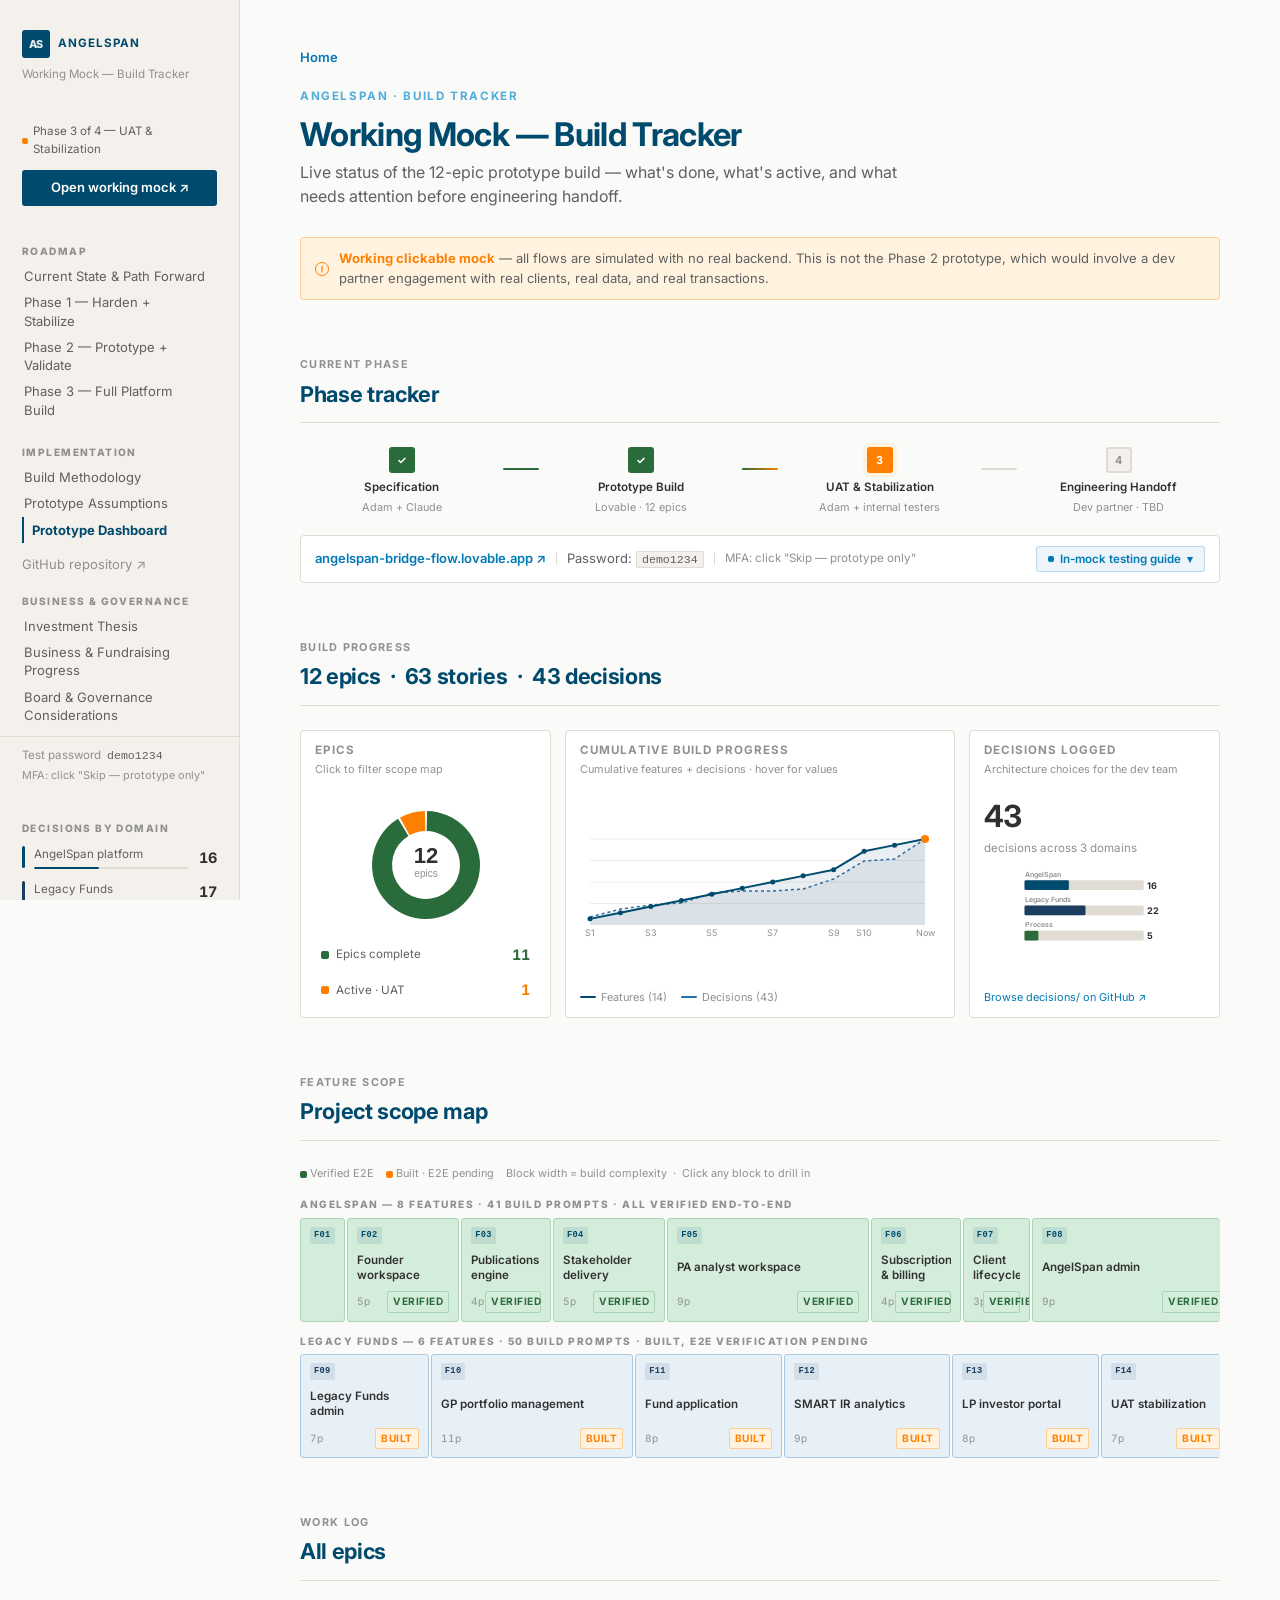
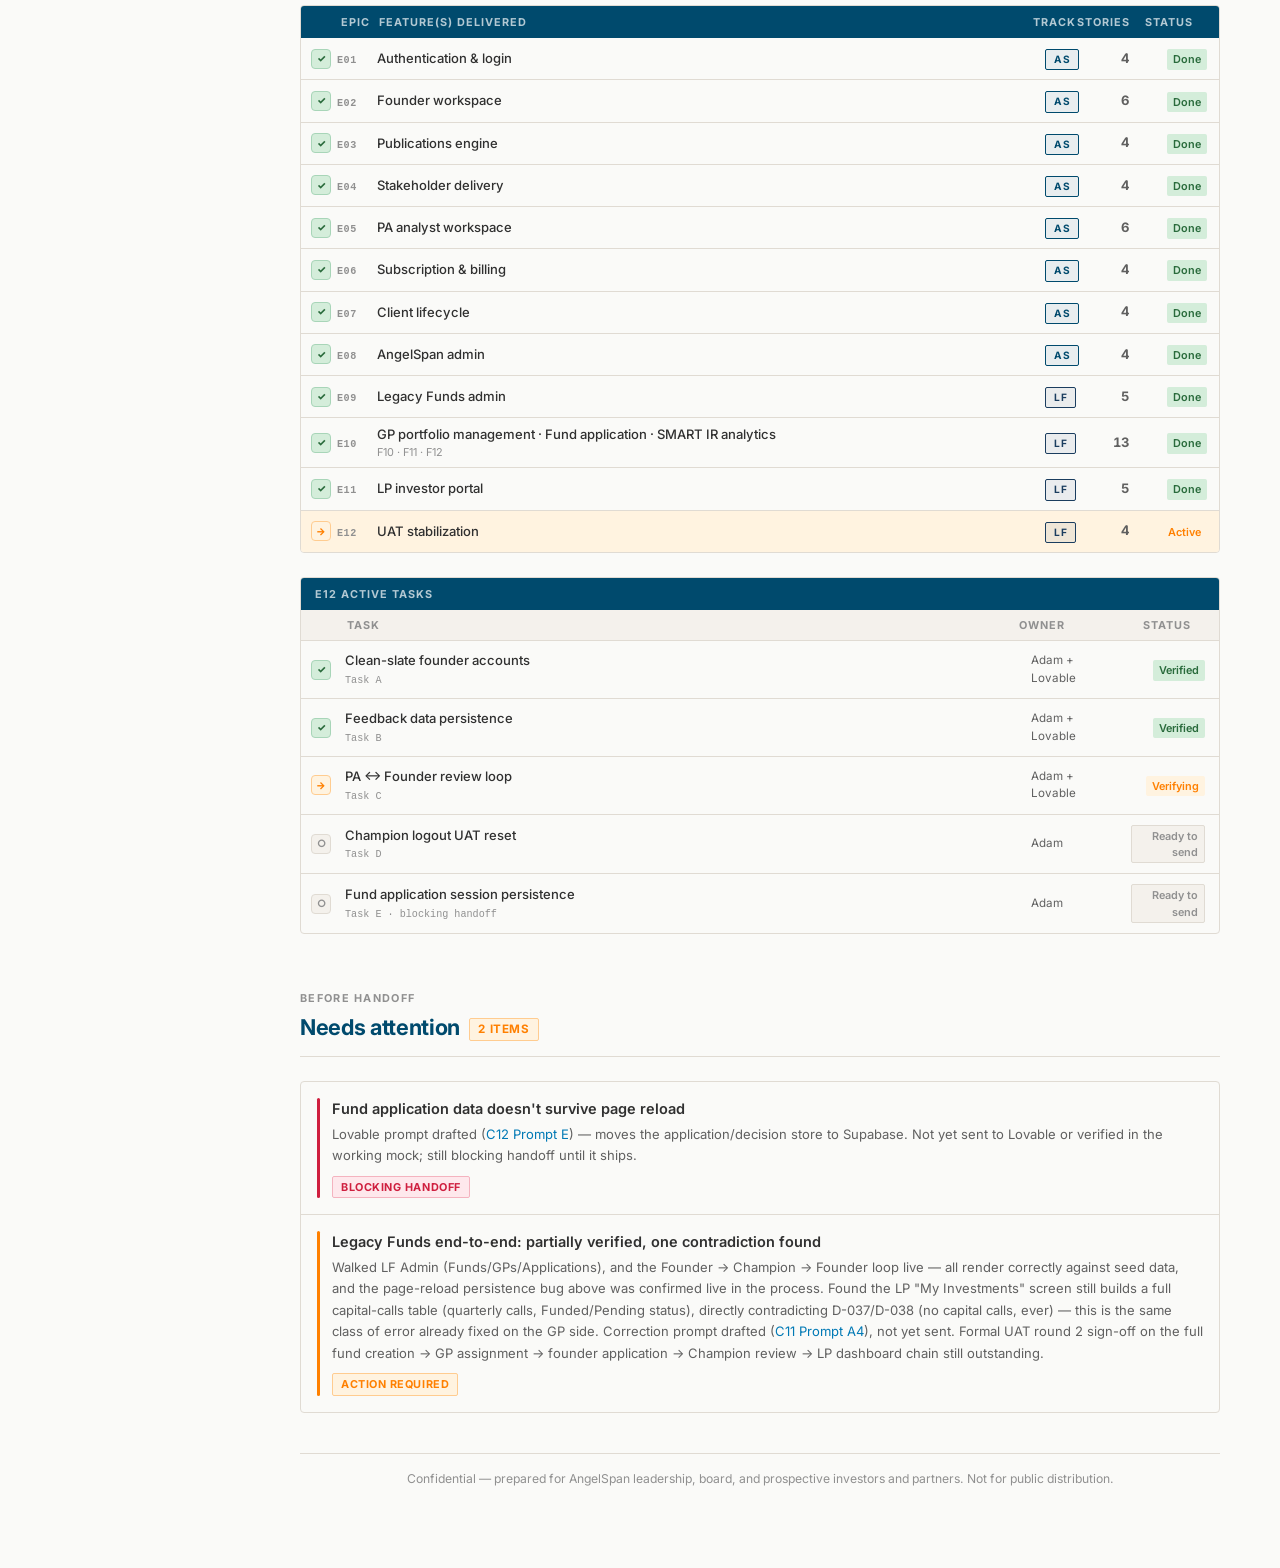
<file: prototype_dashboard.html>
<!DOCTYPE html>
<html lang="en">
<head>
<meta charset="UTF-8">
<meta name="viewport" content="width=device-width, initial-scale=1.0">
<link rel="preconnect" href="https://fonts.googleapis.com">
<link rel="preconnect" href="https://fonts.gstatic.com" crossorigin>
<link href="https://fonts.googleapis.com/css2?family=Inter:wght@400;500;600;700;800&display=swap" rel="stylesheet">
<title>AngelSpan — Working Mock Build Tracker</title>
<link rel="stylesheet" href="shared.css">
<style>
:root {
  /* AngelSpan brand */
  --navy:#004A6D; --blue:#0179B5; --sky:#50ADDB;
  /* Legacy Funds brand */
  --lf:#1B3D5F; --lf-l:#2E6EA6; --lf-bg:#E8F0F7; --lf-bd:#A8C8E0;
  /* Semantic */
  --green:#2A6B3C; --green-bg:#D4EDDA; --green-bd:#A8D5B8;
  --amber:#FF8000; --amber-bg:#FFF3E0; --amber-bd:#FFCC90;
  --red:#CF1F3F;   --red-bg:#FEE8EC;   --red-bd:#F4B3BF;
  /* Surfaces */
  --bg:#FAFAF8; --surface:#F4F1EC; --border:#E0DBD3; --raised:#ffffff;
  /* Typography */
  --text:#303030; --text-2:#606060; --text-3:#909090;
  /* Fonts */
  --font:'Inter',-apple-system,BlinkMacSystemFont,'Segoe UI',Helvetica,Arial,sans-serif;
  --mono:'JetBrains Mono','Fira Code','Courier New',monospace;
}
@media (prefers-color-scheme:dark){:root{
  --bg:#0F1219;--surface:#181C26;--border:#252B3A;
  --text:#E4E8F0;--text-2:#94A0B3;--text-3:#4E5870;--raised:#1D2130;
  --green-bg:rgba(42,107,60,.15);--green-bd:rgba(42,107,60,.35);
  --amber-bg:rgba(255,128,0,.13);--amber-bd:rgba(255,128,0,.32);
  --red-bg:rgba(207,31,63,.13);--red-bd:rgba(207,31,63,.32);
  --lf-bg:rgba(27,61,95,.18);--lf-bd:rgba(27,61,95,.4);
}}
:root[data-theme="light"]{--bg:#FAFAF8;--surface:#F4F1EC;--border:#E0DBD3;--text:#303030;--text-2:#606060;--text-3:#909090;--raised:#ffffff;--green-bg:#D4EDDA;--green-bd:#A8D5B8;--amber-bg:#FFF3E0;--amber-bd:#FFCC90;--red-bg:#FEE8EC;--red-bd:#F4B3BF;--lf-bg:#E8F0F7;--lf-bd:#A8C8E0;}
:root[data-theme="dark"]{--bg:#0F1219;--surface:#181C26;--border:#252B3A;--text:#E4E8F0;--text-2:#94A0B3;--text-3:#4E5870;--raised:#1D2130;--green-bg:rgba(42,107,60,.15);--green-bd:rgba(42,107,60,.35);--amber-bg:rgba(255,128,0,.13);--amber-bd:rgba(255,128,0,.32);--red-bg:rgba(207,31,63,.13);--red-bd:rgba(207,31,63,.32);--lf-bg:rgba(27,61,95,.18);--lf-bd:rgba(27,61,95,.4);}

html { font-size: clamp(14px, 0.5vw + 11px, 18px); }
*,*::before,*::after{box-sizing:border-box;margin:0;padding:0;min-width:0;}
body{font-family:var(--font);background:var(--bg);color:var(--text);font-size:0.875rem;line-height:1.5;}
a{color:var(--blue);text-decoration:none;}
a:hover{text-decoration:underline;}

/* ── Utilities ── */
.badge{display:inline-block;font-size:0.625rem;font-weight:700;text-transform:uppercase;letter-spacing:.05em;padding:2px 8px;border-radius:2px;}
.b-green{background:var(--green-bg);color:var(--green);border:1px solid var(--green-bd);}
.b-amber{background:var(--amber-bg);color:var(--amber);border:1px solid var(--amber-bd);}
.b-red{background:var(--red-bg);color:var(--red);border:1px solid var(--red-bd);}
.b-neu{background:var(--surface);color:var(--text-3);border:1px solid var(--border);}
.mono{font-family:var(--mono);}

/* ── Layout ── */
.layout{display:grid;grid-template-columns:240px 1fr;min-height:100vh;}

/* ── Sidenav ── */
.sidenav{position:sticky;top:0;height:100vh;overflow-y:auto;background:var(--surface);border-right:1px solid var(--border);display:flex;flex-direction:column;}
.sn-brand{padding:30px 22px 18px;}
.sn-mark{width:28px;height:28px;background:var(--navy);border-radius:3px;display:inline-flex;align-items:center;justify-content:center;}
.sn-mark span{color:rgba(255,255,255,.9);font-size:0.625rem;font-weight:800;letter-spacing:-.02em;}
.sn-wordmark{display:flex;align-items:center;gap:8px;margin-bottom:8px;text-decoration:none;}
.sn-name{font-size:0.6667rem;font-weight:700;text-transform:uppercase;letter-spacing:.08em;color:var(--navy);}
.sn-ctx{font-size:0.6667rem;color:var(--text-3);line-height:1.5;}
.sn-div{height:1px;background:var(--border);margin:6px 0;}
.sn-status{padding:10px 22px 6px;}
.live-chip{display:inline-flex;align-items:center;gap:5px;font-size:0.6667rem;color:var(--text-2);}
.live-dot{width:6px;height:6px;border-radius:2px;background:var(--amber);animation:pulse 2s infinite;flex-shrink:0;}
@keyframes pulse{0%,100%{opacity:1}50%{opacity:.3}}
.sn-cta{padding:6px 22px 12px;}
.btn{display:inline-block;font-size:0.75rem;font-weight:600;padding:8px 16px;border-radius:3px;text-decoration:none;white-space:nowrap;transition:background .1s,color .1s;}
.btn-primary{background:var(--navy);color:#fff;width:100%;text-align:center;}
.btn-primary:hover{background:var(--blue);text-decoration:none;color:#fff;}
.sn-group{padding:14px 22px 4px;font-size:0.5833rem;font-weight:800;text-transform:uppercase;letter-spacing:.14em;color:var(--text-3);}
.toc-pages{padding:0 22px;margin-bottom:8px;}
.toc-pages a{display:block;font-size:0.75rem;color:var(--text-2);text-decoration:none;padding:4px 12px 4px 0;border-left:2px solid transparent;line-height:1.4;transition:color .12s,border-color .12s,padding-left .12s;}
.toc-pages a:hover{color:var(--navy);border-left-color:var(--navy);padding-left:8px;text-decoration:none;}
.toc-pages a.page-active{color:var(--navy);font-weight:700;border-left-color:var(--navy);padding-left:8px;}
.toc-ext{padding:2px 22px 4px;}
.toc-ext a{font-size:0.75rem;color:var(--text-3);text-decoration:none;}
.toc-ext a:hover{color:var(--navy);text-decoration:underline;}
.confidential-footer{margin-top:40px;padding-top:16px;border-top:1px solid var(--border);font-size:0.7rem;color:var(--text-3);text-align:center;}
.sn-cred{padding:10px 22px 12px;border-top:1px solid var(--border);font-size:0.6667rem;color:var(--text-3);}
.sn-cred-m{font-family:var(--mono);font-size:0.6667rem;color:var(--text-2);}
.sn-dom{padding-bottom:8px;}
.dom-row{display:flex;align-items:center;gap:9px;padding:6px 22px;}
.dom-stripe{width:3px;height:22px;border-radius:2px;flex-shrink:0;}
.dom-info{flex:1;}
.dom-name{font-size:0.6667rem;color:var(--text-2);margin-bottom:3px;}
.dom-bar{height:2px;background:var(--border);border-radius:2px;overflow:hidden;}
.dom-fill{height:100%;border-radius:2px;}
.dom-n{font-size:0.8333rem;font-weight:700;color:var(--text);font-variant-numeric:tabular-nums;min-width:20px;text-align:right;}

/* ── Main content ── */
.main{padding:48px 60px 80px;min-width:0;}

/* ── Masthead — matches roadmap_presentation.html / dashboard_strategy.html ── */
.eyebrow{font-size:0.6667rem;font-weight:700;text-transform:uppercase;letter-spacing:.14em;color:var(--sky);margin-bottom:10px;}
h1{font-size:1.875rem;font-weight:700;color:var(--navy);letter-spacing:-.02em;line-height:1.18;margin-bottom:8px;text-wrap:balance;}
.subtitle{font-size:0.9167rem;color:var(--text-2);margin-bottom:28px;line-height:1.5;max-width:640px;}

/* ── Section hierarchy ── */
.sec{margin-top:56px;scroll-margin-top:20px;}
.sec:first-child{margin-top:0;}
.sec-label{font-size:0.625rem;font-weight:700;text-transform:uppercase;letter-spacing:.12em;color:var(--text-3);margin-bottom:5px;}
.sec h2{font-size:1.25rem;font-weight:700;color:var(--navy);border-bottom:1px solid var(--border);padding-bottom:12px;margin-bottom:24px;letter-spacing:-.015em;}

/* ── Callout strip ── */
.callout-mock{display:flex;align-items:center;gap:10px;padding:11px 14px;background:var(--amber-bg);border:1px solid var(--amber-bd);border-radius:4px;font-size:0.75rem;color:var(--text-2);line-height:1.5;margin-bottom:48px;}

/* ── Milestone bar ── */
.ms-track{display:grid;grid-template-columns:1fr 36px 1fr 36px 1fr 36px 1fr;align-items:center;}
.ms-node{text-align:center;}
.ms-circle{width:26px;height:26px;border-radius:3px;margin:0 auto 6px;display:flex;align-items:center;justify-content:center;font-size:0.625rem;font-weight:700;}
.ms-done{background:var(--green);color:#fff;}
.ms-active{background:var(--amber);color:#fff;box-shadow:0 0 0 4px var(--amber-bg);}
.ms-pending{background:var(--surface);color:var(--text-3);border:2px solid var(--border);}
.ms-label{font-size:0.6667rem;font-weight:600;color:var(--text);}
.ms-who{font-size:0.625rem;color:var(--text-3);margin-top:2px;}
.ms-line{height:2px;margin-bottom:24px;border-radius:1px;}
.ms-line.done{background:var(--green);}
.ms-line.active{background:linear-gradient(to right,var(--green),var(--amber));}
.ms-line.ahead{background:var(--border);}

/* ── Access guide card ── */
.guide-card{background:var(--raised);border:1px solid var(--border);border-radius:4px;overflow:hidden;margin-top:20px;}
.guide-bar{display:flex;align-items:center;justify-content:space-between;padding:10px 14px;gap:10px;flex-wrap:wrap;}
.gb-left{display:flex;align-items:center;gap:10px;flex-wrap:wrap;font-size:0.75rem;color:var(--text-2);}
.gb-divider{width:1px;height:13px;background:var(--border);flex-shrink:0;}
.gs-code{font-family:var(--mono);font-size:0.6667rem;background:var(--surface);border:1px solid var(--border);padding:1px 5px;border-radius:2px;color:var(--text-2);}
.gb-guide-btn{display:inline-flex;align-items:center;gap:6px;font-size:0.6667rem;font-weight:600;color:var(--blue);background:rgba(1,121,181,.07);border:1px solid rgba(1,121,181,.22);border-radius:3px;padding:5px 11px;cursor:pointer;font-family:var(--font);transition:background .1s,border-color .1s;white-space:nowrap;flex-shrink:0;}
.gb-guide-btn:hover,.gb-guide-btn[aria-expanded="true"]{background:rgba(1,121,181,.14);border-color:rgba(1,121,181,.4);}
.gb-dot{width:6px;height:6px;border-radius:2px;background:var(--blue);flex-shrink:0;}
.gb-arrow{font-size:0.625rem;transition:transform .15s;display:inline-block;}
.gb-arrow.open{transform:rotate(180deg);}
.guide-body{display:none;padding:16px 18px 18px;border-top:1px solid var(--border);}
.guide-body.open{display:block;}
.guide-steps{display:grid;grid-template-columns:repeat(4,1fr);gap:12px;margin-bottom:14px;}
.guide-step{display:flex;flex-direction:column;gap:5px;}
.gs-num{width:20px;height:20px;border-radius:3px;background:var(--navy);color:#fff;font-size:0.625rem;font-weight:700;display:flex;align-items:center;justify-content:center;flex-shrink:0;}
.gs-label{font-size:0.75rem;font-weight:600;color:var(--text);}
.gs-detail{font-size:0.6667rem;color:var(--text-2);line-height:1.55;}
.guide-note{display:grid;grid-template-columns:1fr 1fr;gap:12px;padding-top:14px;border-top:1px solid var(--border);}
.gn-col-head{font-size:0.625rem;font-weight:700;text-transform:uppercase;letter-spacing:.1em;color:var(--text-3);margin-bottom:8px;}
.gn-row{display:flex;align-items:flex-start;gap:7px;font-size:0.6667rem;color:var(--text-2);line-height:1.5;padding:3px 0;}
.gn-dot{width:6px;height:6px;border-radius:2px;flex-shrink:0;margin-top:4px;}

/* ── Chart row ── */
.chart-row{display:grid;grid-template-columns:1fr 1.55fr 1fr;gap:14px;}
.cc{background:var(--raised);border:1px solid var(--border);border-radius:4px;overflow:hidden;display:flex;flex-direction:column;}
.cc-head{padding:11px 14px 0;}
.cc-title{font-size:0.6667rem;font-weight:700;text-transform:uppercase;letter-spacing:.09em;color:var(--text-3);margin-bottom:2px;}
.cc-hint{font-size:0.625rem;color:var(--text-3);margin-bottom:10px;}
.cc-body{flex:1;display:flex;flex-direction:column;align-items:center;justify-content:center;padding:12px 14px 10px;}
.cc-foot{padding:0 14px 12px;display:flex;flex-direction:column;gap:5px;}

/* Donut */
.donut-wrap{position:relative;display:flex;align-items:center;justify-content:center;}
.donut-wrap canvas{display:block;cursor:pointer;}
.dleg{display:flex;flex-direction:column;gap:6px;width:100%;}
.dleg-row{display:flex;align-items:center;gap:7px;cursor:pointer;border-radius:3px;padding:4px 6px;transition:background .08s;user-select:none;}
.dleg-row:hover{background:var(--surface);}
.dleg-row.active{background:var(--surface);}
.dleg-dot{width:8px;height:8px;border-radius:2px;flex-shrink:0;}
.dleg-lbl{font-size:0.6667rem;color:var(--text-2);flex:1;}
.dleg-n{font-size:0.8333rem;font-weight:700;font-variant-numeric:tabular-nums;}

/* Line */
.line-wrap{width:100%;position:relative;}
.line-wrap canvas{display:block;width:100%;}
.chart-tooltip{position:absolute;background:var(--raised);border:1px solid var(--border);border-radius:3px;padding:6px 10px;font-size:0.6667rem;color:var(--text);pointer-events:none;white-space:nowrap;box-shadow:0 2px 8px rgba(0,0,0,.1);}
.line-leg{display:flex;gap:14px;flex-wrap:wrap;}
.ll-item{display:flex;align-items:center;gap:5px;font-size:0.625rem;color:var(--text-3);}
.ll-swatch{width:16px;height:2px;border-radius:1px;}

/* Bar */
.bar-total{font-size:1.75rem;font-weight:700;letter-spacing:-1px;color:var(--text);font-variant-numeric:tabular-nums;margin-bottom:8px;line-height:1;}
.bar-tot-lbl{font-size:0.6667rem;color:var(--text-3);margin-bottom:12px;}
.bar-svg{width:100%;overflow:visible;}

/* ── Scope map ── */
.sm-legend{display:flex;align-items:center;gap:12px;font-size:0.625rem;color:var(--text-3);flex-wrap:wrap;margin-bottom:16px;}
.sm-leg-dot{display:inline-block;width:7px;height:7px;border-radius:2px;margin-right:3px;vertical-align:middle;}
.sm-track-lbl{font-size:0.5833rem;font-weight:800;text-transform:uppercase;letter-spacing:.15em;color:var(--text-3);margin-bottom:5px;}
.sm-row{display:flex;overflow-x:auto;gap:2px;border-radius:3px;margin-bottom:12px;}
.sm-block{
  flex-shrink:0;min-height:104px;padding:8px 9px;
  display:flex;flex-direction:column;justify-content:space-between;
  cursor:pointer;border-radius:3px;border:1px solid transparent;
  transition:filter .1s,border-color .1s,opacity .15s;
  position:relative;overflow:hidden;user-select:none;
}
.sm-block:hover{filter:brightness(.93);}
.sm-block.sel{box-shadow:0 0 0 2px var(--sel-c) inset;}
.sm-block.dim{opacity:.28;}
.sm-block-as{background:var(--green-bg);border-color:var(--green-bd);--sel-c:var(--navy);}
.sm-block-lf{background:var(--lf-bg);border-color:var(--lf-bd);--sel-c:var(--lf);}
.sm-bid{font-family:var(--mono);font-size:0.5rem;font-weight:800;letter-spacing:.04em;padding:2px 4px;border-radius:2px;display:inline-block;align-self:flex-start;}
.sm-bid-as{color:var(--navy);background:rgba(0,74,109,.1);}
.sm-bid-lf{color:var(--lf);background:rgba(27,61,95,.1);}
.sm-bname{font-size:0.6667rem;font-weight:600;color:var(--text);line-height:1.25;flex:1;display:flex;align-items:center;padding:4px 0;overflow:hidden;}
.sm-bname span{display:-webkit-box;-webkit-line-clamp:3;-webkit-box-orient:vertical;overflow:hidden;}
.sm-bfoot{display:flex;align-items:center;justify-content:space-between;gap:3px;}
.sm-pcount{font-size:0.5833rem;color:var(--text-3);font-variant-numeric:tabular-nums;white-space:nowrap;}
.sm-stat{font-size:0.5833rem;font-weight:700;text-transform:uppercase;letter-spacing:.05em;padding:2px 5px;border-radius:2px;}
.sm-stat-v{color:var(--green);background:var(--green-bg);border:1px solid var(--green-bd);}
.sm-stat-b{color:var(--amber);background:var(--amber-bg);border:1px solid var(--amber-bd);}
.sm-block.narrow .sm-bname{display:none;}
.sm-block.narrow .sm-bfoot{display:none;}

/* Detail panel */
.sm-detail{display:none;border-top:1px solid var(--border);margin-top:4px;background:var(--surface);border-radius:4px;}
.sm-detail.open{display:block;}
.fd-inner{padding:16px 16px 18px;}
.fd-top{display:flex;justify-content:space-between;align-items:flex-start;margin-bottom:10px;}
.fd-name{font-size:0.875rem;font-weight:700;color:var(--text);}
.fd-meta{display:flex;gap:8px;margin-top:4px;align-items:center;flex-wrap:wrap;}
.fd-close{font-size:0.6667rem;color:var(--text-3);cursor:pointer;background:none;border:1px solid var(--border);padding:3px 10px;border-radius:2px;font-family:var(--font);flex-shrink:0;}
.fd-close:hover{background:var(--border);color:var(--text);}
.fd-desc{font-size:0.75rem;color:var(--text-2);line-height:1.65;margin-bottom:14px;padding-bottom:14px;border-bottom:1px solid var(--border);}
.fd-cols{display:grid;grid-template-columns:1fr 1fr;gap:18px;}
.fd-col-head{font-size:0.625rem;font-weight:700;text-transform:uppercase;letter-spacing:.1em;color:var(--text-3);margin-bottom:8px;}
.story-li{display:flex;gap:7px;align-items:flex-start;font-size:0.75rem;color:var(--text-2);line-height:1.5;padding:4px 0;border-bottom:1px solid var(--border);}
.story-li:last-child{border-bottom:none;}
.s-dot{width:4px;height:4px;border-radius:1px;flex-shrink:0;margin-top:6px;}
.dec-li{display:flex;gap:7px;align-items:flex-start;font-size:0.75rem;color:var(--text-2);line-height:1.5;padding:4px 0;border-bottom:1px solid var(--border);}
.dec-li:last-child{border-bottom:none;}
.dec-code{font-family:var(--mono);font-size:0.625rem;font-weight:700;padding:2px 5px;border-radius:2px;flex-shrink:0;text-decoration:none;transition:opacity .1s;}
.dc-a{color:var(--navy);background:rgba(0,74,109,.08);border:1px solid rgba(0,74,109,.2);}
.dc-l{color:var(--lf);background:rgba(27,61,95,.08);border:1px solid rgba(27,61,95,.2);}
.dc-p{color:var(--green);background:var(--green-bg);border:1px solid var(--green-bd);}
.dec-code:hover{opacity:.6;text-decoration:none;}

/* ── Epic table ── */
.epic-table{border:1px solid var(--border);border-radius:4px;overflow:hidden;}
.et-hdr{display:grid;grid-template-columns:32px 38px 1fr 44px 52px 84px;padding:8px 14px 8px 0;background:var(--navy);}
.et-hdr>div{font-size:0.625rem;font-weight:700;text-transform:uppercase;letter-spacing:.09em;color:rgba(255,255,255,.7);padding-left:8px;}
.et-hdr>div:first-child{padding-left:12px;}
.et-hdr>div:last-child{text-align:right;padding-right:12px;}
.et-row{display:grid;grid-template-columns:32px 38px 1fr 44px 52px 84px;align-items:center;border-bottom:1px solid var(--border);transition:background .08s;}
.et-row:last-child{border-bottom:none;}
.et-row:hover{background:var(--surface);}
.et-row.et-active{background:var(--amber-bg);}
.et-ic{padding:9px 0 9px 10px;}
.et-id{padding:9px 4px;}
.et-id-badge{font-family:var(--mono);font-size:0.5833rem;font-weight:700;letter-spacing:.05em;color:var(--text-3);}
.et-name{padding:8px 6px;}
.et-main{font-size:0.75rem;font-weight:500;color:var(--text);line-height:1.3;}
.et-sub{font-size:0.625rem;color:var(--text-3);margin-top:2px;line-height:1.3;}
.et-track{padding:9px 6px;}
.et-stories{padding:9px 6px;font-size:0.75rem;font-weight:700;color:var(--text-2);font-variant-numeric:tabular-nums;text-align:right;}
.et-status{padding:9px 12px 9px 6px;text-align:right;}

/* E12 sub-tasks */
.e12-section{margin-top:24px;border:1px solid var(--border);border-radius:4px;overflow:hidden;}
.e12-label{padding:8px 14px;background:var(--navy);font-size:0.625rem;font-weight:700;text-transform:uppercase;letter-spacing:.09em;color:rgba(255,255,255,.7);}
.sprint-hdr{display:grid;grid-template-columns:36px 1fr 100px 96px;padding:7px 14px 7px 0;border-bottom:1px solid var(--border);background:var(--surface);}
.sprint-hdr>div{font-size:0.625rem;font-weight:700;text-transform:uppercase;letter-spacing:.09em;color:var(--text-3);padding-left:10px;}
.sprint-hdr>div:first-child{padding-left:14px;}
.sprint-hdr>div:last-child{text-align:right;padding-right:14px;}
.sprint-row{display:grid;grid-template-columns:36px 1fr 100px 96px;align-items:center;border-bottom:1px solid var(--border);transition:background .08s;}
.sprint-row:last-child{border-bottom:none;}
.sprint-row:hover{background:var(--surface);}
.sr-icw{padding:10px 0 10px 10px;}
.sr-tw{padding:10px 8px;}
.sr-name{font-size:0.75rem;font-weight:500;color:var(--text);}
.sr-id{font-family:var(--mono);font-size:0.5833rem;color:var(--text-3);margin-top:2px;}
.sr-own{font-size:0.6667rem;color:var(--text-2);padding:10px 8px;}
.sr-st{padding:10px 14px 10px 8px;text-align:right;}
.sp-ic{width:20px;height:20px;border-radius:4px;display:flex;align-items:center;justify-content:center;font-size:0.5833rem;font-weight:800;}
.si-done{background:var(--green-bg);color:var(--green);border:1px solid var(--green-bd);}
.si-act{background:var(--amber-bg);color:var(--amber);border:1px solid var(--amber-bd);}
.si-rdy{background:var(--surface);color:var(--text-3);border:1px solid var(--border);}
.si-blk{background:var(--red-bg);color:var(--red);border:1px solid var(--red-bd);}
.sp-tag{display:inline-block;font-size:0.625rem;font-weight:600;padding:2px 6px;border-radius:2px;}
.st-done{background:var(--green-bg);color:var(--green);}
.st-vrf{background:var(--amber-bg);color:var(--amber);}
.st-rdy{background:var(--surface);color:var(--text-3);border:1px solid var(--border);}
.st-blk{background:var(--red-bg);color:var(--red);}

/* ── Attention items ── */
.attn-list{border:1px solid var(--border);border-radius:4px;overflow:hidden;}
.attn-row{display:flex;gap:12px;padding:16px;border-bottom:1px solid var(--border);align-items:flex-start;}
.attn-row:last-child{border-bottom:none;}
.attn-sev{width:3px;align-self:stretch;border-radius:2px;flex-shrink:0;}
.sev-r{background:var(--red);}
.sev-a{background:var(--amber);}
.attn-ttl{font-size:0.8333rem;font-weight:600;color:var(--text);margin-bottom:4px;}
.attn-dsc{font-size:0.75rem;color:var(--text-2);line-height:1.65;margin-bottom:8px;}

/* ── Responsive ── */
@media(max-width:900px){
  .layout{grid-template-columns:1fr;}
  .sidenav{position:static;height:auto;}
  .main{padding:32px 24px 60px;}
  .chart-row{grid-template-columns:1fr;}
  .fd-cols{grid-template-columns:1fr;}
  .guide-steps{grid-template-columns:1fr 1fr;}
  .guide-note{grid-template-columns:1fr;}
  .sprint-row{grid-template-columns:36px 1fr 80px;}
  .sr-own{display:none;}
  .et-hdr,.et-row{grid-template-columns:28px 38px 1fr 76px;}
  .et-track,.et-stories{display:none;}
  .et-hdr>div:nth-child(4),.et-hdr>div:nth-child(5){display:none;}
  .ms-who{display:none;}
  .ms-label{font-size:0.5833rem;}
  .dleg-lbl{overflow-wrap:break-word;}
}

@media(max-width:520px){
  .sn-cred{display:none;}
  .chart-row{gap:10px;}
  .et-hdr,.et-row{grid-template-columns:24px 34px 1fr 60px;}
  .ms-track{grid-template-columns:1fr 20px 1fr 20px 1fr 20px 1fr;}
}
</style>
</head>
<body>

<div class="layout">

<!-- LEFT SIDENAV -->
<nav class="sidenav">

  <div class="sn-brand">
    <a class="sn-wordmark" href="index.html">
      <div class="sn-mark"><span>AS</span></div>
      <span class="sn-name">AngelSpan</span>
    </a>
    <div class="sn-ctx">Working Mock — Build Tracker</div>
  </div>

  <div class="sn-div"></div>

  <div class="sn-status">
    <div class="live-chip"><div class="live-dot"></div>Phase 3 of 4 — UAT &amp; Stabilization</div>
  </div>
  <div class="sn-cta">
    <a class="btn btn-primary" href="https://angelspan-bridge-flow.lovable.app" target="_blank">Open working mock ↗</a>
  </div>

  <div class="sn-div"></div>

  <div class="sn-group">Roadmap</div>
  <div class="toc-pages">
    <a href="roadmap_presentation.html">Current State &amp; Path Forward</a>
    <a href="phase1_harden_stabilize.html">Phase 1 — Harden + Stabilize</a>
    <a href="phase2_prototype_validate.html">Phase 2 — Prototype + Validate</a>
    <a href="phase3_full_build.html">Phase 3 — Full Platform Build</a>
  </div>

  <div class="sn-group">Implementation</div>
  <div class="toc-pages">
    <a href="dashboard_strategy.html">Build Methodology</a>
    <a href="prototype_assumptions.html">Prototype Assumptions</a>
    <a href="prototype_dashboard.html" class="page-active">Prototype Dashboard</a>
  </div>
  <div class="toc-ext">
    <a href="https://github.com/angelspan-platform/angelspan-platform" target="_blank">GitHub repository ↗</a>
  </div>

  <div class="sn-group">Business &amp; Governance</div>
  <div class="toc-pages">
    <a href="investment_thesis.html">Investment Thesis</a>
    <a href="progress_dashboard.html">Business &amp; Fundraising Progress</a>
    <a href="board_considerations.html">Board &amp; Governance Considerations</a>
  </div>

  <div class="sn-cred">
    Test password &nbsp;<span class="sn-cred-m">demo1234</span>
    <div style="font-size:0.625rem;margin-top:2px;">MFA: click "Skip — prototype only"</div>
  </div>

  <div class="sn-div"></div>

  <div class="sn-group">Decisions by domain</div>
  <div class="sn-dom">
    <div class="dom-row">
      <div class="dom-stripe" style="background:var(--navy);"></div>
      <div class="dom-info">
        <div class="dom-name">AngelSpan platform</div>
        <div class="dom-bar"><div class="dom-fill" style="width:42%;background:var(--navy);"></div></div>
      </div>
      <div class="dom-n">16</div>
    </div>
    <div class="dom-row">
      <div class="dom-stripe" style="background:var(--lf);"></div>
      <div class="dom-info">
        <div class="dom-name">Legacy Funds</div>
        <div class="dom-bar"><div class="dom-fill" style="width:45%;background:var(--lf);"></div></div>
      </div>
      <div class="dom-n">17</div>
    </div>
    <div class="dom-row">
      <div class="dom-stripe" style="background:var(--green);"></div>
      <div class="dom-info">
        <div class="dom-name">Process &amp; engineering</div>
        <div class="dom-bar"><div class="dom-fill" style="width:13%;background:var(--green);"></div></div>
      </div>
      <div class="dom-n">5</div>
    </div>
    <div style="padding:6px 22px 2px;font-size:0.625rem;color:var(--text-3);">
      Click any decision badge in a feature to browse the <a href="https://github.com/angelspan-platform/angelspan-platform/tree/main/decisions" target="_blank">decisions/ folder ↗</a>
    </div>
  </div>

</nav>

<!-- MAIN CONTENT -->
<main class="main">

  <nav class="back-nav">
    <a href="index.html">Home</a>
  </nav>

  <div class="eyebrow">AngelSpan · Build Tracker</div>
  <h1>Working Mock — Build Tracker</h1>
  <p class="subtitle">Live status of the 12-epic prototype build — what's done, what's active, and what needs attention before engineering handoff.</p>

  <!-- Working mock callout -->
  <div class="callout-mock">
    <svg width="14" height="14" viewBox="0 0 14 14" fill="none" style="flex-shrink:0;color:var(--amber);"><circle cx="7" cy="7" r="6.5" stroke="currentColor"/><path d="M7 4.5v3.5M7 9.5v.5" stroke="currentColor" stroke-width="1.3" stroke-linecap="round"/></svg>
    <span><strong style="color:var(--amber);">Working clickable mock</strong> — all flows are simulated with no real backend. This is not the Phase 2 prototype, which would involve a dev partner engagement with real clients, real data, and real transactions.</span>
  </div>

  <!-- SECTION: Phase tracker -->
  <div class="sec">
    <div class="sec-label">Current phase</div>
    <h2>Phase tracker</h2>

    <div class="ms-track">
      <div class="ms-node">
        <div class="ms-circle ms-done">✓</div>
        <div class="ms-label">Specification</div>
        <div class="ms-who">Adam + Claude</div>
      </div>
      <div class="ms-line done"></div>
      <div class="ms-node">
        <div class="ms-circle ms-done">✓</div>
        <div class="ms-label">Prototype Build</div>
        <div class="ms-who">Lovable · 12 epics</div>
      </div>
      <div class="ms-line active"></div>
      <div class="ms-node">
        <div class="ms-circle ms-active">3</div>
        <div class="ms-label">UAT &amp; Stabilization</div>
        <div class="ms-who">Adam + internal testers</div>
      </div>
      <div class="ms-line ahead"></div>
      <div class="ms-node">
        <div class="ms-circle ms-pending">4</div>
        <div class="ms-label">Engineering Handoff</div>
        <div class="ms-who">Dev partner · TBD</div>
      </div>
    </div>

    <!-- Access guide -->
    <div class="guide-card">
      <div class="guide-bar">
        <div class="gb-left">
          <a href="https://angelspan-bridge-flow.lovable.app" target="_blank" style="font-weight:600;color:var(--blue);font-size:0.75rem;">angelspan-bridge-flow.lovable.app ↗</a>
          <div class="gb-divider"></div>
          <span>Password: <span class="gs-code">demo1234</span></span>
          <div class="gb-divider"></div>
          <span style="font-size:0.6667rem;color:var(--text-3);">MFA: click "Skip — prototype only"</span>
        </div>
        <button class="gb-guide-btn" onclick="toggleGuide()" id="gb-guide-btn" aria-expanded="false">
          <span class="gb-dot"></span>
          In-mock testing guide
          <span class="gb-arrow" id="guide-toggle">▾</span>
        </button>
      </div>
      <div class="guide-body" id="guide-body">
        <div class="guide-steps">
          <div class="guide-step">
            <div style="display:flex;align-items:center;gap:7px;margin-bottom:4px;"><div class="gs-num">1</div><div class="gs-label">Open the mock</div></div>
            <div class="gs-detail">Visit <a href="https://angelspan-bridge-flow.lovable.app" target="_blank">angelspan-bridge-flow.lovable.app ↗</a></div>
            <div class="gs-detail" style="margin-top:5px;">Password: <span class="gs-code">demo1234</span></div>
          </div>
          <div class="guide-step">
            <div style="display:flex;align-items:center;gap:7px;margin-bottom:4px;"><div class="gs-num">2</div><div class="gs-label">Bypass MFA</div></div>
            <div class="gs-detail">At the MFA screen, click <strong>"Skip — prototype only"</strong> to proceed without a real authentication code.</div>
          </div>
          <div class="guide-step">
            <div style="display:flex;align-items:center;gap:7px;margin-bottom:4px;"><div class="gs-num">3</div><div class="gs-label">Choose a track</div></div>
            <div class="gs-detail"><strong>AngelSpan</strong> — log in as Founder, Performance Analyst, or Admin to explore IR workflows.</div>
            <div class="gs-detail" style="margin-top:4px;"><strong>Legacy Funds</strong> — log in as GP, LP, or Champion to explore fund management.</div>
          </div>
          <div class="guide-step">
            <div style="display:flex;align-items:center;gap:7px;margin-bottom:4px;"><div class="gs-num">4</div><div class="gs-label">Switch roles</div></div>
            <div class="gs-detail">Multi-role users (e.g. a Founder who is also an LP) can switch context from the top navigation without logging out.</div>
          </div>
        </div>
        <div class="guide-note">
          <div>
            <div class="gn-col-head">What works in the mock</div>
            <div class="gn-row"><div class="gn-dot" style="background:var(--green);"></div>End-to-end clickable flows for all 14 features</div>
            <div class="gn-row"><div class="gn-dot" style="background:var(--green);"></div>Role-based navigation and access control</div>
            <div class="gn-row"><div class="gn-dot" style="background:var(--green);"></div>Simulated data across dashboards, scoring, and reports</div>
            <div class="gn-row"><div class="gn-dot" style="background:var(--green);"></div>UAT feedback form on every screen</div>
          </div>
          <div>
            <div class="gn-col-head">What is simulated (not real)</div>
            <div class="gn-row"><div class="gn-dot" style="background:var(--amber);"></div>Client signups and subscription payments (Stripe)</div>
            <div class="gn-row"><div class="gn-dot" style="background:var(--amber);"></div>SMART IR score calculations and Bell Mason scoring</div>
            <div class="gn-row"><div class="gn-dot" style="background:var(--amber);"></div>Stakeholder email delivery and magic links</div>
            <div class="gn-row"><div class="gn-dot" style="background:var(--amber);"></div>GP/LP fund connections and capital transactions</div>
          </div>
        </div>
      </div>
    </div>
  </div>

  <!-- SECTION: Build progress -->
  <div class="sec">
    <div class="sec-label">Build progress</div>
    <h2>12 epics &nbsp;·&nbsp; 63 stories &nbsp;·&nbsp; 43 decisions</h2>

    <div class="chart-row">

      <!-- Donut: epic completion -->
      <div class="cc">
        <div class="cc-head">
          <div class="cc-title">Epics</div>
          <div class="cc-hint">Click to filter scope map</div>
        </div>
        <div class="cc-body">
          <div class="donut-wrap">
            <canvas id="c-donut" style="cursor:pointer;"></canvas>
          </div>
        </div>
        <div class="cc-foot">
          <div class="dleg">
            <div class="dleg-row" id="dleg-done" data-f="done">
              <span class="dleg-dot" style="background:var(--green);"></span>
              <span class="dleg-lbl">Epics complete</span>
              <span class="dleg-n" style="color:var(--green);">11</span>
            </div>
            <div class="dleg-row" id="dleg-active" data-f="active">
              <span class="dleg-dot" style="background:var(--amber);"></span>
              <span class="dleg-lbl">Active · UAT</span>
              <span class="dleg-n" style="color:var(--amber);">1</span>
            </div>
          </div>
        </div>
      </div>

      <!-- Line: cumulative build progress -->
      <div class="cc">
        <div class="cc-head">
          <div class="cc-title">Cumulative build progress</div>
          <div class="cc-hint">Cumulative features + decisions · hover for values</div>
        </div>
        <div class="cc-body" style="padding-bottom:4px;">
          <div class="line-wrap">
            <canvas id="c-line"></canvas>
            <div id="line-tip" class="chart-tooltip" style="display:none;"></div>
          </div>
        </div>
        <div class="cc-foot" style="padding-top:6px;">
          <div class="line-leg">
            <span class="ll-item"><span class="ll-swatch" style="background:var(--navy);"></span>Features (14)</span>
            <span class="ll-item"><span class="ll-swatch" style="background:var(--lf-l);height:1.5px;"></span>Decisions (43)</span>
          </div>
        </div>
      </div>

      <!-- Bar: decision coverage -->
      <div class="cc">
        <div class="cc-head">
          <div class="cc-title">Decisions logged</div>
          <div class="cc-hint">Architecture choices for the dev team</div>
        </div>
        <div class="cc-body" style="align-items:flex-start;">
          <div class="bar-total">43</div>
          <div class="bar-tot-lbl">decisions across 3 domains</div>
          <svg id="svg-bars" class="bar-svg" style="overflow:visible;"></svg>
        </div>
        <div class="cc-foot">
          <div style="font-size:0.625rem;color:var(--text-3);">
            <a href="https://github.com/angelspan-platform/angelspan-platform/tree/main/decisions" target="_blank">Browse decisions/ on GitHub ↗</a>
          </div>
        </div>
      </div>

    </div>
  </div>

  <!-- SECTION: Project scope -->
  <div class="sec">
    <div class="sec-label">Feature scope</div>
    <h2>Project scope map</h2>

    <div class="sm-legend">
      <span><span class="sm-leg-dot" style="background:var(--green);"></span>Verified E2E</span>
      <span><span class="sm-leg-dot" style="background:var(--amber);"></span>Built · E2E pending</span>
      <span>Block width = build complexity &nbsp;·&nbsp; Click any block to drill in</span>
    </div>

    <div class="sm-track-lbl">AngelSpan — 8 features · 41 build prompts · all verified end-to-end</div>
    <div class="sm-row" id="sm-as"></div>

    <div class="sm-track-lbl">Legacy Funds — 6 features · 50 build prompts · built, E2E verification pending</div>
    <div class="sm-row" id="sm-lf"></div>

    <div class="sm-detail" id="sm-detail"></div>
  </div>

  <!-- SECTION: Epics -->
  <div class="sec">
    <div class="sec-label">Work log</div>
    <h2>All epics</h2>

    <div class="epic-table">
      <div class="et-hdr">
        <div></div><div>Epic</div><div>Feature(s) delivered</div><div>Track</div><div style="text-align:right;">Stories</div><div>Status</div>
      </div>
      <div id="epic-table-body"></div>
    </div>

    <div class="e12-section">
      <div class="e12-label">E12 active tasks</div>
      <div class="sprint-hdr">
        <div></div><div>Task</div><div>Owner</div><div>Status</div>
      </div>
      <div class="sprint-row">
        <div class="sr-icw"><div class="sp-ic si-done">✓</div></div>
        <div class="sr-tw"><div class="sr-name">Clean-slate founder accounts</div><div class="sr-id">Task A</div></div>
        <div class="sr-own">Adam + Lovable</div>
        <div class="sr-st"><span class="sp-tag st-done">Verified</span></div>
      </div>
      <div class="sprint-row">
        <div class="sr-icw"><div class="sp-ic si-done">✓</div></div>
        <div class="sr-tw"><div class="sr-name">Feedback data persistence</div><div class="sr-id">Task B</div></div>
        <div class="sr-own">Adam + Lovable</div>
        <div class="sr-st"><span class="sp-tag st-done">Verified</span></div>
      </div>
      <div class="sprint-row">
        <div class="sr-icw"><div class="sp-ic si-act">→</div></div>
        <div class="sr-tw"><div class="sr-name">PA ↔ Founder review loop</div><div class="sr-id">Task C</div></div>
        <div class="sr-own">Adam + Lovable</div>
        <div class="sr-st"><span class="sp-tag st-vrf">Verifying</span></div>
      </div>
      <div class="sprint-row">
        <div class="sr-icw"><div class="sp-ic si-rdy">○</div></div>
        <div class="sr-tw"><div class="sr-name">Champion logout UAT reset</div><div class="sr-id">Task D</div></div>
        <div class="sr-own">Adam</div>
        <div class="sr-st"><span class="sp-tag st-rdy">Ready to send</span></div>
      </div>
      <div class="sprint-row">
        <div class="sr-icw"><div class="sp-ic si-rdy">○</div></div>
        <div class="sr-tw"><div class="sr-name">Fund application session persistence</div><div class="sr-id">Task E · blocking handoff</div></div>
        <div class="sr-own">Adam</div>
        <div class="sr-st"><span class="sp-tag st-rdy">Ready to send</span></div>
      </div>
    </div>
  </div>

  <!-- SECTION: Before handoff -->
  <div class="sec">
    <div class="sec-label">Before handoff</div>
    <h2>Needs attention &nbsp;<span class="badge b-amber" style="font-size:0.6667rem;vertical-align:middle;">2 items</span></h2>

    <div class="attn-list">
      <div class="attn-row">
        <div class="attn-sev sev-r"></div>
        <div>
          <div class="attn-ttl">Fund application data doesn't survive page reload</div>
          <div class="attn-dsc">Lovable prompt drafted (<a href="https://github.com/angelspan-platform/angelspan-platform/blob/main/specifications/C12-lovable-prompt-E-lf-app-persistence.md" target="_blank">C12 Prompt E</a>) — moves the application/decision store to Supabase. Not yet sent to Lovable or verified in the working mock; still blocking handoff until it ships.</div>
          <span class="badge b-red">Blocking handoff</span>
        </div>
      </div>
      <div class="attn-row">
        <div class="attn-sev sev-a"></div>
        <div>
          <div class="attn-ttl">Legacy Funds end-to-end: partially verified, one contradiction found</div>
          <div class="attn-dsc">Walked LF Admin (Funds/GPs/Applications), and the Founder → Champion → Founder loop live — all render correctly against seed data, and the page-reload persistence bug above was confirmed live in the process. Found the LP "My Investments" screen still builds a full capital-calls table (quarterly calls, Funded/Pending status), directly contradicting D-037/D-038 (no capital calls, ever) — this is the same class of error already fixed on the GP side. Correction prompt drafted (<a href="https://github.com/angelspan-platform/angelspan-platform/blob/main/specifications/C11-lovable-prompt-A4-correction.md" target="_blank">C11 Prompt A4</a>), not yet sent. Formal UAT round 2 sign-off on the full fund creation → GP assignment → founder application → Champion review → LP dashboard chain still outstanding.</div>
          <span class="badge b-amber">Action required</span>
        </div>
      </div>
    </div>
  </div>

  <div class="confidential-footer">Confidential — prepared for AngelSpan leadership, board, and prospective investors and partners. Not for public distribution.</div>

</main>
</div><!-- /layout -->

<script>
/* ── helpers ── */
const GH = 'https://github.com/angelspan-platform/angelspan-platform/tree/main/decisions';
function cv(n){ return getComputedStyle(document.documentElement).getPropertyValue(n).trim(); }

function toggleGuide(){
  const body = document.getElementById('guide-body');
  const btn  = document.getElementById('gb-guide-btn');
  const arr  = document.getElementById('guide-toggle');
  const open = body.classList.toggle('open');
  arr.classList.toggle('open', open);
  btn.setAttribute('aria-expanded', open ? 'true' : 'false');
}

/* ── data ── */
const DECS = {
  'D-003':{ t:'Auth — two URLs, one Supabase backend', c:'a' },
  'D-004':{ t:'Stakeholder phases — magic link → portal', c:'a' },
  'D-005':{ t:'Founder onboarding wizard requirements', c:'a' },
  'D-006':{ t:'Slide-out pattern + monthly update consolidation', c:'a' },
  'D-007':{ t:'Artifact lifecycle — Draft → Distributed', c:'a' },
  'D-008':{ t:'PA read-only stakeholder access', c:'a' },
  'D-009':{ t:'Founder self-service signup — no ghost records', c:'a' },
  'D-010':{ t:'Shared stakeholder roster + engagement components', c:'a' },
  'D-011':{ t:'Lovable prompt standard — prose + schema, no code', c:'p' },
  'D-012':{ t:'Stripe billing — Elements, Portal, webhooks', c:'a' },
  'D-013':{ t:'UAT feedback process — triage lifecycle + rounds', c:'p' },
  'D-014':{ t:'Fund entity structure (prototype representation)', c:'l' },
  'D-015':{ t:'LP accreditation workflow', c:'l' },
  'D-016':{ t:'Capital calls and distributions', c:'l' },
  'D-017':{ t:'Prototype-to-production handoff strategy', c:'p' },
  'D-018':{ t:'Multiple GPs per fund', c:'l' },
  'D-019':{ t:'Champion workflow', c:'l' },
  'D-020':{ t:'Fund formation application (deferred)', c:'l' },
  'D-021':{ t:'LF founder eligibility — $800K raise cap', c:'l' },
  'D-022':{ t:'LP management is GP-owned, not self-service', c:'l' },
  'D-023':{ t:'GP session identity (prototype)', c:'l' },
  'D-024':{ t:'GP-to-LP quarterly reports (prototype scope)', c:'l' },
  'D-025':{ t:'LP management scope', c:'l' },
  'D-026':{ t:'GP-to-LP reporting via platform', c:'l' },
  'D-027':{ t:'Champion management scope', c:'l' },
  'D-028':{ t:'Fund eligibility filtering', c:'l' },
  'D-029':{ t:'Multi-fund application model', c:'l' },
  'D-030':{ t:'Champion application review — self-select pool', c:'l' },
  'D-031':{ t:'Intelligence plan as LF admission obligation', c:'l' },
  'D-032':{ t:'PA is the only internal staff role (CRA/CC retired)', c:'a' },
  'D-033':{ t:'Bubble chart temporal animation', c:'a' },
  'D-034':{ t:'GP dashboard fund filter', c:'l' },
  'D-035':{ t:'Shared company detail components', c:'a' },
  'D-036':{ t:'Fund administrator portal links', c:'l' },
  'D-037':{ t:'No capital calls in Legacy Funds', c:'l' },
  'D-038':{ t:'Capital tracking model for Legacy Funds', c:'l' },
  'D-039':{ t:'Clean slate for new founder accounts', c:'a' },
  'D-040':{ t:'Feedback Supabase persistence fix', c:'p' },
  'D-041':{ t:'PA distribution action', c:'a' },
  'D-042':{ t:'LF application cross-session persistence', c:'l' },
  'D-043':{ t:'UAT end-to-end test designations + demo reset', c:'p' },
};

const FEATS = [
  { id:'F01', name:'Authentication & login', track:'as', status:'verified', prompts:2, desc:'Two-brand login, MFA screen, role-based routing, and context switcher for multi-role users.', stories:['Branded login determined by URL — AngelSpan vs Legacy Funds','MFA screen on every login; prototype bypass available','Context switcher for multi-role users — no re-login required','Forgot password and credential reset from login screen'], decs:['D-003','D-004'] },
  { id:'F02', name:'Founder workspace', track:'as', status:'verified', prompts:5, desc:'Full founder experience: onboarding wizard, dashboard, company profile, stakeholders, monthly updates, and engagement analytics.', stories:['Onboarding wizard: company name, vision/mission, one stakeholder','Dashboard: activity bar, quick-update entry, notifications, stakeholder summary','Company profile: logo, highlight color, vision/mission, team, advisors','Stakeholders: CRUD, sensitive-access flag, CSV import/export','Monthly updates: Submission → PA Review → Approved phases','Engagement analytics by publication and by stakeholder'], decs:['D-005','D-006','D-009','D-010','D-039'] },
  { id:'F03', name:'Publications engine', track:'as', status:'verified', prompts:4, desc:'Unified lifecycle for all publication types with PA priority queue and artifact state management.', stories:['All publication types share one lifecycle: Draft → Distributed (locked)','Corrections create a superseding document — full history preserved','PA unified priority queue across all clients, filtered by type and urgency','Announcement review slide-out: edit content, select recipients, note founder'], decs:['D-007','D-008'] },
  { id:'F04', name:'Stakeholder delivery', track:'as', status:'verified', prompts:5, desc:'Magic link stakeholder portal, delivery simulation, and multi-view engagement analytics.', stories:['Stakeholders receive publications via unique magic link — no login required','Stakeholder portal: history, frequency preferences, unsubscribe','Delivery simulation generates mock open events on distribute','Engagement visible by publication (bar chart) and by stakeholder (table)'], decs:['D-004','D-008','D-010'] },
  { id:'F05', name:'PA analyst workspace', track:'as', status:'verified', prompts:9, desc:'Full PA experience: portfolio management, SMART IR scoring, publication review, tear sheet authoring, and portfolio analytics.', stories:['Unified client list across all assigned clients, tagged by fund','Client detail: 6 tabs — Overview, Publications, Scoring, Tear Sheet, History, Stakeholders','SMART IR scoring entry across 5 categories and 4 stages','Announcement review via slide-out; request changes or forward','Bubble chart: portfolio in score × stage space with temporal animation','PA initiates distribution after founder approval'], decs:['D-006','D-007','D-008','D-032','D-033','D-035','D-041'] },
  { id:'F06', name:'Subscription & billing', track:'as', status:'verified', prompts:4, desc:'Three-tier plan system with feature gating, plan badges, and PDF download.', stories:['Essentials ($249/mo): updates, announcements, stakeholder management','Insights ($399/mo): adds SMART IR dashboard and tear sheet PDF download','Intelligence ($599/mo): adds quarterly reports and priority PA support','Plan badge on PA client list; upgrade prompt for Essentials at SMART IR'], decs:['D-012'] },
  { id:'F07', name:'Client lifecycle', track:'as', status:'verified', prompts:3, desc:'Self-service founder signup, onboarding wizard, and admin PA-assignment confirmation flow.', stories:['Founders sign up without admin pre-creation (4-step flow)','Signup queues client record for PA assignment confirmation','Admin confirms PA from New Signups queue','Admin can archive, reassign PA, or change plan for any client'], decs:['D-005','D-009'] },
  { id:'F08', name:'AngelSpan admin', track:'as', status:'verified', prompts:9, desc:'Full admin operations: client and user management, billing oversight, audit log, and feedback queue.', stories:['Dashboard KPIs: active clients, MRR, pending assignments, failed payments','User management: invite/deactivate PAs; reset or suspend founders','Billing: MRR by plan, per-client status, invoice history','Audit log: all platform actions with actor, action, target, and timestamp'], decs:['D-012','D-013','D-040'] },
  { id:'F09', name:'Legacy Funds admin', track:'lf', status:'built', prompts:7, desc:'LF Admin control plane: fund creation and management, GP/Champion assignment, LP application queue.', stories:['Create funds with name, sponsor, theme, target raise, and QSBS strategy','GPs assigned to funds; Champions assigned to specific portfolio companies','LP application queue with accreditation status management','Fund administrator portal links per fund'], decs:['D-014','D-015','D-018','D-020','D-036'] },
  { id:'F10', name:'GP portfolio management', track:'lf', status:'built', prompts:11, desc:'GP workspace: multi-fund portfolio view, fund filter, bubble chart, Champion management, and LP reporting.', stories:['Portfolio companies with SMART IR scores, stage, and Champion assignment','Fund filter pills for multi-fund GPs — no re-login required','Bubble chart: portfolio in score × stage space with temporal animation','GP composes and distributes quarterly LP reports'], decs:['D-019','D-022','D-023','D-024','D-026','D-027','D-034','D-035','D-037','D-038'] },
  { id:'F11', name:'Fund application', track:'lf', status:'built', prompts:8, desc:'Founder applies to join a Legacy Fund via eligibility wizard, Champion review, and GP admission decision.', stories:['Intelligence plan required to initiate a fund application','Eligibility wizard gates on stage, sector, geography, and SMART IR score','Champion pool self-selects; first to open locks the application','GP reviews Champion recommendation and grants or denies admission'], decs:['D-021','D-028','D-029','D-030','D-031','D-042'] },
  { id:'F12', name:'SMART IR analytics', track:'lf', status:'built', prompts:9, desc:'SMART IR visual layer: arc chart, trajectory chart, portfolio bubble chart, and annotated copy spec.', stories:['Arc chart: current SMART IR score across 4 Bell Mason categories','Trajectory chart: score progression by quarter and stage','Bubble chart: portfolio in score × stage space with temporal animation','All tooltips and annotations from the canonical copy spec'], decs:['D-033','D-035'] },
  { id:'F13', name:'LP investor portal', track:'lf', status:'built', prompts:8, desc:'LP dashboard: fund holdings, portfolio with SMART IR scores, QSBS calculator, and fund admin links.', stories:['Fund holdings with commitment amounts, vintage, and funds-received status','Portfolio companies: stage, read-only SMART IR and Transparency Tell scores','QSBS Benefit Calculator for modeling after-tax performance advantage','Fund administrator portal links per fund'], decs:['D-015','D-016','D-025','D-036','D-037','D-038'] },
  { id:'F14', name:'UAT stabilization', track:'lf', status:'built', prompts:7, desc:'Final UAT-round fixes: clean slate accounts, data persistence, PA distribution flow, Champion demo reset.', stories:['New founder accounts start with no pre-loaded test data','Feedback submissions persist across sessions via Supabase','PA distribution with correct confirmation and lock-state behavior','Champion logout auto-resets demo for repeatable UAT'], decs:['D-011','D-013','D-017','D-043'] },
];

/* Sprint data for line chart — cumulative by sprint */
const SPRINTS = [
  { id:'Sprint 1', cf:1,  cd:4  },
  { id:'Sprint 2', cf:2,  cd:8  },
  { id:'Sprint 3', cf:3,  cd:10 },
  { id:'Sprint 4', cf:4,  cd:11 },
  { id:'Sprint 5', cf:5,  cd:16 },
  { id:'Sprint 6', cf:6,  cd:17 },
  { id:'Sprint 7', cf:7,  cd:17 },
  { id:'Sprint 8', cf:8,  cd:18 },
  { id:'Sprint 9', cf:9,  cd:23 },
  { id:'Sprint 10',cf:12, cd:32 },
  { id:'Sprint 11',cf:13, cd:33 },
  { id:'Sprint 12',cf:14, cd:43 },
];

const EPICS = [
  { id:'E01', feats:['F01'], name:'Authentication & login',                       stories:4,  track:'as', status:'done' },
  { id:'E02', feats:['F02'], name:'Founder workspace',                            stories:6,  track:'as', status:'done' },
  { id:'E03', feats:['F03'], name:'Publications engine',                          stories:4,  track:'as', status:'done' },
  { id:'E04', feats:['F04'], name:'Stakeholder delivery',                         stories:4,  track:'as', status:'done' },
  { id:'E05', feats:['F05'], name:'PA analyst workspace',                         stories:6,  track:'as', status:'done' },
  { id:'E06', feats:['F06'], name:'Subscription & billing',                       stories:4,  track:'as', status:'done' },
  { id:'E07', feats:['F07'], name:'Client lifecycle',                             stories:4,  track:'as', status:'done' },
  { id:'E08', feats:['F08'], name:'AngelSpan admin',                              stories:4,  track:'as', status:'done' },
  { id:'E09', feats:['F09'], name:'Legacy Funds admin',                           stories:5,  track:'lf', status:'done' },
  { id:'E10', feats:['F10','F11','F12'], name:'GP portal · Fund application · SMART IR analytics', stories:13, track:'lf', status:'done' },
  { id:'E11', feats:['F13'], name:'LP investor portal',                           stories:5,  track:'lf', status:'done' },
  { id:'E12', feats:['F14'], name:'UAT stabilization',                            stories:4,  track:'lf', status:'active' },
];

/* ── state ── */
let activeFilter = null;
let activeFeatId = null;
let lineHoverI  = -1;

/* ── DONUT CHART ── */
function drawDonut(){
  const canvas = document.getElementById('c-donut');
  const dpr = Math.min(window.devicePixelRatio||1, 2);
  const S = 130;
  canvas.width = S*dpr; canvas.height = S*dpr;
  canvas.style.width = S+'px'; canvas.style.height = S+'px';
  const ctx = canvas.getContext('2d');
  ctx.scale(dpr,dpr);
  ctx.clearRect(0,0,S,S);

  const cx=S/2, cy=S/2, R=54, r=34;
  const segs=[
    { v:11, color:'#2A6B3C', id:'done' },
    { v:1,  color:'#FF8000', id:'active' },
  ];
  const total=12;
  const gap=0.04;
  let angle = -Math.PI/2;

  segs.forEach(seg=>{
    const sweep = (seg.v/total)*2*Math.PI - gap;
    const isActive = !activeFilter || activeFilter===seg.id;
    const outerR = (activeFilter===seg.id) ? R+4 : R;
    ctx.beginPath();
    ctx.arc(cx,cy,outerR, angle+gap/2, angle+gap/2+sweep);
    ctx.arc(cx,cy,r,      angle+gap/2+sweep, angle+gap/2, true);
    ctx.closePath();
    ctx.fillStyle = seg.color;
    ctx.globalAlpha = isActive ? 1 : 0.35;
    ctx.fill();
    ctx.globalAlpha = 1;
    angle += sweep+gap;
  });

  // center
  ctx.textAlign='center'; ctx.textBaseline='middle';
  ctx.fillStyle = cv('--text');
  ctx.font = `700 22px Inter,sans-serif`;
  ctx.fillText('12', cx, cy-8);
  ctx.font = `400 10px Inter,sans-serif`;
  ctx.fillStyle = cv('--text-3');
  ctx.fillText('epics', cx, cy+9);
}

function donutFilter(f){
  activeFilter = (activeFilter===f) ? null : f;
  drawDonut();
  updateLegendActive();
  updateScopeFilter();
}

document.getElementById('c-donut').addEventListener('click', e=>{
  const canvas = document.getElementById('c-donut');
  const rect = canvas.getBoundingClientRect();
  const S = 130;
  const x = (e.clientX - rect.left) - S/2;
  const y = (e.clientY - rect.top)  - S/2;
  const dist = Math.sqrt(x*x+y*y);
  if(dist < 32 || dist > 60) return;
  let a = Math.atan2(y,x) + Math.PI/2;
  if(a<0) a+=2*Math.PI;
  donutFilter(a < (11/12)*2*Math.PI ? 'done' : 'active');
});

document.querySelectorAll('.dleg-row').forEach(el=>{
  el.addEventListener('click',()=> donutFilter(el.dataset.f));
});

function updateLegendActive(){
  document.querySelectorAll('.dleg-row').forEach(el=>{
    el.classList.toggle('active', activeFilter===el.dataset.f);
  });
}

/* ── LINE CHART ── */
const lineWrap = document.querySelector('.line-wrap');
let linePts_f=[], linePts_d=[], lineW=0, lineH=120;
const PAD={t:10,r:14,b:24,l:10};

function drawLine(){
  const canvas = document.getElementById('c-line');
  const dpr = Math.min(window.devicePixelRatio||1,2);
  lineW = lineWrap.offsetWidth || 300;
  canvas.width  = lineW*dpr; canvas.height = lineH*dpr;
  canvas.style.width  = lineW+'px';
  canvas.style.height = lineH+'px';
  const ctx = canvas.getContext('2d');
  ctx.scale(dpr,dpr);
  ctx.clearRect(0,0,lineW,lineH);

  const cw = lineW-PAD.l-PAD.r;
  const ch = lineH-PAD.t-PAD.b;
  const n  = SPRINTS.length;

  linePts_f = SPRINTS.map((s,i)=>({ x:PAD.l+i*(cw/(n-1)), y:PAD.t+ch*(1-s.cf/14) }));
  linePts_d = SPRINTS.map((s,i)=>({ x:PAD.l+i*(cw/(n-1)), y:PAD.t+ch*(1-s.cd/43) }));

  // grid
  ctx.strokeStyle = cv('--border');
  ctx.lineWidth = 0.5;
  [.25,.5,.75,1].forEach(pct=>{
    const y = PAD.t+ch*(1-pct);
    ctx.beginPath(); ctx.moveTo(PAD.l,y); ctx.lineTo(PAD.l+cw,y); ctx.stroke();
  });

  // decisions area+line
  ctx.beginPath();
  ctx.moveTo(linePts_d[0].x, PAD.t+ch);
  linePts_d.forEach(p=>ctx.lineTo(p.x,p.y));
  ctx.lineTo(linePts_d[n-1].x, PAD.t+ch);
  ctx.closePath();
  ctx.fillStyle='rgba(27,61,95,.07)'; ctx.fill();

  ctx.beginPath();
  linePts_d.forEach((p,i)=>i?ctx.lineTo(p.x,p.y):ctx.moveTo(p.x,p.y));
  ctx.strokeStyle='#2E6EA6'; ctx.lineWidth=1.5; ctx.lineJoin='round';
  ctx.setLineDash([3,3]); ctx.stroke(); ctx.setLineDash([]);

  // features area+line
  ctx.beginPath();
  ctx.moveTo(linePts_f[0].x, PAD.t+ch);
  linePts_f.forEach(p=>ctx.lineTo(p.x,p.y));
  ctx.lineTo(linePts_f[n-1].x, PAD.t+ch);
  ctx.closePath();
  ctx.fillStyle='rgba(0,74,109,.09)'; ctx.fill();

  ctx.beginPath();
  linePts_f.forEach((p,i)=>i?ctx.lineTo(p.x,p.y):ctx.moveTo(p.x,p.y));
  ctx.strokeStyle='#004A6D'; ctx.lineWidth=2; ctx.lineJoin='round'; ctx.stroke();

  // feature dots
  linePts_f.forEach(p=>{
    ctx.beginPath(); ctx.arc(p.x,p.y,2.5,0,Math.PI*2);
    ctx.fillStyle='#004A6D'; ctx.fill();
  });

  // current marker (last point)
  const last=linePts_f[n-1];
  ctx.beginPath(); ctx.arc(last.x,last.y,4,0,Math.PI*2);
  ctx.fillStyle='#FF8000'; ctx.fill();

  // hover line
  if(lineHoverI>=0 && lineHoverI<n){
    const px=linePts_f[lineHoverI].x;
    ctx.beginPath(); ctx.moveTo(px,PAD.t); ctx.lineTo(px,PAD.t+ch);
    ctx.strokeStyle=cv('--border'); ctx.lineWidth=1; ctx.setLineDash([2,2]); ctx.stroke();
    ctx.setLineDash([]);

    // highlight dots
    [linePts_f[lineHoverI], linePts_d[lineHoverI]].forEach((p,i)=>{
      ctx.beginPath(); ctx.arc(p.x,p.y,4,0,Math.PI*2);
      ctx.fillStyle=i?'#2E6EA6':'#004A6D'; ctx.fill();
    });
  }

  // x labels
  ctx.textAlign='center'; ctx.textBaseline='top';
  ctx.fillStyle=cv('--text-3');
  ctx.font=`9px Inter,sans-serif`;
  [0,2,4,6,8,9,11].forEach(i=>{
    ctx.fillText(i===11?'Now':`S${i+1}`, linePts_f[i].x, PAD.t+ch+4);
  });
}

const lineCanvas = document.getElementById('c-line');
const lineTip    = document.getElementById('line-tip');

lineCanvas.addEventListener('mousemove', e=>{
  if(!linePts_f.length) return;
  const rect = lineCanvas.getBoundingClientRect();
  const scaleX = lineCanvas.offsetWidth / (lineCanvas.width / (window.devicePixelRatio||1));
  const mx = (e.clientX-rect.left);
  const n = SPRINTS.length;
  const cw = lineW-PAD.l-PAD.r;
  const step = cw/(n-1);
  const i = Math.round((mx-PAD.l)/step);
  const ci = Math.max(0,Math.min(n-1,i));
  if(ci!==lineHoverI){ lineHoverI=ci; drawLine(); }

  const s = SPRINTS[ci];
  lineTip.textContent = `${s.id} · ${s.cf} feature${s.cf!==1?'s':''} · ${s.cd} decisions`;
  const tipX = Math.min(linePts_f[ci].x+6, lineW-lineTip.offsetWidth-8);
  lineTip.style.left = tipX+'px';
  lineTip.style.top  = '4px';
  lineTip.style.display='block';
});
lineCanvas.addEventListener('mouseleave',()=>{
  lineHoverI=-1; drawLine(); lineTip.style.display='none';
});

/* ── BAR CHART ── */
function buildBars(){
  const svg = document.getElementById('svg-bars');
  const bars=[
    { label:'AngelSpan',  val:16, color:'#004A6D' },
    { label:'Legacy Funds',val:22, color:'#1B3D5F' },
    { label:'Process',     val:5,  color:'#2A6B3C' },
  ];
  const W=200, bH=14, gap=22, top=0;
  svg.setAttribute('viewBox',`0 0 ${W} ${bars.length*(bH+gap)+top}`);
  svg.setAttribute('height', bars.length*(bH+gap)+top);

  bars.forEach((b,i)=>{
    const y = top+i*(bH+gap);
    const pct = b.val/43;
    const bW  = pct*(W-30);
    const ns  = 'http://www.w3.org/2000/svg';

    const lbl = document.createElementNS(ns,'text');
    lbl.setAttribute('x','0'); lbl.setAttribute('y',y+bH-3);
    lbl.setAttribute('font-size','10'); lbl.setAttribute('fill','var(--text-3)');
    lbl.setAttribute('font-family','var(--font)'); lbl.setAttribute('font-weight','600');
    lbl.textContent = b.label; svg.appendChild(lbl);

    const track = document.createElementNS(ns,'rect');
    track.setAttribute('x','0'); track.setAttribute('y',y+bH+2);
    track.setAttribute('width',W-30); track.setAttribute('height',bH);
    track.setAttribute('rx','2'); track.setAttribute('fill','var(--border)');
    svg.appendChild(track);

    const fill = document.createElementNS(ns,'rect');
    fill.setAttribute('x','0'); fill.setAttribute('y',y+bH+2);
    fill.setAttribute('width',bW); fill.setAttribute('height',bH);
    fill.setAttribute('rx','2'); fill.setAttribute('fill',b.color);
    svg.appendChild(fill);

    const val = document.createElementNS(ns,'text');
    val.setAttribute('x',W-26); val.setAttribute('y',y+bH+2+bH-2);
    val.setAttribute('font-size','13'); val.setAttribute('font-weight','700');
    val.setAttribute('fill','var(--text)'); val.setAttribute('font-family','var(--font)');
    val.textContent = b.val; svg.appendChild(val);
  });

  svg.setAttribute('viewBox',`0 0 ${W} ${bars.length*(bH*2+gap)+4}`);
}

/* ── SCOPE MAP ── */
function decTag(id){
  const d=DECS[id]||{t:id,c:'a'};
  const cls=d.c==='l'?'dc-l':d.c==='p'?'dc-p':'dc-a';
  return `<a class="dec-code ${cls}" href="${GH}" target="_blank" title="${d.t}">${id}</a>`;
}

function openDetail(f){
  const detail=document.getElementById('sm-detail');
  const dc=f.track==='as'?'var(--navy)':'var(--lf)';
  const statBadge=f.status==='verified'
    ?`<span class="badge b-green">Verified E2E</span>`
    :`<span class="badge b-amber">Built · E2E pending</span>`;
  const stories=f.stories.map(s=>`<div class="story-li"><div class="s-dot" style="background:${dc}"></div><span>${s}</span></div>`).join('');
  const decs=f.decs.map(id=>`<div class="dec-li">${decTag(id)}<span>${DECS[id]?.t||id}</span></div>`).join('');
  detail.innerHTML=`
    <div class="fd-inner">
      <div class="fd-top">
        <div>
          <div class="fd-name">${f.name}</div>
          <div class="fd-meta">
            <span class="mono" style="font-size:0.625rem;color:var(--text-3);">${f.id}</span>
            ${statBadge}
            <span style="font-size:0.6667rem;color:var(--text-3);">${f.prompts} build prompts &nbsp;·&nbsp; ${f.decs.length} decisions</span>
          </div>
        </div>
        <button class="fd-close" onclick="closeDetail()">Close ×</button>
      </div>
      <div class="fd-desc">${f.desc}</div>
      <div class="fd-cols">
        <div><div class="fd-col-head">User stories</div>${stories}</div>
        <div><div class="fd-col-head">Architecture decisions</div>${decs}</div>
      </div>
    </div>`;
  detail.classList.add('open');
  setTimeout(()=>detail.scrollIntoView({behavior:'smooth',block:'nearest'}),50);
}

function closeDetail(){
  document.getElementById('sm-detail').classList.remove('open');
  document.getElementById('sm-detail').innerHTML='';
  document.querySelectorAll('.sm-block').forEach(b=>b.classList.remove('sel'));
  activeFeatId=null;
}

function updateScopeFilter(){
  document.querySelectorAll('.sm-block').forEach(block=>{
    const f=FEATS.find(f=>f.id===block.dataset.id);
    if(!f) return;
    if(!activeFilter){ block.classList.remove('dim'); return; }
    const match=(activeFilter==='done'&&f.id!=='F14')||(activeFilter==='active'&&f.id==='F14');
    block.classList.toggle('dim',!match);
  });
}

function buildScopeMap(rowId,track){
  const row=document.getElementById(rowId);
  const feats=FEATS.filter(f=>f.track===track);
  const total=feats.reduce((s,f)=>s+f.prompts,0);
  const bidCls=track==='as'?'sm-bid-as':'sm-bid-lf';
  const blkCls=track==='as'?'sm-block-as':'sm-block-lf';

  feats.forEach(f=>{
    const pct=(f.prompts/total*100).toFixed(2);
    const narrow=f.prompts/total<0.07;
    const statCls=f.status==='verified'?'sm-stat-v':'sm-stat-b';
    const statLbl=f.status==='verified'?'Verified':'Built';

    const block=document.createElement('div');
    block.className=`sm-block ${blkCls}${narrow?' narrow':''}`;
    block.style.flexBasis=pct+'%';
    block.dataset.id=f.id;
    block.title=`${f.name} (${f.prompts} prompts)`;

    block.innerHTML=`
      <span class="sm-bid ${bidCls}">${f.id}</span>
      <div class="sm-bname"><span>${f.name}</span></div>
      <div class="sm-bfoot">
        <span class="sm-pcount">${f.prompts}p</span>
        <span class="sm-stat ${statCls}">${statLbl}</span>
      </div>`;

    block.addEventListener('click',()=>{
      if(activeFeatId===f.id){ closeDetail(); return; }
      document.querySelectorAll('.sm-block').forEach(b=>b.classList.remove('sel'));
      block.classList.add('sel');
      activeFeatId=f.id;
      openDetail(f);
    });
    row.appendChild(block);
  });
}

function buildEpicTable(){
  const tbody = document.getElementById('epic-table-body');
  EPICS.forEach(ep=>{
    const isAS = ep.track==='as';
    const isDone = ep.status==='done';
    const row = document.createElement('div');
    row.className = 'et-row' + (ep.status==='active' ? ' et-active' : '');

    const icHtml = isDone
      ? `<div class="sp-ic si-done">✓</div>`
      : `<div class="sp-ic si-act">→</div>`;

    const trackHtml = isAS
      ? `<span class="badge b-neu" style="font-size:0.5833rem;border-color:var(--navy);color:var(--navy);background:rgba(0,74,109,.07);">AS</span>`
      : `<span class="badge b-neu" style="font-size:0.5833rem;border-color:var(--lf);color:var(--lf);background:rgba(27,61,95,.07);">LF</span>`;

    const stHtml = isDone
      ? `<span class="sp-tag st-done" style="font-size:0.625rem;">Done</span>`
      : `<span class="sp-tag st-vrf" style="font-size:0.625rem;">Active</span>`;

    const featNames = ep.feats.map(fid=>{
      const f = FEATS.find(x=>x.id===fid);
      return f ? f.name : fid;
    });
    const subLine = ep.feats.length > 1
      ? `<div class="et-sub">${ep.feats.join(' · ')}</div>`
      : '';

    row.innerHTML = `
      <div class="et-ic">${icHtml}</div>
      <div class="et-id"><span class="et-id-badge">${ep.id}</span></div>
      <div class="et-name">
        <div class="et-main">${featNames.join(' &middot; ')}</div>
        ${subLine}
      </div>
      <div class="et-track">${trackHtml}</div>
      <div class="et-stories">${ep.stories}</div>
      <div class="et-status">${stHtml}</div>
    `;
    tbody.appendChild(row);
  });
}

/* ── init ── */
drawDonut();
buildBars();
buildScopeMap('sm-as','as');
buildScopeMap('sm-lf','lf');
buildEpicTable();

// line chart needs layout to be complete
requestAnimationFrame(()=>{ drawLine(); });
window.addEventListener('resize',()=>{ drawLine(); });
</script>
</body>
</html>
</file>
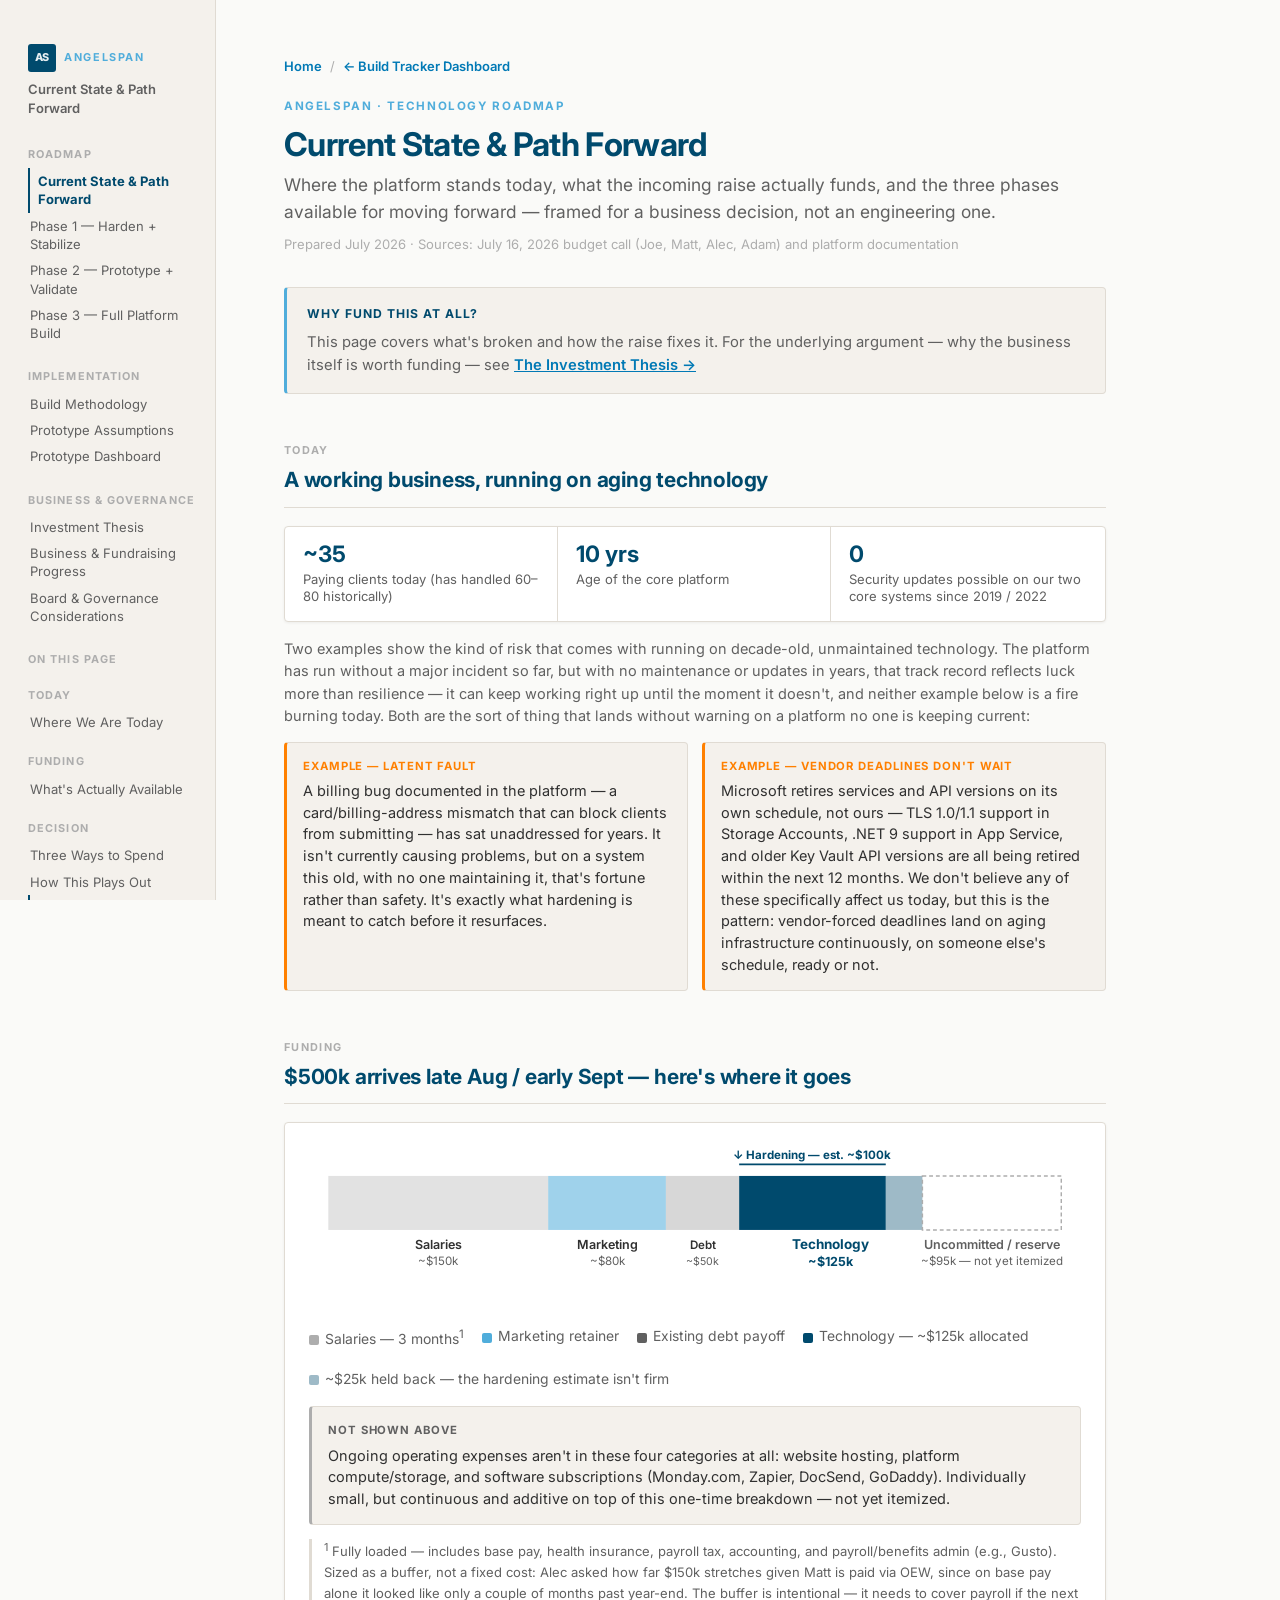
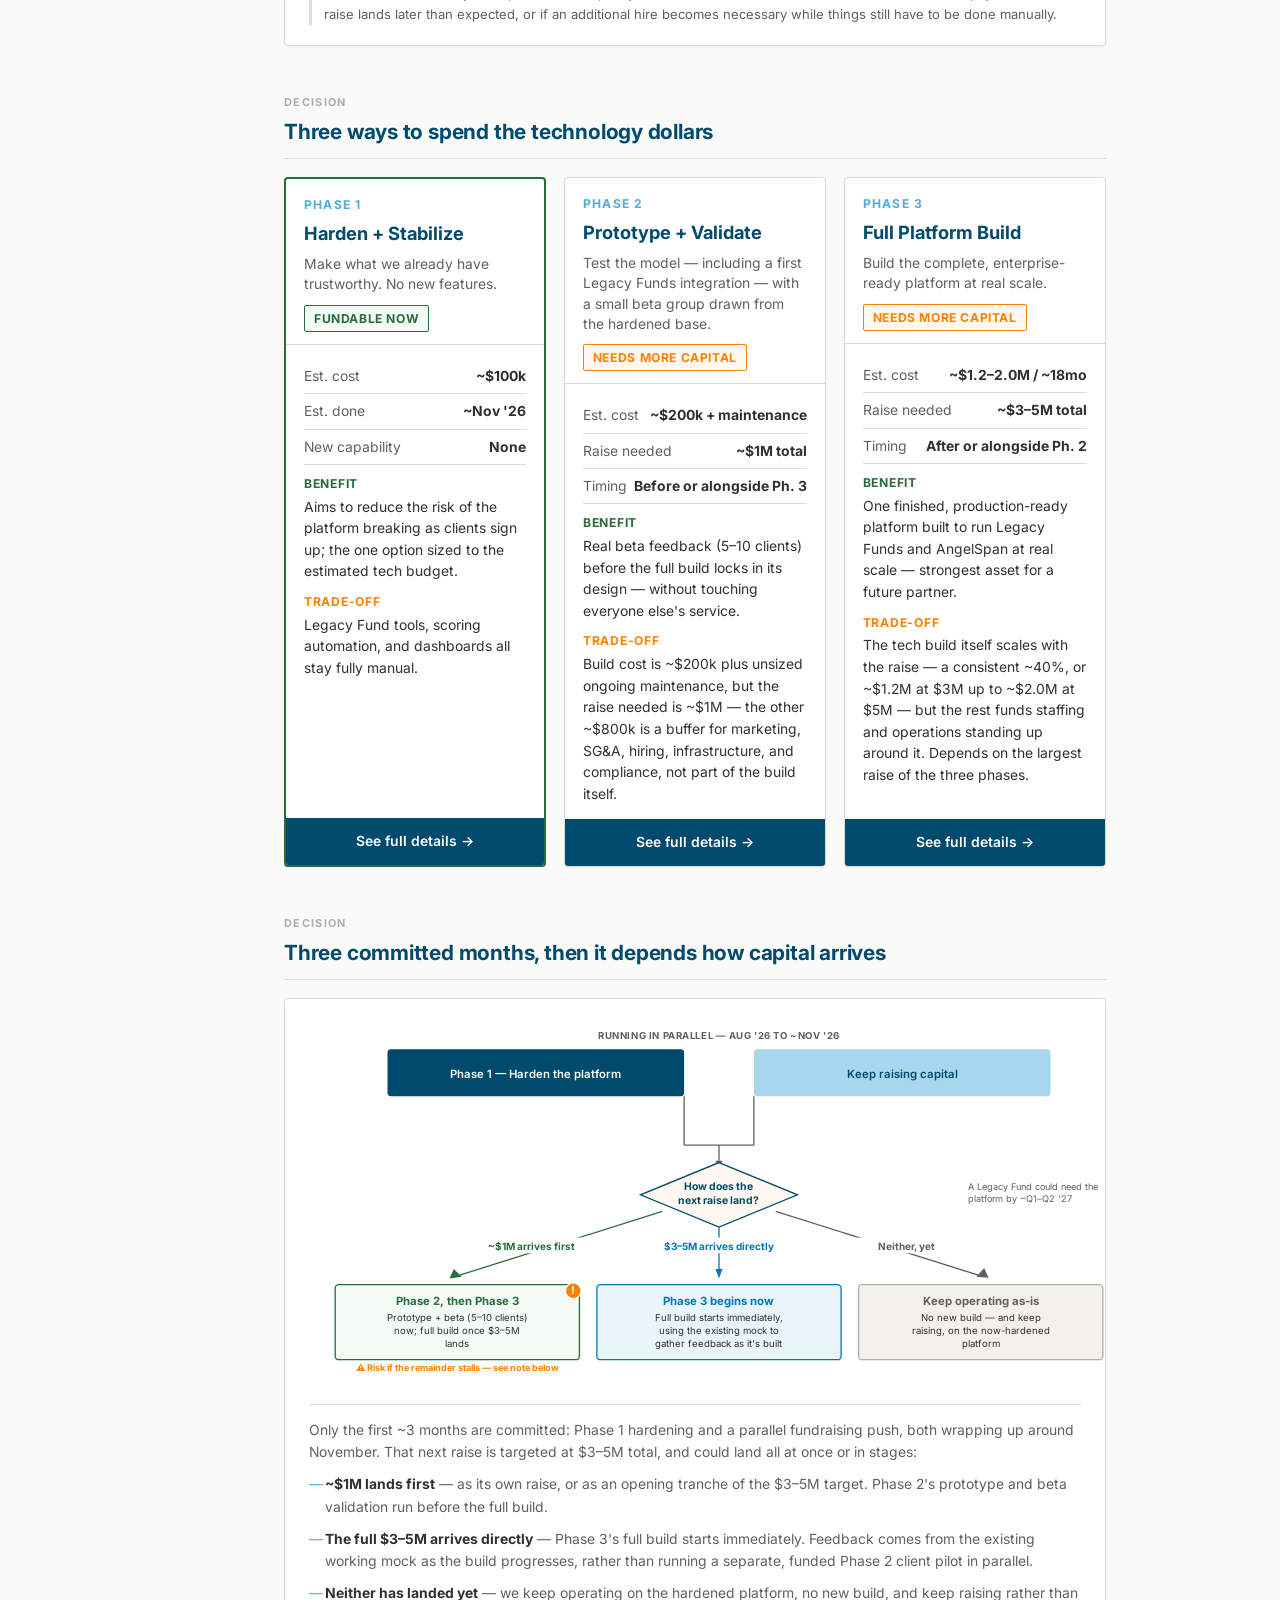
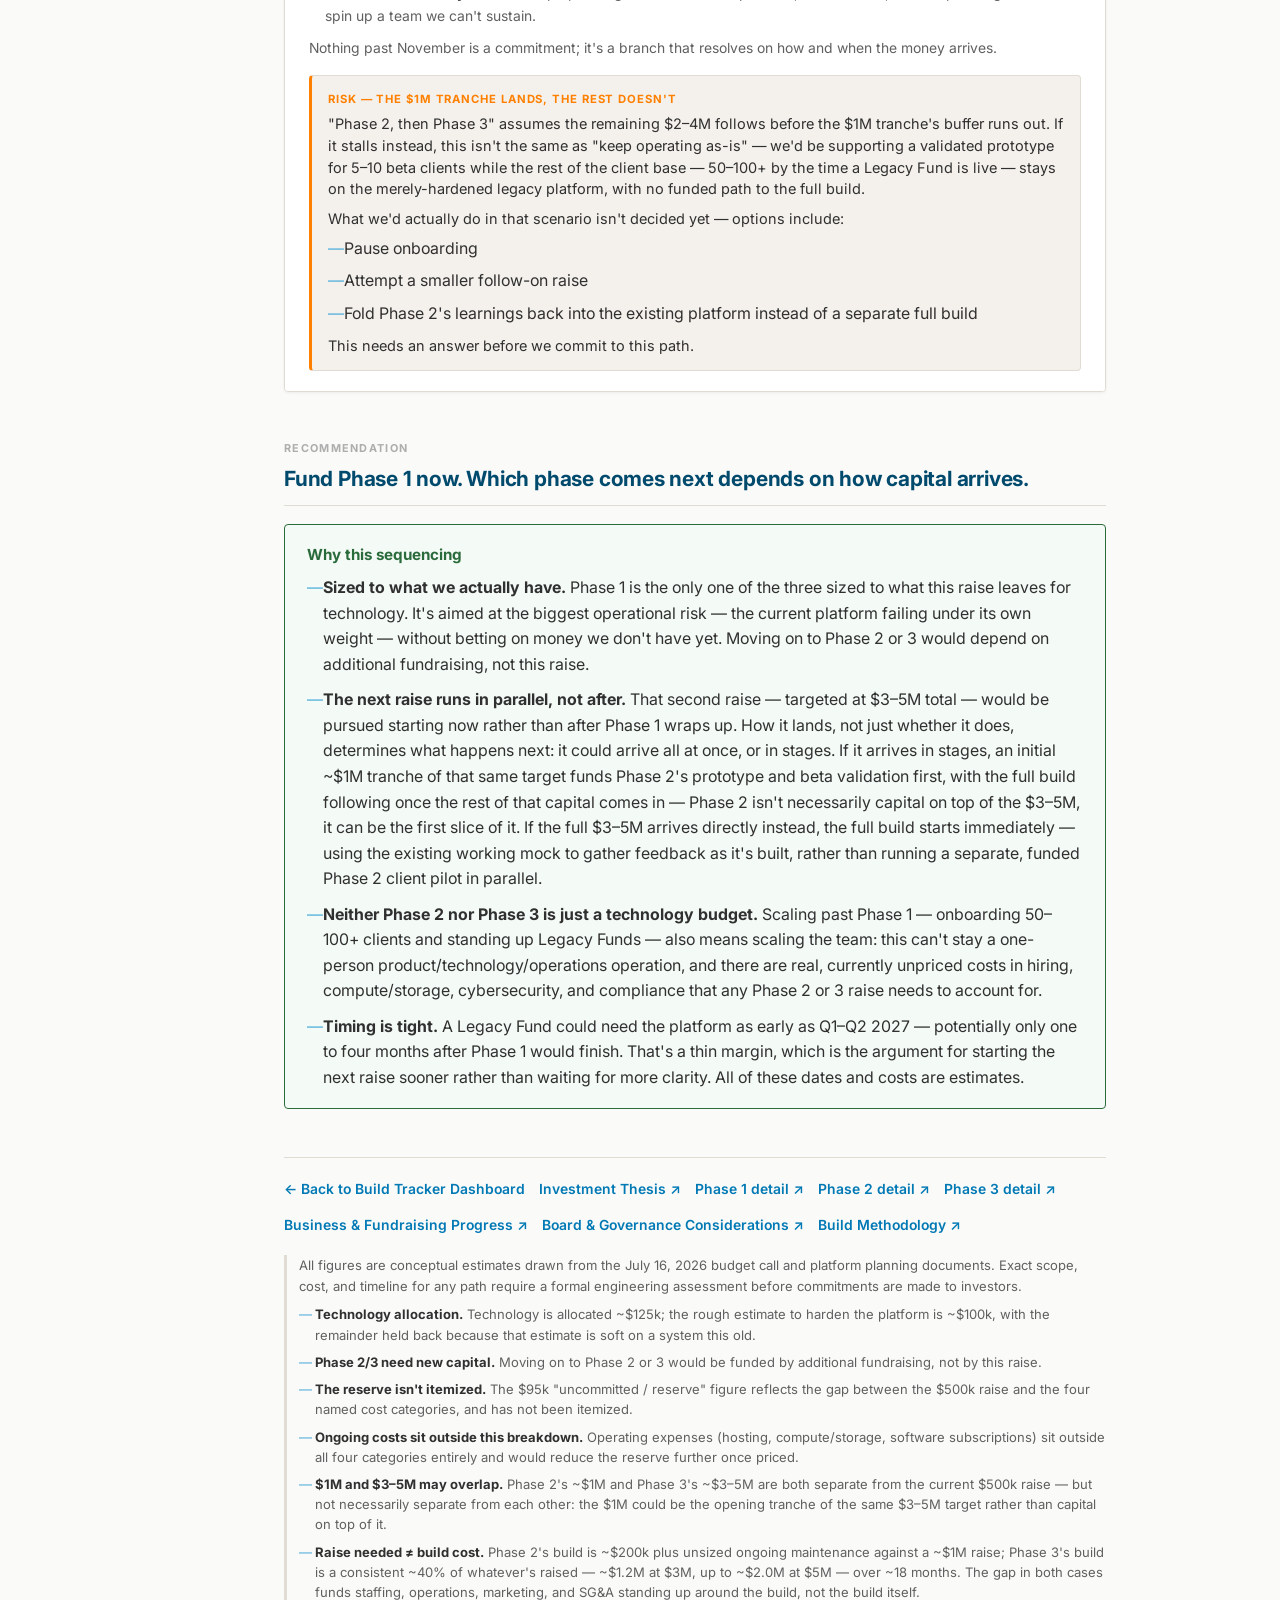
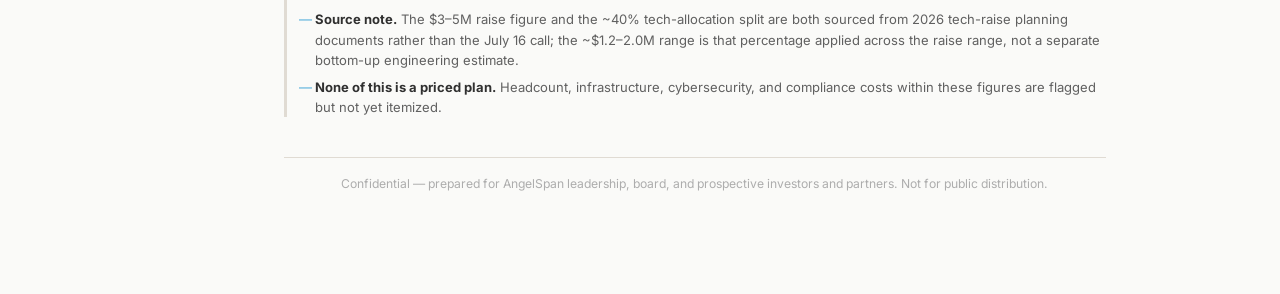
<file: roadmap_presentation.html>
<!DOCTYPE html>
<html lang="en">
<head>
<meta charset="UTF-8">
<meta name="viewport" content="width=device-width, initial-scale=1.0">
<title>AngelSpan — Current State &amp; Path Forward</title>
<link href="https://fonts.googleapis.com/css2?family=Inter:wght@400;500;600;700;800&display=swap" rel="stylesheet">
<link rel="stylesheet" href="shared.css">
<style>
  * { box-sizing: border-box; margin: 0; padding: 0; }
  :root {
    --color-primary: #004A6D;
    --color-primary-light: #0179B5;
    --color-primary-pale: #50ADDB;
    --color-bg: #FAFAF8;
    --color-surface: #F4F1EC;
    --color-raised: #FFFFFF;
    --color-border: #E0DBD3;
    --color-text: #303030;
    --color-text-secondary: #606060;
    --color-text-disabled: #ADADAD;
    --color-success: #2A6B3C;
    --color-success-bg: #F4FAF5;
    --color-warning: #FF8000;
    --color-warning-bg: #FFF8F0;
    --color-info-bg: #EAF4FB;
    --font-sans: 'Inter', -apple-system, BlinkMacSystemFont, 'Segoe UI', sans-serif;
  }
  @media (prefers-color-scheme: dark) {
    :root {
      --color-bg: #0F1219;
      --color-surface: #181C26;
      --color-raised: #1D2130;
      --color-border: #252B3A;
      --color-text: #E4E8F0;
      --color-text-secondary: #94A0B3;
      --color-text-disabled: #4E5870;
      --color-success-bg: rgba(42,107,60,.15);
      --color-warning-bg: rgba(255,128,0,.13);
      --color-info-bg: rgba(1,121,181,.13);
    }
  }
  html { font-size: clamp(14px, 0.5vw + 11px, 18px); -webkit-text-size-adjust: 100%; }
  body { font-family: var(--font-sans); background: var(--color-bg); color: var(--color-text); font-size: 0.9167rem; line-height: 1.6; }

  /* Layout */
  .layout { display: grid; grid-template-columns: 216px 1fr; min-height: 100vh; }
  .toc { position: sticky; top: 0; height: 100vh; overflow-y: auto; padding: 44px 0 44px 28px; border-right: 1px solid var(--color-border); background: var(--color-surface); }
  .toc-brand { font-size: 0.625rem; font-weight: 700; text-transform: uppercase; letter-spacing: .15em; color: var(--color-primary-pale); margin-bottom: 4px; }
  .toc-title { font-size: 0.75rem; font-weight: 600; color: var(--color-text-secondary); margin-bottom: 28px; line-height: 1.45; max-width: 160px; }
  .toc-group { font-size: 0.625rem; font-weight: 700; text-transform: uppercase; letter-spacing: .1em; color: var(--color-text-disabled); margin: 18px 0 5px; }
  .toc nav a { display: block; font-size: 0.75rem; color: var(--color-text-secondary); text-decoration: none; padding: 4px 12px 4px 0; border-left: 2px solid transparent; line-height: 1.4; transition: color .12s, border-color .12s, padding-left .12s; }
  .toc nav a:hover, .toc nav a.on { color: var(--color-primary); border-left-color: var(--color-primary); padding-left: 8px; }
  .toc-pages { margin-bottom: 22px; }
  .toc-pages a { display: block; font-size: 0.75rem; color: var(--color-text-secondary); text-decoration: none; padding: 4px 12px 4px 0; border-left: 2px solid transparent; line-height: 1.4; transition: color .12s, border-color .12s, padding-left .12s; }
  .toc-pages a:hover { color: var(--color-primary-light); border-left-color: var(--color-primary-light); padding-left: 8px; }
  .toc-pages a.page-active { color: var(--color-primary); font-weight: 700; border-left-color: var(--color-primary); padding-left: 8px; }
  .toc-pages a.ext { color: var(--color-text-disabled); }
  .toc-back { display: inline-flex; align-items: center; gap: 5px; font-size: 0.6667rem; color: var(--color-text-disabled); text-decoration: none; margin-bottom: 20px; margin-top: -10px; }
  .toc-back:hover { color: var(--color-primary-light); }
  .toc-mark { width: 28px; height: 28px; background: var(--color-primary); border-radius: 3px; display: inline-flex; align-items: center; justify-content: center; flex-shrink: 0; }
  .toc-mark span { color: rgba(255,255,255,.9); font-size: 0.625rem; font-weight: 800; letter-spacing: -.02em; }
  .toc-wordmark { display: flex; align-items: center; gap: 8px; margin-bottom: 8px; text-decoration: none; }
  .toc-wordmark:hover .toc-name { color: var(--color-primary-light); }
  .toc-name { font-size: 0.625rem; font-weight: 700; text-transform: uppercase; letter-spacing: .15em; color: var(--color-primary-pale); }

  .content { padding: 56px 68px 100px; max-width: min(1400px, 90%); }
  .hero-eyebrow { font-size: 0.6667rem; font-weight: 700; text-transform: uppercase; letter-spacing: .14em; color: var(--color-primary-pale); margin-bottom: 10px; }
  h1 { font-size: 1.875rem; font-weight: 700; color: var(--color-primary); letter-spacing: -.02em; line-height: 1.18; margin-bottom: 8px; text-wrap: balance; }
  .lead { font-size: 1rem; color: var(--color-text-secondary); line-height: 1.55; max-width: min(900px, 100%); margin-bottom: 8px; }
  .hero-meta { font-size: 0.75rem; color: var(--color-text-disabled); margin-bottom: 32px; }

  .sec { margin-top: 48px; scroll-margin-top: 20px; }
  .sec:first-child { margin-top: 0; }
  .sec-label { font-size: 0.625rem; font-weight: 700; text-transform: uppercase; letter-spacing: .12em; color: var(--color-text-disabled); margin-bottom: 4px; }
  .sec h2 { font-size: 1.2rem; font-weight: 700; color: var(--color-primary); border-bottom: 1px solid var(--color-border); padding-bottom: 10px; margin-bottom: 18px; letter-spacing: -.01em; }

  /* Stat row */
  .stat-row { display: flex; flex-wrap: wrap; gap: 0; background: var(--color-raised); border: 1px solid var(--color-border); border-radius: 4px; box-shadow: 0 1px 3px rgba(0,0,0,0.06); margin-bottom: 16px; }
  .stat-cell { flex: 1 1 25%; min-width: 140px; padding: 15px 18px; border-right: 1px solid var(--color-border); }
  .stat-cell:last-child { border-right: none; }
  .stat-cell .v { font-size: 1.3rem; font-weight: 700; color: var(--color-primary); line-height: 1.1; }
  .stat-cell .l { font-size: 0.75rem; color: var(--color-text-secondary); margin-top: 4px; line-height: 1.35; }

  /* Risk callouts */
  .risk-row { display: grid; grid-template-columns: 1fr 1fr; gap: 14px; }
  .risk-card { background: var(--color-surface); border: 1px solid var(--color-border); border-left: 3px solid var(--color-warning); border-radius: 4px; padding: 14px 16px; }
  .risk-card .tag { font-size: 0.65rem; font-weight: 700; text-transform: uppercase; letter-spacing: 0.08em; color: var(--color-warning); margin-bottom: 5px; }
  .risk-card p { font-size: 0.8333rem; color: var(--color-text); line-height: 1.5; }

  /* Funding bar */
  .fund-wrap { background: var(--color-raised); border: 1px solid var(--color-border); border-radius: 4px; padding: 24px 24px 20px; box-shadow: 0 1px 3px rgba(0,0,0,0.06); overflow-x: auto; margin-bottom: 20px; }
  svg.fundbar { width: 100%; height: auto; display: block; min-width: 640px; }
  .fund-legend { display: flex; flex-wrap: wrap; gap: 18px; margin-top: 14px; font-size: 0.8rem; color: var(--color-text-secondary); }
  .fund-legend .sw { display: inline-block; width: 10px; height: 10px; border-radius: 2px; margin-right: 6px; vertical-align: middle; }

  /* Roadmap timeline */
  .roadmap-wrap { background: var(--color-raised); border: 1px solid var(--color-border); border-radius: 4px; padding: 24px 24px 20px; box-shadow: 0 1px 3px rgba(0,0,0,0.06); overflow-x: auto; }
  svg.roadmap { width: 100%; height: auto; display: block; min-width: 820px; }
  .roadmap-note { font-size: 0.8rem; color: var(--color-text-secondary); line-height: 1.6; margin-top: 14px; padding-top: 14px; border-top: 1px solid var(--color-border); }

  /* Path comparison cards */
  .path-grid { display: grid; grid-template-columns: 1fr 1fr 1fr; gap: 18px; }
  .path-card { background: var(--color-raised); border: 1px solid var(--color-border); border-radius: 4px; box-shadow: 0 1px 3px rgba(0,0,0,0.06); overflow: hidden; display: flex; flex-direction: column; }
  .path-card .ph { padding: 16px 18px 12px; border-bottom: 1px solid var(--color-border); }
  .path-card .ph .num { font-size: 0.7rem; font-weight: 700; text-transform: uppercase; letter-spacing: 0.1em; color: var(--color-primary-pale); }
  .path-card .ph h3 { font-size: 1.05rem; font-weight: 700; color: var(--color-primary); margin: 4px 0 6px; }
  .path-card .ph .sub { font-size: 0.8rem; color: var(--color-text-secondary); line-height: 1.45; }
  .badge { display: inline-block; font-size: 0.7rem; font-weight: 700; text-transform: uppercase; letter-spacing: 0.05em; padding: 3px 9px; border-radius: 2px; margin-top: 10px; }
  .badge.now { background: var(--color-success-bg); color: var(--color-success); border: 1px solid var(--color-success); }
  .badge.later { background: var(--color-warning-bg); color: var(--color-warning); border: 1px solid var(--color-warning); }
  .path-card .body { padding: 14px 18px; flex: 1; }
  .path-card .metric-row { display: flex; justify-content: space-between; font-size: 0.8rem; padding: 6px 0; border-bottom: 1px solid var(--color-border); }
  .path-card .metric-row:last-child { border-bottom: none; }
  .path-card .metric-row .k { color: var(--color-text-secondary); }
  .path-card .metric-row .v { font-weight: 700; color: var(--color-text); }
  .path-card .pros, .path-card .cons { font-size: 0.8rem; line-height: 1.55; padding: 10px 0 0; }
  .path-card .pros strong, .path-card .cons strong { display: block; font-size: 0.7rem; text-transform: uppercase; letter-spacing: 0.06em; margin-bottom: 3px; }
  .path-card .pros strong { color: var(--color-success); }
  .path-card .cons strong { color: var(--color-warning); }
  .path-card .cta { display: block; text-align: center; padding: 12px; font-size: 0.8rem; font-weight: 600; color: #fff; background: var(--color-primary); text-decoration: none; }
  .path-card .cta:hover { background: var(--color-primary-light); }
  .path-card.selected { border: 2px solid var(--color-success); }

  /* Recommendation */
  .rec-box { background: var(--color-success-bg); border: 1px solid var(--color-success); border-radius: 4px; padding: 18px 22px; }
  .rec-box h3 { font-size: 0.875rem; font-weight: 700; color: var(--color-success); margin-bottom: 8px; }
  .rec-box p { font-size: 0.875rem; color: var(--color-text); line-height: 1.6; margin-bottom: 9px; }
  .rec-box p:last-child { margin-bottom: 0; }

  /* Bulleted prose — shared by rec-box, risk-card, roadmap-note, caveat */
  ul.bullets { list-style: none; margin: 0; padding: 0; }
  ul.bullets li { position: relative; padding-left: 16px; margin-bottom: 10px; }
  ul.bullets li:last-child { margin-bottom: 0; }
  ul.bullets li::before { content: "—"; position: absolute; left: 0; color: var(--color-primary-pale); }
  ul.bullets.tight li { margin-bottom: 7px; }
  ul.bullets li strong { color: var(--color-text); font-weight: 700; }

  /* Footer links */
  .foot-links { display: flex; flex-wrap: wrap; gap: 14px; padding-top: 20px; border-top: 1px solid var(--color-border); margin-top: 48px; }
  .foot-links a { font-size: 0.8rem; color: var(--color-primary-light); text-decoration: none; font-weight: 600; }
  .foot-links a:hover { text-decoration: underline; }
  .caveat { font-size: 0.75rem; color: var(--color-text-secondary); border-left: 3px solid var(--color-border); padding-left: 12px; line-height: 1.6; margin-top: 18px; }
  .confidential-footer { margin-top: 40px; padding-top: 16px; border-top: 1px solid var(--color-border); font-size: 0.7rem; color: var(--color-text-disabled); text-align: center; }
  .caveat > p { margin-bottom: 8px; }
  .caveat ul.bullets li { line-height: 1.55; }

  @media (max-width: 760px) {
    .layout { grid-template-columns: 1fr; }
    .toc { display: none; }
    .content { padding: 32px 24px 64px; max-width: 100%; }
    .risk-row { grid-template-columns: 1fr; }
    .path-grid { grid-template-columns: 1fr; }
    .stat-cell { flex: 1 1 45%; border-right: none; border-bottom: 1px solid var(--color-border); }
    .stat-cell:nth-last-child(-n+1):nth-child(odd) { border-bottom: none; }
  }
</style>
</head>
<body>
<div class="layout">

<nav class="toc">
  <a href="index.html" class="toc-wordmark" title="Home">
    <div class="toc-mark"><span>AS</span></div>
    <span class="toc-name">AngelSpan</span>
  </a>
  <div class="toc-title">Current State &amp; Path Forward</div>

  <div class="toc-group">Roadmap</div>
  <div class="toc-pages">
    <a href="roadmap_presentation.html" class="page-active">Current State &amp; Path Forward</a>
    <a href="phase1_harden_stabilize.html">Phase 1 — Harden + Stabilize</a>
    <a href="phase2_prototype_validate.html">Phase 2 — Prototype + Validate</a>
    <a href="phase3_full_build.html">Phase 3 — Full Platform Build</a>
  </div>

  <div class="toc-group">Implementation</div>
  <div class="toc-pages">
    <a href="dashboard_strategy.html">Build Methodology</a>
    <a href="prototype_assumptions.html">Prototype Assumptions</a>
    <a href="prototype_dashboard.html">Prototype Dashboard</a>
  </div>

  <div class="toc-group">Business &amp; Governance</div>
  <div class="toc-pages">
    <a href="investment_thesis.html">Investment Thesis</a>
    <a href="progress_dashboard.html">Business &amp; Fundraising Progress</a>
    <a href="board_considerations.html">Board &amp; Governance Considerations</a>
  </div>

  <nav>
    <div class="toc-group">On This Page</div>
    <div class="toc-group">Today</div>
    <a href="#today">Where We Are Today</a>
    <div class="toc-group">Funding</div>
    <a href="#funding">What's Actually Available</a>
    <div class="toc-group">Decision</div>
    <a href="#paths">Three Ways to Spend</a>
    <a href="#playsout">How This Plays Out</a>
    <a href="#recommendation">Recommendation</a>
  </nav>
</nav>

<main class="content">

  <nav class="back-nav">
    <a href="index.html">Home</a>
    <span class="sep">/</span>
    <a href="prototype_dashboard.html">← Build Tracker Dashboard</a>
  </nav>

  <div class="hero-eyebrow">AngelSpan · Technology Roadmap</div>
  <h1>Current State &amp; Path Forward</h1>
  <p class="lead">Where the platform stands today, what the incoming raise actually funds, and the three phases available for moving forward — framed for a business decision, not an engineering one.</p>
  <div class="hero-meta">Prepared July 2026 · Sources: July 16, 2026 budget call (Joe, Matt, Alec, Adam) and platform documentation</div>

  <div style="background: var(--color-surface); border: 1px solid var(--color-border); border-left: 3px solid var(--color-primary-pale); border-radius: 4px; padding: 16px 20px; margin-bottom: 28px;">
    <div style="font-size: 0.7rem; font-weight: 700; text-transform: uppercase; letter-spacing: 0.08em; color: var(--color-primary); margin-bottom: 8px;">Why fund this at all?</div>
    <p style="font-size: 0.85rem; color: var(--color-text-secondary); line-height: 1.55;">This page covers what's broken and how the raise fixes it. For the underlying argument — why the business itself is worth funding — see <a href="investment_thesis.html" style="color: var(--color-primary-light); font-weight: 600;">The Investment Thesis →</a></p>
  </div>

  <!-- CURRENT STATE -->
  <section class="sec" id="today">
    <div class="sec-label">Today</div>
    <h2>A working business, running on aging technology</h2>
    <div class="stat-row">
      <div class="stat-cell"><div class="v">~35</div><div class="l">Paying clients today (has handled 60–80 historically)</div></div>
      <div class="stat-cell"><div class="v">10 yrs</div><div class="l">Age of the core platform</div></div>
      <div class="stat-cell"><div class="v">0</div><div class="l">Security updates possible on our two core systems since 2019 / 2022</div></div>
    </div>
    <p style="font-size:0.8333rem; color:var(--color-text-secondary); line-height:1.55; margin-bottom:14px;">Two examples show the kind of risk that comes with running on decade-old, unmaintained technology. The platform has run without a major incident so far, but with no maintenance or updates in years, that track record reflects luck more than resilience — it can keep working right up until the moment it doesn't, and neither example below is a fire burning today. Both are the sort of thing that lands without warning on a platform no one is keeping current:</p>
    <div class="risk-row">
      <div class="risk-card">
        <div class="tag">Example — latent fault</div>
        <p>A billing bug documented in the platform — a card/billing-address mismatch that can block clients from submitting — has sat unaddressed for years. It isn't currently causing problems, but on a system this old, with no one maintaining it, that's fortune rather than safety. It's exactly what hardening is meant to catch before it resurfaces.</p>
      </div>
      <div class="risk-card">
        <div class="tag">Example — vendor deadlines don't wait</div>
        <p>Microsoft retires services and API versions on its own schedule, not ours — TLS 1.0/1.1 support in Storage Accounts, .NET 9 support in App Service, and older Key Vault API versions are all being retired within the next 12 months. We don't believe any of these specifically affect us today, but this is the pattern: vendor-forced deadlines land on aging infrastructure continuously, on someone else's schedule, ready or not.</p>
      </div>
    </div>
  </section>

  <!-- FUNDING REALITY -->
  <section class="sec" id="funding">
    <div class="sec-label">Funding</div>
    <h2>$500k arrives late Aug / early Sept — here's where it goes</h2>
    <div class="fund-wrap">
      <svg class="fundbar" viewBox="0 0 800 170" xmlns="http://www.w3.org/2000/svg">
        <rect x="20" y="30" width="228" height="56" fill="var(--color-text-disabled)" fill-opacity="0.35"/>
        <rect x="248" y="30" width="122" height="56" fill="var(--color-primary-pale)" fill-opacity="0.55"/>
        <rect x="370" y="30" width="76" height="56" fill="var(--color-text-secondary)" fill-opacity="0.25"/>
        <rect x="446" y="30" width="152" height="56" fill="var(--color-primary)"/>
        <rect x="598" y="30" width="38" height="56" fill="var(--color-primary)" fill-opacity="0.38"/>
        <rect x="636" y="30" width="144" height="56" fill="none" stroke="var(--color-text-disabled)" stroke-width="1.5" stroke-dasharray="4,3"/>
        <text x="134" y="106" font-size="13" text-anchor="middle" fill="var(--color-text)" font-weight="600" font-family="Inter">Salaries</text>
        <text x="134" y="122" font-size="12" text-anchor="middle" fill="var(--color-text-secondary)" font-family="Inter">~$150k</text>
        <text x="309" y="106" font-size="13" text-anchor="middle" fill="var(--color-text)" font-weight="600" font-family="Inter">Marketing</text>
        <text x="309" y="122" font-size="12" text-anchor="middle" fill="var(--color-text-secondary)" font-family="Inter">~$80k</text>
        <text x="408" y="106" font-size="12" text-anchor="middle" fill="var(--color-text)" font-weight="600" font-family="Inter">Debt</text>
        <text x="408" y="122" font-size="11" text-anchor="middle" fill="var(--color-text-secondary)" font-family="Inter">~$50k</text>
        <text x="541" y="106" font-size="14" text-anchor="middle" fill="var(--color-primary)" font-weight="700" font-family="Inter">Technology</text>
        <text x="541" y="123" font-size="13" text-anchor="middle" fill="var(--color-primary)" font-weight="700" font-family="Inter">~$125k</text>
        <text x="708" y="106" font-size="13" text-anchor="middle" fill="var(--color-text-secondary)" font-weight="600" font-family="Inter">Uncommitted / reserve</text>
        <text x="708" y="122" font-size="12" text-anchor="middle" fill="var(--color-text-secondary)" font-family="Inter">~$95k — not yet itemized</text>
        <line x1="446" y1="18" x2="598" y2="18" stroke="var(--color-primary)" stroke-width="2"/>
        <text x="522" y="12" font-size="12" text-anchor="middle" fill="var(--color-primary)" font-weight="700" font-family="Inter">↓ Hardening — est. ~$100k</text>
      </svg>
      <div class="fund-legend">
        <span><span class="sw" style="background:var(--color-text-disabled);"></span>Salaries — 3 months<sup>1</sup></span>
        <span><span class="sw" style="background:var(--color-primary-pale);"></span>Marketing retainer</span>
        <span><span class="sw" style="background:var(--color-text-secondary);"></span>Existing debt payoff</span>
        <span><span class="sw" style="background:var(--color-primary);"></span>Technology — ~$125k allocated</span>
        <span><span class="sw" style="background:var(--color-primary);opacity:0.38;"></span>~$25k held back — the hardening estimate isn't firm</span>
      </div>
      <div class="risk-card" style="margin-top:16px; border-left-color: var(--color-text-disabled); background: var(--color-surface);">
        <div class="tag" style="color: var(--color-text-secondary);">Not shown above</div>
        <p>Ongoing operating expenses aren't in these four categories at all: website hosting, platform compute/storage, and software subscriptions (Monday.com, Zapier, DocSend, GoDaddy). Individually small, but continuous and additive on top of this one-time breakdown — not yet itemized.</p>
      </div>
      <p style="font-size:0.75rem; color:var(--color-text-secondary); line-height:1.6; margin-top:14px; border-left:3px solid var(--color-border); padding-left:12px;"><sup>1</sup> Fully loaded — includes base pay, health insurance, payroll tax, accounting, and payroll/benefits admin (e.g., Gusto). Sized as a buffer, not a fixed cost: Alec asked how far $150k stretches given Matt is paid via OEW, since on base pay alone it looked like only a couple of months past year-end. The buffer is intentional — it needs to cover payroll if the next raise lands later than expected, or if an additional hire becomes necessary while things still have to be done manually.</p>
    </div>
  </section>

  <!-- THREE PATHS -->
  <section class="sec" id="paths">
    <div class="sec-label">Decision</div>
    <h2>Three ways to spend the technology dollars</h2>
    <div class="path-grid">

      <div class="path-card selected">
        <div class="ph">
          <div class="num">Phase 1</div>
          <h3>Harden + Stabilize</h3>
          <div class="sub">Make what we already have trustworthy. No new features.</div>
          <span class="badge now">Fundable now</span>
        </div>
        <div class="body">
          <div class="metric-row"><span class="k">Est. cost</span><span class="v">~$100k</span></div>
          <div class="metric-row"><span class="k">Est. done</span><span class="v">~Nov '26</span></div>
          <div class="metric-row"><span class="k">New capability</span><span class="v">None</span></div>
          <div class="pros"><strong>Benefit</strong>Aims to reduce the risk of the platform breaking as clients sign up; the one option sized to the estimated tech budget.</div>
          <div class="cons"><strong>Trade-off</strong>Legacy Fund tools, scoring automation, and dashboards all stay fully manual.</div>
        </div>
        <a class="cta" href="phase1_harden_stabilize.html">See full details →</a>
      </div>

      <div class="path-card">
        <div class="ph">
          <div class="num">Phase 2</div>
          <h3>Prototype + Validate</h3>
          <div class="sub">Test the model — including a first Legacy Funds integration — with a small beta group drawn from the hardened base.</div>
          <span class="badge later">Needs more capital</span>
        </div>
        <div class="body">
          <div class="metric-row"><span class="k">Est. cost</span><span class="v">~$200k + maintenance</span></div>
          <div class="metric-row"><span class="k">Raise needed</span><span class="v">~$1M total</span></div>
          <div class="metric-row"><span class="k">Timing</span><span class="v">Before or alongside Ph. 3</span></div>
          <div class="pros"><strong>Benefit</strong>Real beta feedback (5–10 clients) before the full build locks in its design — without touching everyone else's service.</div>
          <div class="cons"><strong>Trade-off</strong>Build cost is ~$200k plus unsized ongoing maintenance, but the raise needed is ~$1M — the other ~$800k is a buffer for marketing, SG&amp;A, hiring, infrastructure, and compliance, not part of the build itself.</div>
        </div>
        <a class="cta" href="phase2_prototype_validate.html">See full details →</a>
      </div>

      <div class="path-card">
        <div class="ph">
          <div class="num">Phase 3</div>
          <h3>Full Platform Build</h3>
          <div class="sub">Build the complete, enterprise-ready platform at real scale.</div>
          <span class="badge later">Needs more capital</span>
        </div>
        <div class="body">
          <div class="metric-row"><span class="k">Est. cost</span><span class="v">~$1.2–2.0M / ~18mo</span></div>
          <div class="metric-row"><span class="k">Raise needed</span><span class="v">~$3–5M total</span></div>
          <div class="metric-row"><span class="k">Timing</span><span class="v">After or alongside Ph. 2</span></div>
          <div class="pros"><strong>Benefit</strong>One finished, production-ready platform built to run Legacy Funds and AngelSpan at real scale — strongest asset for a future partner.</div>
          <div class="cons"><strong>Trade-off</strong>The tech build itself scales with the raise — a consistent ~40%, or ~$1.2M at $3M up to ~$2.0M at $5M — but the rest funds staffing and operations standing up around it. Depends on the largest raise of the three phases.</div>
        </div>
        <a class="cta" href="phase3_full_build.html">See full details →</a>
      </div>

    </div>
  </section>

  <!-- 18-MONTH ROADMAP -->
  <section class="sec" id="playsout">
    <div class="sec-label">Decision</div>
    <h2>Three committed months, then it depends how capital arrives</h2>
    <div class="roadmap-wrap">
      <svg class="roadmap" viewBox="0 0 940 420" xmlns="http://www.w3.org/2000/svg">
        <!-- ── Step 1: two parallel activities, Aug–Nov ── -->
        <text x="470" y="18" font-size="11" font-weight="700" fill="var(--color-text-secondary)" text-anchor="middle" font-family="Inter" letter-spacing="0.06em">RUNNING IN PARALLEL — AUG '26 TO ~NOV '26</text>
        <rect x="90" y="30" width="340" height="54" rx="4" fill="var(--color-primary)"/>
        <text x="260" y="63" font-size="13" font-weight="600" fill="#ffffff" text-anchor="middle" font-family="Inter">Phase 1 — Harden the platform</text>
        <rect x="510" y="30" width="340" height="54" rx="4" fill="var(--color-primary-pale)" fill-opacity="0.5"/>
        <text x="680" y="63" font-size="13" font-weight="600" fill="var(--color-primary)" text-anchor="middle" font-family="Inter">Keep raising capital</text>

        <!-- ── Convergence to decision point ── -->
        <line x1="430" y1="84" x2="430" y2="140" stroke="var(--color-text-secondary)" stroke-width="1.5"/>
        <line x1="510" y1="84" x2="510" y2="140" stroke="var(--color-text-secondary)" stroke-width="1.5"/>
        <line x1="430" y1="140" x2="470" y2="140" stroke="var(--color-text-secondary)" stroke-width="1.5"/>
        <line x1="510" y1="140" x2="470" y2="140" stroke="var(--color-text-secondary)" stroke-width="1.5"/>
        <line x1="470" y1="140" x2="470" y2="158" stroke="var(--color-text-secondary)" stroke-width="1.5"/>
        <polygon points="466,158 470,166 474,158" fill="var(--color-text-secondary)"/>

        <!-- ── Step 2: the decision diamond ── -->
        <polygon points="470,160 560,197 470,234 380,197" fill="var(--color-warning-bg)" stroke="var(--color-primary)" stroke-width="1.5"/>
        <text x="470" y="192" font-size="12" font-weight="700" fill="var(--color-primary)" text-anchor="middle" font-family="Inter">How does the</text>
        <text x="470" y="208" font-size="12" font-weight="700" fill="var(--color-primary)" text-anchor="middle" font-family="Inter">next raise land?</text>
        <text x="755" y="192" font-size="10.5" fill="var(--color-text-secondary)" text-anchor="start" font-family="Inter">A Legacy Fund could need the</text>
        <text x="755" y="205" font-size="10.5" fill="var(--color-text-secondary)" text-anchor="start" font-family="Inter">platform by ~Q1–Q2 '27</text>

        <!-- ── Step 3: the three-way fork ── -->
        <line x1="405" y1="216" x2="170" y2="290" stroke="var(--color-success)" stroke-width="1.5"/>
        <polygon points="166,282 161,293 175,291" fill="var(--color-success)"/>
        <rect x="180" y="246" width="150" height="18" fill="var(--color-raised)"/>
        <text x="255" y="260" font-size="11.5" font-weight="700" fill="var(--color-success)" text-anchor="middle" font-family="Inter">~$1M arrives first</text>

        <line x1="470" y1="234" x2="470" y2="290" stroke="var(--color-primary-light)" stroke-width="1.5"/>
        <polygon points="466,282 470,293 474,282" fill="var(--color-primary-light)"/>
        <rect x="385" y="246" width="170" height="18" fill="var(--color-raised)"/>
        <text x="470" y="260" font-size="11.5" font-weight="700" fill="var(--color-primary-light)" text-anchor="middle" font-family="Inter">$3–5M arrives directly</text>

        <line x1="535" y1="216" x2="770" y2="290" stroke="var(--color-text-secondary)" stroke-width="1.5"/>
        <polygon points="765,291 779,292 774,281" fill="var(--color-text-secondary)"/>
        <rect x="622" y="246" width="126" height="18" fill="var(--color-raised)"/>
        <text x="685" y="260" font-size="11.5" font-weight="700" fill="var(--color-text-secondary)" text-anchor="middle" font-family="Inter">Neither, yet</text>

        <!-- ── Bottom row: three outcome boxes ── -->
        <rect x="30" y="300" width="280" height="86" rx="4" fill="var(--color-success-bg)" stroke="var(--color-success)" stroke-width="1.5"/>
        <text x="170" y="323" font-size="13" font-weight="700" fill="var(--color-success)" text-anchor="middle" font-family="Inter">Phase 2, then Phase 3</text>
        <text x="170" y="342" font-size="11" fill="var(--color-text)" text-anchor="middle" font-family="Inter">Prototype + beta (5–10 clients)</text>
        <text x="170" y="357" font-size="11" fill="var(--color-text)" text-anchor="middle" font-family="Inter">now; full build once $3–5M</text>
        <text x="170" y="372" font-size="11" fill="var(--color-text)" text-anchor="middle" font-family="Inter">lands</text>
        <g>
          <title>Risk: if the remaining $2–4M doesn't follow the opening ~$1M tranche, this becomes an indefinite state — a validated prototype for 5–10 clients with no funded path to Phase 3. See "Risk — the $1M tranche lands, the rest doesn't" below.</title>
          <circle cx="303" cy="307" r="9" fill="var(--color-warning)" stroke="var(--color-raised)" stroke-width="1.5"/>
          <text x="303" y="311" font-size="12" font-weight="800" fill="#ffffff" text-anchor="middle" font-family="Inter">!</text>
        </g>
        <text x="170" y="399" font-size="10.5" font-weight="700" fill="var(--color-warning)" text-anchor="middle" font-family="Inter">⚠ Risk if the remainder stalls — see note below</text>

        <rect x="330" y="300" width="280" height="86" rx="4" fill="var(--color-info-bg)" stroke="var(--color-primary-light)" stroke-width="1.5"/>
        <text x="470" y="323" font-size="13" font-weight="700" fill="var(--color-primary-light)" text-anchor="middle" font-family="Inter">Phase 3 begins now</text>
        <text x="470" y="342" font-size="11" fill="var(--color-text)" text-anchor="middle" font-family="Inter">Full build starts immediately,</text>
        <text x="470" y="357" font-size="11" fill="var(--color-text)" text-anchor="middle" font-family="Inter">using the existing mock to</text>
        <text x="470" y="372" font-size="11" fill="var(--color-text)" text-anchor="middle" font-family="Inter">gather feedback as it's built</text>

        <rect x="630" y="300" width="280" height="86" rx="4" fill="var(--color-surface)" stroke="var(--color-text-disabled)" stroke-width="1.5"/>
        <text x="770" y="323" font-size="13" font-weight="700" fill="var(--color-text-secondary)" text-anchor="middle" font-family="Inter">Keep operating as-is</text>
        <text x="770" y="342" font-size="11" fill="var(--color-text)" text-anchor="middle" font-family="Inter">No new build — and keep</text>
        <text x="770" y="357" font-size="11" fill="var(--color-text)" text-anchor="middle" font-family="Inter">raising, on the now-hardened</text>
        <text x="770" y="372" font-size="11" fill="var(--color-text)" text-anchor="middle" font-family="Inter">platform</text>
      </svg>
      <p class="roadmap-note">Only the first ~3 months are committed: Phase 1 hardening and a parallel fundraising push, both wrapping up around November. That next raise is targeted at $3–5M total, and could land all at once or in stages:</p>
      <ul class="bullets" style="margin-top:10px; font-size:0.8rem; color:var(--color-text-secondary); line-height:1.6;">
        <li><strong>~$1M lands first</strong> — as its own raise, or as an opening tranche of the $3–5M target. Phase 2's prototype and beta validation run before the full build.</li>
        <li><strong>The full $3–5M arrives directly</strong> — Phase 3's full build starts immediately. Feedback comes from the existing working mock as the build progresses, rather than running a separate, funded Phase 2 client pilot in parallel.</li>
        <li><strong>Neither has landed yet</strong> — we keep operating on the hardened platform, no new build, and keep raising rather than spin up a team we can't sustain.</li>
      </ul>
      <p class="roadmap-note" style="margin-top:10px; padding-top:0; border-top:none;">Nothing past November is a commitment; it's a branch that resolves on how and when the money arrives.</p>
      <div class="risk-card" style="margin-top:16px;">
        <div class="tag">Risk — the $1M tranche lands, the rest doesn't</div>
        <p>"Phase 2, then Phase 3" assumes the remaining $2–4M follows before the $1M tranche's buffer runs out. If it stalls instead, this isn't the same as "keep operating as-is" — we'd be supporting a validated prototype for 5–10 beta clients while the rest of the client base — 50–100+ by the time a Legacy Fund is live — stays on the merely-hardened legacy platform, with no funded path to the full build.</p>
        <p style="margin-top:8px;">What we'd actually do in that scenario isn't decided yet — options include:</p>
        <ul class="bullets tight" style="margin-top:6px;">
          <li>Pause onboarding</li>
          <li>Attempt a smaller follow-on raise</li>
          <li>Fold Phase 2's learnings back into the existing platform instead of a separate full build</li>
        </ul>
        <p style="margin-top:8px;">This needs an answer before we commit to this path.</p>
      </div>
    </div>
  </section>

  <!-- RECOMMENDATION -->
  <section class="sec" id="recommendation">
    <div class="sec-label">Recommendation</div>
    <h2>Fund Phase 1 now. Which phase comes next depends on how capital arrives.</h2>
    <div class="rec-box">
      <h3>Why this sequencing</h3>
      <ul class="bullets">
        <li><strong>Sized to what we actually have.</strong> Phase 1 is the only one of the three sized to what this raise leaves for technology. It's aimed at the biggest operational risk — the current platform failing under its own weight — without betting on money we don't have yet. Moving on to Phase 2 or 3 would depend on additional fundraising, not this raise.</li>
        <li><strong>The next raise runs in parallel, not after.</strong> That second raise — targeted at $3–5M total — would be pursued starting now rather than after Phase 1 wraps up. How it lands, not just whether it does, determines what happens next: it could arrive all at once, or in stages. If it arrives in stages, an initial ~$1M tranche of that same target funds Phase 2's prototype and beta validation first, with the full build following once the rest of that capital comes in — Phase 2 isn't necessarily capital on top of the $3–5M, it can be the first slice of it. If the full $3–5M arrives directly instead, the full build starts immediately — using the existing working mock to gather feedback as it's built, rather than running a separate, funded Phase 2 client pilot in parallel.</li>
        <li><strong>Neither Phase 2 nor Phase 3 is just a technology budget.</strong> Scaling past Phase 1 — onboarding 50–100+ clients and standing up Legacy Funds — also means scaling the team: this can't stay a one-person product/technology/operations operation, and there are real, currently unpriced costs in hiring, compute/storage, cybersecurity, and compliance that any Phase 2 or 3 raise needs to account for.</li>
        <li><strong>Timing is tight.</strong> A Legacy Fund could need the platform as early as Q1–Q2 2027 — potentially only one to four months after Phase 1 would finish. That's a thin margin, which is the argument for starting the next raise sooner rather than waiting for more clarity. All of these dates and costs are estimates.</li>
      </ul>
    </div>
  </section>

  <div class="foot-links">
    <a href="prototype_dashboard.html">← Back to Build Tracker Dashboard</a>
    <a href="investment_thesis.html">Investment Thesis ↗</a>
    <a href="phase1_harden_stabilize.html">Phase 1 detail ↗</a>
    <a href="phase2_prototype_validate.html">Phase 2 detail ↗</a>
    <a href="phase3_full_build.html">Phase 3 detail ↗</a>
    <a href="progress_dashboard.html">Business &amp; Fundraising Progress ↗</a>
    <a href="board_considerations.html">Board &amp; Governance Considerations ↗</a>
    <a href="dashboard_strategy.html">Build Methodology ↗</a>
  </div>

  <div class="caveat">
    <p>All figures are conceptual estimates drawn from the July 16, 2026 budget call and platform planning documents. Exact scope, cost, and timeline for any path require a formal engineering assessment before commitments are made to investors.</p>
    <ul class="bullets tight">
      <li><strong>Technology allocation.</strong> Technology is allocated ~$125k; the rough estimate to harden the platform is ~$100k, with the remainder held back because that estimate is soft on a system this old.</li>
      <li><strong>Phase 2/3 need new capital.</strong> Moving on to Phase 2 or 3 would be funded by additional fundraising, not by this raise.</li>
      <li><strong>The reserve isn't itemized.</strong> The $95k "uncommitted / reserve" figure reflects the gap between the $500k raise and the four named cost categories, and has not been itemized.</li>
      <li><strong>Ongoing costs sit outside this breakdown.</strong> Operating expenses (hosting, compute/storage, software subscriptions) sit outside all four categories entirely and would reduce the reserve further once priced.</li>
      <li><strong>$1M and $3–5M may overlap.</strong> Phase 2's ~$1M and Phase 3's ~$3–5M are both separate from the current $500k raise — but not necessarily separate from each other: the $1M could be the opening tranche of the same $3–5M target rather than capital on top of it.</li>
      <li><strong>Raise needed ≠ build cost.</strong> Phase 2's build is ~$200k plus unsized ongoing maintenance against a ~$1M raise; Phase 3's build is a consistent ~40% of whatever's raised — ~$1.2M at $3M, up to ~$2.0M at $5M — over ~18 months. The gap in both cases funds staffing, operations, marketing, and SG&amp;A standing up around the build, not the build itself.</li>
      <li><strong>Source note.</strong> The $3–5M raise figure and the ~40% tech-allocation split are both sourced from 2026 tech-raise planning documents rather than the July 16 call; the ~$1.2–2.0M range is that percentage applied across the raise range, not a separate bottom-up engineering estimate.</li>
      <li><strong>None of this is a priced plan.</strong> Headcount, infrastructure, cybersecurity, and compliance costs within these figures are flagged but not yet itemized.</li>
    </ul>
  </div>

  <div class="confidential-footer">Confidential — prepared for AngelSpan leadership, board, and prospective investors and partners. Not for public distribution.</div>

</main>
</div>

<script>
const secs = document.querySelectorAll('.sec[id]');
const links = document.querySelectorAll('.toc nav a');
const io = new IntersectionObserver(entries => {
  entries.forEach(e => {
    if (e.isIntersecting) {
      links.forEach(l => l.classList.remove('on'));
      const a = document.querySelector(`.toc nav a[href="#${e.target.id}"]`);
      if (a) a.classList.add('on');
    }
  });
}, { rootMargin: '-15% 0px -75% 0px' });
secs.forEach(s => io.observe(s));
</script>
</body>
</html>
</file>
<file: shared.css>
/* AngelSpan / Legacy Funds — shared design tokens and cross-page navigation.
   Source of truth: design-system/DESIGN_SYSTEM.md — keep values in sync.
   Linked by every page in slides/ so colors, type, and the back-nav stay identical. */

:root {
  --color-primary: #004A6D;
  --color-primary-light: #0179B5;
  --color-primary-pale: #50ADDB;
  --color-bg: #FAFAF8;
  --color-surface: #F4F1EC;
  --color-border: #E0DBD3;
  --color-text: #303030;
  --color-text-secondary: #606060;
  --color-text-disabled: #ADADAD;
  --color-success: #2A6B3C;
  --color-warning: #FF8000;
  --color-error: #CF1F3F;
  --color-lf-primary: #1B3D5F;
  --font-sans: 'Inter', -apple-system, BlinkMacSystemFont, 'Segoe UI', Helvetica, Arial, sans-serif;
}

/* Cross-page navigation. Place as the first element inside each page's
   main content container so it inherits that container's width/padding. */
.back-nav {
  display: flex;
  align-items: center;
  flex-wrap: wrap;
  gap: 8px;
  font-size: 13px;
  margin-bottom: 20px;
}
.back-nav a {
  display: inline-flex;
  align-items: center;
  gap: 5px;
  color: var(--color-primary-light);
  text-decoration: none;
  font-weight: 600;
}
.back-nav a:hover { text-decoration: underline; }
.back-nav .sep { color: var(--color-text-disabled); }
</file>
